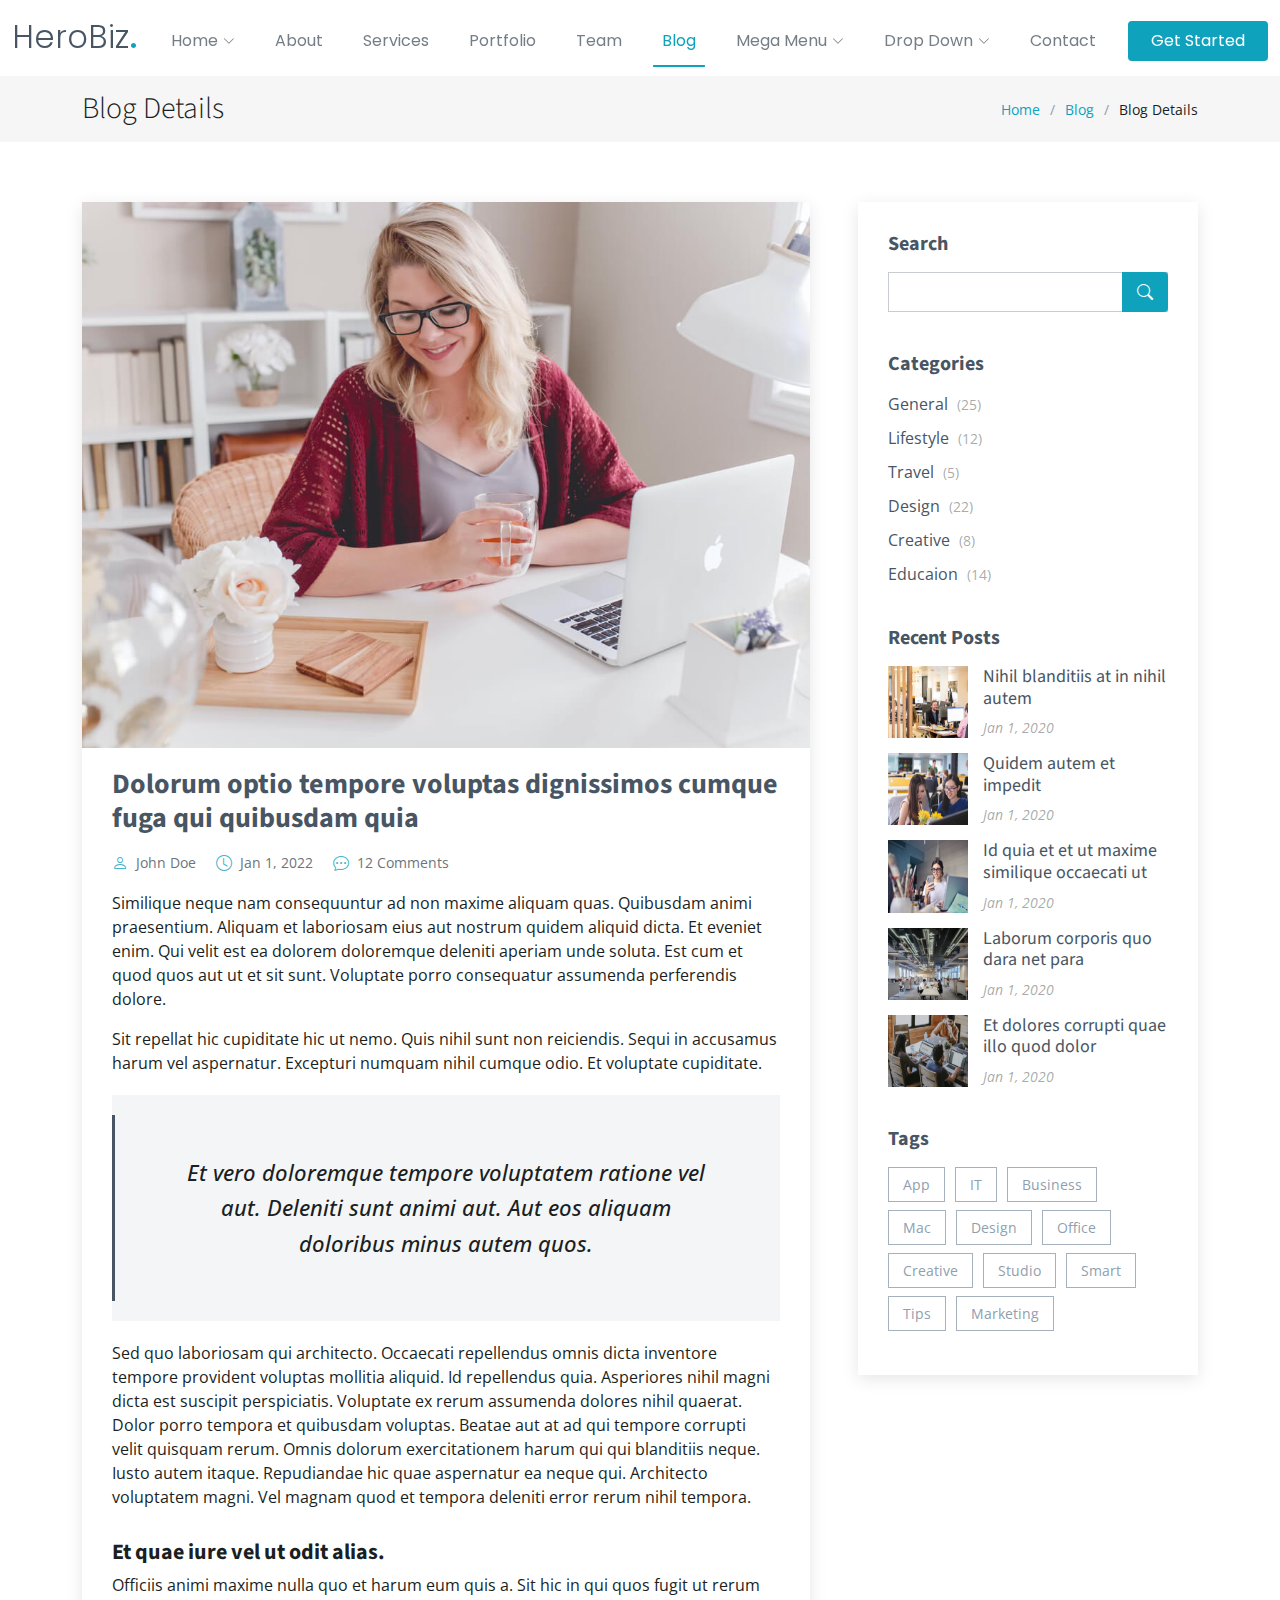
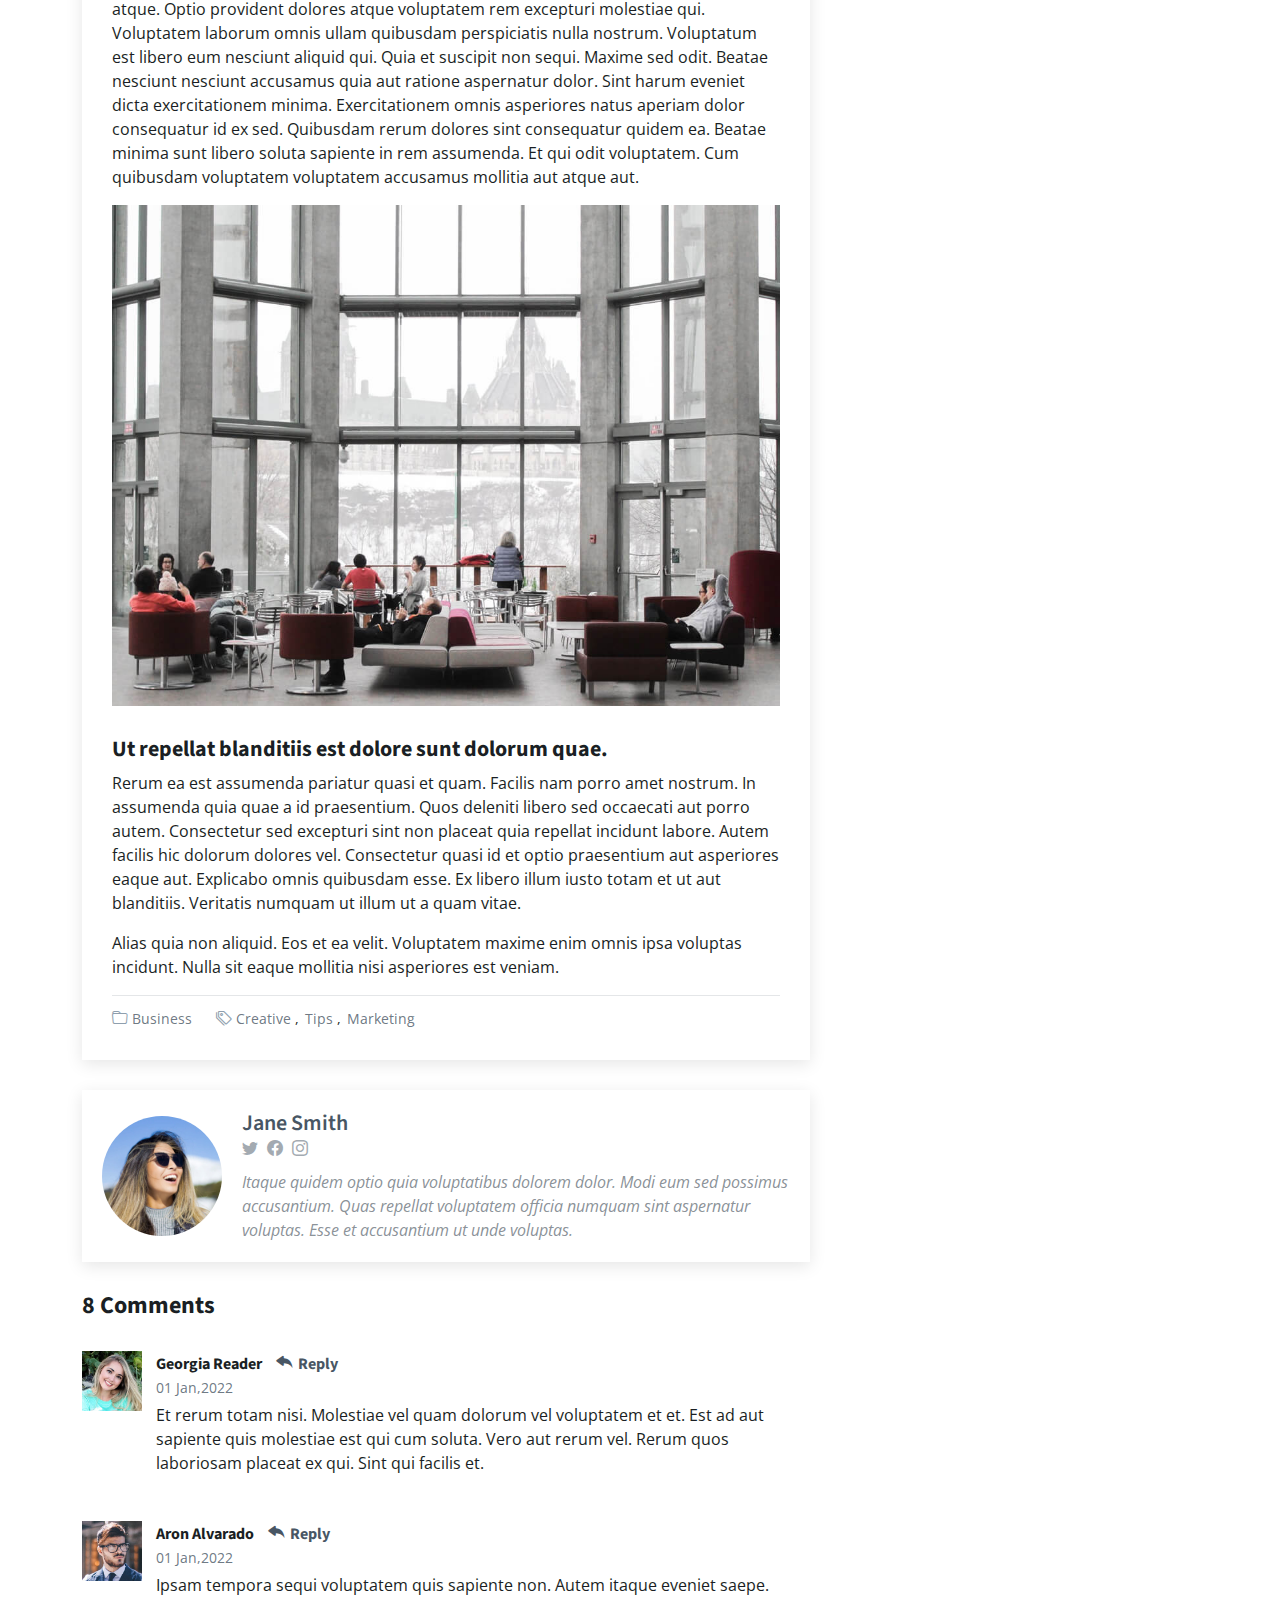
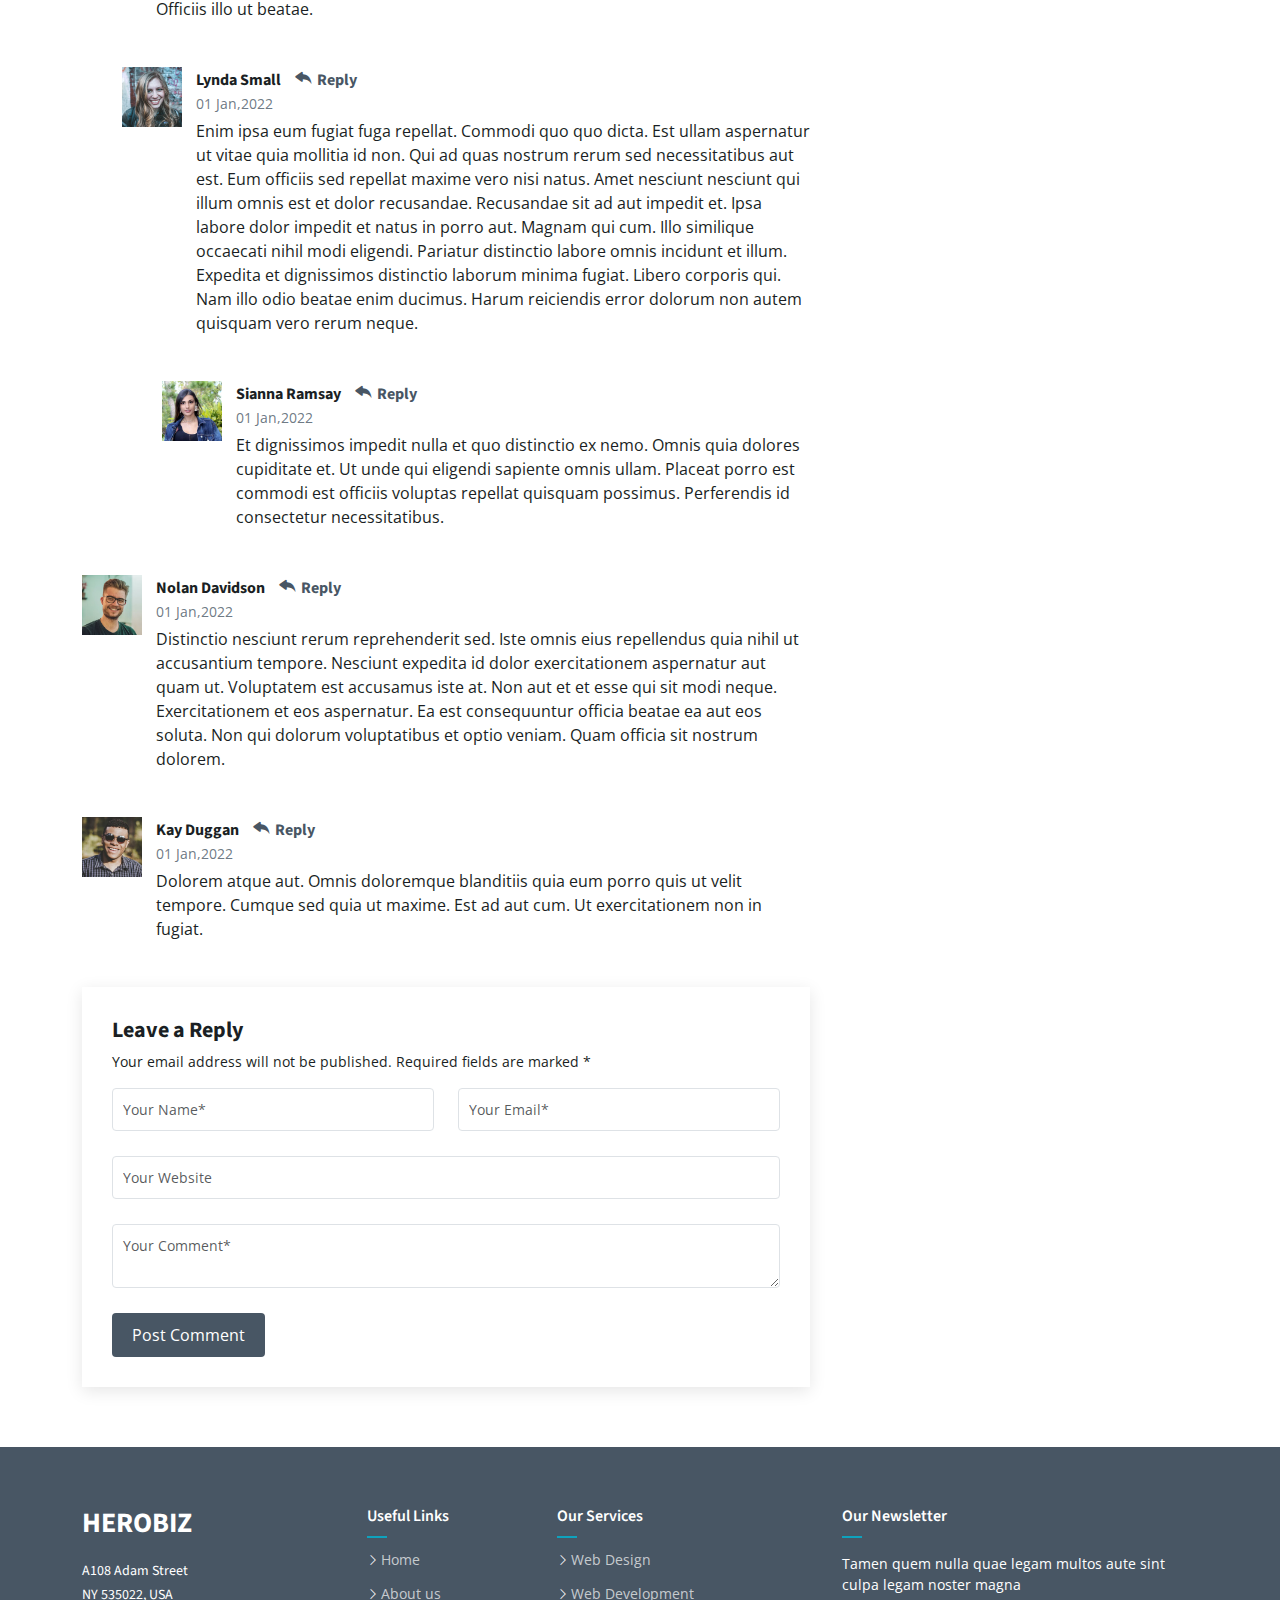
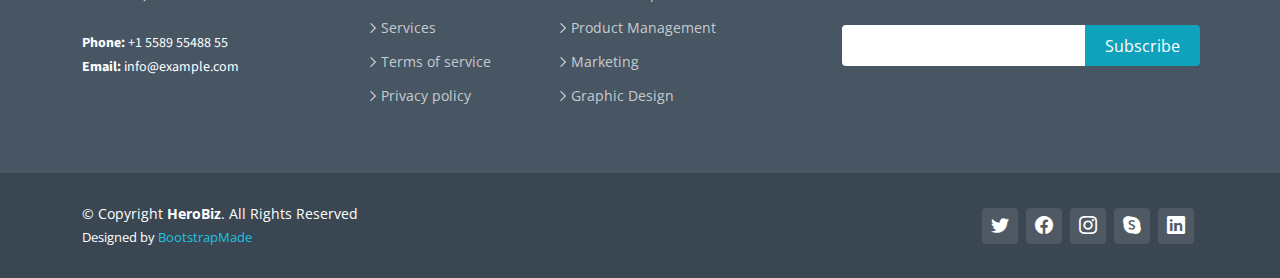
<file: blog-details.html>
<!DOCTYPE html>
<html lang="en">

<head>
  <meta charset="utf-8">
  <meta content="width=device-width, initial-scale=1.0" name="viewport">

  <title>Blog Details - HeroBiz Bootstrap Template</title>
  <meta content="" name="description">
  <meta content="" name="keywords">

  <!-- Favicons -->
  <link href="assets/img/favicon.png" rel="icon">
  <link href="assets/img/apple-touch-icon.png" rel="apple-touch-icon">

  <!-- Google Fonts -->
  <link rel="preconnect" href="https://fonts.googleapis.com">
  <link rel="preconnect" href="https://fonts.gstatic.com" crossorigin>
  <link href="https://fonts.googleapis.com/css2?family=Open+Sans:ital,wght@0,300;0,400;0,500;0,600;0,700;1,300;1,400;1,500;1,600;1,700&family=Poppins:ital,wght@0,300;0,400;0,500;0,600;0,700;1,300;1,400;1,500;1,600;1,700&family=Source+Sans+Pro:ital,wght@0,300;0,400;0,600;0,700;1,300;1,400;1,600;1,700&display=swap" rel="stylesheet">

  <!-- Vendor CSS Files -->
  <link href="assets/vendor/bootstrap/css/bootstrap.min.css" rel="stylesheet">
  <link href="assets/vendor/bootstrap-icons/bootstrap-icons.css" rel="stylesheet">
  <link href="assets/vendor/aos/aos.css" rel="stylesheet">
  <link href="assets/vendor/glightbox/css/glightbox.min.css" rel="stylesheet">
  <link href="assets/vendor/swiper/swiper-bundle.min.css" rel="stylesheet">

  <!-- Variables CSS Files. Uncomment your preferred color scheme -->
  <link href="assets/css/variables.css" rel="stylesheet">
  <!-- <link href="assets/css/variables-blue.css" rel="stylesheet"> -->
  <!-- <link href="assets/css/variables-green.css" rel="stylesheet"> -->
  <!-- <link href="assets/css/variables-orange.css" rel="stylesheet"> -->
  <!-- <link href="assets/css/variables-purple.css" rel="stylesheet"> -->
  <!-- <link href="assets/css/variables-red.css" rel="stylesheet"> -->
  <!-- <link href="assets/css/variables-pink.css" rel="stylesheet"> -->

  <!-- Template Main CSS File -->
  <link href="assets/css/main.css" rel="stylesheet">

  <!-- =======================================================
  * Template Name: HeroBiz
  * Updated: Jul 27 2023 with Bootstrap v5.3.1
  * Template URL: https://bootstrapmade.com/herobiz-bootstrap-business-template/
  * Author: BootstrapMade.com
  * License: https://bootstrapmade.com/license/
  ======================================================== -->
</head>

<body>

  <!-- ======= Header ======= -->
  <header id="header" class="header fixed-top" data-scrollto-offset="0">
    <div class="container-fluid d-flex align-items-center justify-content-between">

      <a href="index.html" class="logo d-flex align-items-center scrollto me-auto me-lg-0">
        <!-- Uncomment the line below if you also wish to use an image logo -->
        <!-- <img src="assets/img/logo.png" alt=""> -->
        <h1>HeroBiz<span>.</span></h1>
      </a>

      <nav id="navbar" class="navbar">
        <ul>

          <li class="dropdown"><a href="#"><span>Home</span> <i class="bi bi-chevron-down dropdown-indicator"></i></a>
            <ul>
              <li><a href="index.html">Home 1 - index.html</a></li>
              <li><a href="index-2.html">Home 2 - index-2.html</a></li>
              <li><a href="index-3.html">Home 3 - index-3.html</a></li>
              <li><a href="index-4.html">Home 4 - index-4.html</a></li>
            </ul>
          </li>

          <li><a class="nav-link scrollto" href="index.html#about">About</a></li>
          <li><a class="nav-link scrollto" href="index.html#services">Services</a></li>
          <li><a class="nav-link scrollto" href="index.html#portfolio">Portfolio</a></li>
          <li><a class="nav-link scrollto" href="index.html#team">Team</a></li>
          <li><a href="blog.html" class="active">Blog</a></li>
          <li class="dropdown megamenu"><a href="#"><span>Mega Menu</span> <i class="bi bi-chevron-down dropdown-indicator"></i></a>
            <ul>
              <li>
                <a href="#">Column 1 link 1</a>
                <a href="#">Column 1 link 2</a>
                <a href="#">Column 1 link 3</a>
              </li>
              <li>
                <a href="#">Column 2 link 1</a>
                <a href="#">Column 2 link 2</a>
                <a href="#">Column 3 link 3</a>
              </li>
              <li>
                <a href="#">Column 3 link 1</a>
                <a href="#">Column 3 link 2</a>
                <a href="#">Column 3 link 3</a>
              </li>
              <li>
                <a href="#">Column 4 link 1</a>
                <a href="#">Column 4 link 2</a>
                <a href="#">Column 4 link 3</a>
              </li>
            </ul>
          </li>
          <li class="dropdown"><a href="#"><span>Drop Down</span> <i class="bi bi-chevron-down dropdown-indicator"></i></a>
            <ul>
              <li><a href="#">Drop Down 1</a></li>
              <li class="dropdown"><a href="#"><span>Deep Drop Down</span> <i class="bi bi-chevron-down dropdown-indicator"></i></a>
                <ul>
                  <li><a href="#">Deep Drop Down 1</a></li>
                  <li><a href="#">Deep Drop Down 2</a></li>
                  <li><a href="#">Deep Drop Down 3</a></li>
                  <li><a href="#">Deep Drop Down 4</a></li>
                  <li><a href="#">Deep Drop Down 5</a></li>
                </ul>
              </li>
              <li><a href="#">Drop Down 2</a></li>
              <li><a href="#">Drop Down 3</a></li>
              <li><a href="#">Drop Down 4</a></li>
            </ul>
          </li>
          <li><a class="nav-link scrollto" href="index.html#contact">Contact</a></li>
        </ul>
        <i class="bi bi-list mobile-nav-toggle d-none"></i>
      </nav><!-- .navbar -->

      <a class="btn-getstarted scrollto" href="index.html#about">Get Started</a>

    </div>
  </header><!-- End Header -->

  <main id="main">

    <!-- ======= Breadcrumbs ======= -->
    <div class="breadcrumbs">
      <div class="container">

        <div class="d-flex justify-content-between align-items-center">
          <h2>Blog Details</h2>
          <ol>
            <li><a href="index.html">Home</a></li>
            <li><a href="blog.html">Blog</a></li>
            <li>Blog Details</li>
          </ol>
        </div>

      </div>
    </div><!-- End Breadcrumbs -->

    <!-- ======= Blog Details Section ======= -->
    <section id="blog" class="blog">
      <div class="container" data-aos="fade-up">

        <div class="row g-5">

          <div class="col-lg-8">

            <article class="blog-details">

              <div class="post-img">
                <img src="assets/img/blog/blog-1.jpg" alt="" class="img-fluid">
              </div>

              <h2 class="title">Dolorum optio tempore voluptas dignissimos cumque fuga qui quibusdam quia</h2>

              <div class="meta-top">
                <ul>
                  <li class="d-flex align-items-center"><i class="bi bi-person"></i> <a href="blog-details.html">John Doe</a></li>
                  <li class="d-flex align-items-center"><i class="bi bi-clock"></i> <a href="blog-details.html"><time datetime="2020-01-01">Jan 1, 2022</time></a></li>
                  <li class="d-flex align-items-center"><i class="bi bi-chat-dots"></i> <a href="blog-details.html">12 Comments</a></li>
                </ul>
              </div><!-- End meta top -->

              <div class="content">
                <p>
                  Similique neque nam consequuntur ad non maxime aliquam quas. Quibusdam animi praesentium. Aliquam et laboriosam eius aut nostrum quidem aliquid dicta.
                  Et eveniet enim. Qui velit est ea dolorem doloremque deleniti aperiam unde soluta. Est cum et quod quos aut ut et sit sunt. Voluptate porro consequatur assumenda perferendis dolore.
                </p>

                <p>
                  Sit repellat hic cupiditate hic ut nemo. Quis nihil sunt non reiciendis. Sequi in accusamus harum vel aspernatur. Excepturi numquam nihil cumque odio. Et voluptate cupiditate.
                </p>

                <blockquote>
                  <p>
                    Et vero doloremque tempore voluptatem ratione vel aut. Deleniti sunt animi aut. Aut eos aliquam doloribus minus autem quos.
                  </p>
                </blockquote>

                <p>
                  Sed quo laboriosam qui architecto. Occaecati repellendus omnis dicta inventore tempore provident voluptas mollitia aliquid. Id repellendus quia. Asperiores nihil magni dicta est suscipit perspiciatis. Voluptate ex rerum assumenda dolores nihil quaerat.
                  Dolor porro tempora et quibusdam voluptas. Beatae aut at ad qui tempore corrupti velit quisquam rerum. Omnis dolorum exercitationem harum qui qui blanditiis neque.
                  Iusto autem itaque. Repudiandae hic quae aspernatur ea neque qui. Architecto voluptatem magni. Vel magnam quod et tempora deleniti error rerum nihil tempora.
                </p>

                <h3>Et quae iure vel ut odit alias.</h3>
                <p>
                  Officiis animi maxime nulla quo et harum eum quis a. Sit hic in qui quos fugit ut rerum atque. Optio provident dolores atque voluptatem rem excepturi molestiae qui. Voluptatem laborum omnis ullam quibusdam perspiciatis nulla nostrum. Voluptatum est libero eum nesciunt aliquid qui.
                  Quia et suscipit non sequi. Maxime sed odit. Beatae nesciunt nesciunt accusamus quia aut ratione aspernatur dolor. Sint harum eveniet dicta exercitationem minima. Exercitationem omnis asperiores natus aperiam dolor consequatur id ex sed. Quibusdam rerum dolores sint consequatur quidem ea.
                  Beatae minima sunt libero soluta sapiente in rem assumenda. Et qui odit voluptatem. Cum quibusdam voluptatem voluptatem accusamus mollitia aut atque aut.
                </p>
                <img src="assets/img/blog/blog-inside-post.jpg" class="img-fluid" alt="">

                <h3>Ut repellat blanditiis est dolore sunt dolorum quae.</h3>
                <p>
                  Rerum ea est assumenda pariatur quasi et quam. Facilis nam porro amet nostrum. In assumenda quia quae a id praesentium. Quos deleniti libero sed occaecati aut porro autem. Consectetur sed excepturi sint non placeat quia repellat incidunt labore. Autem facilis hic dolorum dolores vel.
                  Consectetur quasi id et optio praesentium aut asperiores eaque aut. Explicabo omnis quibusdam esse. Ex libero illum iusto totam et ut aut blanditiis. Veritatis numquam ut illum ut a quam vitae.
                </p>
                <p>
                  Alias quia non aliquid. Eos et ea velit. Voluptatem maxime enim omnis ipsa voluptas incidunt. Nulla sit eaque mollitia nisi asperiores est veniam.
                </p>

              </div><!-- End post content -->

              <div class="meta-bottom">
                <i class="bi bi-folder"></i>
                <ul class="cats">
                  <li><a href="#">Business</a></li>
                </ul>

                <i class="bi bi-tags"></i>
                <ul class="tags">
                  <li><a href="#">Creative</a></li>
                  <li><a href="#">Tips</a></li>
                  <li><a href="#">Marketing</a></li>
                </ul>
              </div><!-- End meta bottom -->

            </article><!-- End blog post -->

            <div class="post-author d-flex align-items-center">
              <img src="assets/img/blog/blog-author.jpg" class="rounded-circle flex-shrink-0" alt="">
              <div>
                <h4>Jane Smith</h4>
                <div class="social-links">
                  <a href="https://twitters.com/#"><i class="bi bi-twitter"></i></a>
                  <a href="https://facebook.com/#"><i class="bi bi-facebook"></i></a>
                  <a href="https://instagram.com/#"><i class="biu bi-instagram"></i></a>
                </div>
                <p>
                  Itaque quidem optio quia voluptatibus dolorem dolor. Modi eum sed possimus accusantium. Quas repellat voluptatem officia numquam sint aspernatur voluptas. Esse et accusantium ut unde voluptas.
                </p>
              </div>
            </div><!-- End post author -->

            <div class="comments">

              <h4 class="comments-count">8 Comments</h4>

              <div id="comment-1" class="comment">
                <div class="d-flex">
                  <div class="comment-img"><img src="assets/img/blog/comments-1.jpg" alt=""></div>
                  <div>
                    <h5><a href="">Georgia Reader</a> <a href="#" class="reply"><i class="bi bi-reply-fill"></i> Reply</a></h5>
                    <time datetime="2020-01-01">01 Jan,2022</time>
                    <p>
                      Et rerum totam nisi. Molestiae vel quam dolorum vel voluptatem et et. Est ad aut sapiente quis molestiae est qui cum soluta.
                      Vero aut rerum vel. Rerum quos laboriosam placeat ex qui. Sint qui facilis et.
                    </p>
                  </div>
                </div>
              </div><!-- End comment #1 -->

              <div id="comment-2" class="comment">
                <div class="d-flex">
                  <div class="comment-img"><img src="assets/img/blog/comments-2.jpg" alt=""></div>
                  <div>
                    <h5><a href="">Aron Alvarado</a> <a href="#" class="reply"><i class="bi bi-reply-fill"></i> Reply</a></h5>
                    <time datetime="2020-01-01">01 Jan,2022</time>
                    <p>
                      Ipsam tempora sequi voluptatem quis sapiente non. Autem itaque eveniet saepe. Officiis illo ut beatae.
                    </p>
                  </div>
                </div>

                <div id="comment-reply-1" class="comment comment-reply">
                  <div class="d-flex">
                    <div class="comment-img"><img src="assets/img/blog/comments-3.jpg" alt=""></div>
                    <div>
                      <h5><a href="">Lynda Small</a> <a href="#" class="reply"><i class="bi bi-reply-fill"></i> Reply</a></h5>
                      <time datetime="2020-01-01">01 Jan,2022</time>
                      <p>
                        Enim ipsa eum fugiat fuga repellat. Commodi quo quo dicta. Est ullam aspernatur ut vitae quia mollitia id non. Qui ad quas nostrum rerum sed necessitatibus aut est. Eum officiis sed repellat maxime vero nisi natus. Amet nesciunt nesciunt qui illum omnis est et dolor recusandae.

                        Recusandae sit ad aut impedit et. Ipsa labore dolor impedit et natus in porro aut. Magnam qui cum. Illo similique occaecati nihil modi eligendi. Pariatur distinctio labore omnis incidunt et illum. Expedita et dignissimos distinctio laborum minima fugiat.

                        Libero corporis qui. Nam illo odio beatae enim ducimus. Harum reiciendis error dolorum non autem quisquam vero rerum neque.
                      </p>
                    </div>
                  </div>

                  <div id="comment-reply-2" class="comment comment-reply">
                    <div class="d-flex">
                      <div class="comment-img"><img src="assets/img/blog/comments-4.jpg" alt=""></div>
                      <div>
                        <h5><a href="">Sianna Ramsay</a> <a href="#" class="reply"><i class="bi bi-reply-fill"></i> Reply</a></h5>
                        <time datetime="2020-01-01">01 Jan,2022</time>
                        <p>
                          Et dignissimos impedit nulla et quo distinctio ex nemo. Omnis quia dolores cupiditate et. Ut unde qui eligendi sapiente omnis ullam. Placeat porro est commodi est officiis voluptas repellat quisquam possimus. Perferendis id consectetur necessitatibus.
                        </p>
                      </div>
                    </div>

                  </div><!-- End comment reply #2-->

                </div><!-- End comment reply #1-->

              </div><!-- End comment #2-->

              <div id="comment-3" class="comment">
                <div class="d-flex">
                  <div class="comment-img"><img src="assets/img/blog/comments-5.jpg" alt=""></div>
                  <div>
                    <h5><a href="">Nolan Davidson</a> <a href="#" class="reply"><i class="bi bi-reply-fill"></i> Reply</a></h5>
                    <time datetime="2020-01-01">01 Jan,2022</time>
                    <p>
                      Distinctio nesciunt rerum reprehenderit sed. Iste omnis eius repellendus quia nihil ut accusantium tempore. Nesciunt expedita id dolor exercitationem aspernatur aut quam ut. Voluptatem est accusamus iste at.
                      Non aut et et esse qui sit modi neque. Exercitationem et eos aspernatur. Ea est consequuntur officia beatae ea aut eos soluta. Non qui dolorum voluptatibus et optio veniam. Quam officia sit nostrum dolorem.
                    </p>
                  </div>
                </div>

              </div><!-- End comment #3 -->

              <div id="comment-4" class="comment">
                <div class="d-flex">
                  <div class="comment-img"><img src="assets/img/blog/comments-6.jpg" alt=""></div>
                  <div>
                    <h5><a href="">Kay Duggan</a> <a href="#" class="reply"><i class="bi bi-reply-fill"></i> Reply</a></h5>
                    <time datetime="2020-01-01">01 Jan,2022</time>
                    <p>
                      Dolorem atque aut. Omnis doloremque blanditiis quia eum porro quis ut velit tempore. Cumque sed quia ut maxime. Est ad aut cum. Ut exercitationem non in fugiat.
                    </p>
                  </div>
                </div>

              </div><!-- End comment #4 -->

              <div class="reply-form">

                <h4>Leave a Reply</h4>
                <p>Your email address will not be published. Required fields are marked * </p>
                <form action="">
                  <div class="row">
                    <div class="col-md-6 form-group">
                      <input name="name" type="text" class="form-control" placeholder="Your Name*">
                    </div>
                    <div class="col-md-6 form-group">
                      <input name="email" type="text" class="form-control" placeholder="Your Email*">
                    </div>
                  </div>
                  <div class="row">
                    <div class="col form-group">
                      <input name="website" type="text" class="form-control" placeholder="Your Website">
                    </div>
                  </div>
                  <div class="row">
                    <div class="col form-group">
                      <textarea name="comment" class="form-control" placeholder="Your Comment*"></textarea>
                    </div>
                  </div>
                  <button type="submit" class="btn btn-primary">Post Comment</button>

                </form>

              </div>

            </div><!-- End blog comments -->

          </div>

          <div class="col-lg-4">

            <div class="sidebar">

              <div class="sidebar-item search-form">
                <h3 class="sidebar-title">Search</h3>
                <form action="" class="mt-3">
                  <input type="text">
                  <button type="submit"><i class="bi bi-search"></i></button>
                </form>
              </div><!-- End sidebar search formn-->

              <div class="sidebar-item categories">
                <h3 class="sidebar-title">Categories</h3>
                <ul class="mt-3">
                  <li><a href="#">General <span>(25)</span></a></li>
                  <li><a href="#">Lifestyle <span>(12)</span></a></li>
                  <li><a href="#">Travel <span>(5)</span></a></li>
                  <li><a href="#">Design <span>(22)</span></a></li>
                  <li><a href="#">Creative <span>(8)</span></a></li>
                  <li><a href="#">Educaion <span>(14)</span></a></li>
                </ul>
              </div><!-- End sidebar categories-->

              <div class="sidebar-item recent-posts">
                <h3 class="sidebar-title">Recent Posts</h3>

                <div class="mt-3">

                  <div class="post-item mt-3">
                    <img src="assets/img/blog/blog-recent-1.jpg" alt="" class="flex-shrink-0">
                    <div>
                      <h4><a href="blog-post.html">Nihil blanditiis at in nihil autem</a></h4>
                      <time datetime="2020-01-01">Jan 1, 2020</time>
                    </div>
                  </div><!-- End recent post item-->

                  <div class="post-item">
                    <img src="assets/img/blog/blog-recent-2.jpg" alt="" class="flex-shrink-0">
                    <div>
                      <h4><a href="blog-post.html">Quidem autem et impedit</a></h4>
                      <time datetime="2020-01-01">Jan 1, 2020</time>
                    </div>
                  </div><!-- End recent post item-->

                  <div class="post-item">
                    <img src="assets/img/blog/blog-recent-3.jpg" alt="" class="flex-shrink-0">
                    <div>
                      <h4><a href="blog-post.html">Id quia et et ut maxime similique occaecati ut</a></h4>
                      <time datetime="2020-01-01">Jan 1, 2020</time>
                    </div>
                  </div><!-- End recent post item-->

                  <div class="post-item">
                    <img src="assets/img/blog/blog-recent-4.jpg" alt="" class="flex-shrink-0">
                    <div>
                      <h4><a href="blog-post.html">Laborum corporis quo dara net para</a></h4>
                      <time datetime="2020-01-01">Jan 1, 2020</time>
                    </div>
                  </div><!-- End recent post item-->

                  <div class="post-item">
                    <img src="assets/img/blog/blog-recent-5.jpg" alt="" class="flex-shrink-0">
                    <div>
                      <h4><a href="blog-post.html">Et dolores corrupti quae illo quod dolor</a></h4>
                      <time datetime="2020-01-01">Jan 1, 2020</time>
                    </div>
                  </div><!-- End recent post item-->

                </div>

              </div><!-- End sidebar recent posts-->

              <div class="sidebar-item tags">
                <h3 class="sidebar-title">Tags</h3>
                <ul class="mt-3">
                  <li><a href="#">App</a></li>
                  <li><a href="#">IT</a></li>
                  <li><a href="#">Business</a></li>
                  <li><a href="#">Mac</a></li>
                  <li><a href="#">Design</a></li>
                  <li><a href="#">Office</a></li>
                  <li><a href="#">Creative</a></li>
                  <li><a href="#">Studio</a></li>
                  <li><a href="#">Smart</a></li>
                  <li><a href="#">Tips</a></li>
                  <li><a href="#">Marketing</a></li>
                </ul>
              </div><!-- End sidebar tags-->

            </div><!-- End Blog Sidebar -->

          </div>
        </div>

      </div>
    </section><!-- End Blog Details Section -->

  </main><!-- End #main -->

  <!-- ======= Footer ======= -->
  <footer id="footer" class="footer">

    <div class="footer-content">
      <div class="container">
        <div class="row">

          <div class="col-lg-3 col-md-6">
            <div class="footer-info">
              <h3>HeroBiz</h3>
              <p>
                A108 Adam Street <br>
                NY 535022, USA<br><br>
                <strong>Phone:</strong> +1 5589 55488 55<br>
                <strong>Email:</strong> info@example.com<br>
              </p>
            </div>
          </div>

          <div class="col-lg-2 col-md-6 footer-links">
            <h4>Useful Links</h4>
            <ul>
              <li><i class="bi bi-chevron-right"></i> <a href="#">Home</a></li>
              <li><i class="bi bi-chevron-right"></i> <a href="#">About us</a></li>
              <li><i class="bi bi-chevron-right"></i> <a href="#">Services</a></li>
              <li><i class="bi bi-chevron-right"></i> <a href="#">Terms of service</a></li>
              <li><i class="bi bi-chevron-right"></i> <a href="#">Privacy policy</a></li>
            </ul>
          </div>

          <div class="col-lg-3 col-md-6 footer-links">
            <h4>Our Services</h4>
            <ul>
              <li><i class="bi bi-chevron-right"></i> <a href="#">Web Design</a></li>
              <li><i class="bi bi-chevron-right"></i> <a href="#">Web Development</a></li>
              <li><i class="bi bi-chevron-right"></i> <a href="#">Product Management</a></li>
              <li><i class="bi bi-chevron-right"></i> <a href="#">Marketing</a></li>
              <li><i class="bi bi-chevron-right"></i> <a href="#">Graphic Design</a></li>
            </ul>
          </div>

          <div class="col-lg-4 col-md-6 footer-newsletter">
            <h4>Our Newsletter</h4>
            <p>Tamen quem nulla quae legam multos aute sint culpa legam noster magna</p>
            <form action="" method="post">
              <input type="email" name="email"><input type="submit" value="Subscribe">
            </form>

          </div>

        </div>
      </div>
    </div>

    <div class="footer-legal text-center">
      <div class="container d-flex flex-column flex-lg-row justify-content-center justify-content-lg-between align-items-center">

        <div class="d-flex flex-column align-items-center align-items-lg-start">
          <div class="copyright">
            &copy; Copyright <strong><span>HeroBiz</span></strong>. All Rights Reserved
          </div>
          <div class="credits">
            <!-- All the links in the footer should remain intact. -->
            <!-- You can delete the links only if you purchased the pro version. -->
            <!-- Licensing information: https://bootstrapmade.com/license/ -->
            <!-- Purchase the pro version with working PHP/AJAX contact form: https://bootstrapmade.com/herobiz-bootstrap-business-template/ -->
            Designed by <a href="https://bootstrapmade.com/">BootstrapMade</a>
          </div>
        </div>

        <div class="social-links order-first order-lg-last mb-3 mb-lg-0">
          <a href="#" class="twitter"><i class="bi bi-twitter"></i></a>
          <a href="#" class="facebook"><i class="bi bi-facebook"></i></a>
          <a href="#" class="instagram"><i class="bi bi-instagram"></i></a>
          <a href="#" class="google-plus"><i class="bi bi-skype"></i></a>
          <a href="#" class="linkedin"><i class="bi bi-linkedin"></i></a>
        </div>

      </div>
    </div>

  </footer><!-- End Footer -->

  <a href="#" class="scroll-top d-flex align-items-center justify-content-center"><i class="bi bi-arrow-up-short"></i></a>

  <div id="preloader"></div>

  <!-- Vendor JS Files -->
  <script src="assets/vendor/bootstrap/js/bootstrap.bundle.min.js"></script>
  <script src="assets/vendor/aos/aos.js"></script>
  <script src="assets/vendor/glightbox/js/glightbox.min.js"></script>
  <script src="assets/vendor/isotope-layout/isotope.pkgd.min.js"></script>
  <script src="assets/vendor/swiper/swiper-bundle.min.js"></script>
  <script src="assets/vendor/php-email-form/validate.js"></script>

  <!-- Template Main JS File -->
  <script src="assets/js/main.js"></script>

</body>

</html>
</file>
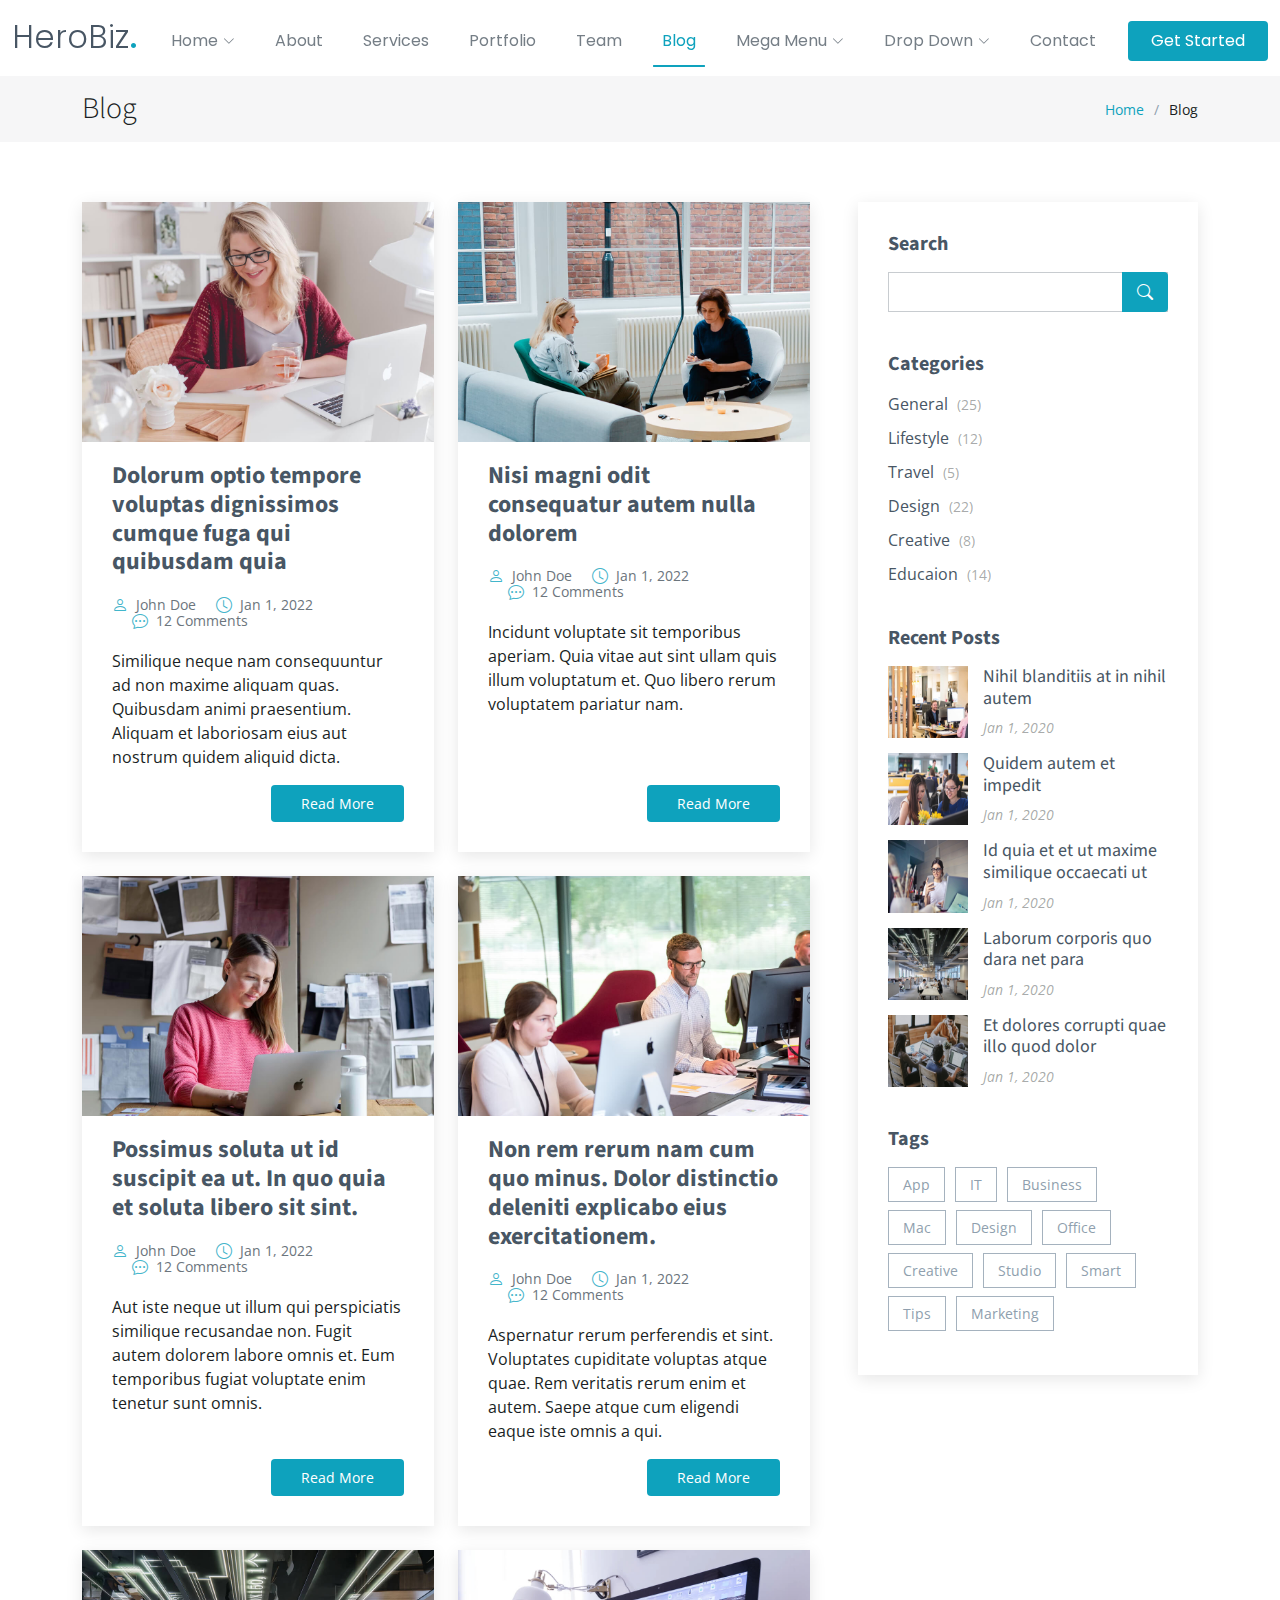
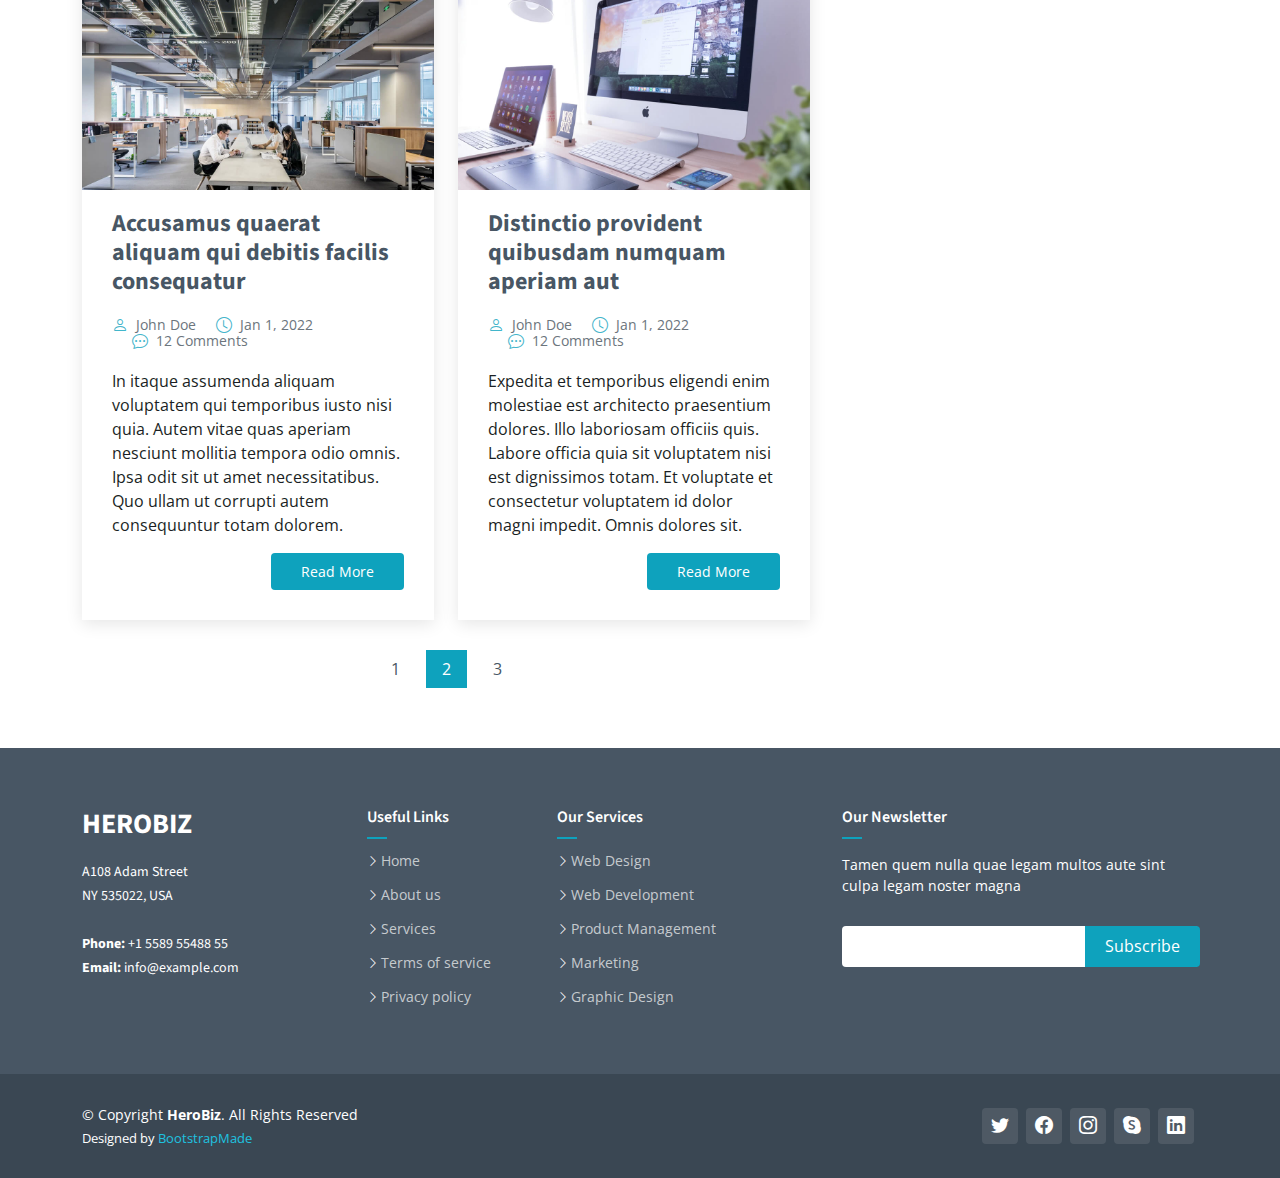
<file: blog.html>
<!DOCTYPE html>
<html lang="en">

<head>
  <meta charset="utf-8">
  <meta content="width=device-width, initial-scale=1.0" name="viewport">

  <title>Blog - HeroBiz Bootstrap Template</title>
  <meta content="" name="description">
  <meta content="" name="keywords">

  <!-- Favicons -->
  <link href="assets/img/favicon.png" rel="icon">
  <link href="assets/img/apple-touch-icon.png" rel="apple-touch-icon">

  <!-- Google Fonts -->
  <link rel="preconnect" href="https://fonts.googleapis.com">
  <link rel="preconnect" href="https://fonts.gstatic.com" crossorigin>
  <link href="https://fonts.googleapis.com/css2?family=Open+Sans:ital,wght@0,300;0,400;0,500;0,600;0,700;1,300;1,400;1,500;1,600;1,700&family=Poppins:ital,wght@0,300;0,400;0,500;0,600;0,700;1,300;1,400;1,500;1,600;1,700&family=Source+Sans+Pro:ital,wght@0,300;0,400;0,600;0,700;1,300;1,400;1,600;1,700&display=swap" rel="stylesheet">

  <!-- Vendor CSS Files -->
  <link href="assets/vendor/bootstrap/css/bootstrap.min.css" rel="stylesheet">
  <link href="assets/vendor/bootstrap-icons/bootstrap-icons.css" rel="stylesheet">
  <link href="assets/vendor/aos/aos.css" rel="stylesheet">
  <link href="assets/vendor/glightbox/css/glightbox.min.css" rel="stylesheet">
  <link href="assets/vendor/swiper/swiper-bundle.min.css" rel="stylesheet">

  <!-- Variables CSS Files. Uncomment your preferred color scheme -->
  <link href="assets/css/variables.css" rel="stylesheet">
  <!-- <link href="assets/css/variables-blue.css" rel="stylesheet"> -->
  <!-- <link href="assets/css/variables-green.css" rel="stylesheet"> -->
  <!-- <link href="assets/css/variables-orange.css" rel="stylesheet"> -->
  <!-- <link href="assets/css/variables-purple.css" rel="stylesheet"> -->
  <!-- <link href="assets/css/variables-red.css" rel="stylesheet"> -->
  <!-- <link href="assets/css/variables-pink.css" rel="stylesheet"> -->

  <!-- Template Main CSS File -->
  <link href="assets/css/main.css" rel="stylesheet">

  <!-- =======================================================
  * Template Name: HeroBiz
  * Updated: Jul 27 2023 with Bootstrap v5.3.1
  * Template URL: https://bootstrapmade.com/herobiz-bootstrap-business-template/
  * Author: BootstrapMade.com
  * License: https://bootstrapmade.com/license/
  ======================================================== -->
</head>

<body>

  <!-- ======= Header ======= -->
  <header id="header" class="header fixed-top" data-scrollto-offset="0">
    <div class="container-fluid d-flex align-items-center justify-content-between">

      <a href="index.html" class="logo d-flex align-items-center scrollto me-auto me-lg-0">
        <!-- Uncomment the line below if you also wish to use an image logo -->
        <!-- <img src="assets/img/logo.png" alt=""> -->
        <h1>HeroBiz<span>.</span></h1>
      </a>

      <nav id="navbar" class="navbar">
        <ul>

          <li class="dropdown"><a href="#"><span>Home</span> <i class="bi bi-chevron-down dropdown-indicator"></i></a>
            <ul>
              <li><a href="index.html">Home 1 - index.html</a></li>
              <li><a href="index-2.html">Home 2 - index-2.html</a></li>
              <li><a href="index-3.html">Home 3 - index-3.html</a></li>
              <li><a href="index-4.html">Home 4 - index-4.html</a></li>
            </ul>
          </li>

          <li><a class="nav-link scrollto" href="index.html#about">About</a></li>
          <li><a class="nav-link scrollto" href="index.html#services">Services</a></li>
          <li><a class="nav-link scrollto" href="index.html#portfolio">Portfolio</a></li>
          <li><a class="nav-link scrollto" href="index.html#team">Team</a></li>
          <li><a href="blog.html" class="active">Blog</a></li>
          <li class="dropdown megamenu"><a href="#"><span>Mega Menu</span> <i class="bi bi-chevron-down dropdown-indicator"></i></a>
            <ul>
              <li>
                <a href="#">Column 1 link 1</a>
                <a href="#">Column 1 link 2</a>
                <a href="#">Column 1 link 3</a>
              </li>
              <li>
                <a href="#">Column 2 link 1</a>
                <a href="#">Column 2 link 2</a>
                <a href="#">Column 3 link 3</a>
              </li>
              <li>
                <a href="#">Column 3 link 1</a>
                <a href="#">Column 3 link 2</a>
                <a href="#">Column 3 link 3</a>
              </li>
              <li>
                <a href="#">Column 4 link 1</a>
                <a href="#">Column 4 link 2</a>
                <a href="#">Column 4 link 3</a>
              </li>
            </ul>
          </li>
          <li class="dropdown"><a href="#"><span>Drop Down</span> <i class="bi bi-chevron-down dropdown-indicator"></i></a>
            <ul>
              <li><a href="#">Drop Down 1</a></li>
              <li class="dropdown"><a href="#"><span>Deep Drop Down</span> <i class="bi bi-chevron-down dropdown-indicator"></i></a>
                <ul>
                  <li><a href="#">Deep Drop Down 1</a></li>
                  <li><a href="#">Deep Drop Down 2</a></li>
                  <li><a href="#">Deep Drop Down 3</a></li>
                  <li><a href="#">Deep Drop Down 4</a></li>
                  <li><a href="#">Deep Drop Down 5</a></li>
                </ul>
              </li>
              <li><a href="#">Drop Down 2</a></li>
              <li><a href="#">Drop Down 3</a></li>
              <li><a href="#">Drop Down 4</a></li>
            </ul>
          </li>
          <li><a class="nav-link scrollto" href="index.html#contact">Contact</a></li>
        </ul>
        <i class="bi bi-list mobile-nav-toggle d-none"></i>
      </nav><!-- .navbar -->

      <a class="btn-getstarted scrollto" href="index.html#about">Get Started</a>

    </div>
  </header><!-- End Header -->

  <main id="main">

    <!-- ======= Breadcrumbs ======= -->
    <div class="breadcrumbs">
      <div class="container">

        <div class="d-flex justify-content-between align-items-center">
          <h2>Blog</h2>
          <ol>
            <li><a href="index.html">Home</a></li>
            <li>Blog</li>
          </ol>
        </div>

      </div>
    </div><!-- End Breadcrumbs -->

    <!-- ======= Blog Section ======= -->
    <section id="blog" class="blog">
      <div class="container" data-aos="fade-up">

        <div class="row g-5">

          <div class="col-lg-8">

            <div class="row gy-4 posts-list">

              <div class="col-lg-6">
                <article class="d-flex flex-column">

                  <div class="post-img">
                    <img src="assets/img/blog/blog-1.jpg" alt="" class="img-fluid">
                  </div>

                  <h2 class="title">
                    <a href="blog-details.html">Dolorum optio tempore voluptas dignissimos cumque fuga qui quibusdam quia</a>
                  </h2>

                  <div class="meta-top">
                    <ul>
                      <li class="d-flex align-items-center"><i class="bi bi-person"></i> <a href="blog-details.html">John Doe</a></li>
                      <li class="d-flex align-items-center"><i class="bi bi-clock"></i> <a href="blog-details.html"><time datetime="2022-01-01">Jan 1, 2022</time></a></li>
                      <li class="d-flex align-items-center"><i class="bi bi-chat-dots"></i> <a href="blog-details.html">12 Comments</a></li>
                    </ul>
                  </div>

                  <div class="content">
                    <p>
                      Similique neque nam consequuntur ad non maxime aliquam quas. Quibusdam animi praesentium. Aliquam et laboriosam eius aut nostrum quidem aliquid dicta.
                    </p>
                  </div>

                  <div class="read-more mt-auto align-self-end">
                    <a href="blog-details.html">Read More</a>
                  </div>

                </article>
              </div><!-- End post list item -->

              <div class="col-lg-6">
                <article class="d-flex flex-column">

                  <div class="post-img">
                    <img src="assets/img/blog/blog-2.jpg" alt="" class="img-fluid">
                  </div>

                  <h2 class="title">
                    <a href="blog-details.html">Nisi magni odit consequatur autem nulla dolorem</a>
                  </h2>

                  <div class="meta-top">
                    <ul>
                      <li class="d-flex align-items-center"><i class="bi bi-person"></i> <a href="blog-details.html">John Doe</a></li>
                      <li class="d-flex align-items-center"><i class="bi bi-clock"></i> <a href="blog-details.html"><time datetime="2022-01-01">Jan 1, 2022</time></a></li>
                      <li class="d-flex align-items-center"><i class="bi bi-chat-dots"></i> <a href="blog-details.html">12 Comments</a></li>
                    </ul>
                  </div>

                  <div class="content">
                    <p>
                      Incidunt voluptate sit temporibus aperiam. Quia vitae aut sint ullam quis illum voluptatum et. Quo libero rerum voluptatem pariatur nam.
                    </p>
                  </div>

                  <div class="read-more mt-auto align-self-end">
                    <a href="blog-details.html">Read More</a>
                  </div>

                </article>
              </div><!-- End post list item -->

              <div class="col-lg-6">
                <article class="d-flex flex-column">

                  <div class="post-img">
                    <img src="assets/img/blog/blog-3.jpg" alt="" class="img-fluid">
                  </div>

                  <h2 class="title">
                    <a href="blog-details.html">Possimus soluta ut id suscipit ea ut. In quo quia et soluta libero sit sint.</a>
                  </h2>

                  <div class="meta-top">
                    <ul>
                      <li class="d-flex align-items-center"><i class="bi bi-person"></i> <a href="blog-details.html">John Doe</a></li>
                      <li class="d-flex align-items-center"><i class="bi bi-clock"></i> <a href="blog-details.html"><time datetime="2022-01-01">Jan 1, 2022</time></a></li>
                      <li class="d-flex align-items-center"><i class="bi bi-chat-dots"></i> <a href="blog-details.html">12 Comments</a></li>
                    </ul>
                  </div>

                  <div class="content">
                    <p>
                      Aut iste neque ut illum qui perspiciatis similique recusandae non. Fugit autem dolorem labore omnis et. Eum temporibus fugiat voluptate enim tenetur sunt omnis.
                    </p>
                  </div>

                  <div class="read-more mt-auto align-self-end">
                    <a href="blog-details.html">Read More</a>
                  </div>

                </article>
              </div><!-- End post list item -->

              <div class="col-lg-6">
                <article class="d-flex flex-column">

                  <div class="post-img">
                    <img src="assets/img/blog/blog-4.jpg" alt="" class="img-fluid">
                  </div>

                  <h2 class="title">
                    <a href="blog-details.html">Non rem rerum nam cum quo minus. Dolor distinctio deleniti explicabo eius exercitationem.</a>
                  </h2>

                  <div class="meta-top">
                    <ul>
                      <li class="d-flex align-items-center"><i class="bi bi-person"></i> <a href="blog-details.html">John Doe</a></li>
                      <li class="d-flex align-items-center"><i class="bi bi-clock"></i> <a href="blog-details.html"><time datetime="2022-01-01">Jan 1, 2022</time></a></li>
                      <li class="d-flex align-items-center"><i class="bi bi-chat-dots"></i> <a href="blog-details.html">12 Comments</a></li>
                    </ul>
                  </div>

                  <div class="content">
                    <p>
                      Aspernatur rerum perferendis et sint. Voluptates cupiditate voluptas atque quae. Rem veritatis rerum enim et autem. Saepe atque cum eligendi eaque iste omnis a qui.
                    </p>
                  </div>

                  <div class="read-more mt-auto align-self-end">
                    <a href="blog-details.html">Read More</a>
                  </div>

                </article>
              </div><!-- End post list item -->

              <div class="col-lg-6">
                <article class="d-flex flex-column">

                  <div class="post-img">
                    <img src="assets/img/blog/blog-5.jpg" alt="" class="img-fluid">
                  </div>

                  <h2 class="title">
                    <a href="blog-details.html">Accusamus quaerat aliquam qui debitis facilis consequatur</a>
                  </h2>

                  <div class="meta-top">
                    <ul>
                      <li class="d-flex align-items-center"><i class="bi bi-person"></i> <a href="blog-details.html">John Doe</a></li>
                      <li class="d-flex align-items-center"><i class="bi bi-clock"></i> <a href="blog-details.html"><time datetime="2022-01-01">Jan 1, 2022</time></a></li>
                      <li class="d-flex align-items-center"><i class="bi bi-chat-dots"></i> <a href="blog-details.html">12 Comments</a></li>
                    </ul>
                  </div>

                  <div class="content">
                    <p>
                      In itaque assumenda aliquam voluptatem qui temporibus iusto nisi quia. Autem vitae quas aperiam nesciunt mollitia tempora odio omnis. Ipsa odit sit ut amet necessitatibus. Quo ullam ut corrupti autem consequuntur totam dolorem.
                    </p>
                  </div>

                  <div class="read-more mt-auto align-self-end">
                    <a href="blog-details.html">Read More</a>
                  </div>

                </article>
              </div><!-- End post list item -->

              <div class="col-lg-6">
                <article class="d-flex flex-column">

                  <div class="post-img">
                    <img src="assets/img/blog/blog-6.jpg" alt="" class="img-fluid">
                  </div>

                  <h2 class="title">
                    <a href="blog-details.html">Distinctio provident quibusdam numquam aperiam aut</a>
                  </h2>

                  <div class="meta-top">
                    <ul>
                      <li class="d-flex align-items-center"><i class="bi bi-person"></i> <a href="blog-details.html">John Doe</a></li>
                      <li class="d-flex align-items-center"><i class="bi bi-clock"></i> <a href="blog-details.html"><time datetime="2022-01-01">Jan 1, 2022</time></a></li>
                      <li class="d-flex align-items-center"><i class="bi bi-chat-dots"></i> <a href="blog-details.html">12 Comments</a></li>
                    </ul>
                  </div>

                  <div class="content">
                    <p>
                      Expedita et temporibus eligendi enim molestiae est architecto praesentium dolores. Illo laboriosam officiis quis. Labore officia quia sit voluptatem nisi est dignissimos totam. Et voluptate et consectetur voluptatem id dolor magni impedit. Omnis dolores sit.
                    </p>
                  </div>

                  <div class="read-more mt-auto align-self-end">
                    <a href="blog-details.html">Read More</a>
                  </div>

                </article>
              </div><!-- End post list item -->

            </div><!-- End blog posts list -->

            <div class="blog-pagination">
              <ul class="justify-content-center">
                <li><a href="#">1</a></li>
                <li class="active"><a href="#">2</a></li>
                <li><a href="#">3</a></li>
              </ul>
            </div><!-- End blog pagination -->

          </div>

          <div class="col-lg-4">

            <div class="sidebar">

              <div class="sidebar-item search-form">
                <h3 class="sidebar-title">Search</h3>
                <form action="" class="mt-3">
                  <input type="text">
                  <button type="submit"><i class="bi bi-search"></i></button>
                </form>
              </div><!-- End sidebar search formn-->

              <div class="sidebar-item categories">
                <h3 class="sidebar-title">Categories</h3>
                <ul class="mt-3">
                  <li><a href="#">General <span>(25)</span></a></li>
                  <li><a href="#">Lifestyle <span>(12)</span></a></li>
                  <li><a href="#">Travel <span>(5)</span></a></li>
                  <li><a href="#">Design <span>(22)</span></a></li>
                  <li><a href="#">Creative <span>(8)</span></a></li>
                  <li><a href="#">Educaion <span>(14)</span></a></li>
                </ul>
              </div><!-- End sidebar categories-->

              <div class="sidebar-item recent-posts">
                <h3 class="sidebar-title">Recent Posts</h3>

                <div class="mt-3">

                  <div class="post-item mt-3">
                    <img src="assets/img/blog/blog-recent-1.jpg" alt="" class="flex-shrink-0">
                    <div>
                      <h4><a href="blog-post.html">Nihil blanditiis at in nihil autem</a></h4>
                      <time datetime="2020-01-01">Jan 1, 2020</time>
                    </div>
                  </div><!-- End recent post item-->

                  <div class="post-item">
                    <img src="assets/img/blog/blog-recent-2.jpg" alt="" class="flex-shrink-0">
                    <div>
                      <h4><a href="blog-post.html">Quidem autem et impedit</a></h4>
                      <time datetime="2020-01-01">Jan 1, 2020</time>
                    </div>
                  </div><!-- End recent post item-->

                  <div class="post-item">
                    <img src="assets/img/blog/blog-recent-3.jpg" alt="" class="flex-shrink-0">
                    <div>
                      <h4><a href="blog-post.html">Id quia et et ut maxime similique occaecati ut</a></h4>
                      <time datetime="2020-01-01">Jan 1, 2020</time>
                    </div>
                  </div><!-- End recent post item-->

                  <div class="post-item">
                    <img src="assets/img/blog/blog-recent-4.jpg" alt="" class="flex-shrink-0">
                    <div>
                      <h4><a href="blog-post.html">Laborum corporis quo dara net para</a></h4>
                      <time datetime="2020-01-01">Jan 1, 2020</time>
                    </div>
                  </div><!-- End recent post item-->

                  <div class="post-item">
                    <img src="assets/img/blog/blog-recent-5.jpg" alt="" class="flex-shrink-0">
                    <div>
                      <h4><a href="blog-post.html">Et dolores corrupti quae illo quod dolor</a></h4>
                      <time datetime="2020-01-01">Jan 1, 2020</time>
                    </div>
                  </div><!-- End recent post item-->

                </div>

              </div><!-- End sidebar recent posts-->

              <div class="sidebar-item tags">
                <h3 class="sidebar-title">Tags</h3>
                <ul class="mt-3">
                  <li><a href="#">App</a></li>
                  <li><a href="#">IT</a></li>
                  <li><a href="#">Business</a></li>
                  <li><a href="#">Mac</a></li>
                  <li><a href="#">Design</a></li>
                  <li><a href="#">Office</a></li>
                  <li><a href="#">Creative</a></li>
                  <li><a href="#">Studio</a></li>
                  <li><a href="#">Smart</a></li>
                  <li><a href="#">Tips</a></li>
                  <li><a href="#">Marketing</a></li>
                </ul>
              </div><!-- End sidebar tags-->

            </div><!-- End Blog Sidebar -->

          </div>

        </div>

      </div>
    </section><!-- End Blog Section -->

  </main><!-- End #main -->

  <!-- ======= Footer ======= -->
  <footer id="footer" class="footer">

    <div class="footer-content">
      <div class="container">
        <div class="row">

          <div class="col-lg-3 col-md-6">
            <div class="footer-info">
              <h3>HeroBiz</h3>
              <p>
                A108 Adam Street <br>
                NY 535022, USA<br><br>
                <strong>Phone:</strong> +1 5589 55488 55<br>
                <strong>Email:</strong> info@example.com<br>
              </p>
            </div>
          </div>

          <div class="col-lg-2 col-md-6 footer-links">
            <h4>Useful Links</h4>
            <ul>
              <li><i class="bi bi-chevron-right"></i> <a href="#">Home</a></li>
              <li><i class="bi bi-chevron-right"></i> <a href="#">About us</a></li>
              <li><i class="bi bi-chevron-right"></i> <a href="#">Services</a></li>
              <li><i class="bi bi-chevron-right"></i> <a href="#">Terms of service</a></li>
              <li><i class="bi bi-chevron-right"></i> <a href="#">Privacy policy</a></li>
            </ul>
          </div>

          <div class="col-lg-3 col-md-6 footer-links">
            <h4>Our Services</h4>
            <ul>
              <li><i class="bi bi-chevron-right"></i> <a href="#">Web Design</a></li>
              <li><i class="bi bi-chevron-right"></i> <a href="#">Web Development</a></li>
              <li><i class="bi bi-chevron-right"></i> <a href="#">Product Management</a></li>
              <li><i class="bi bi-chevron-right"></i> <a href="#">Marketing</a></li>
              <li><i class="bi bi-chevron-right"></i> <a href="#">Graphic Design</a></li>
            </ul>
          </div>

          <div class="col-lg-4 col-md-6 footer-newsletter">
            <h4>Our Newsletter</h4>
            <p>Tamen quem nulla quae legam multos aute sint culpa legam noster magna</p>
            <form action="" method="post">
              <input type="email" name="email"><input type="submit" value="Subscribe">
            </form>

          </div>

        </div>
      </div>
    </div>

    <div class="footer-legal text-center">
      <div class="container d-flex flex-column flex-lg-row justify-content-center justify-content-lg-between align-items-center">

        <div class="d-flex flex-column align-items-center align-items-lg-start">
          <div class="copyright">
            &copy; Copyright <strong><span>HeroBiz</span></strong>. All Rights Reserved
          </div>
          <div class="credits">
            <!-- All the links in the footer should remain intact. -->
            <!-- You can delete the links only if you purchased the pro version. -->
            <!-- Licensing information: https://bootstrapmade.com/license/ -->
            <!-- Purchase the pro version with working PHP/AJAX contact form: https://bootstrapmade.com/herobiz-bootstrap-business-template/ -->
            Designed by <a href="https://bootstrapmade.com/">BootstrapMade</a>
          </div>
        </div>

        <div class="social-links order-first order-lg-last mb-3 mb-lg-0">
          <a href="#" class="twitter"><i class="bi bi-twitter"></i></a>
          <a href="#" class="facebook"><i class="bi bi-facebook"></i></a>
          <a href="#" class="instagram"><i class="bi bi-instagram"></i></a>
          <a href="#" class="google-plus"><i class="bi bi-skype"></i></a>
          <a href="#" class="linkedin"><i class="bi bi-linkedin"></i></a>
        </div>

      </div>
    </div>

  </footer><!-- End Footer -->

  <a href="#" class="scroll-top d-flex align-items-center justify-content-center"><i class="bi bi-arrow-up-short"></i></a>

  <div id="preloader"></div>

  <!-- Vendor JS Files -->
  <script src="assets/vendor/bootstrap/js/bootstrap.bundle.min.js"></script>
  <script src="assets/vendor/aos/aos.js"></script>
  <script src="assets/vendor/glightbox/js/glightbox.min.js"></script>
  <script src="assets/vendor/isotope-layout/isotope.pkgd.min.js"></script>
  <script src="assets/vendor/swiper/swiper-bundle.min.js"></script>
  <script src="assets/vendor/php-email-form/validate.js"></script>

  <!-- Template Main JS File -->
  <script src="assets/js/main.js"></script>

</body>

</html>
</file>
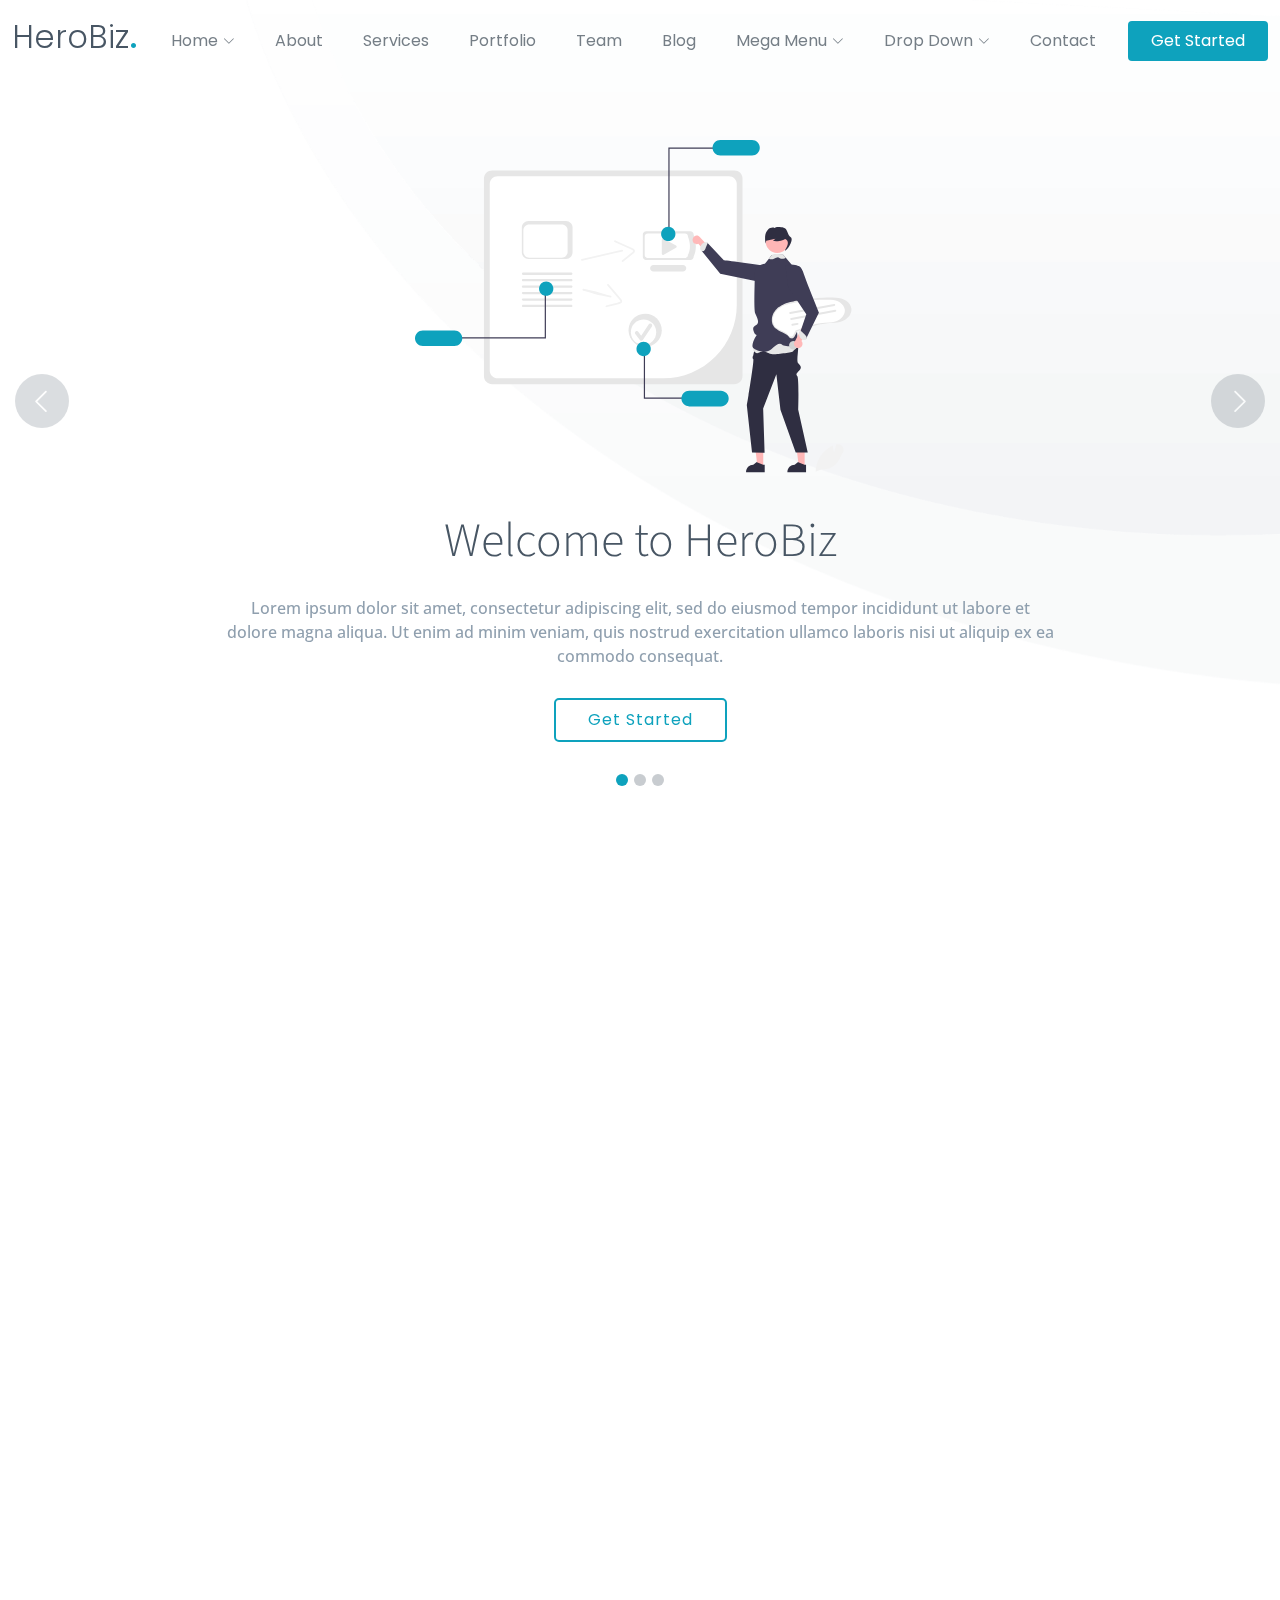
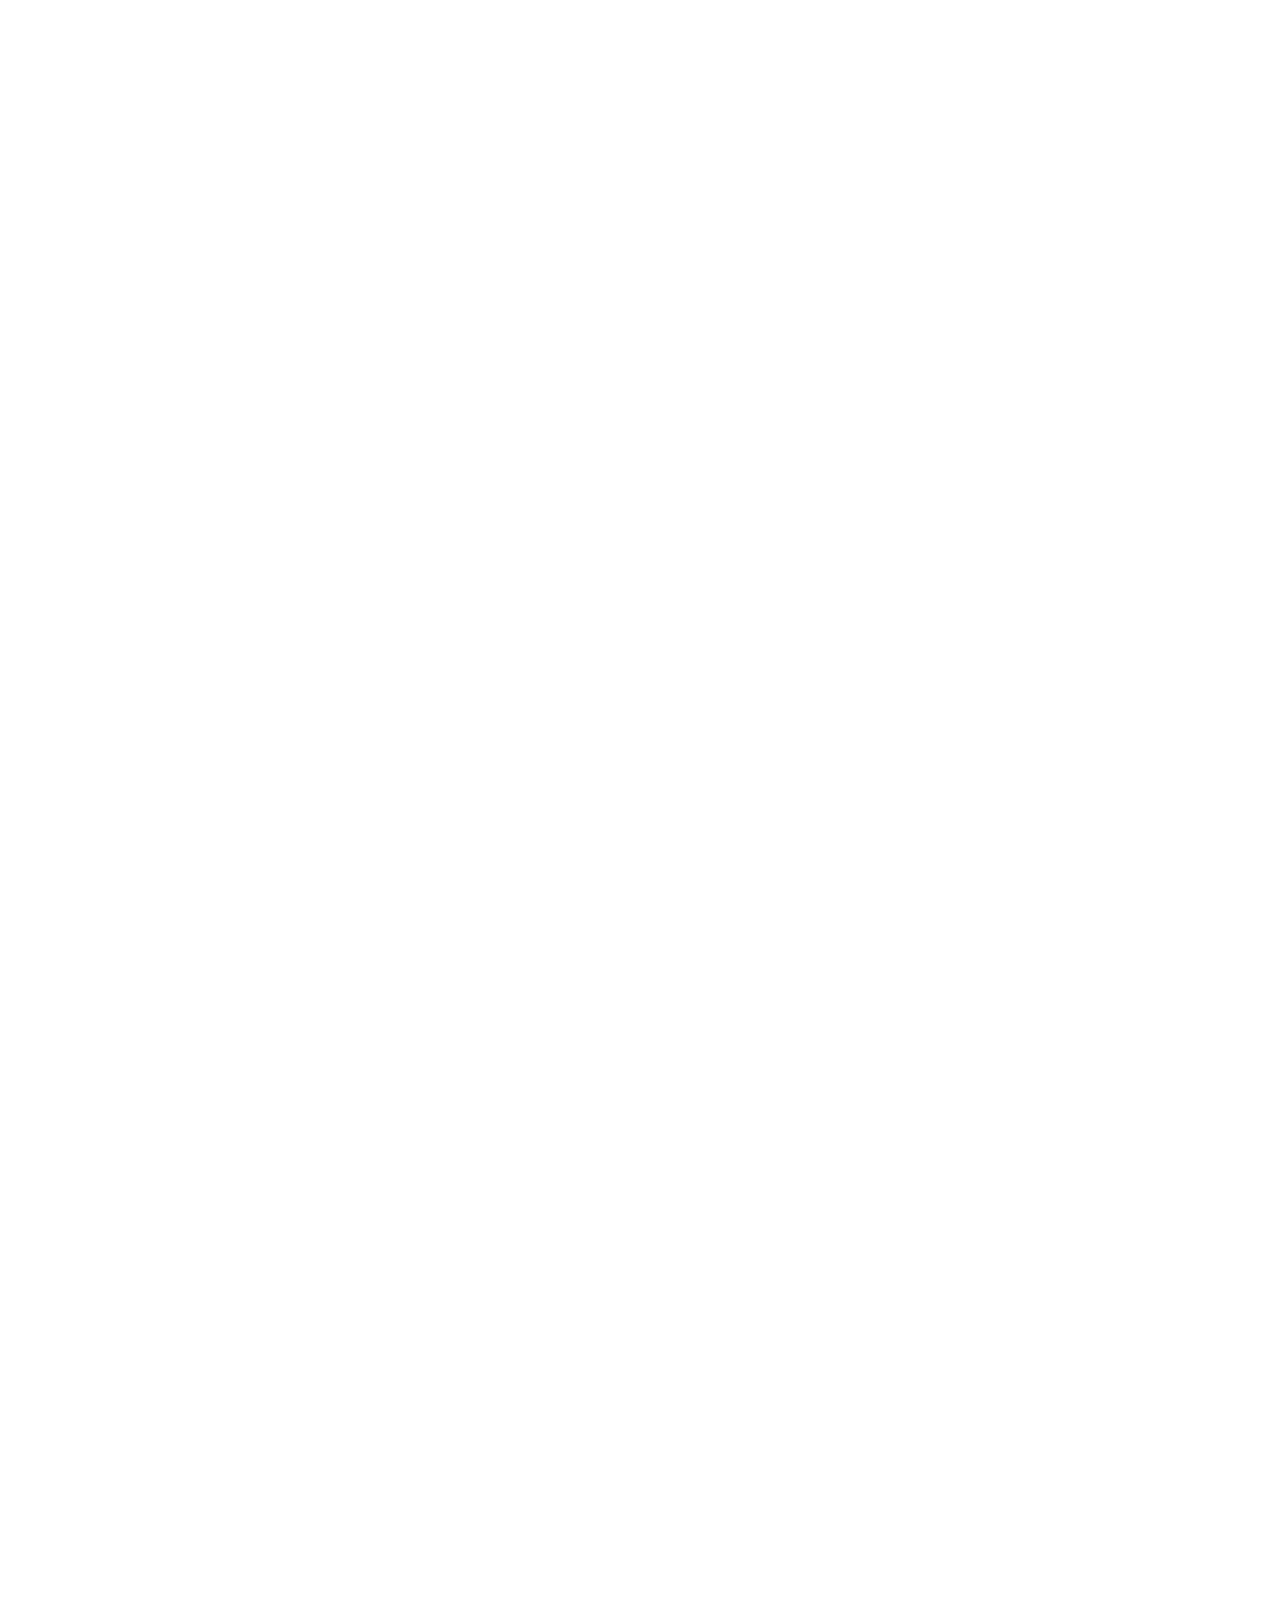
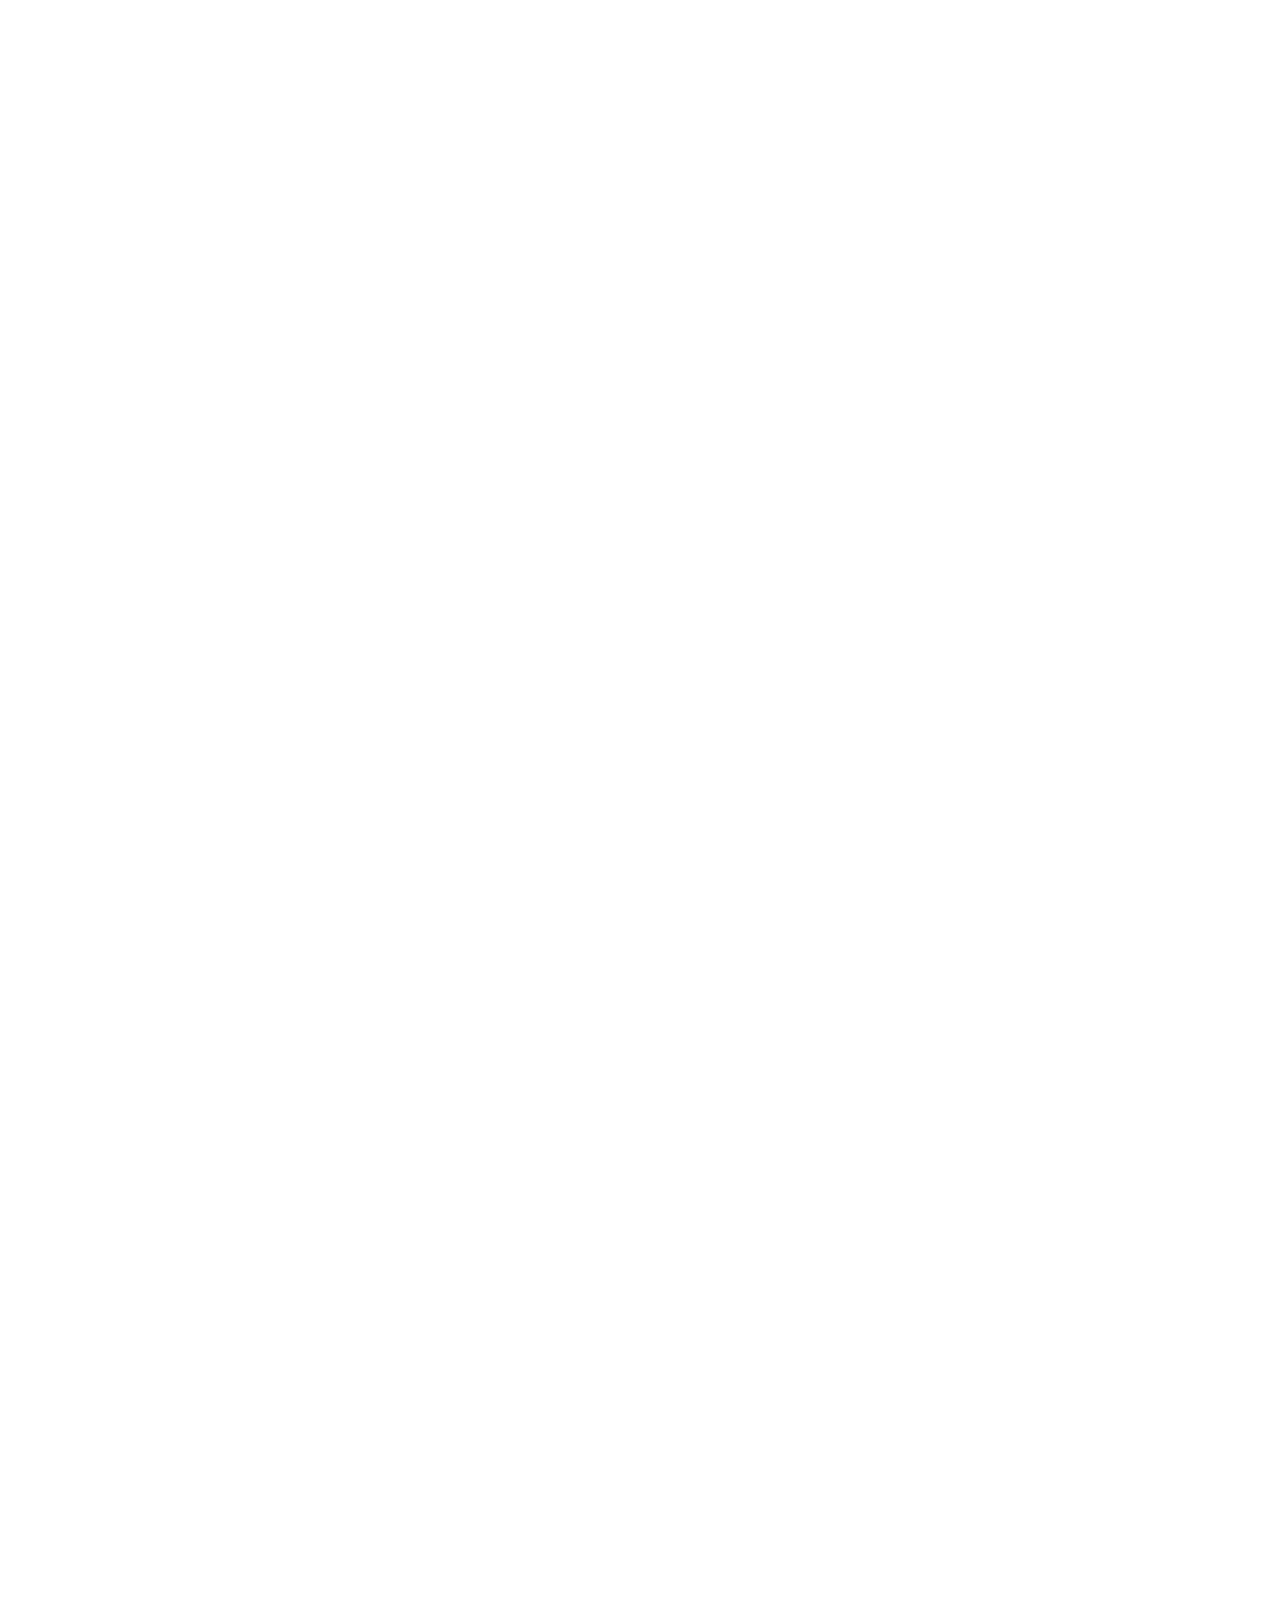
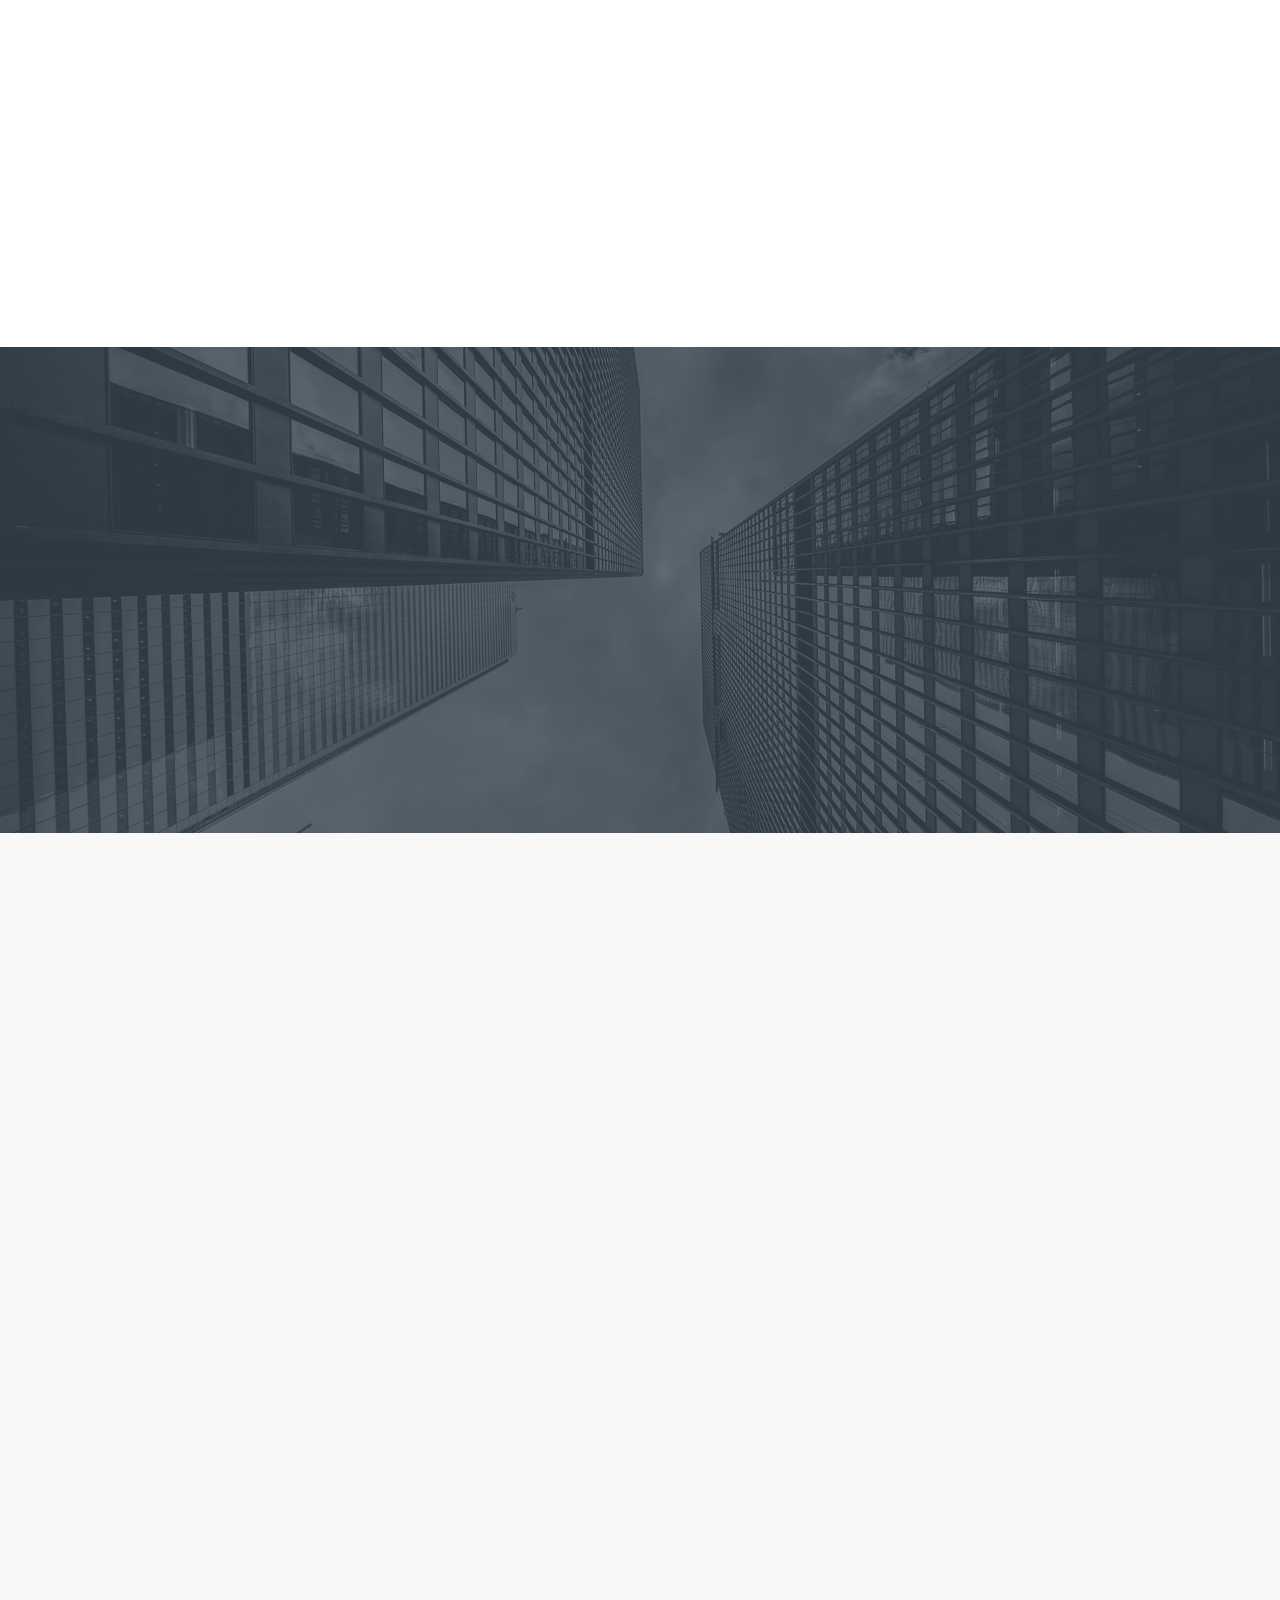
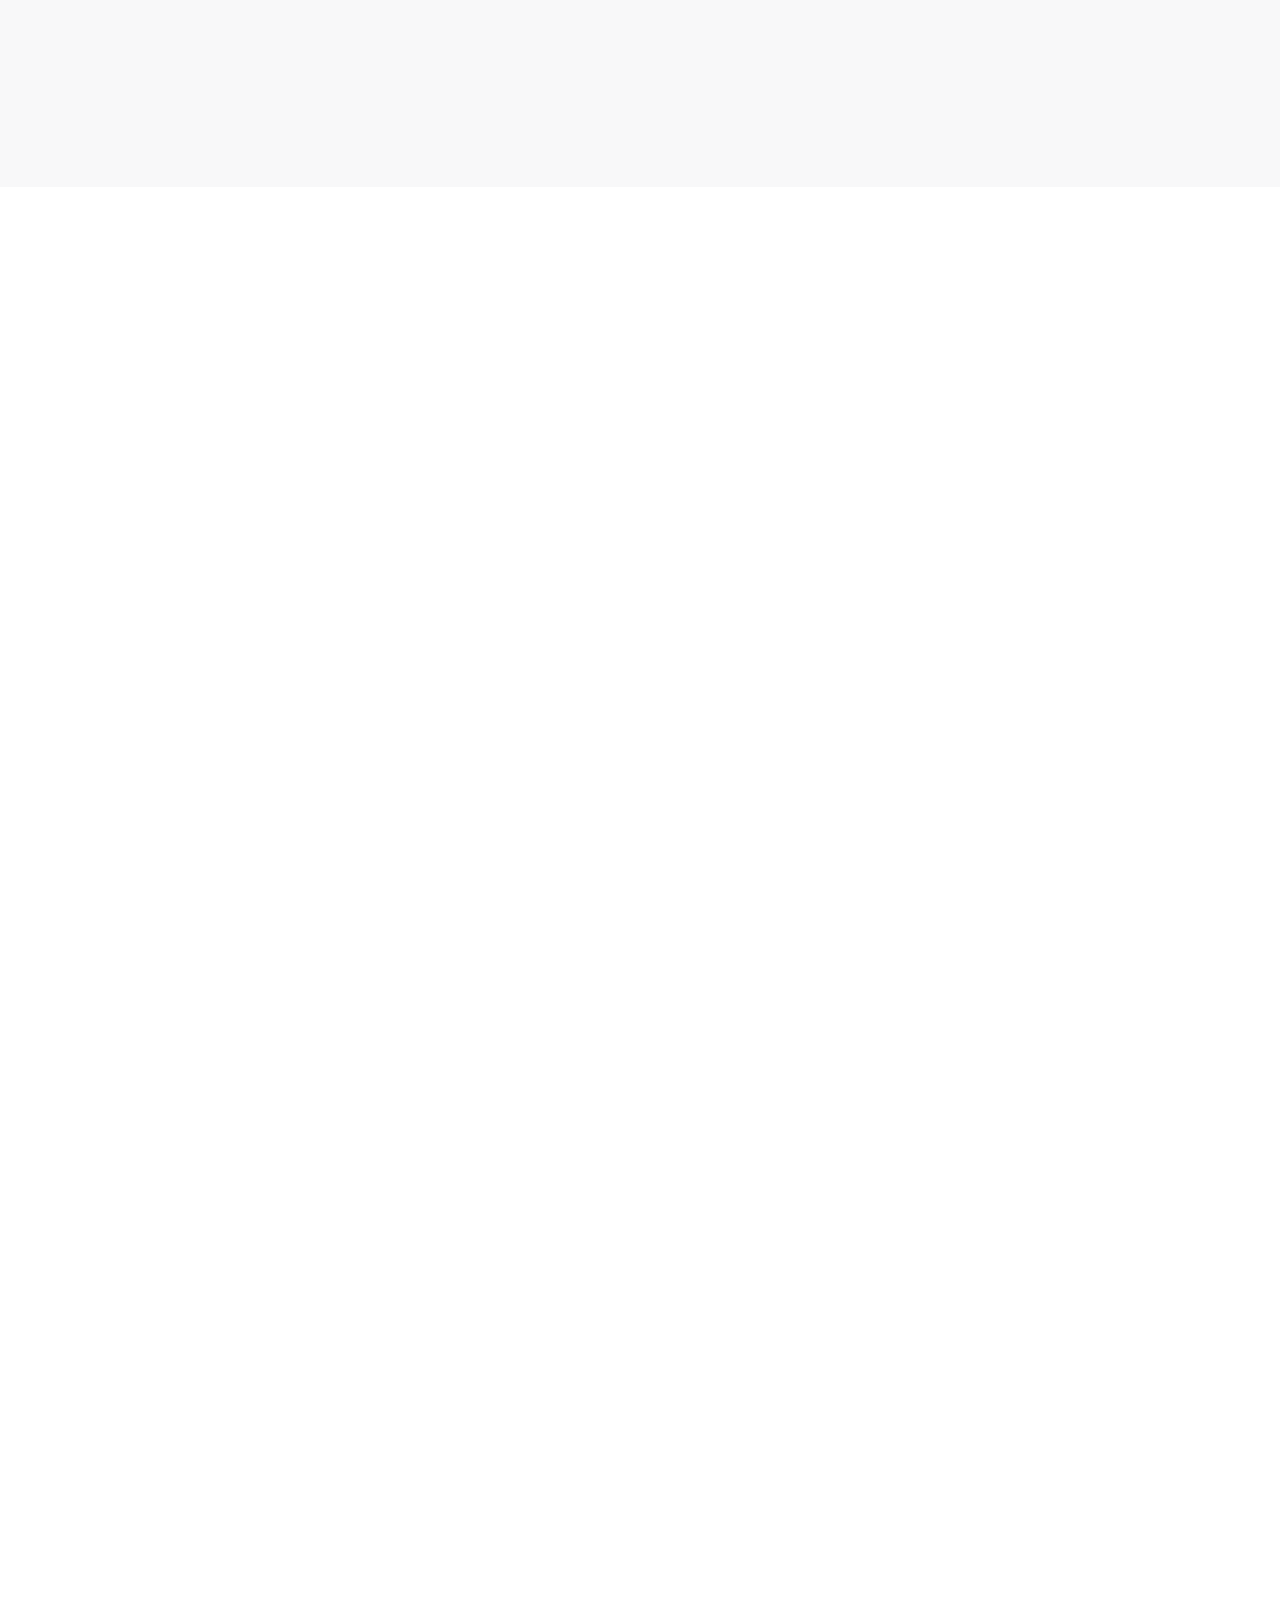
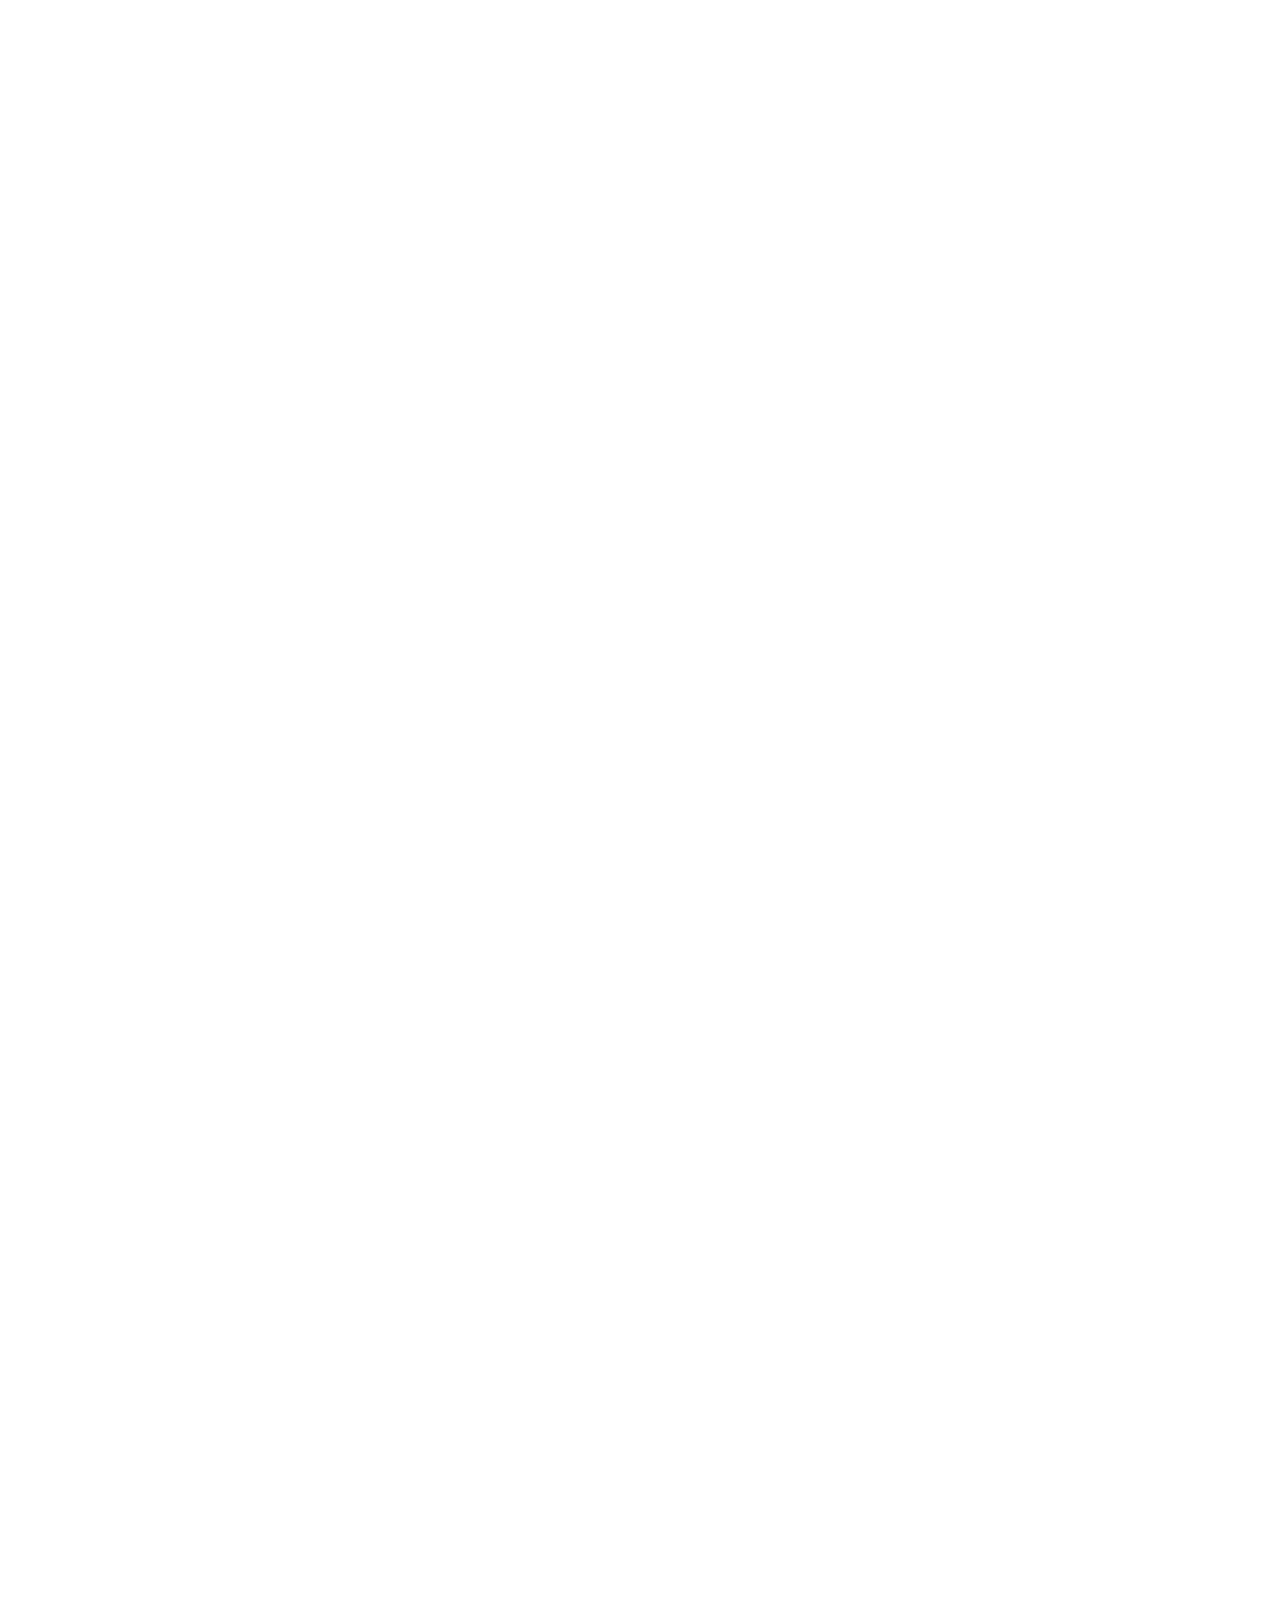
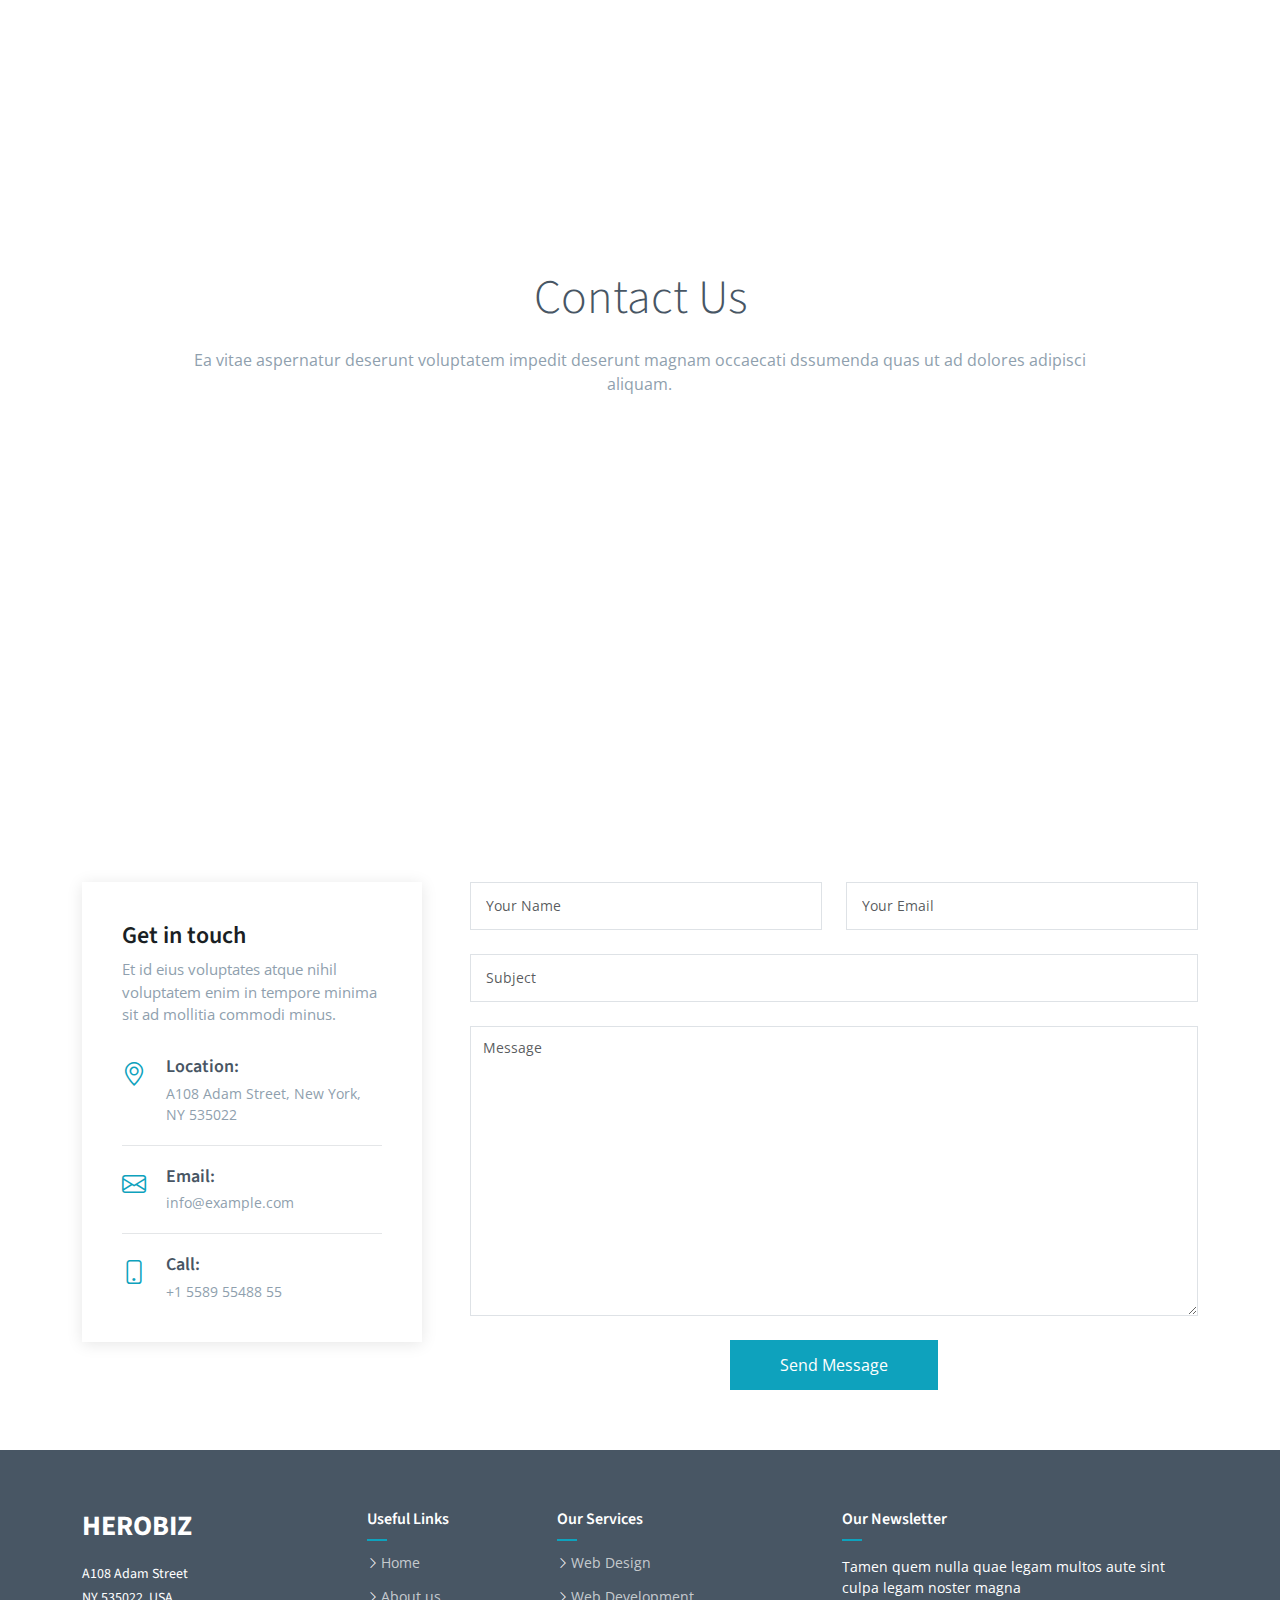
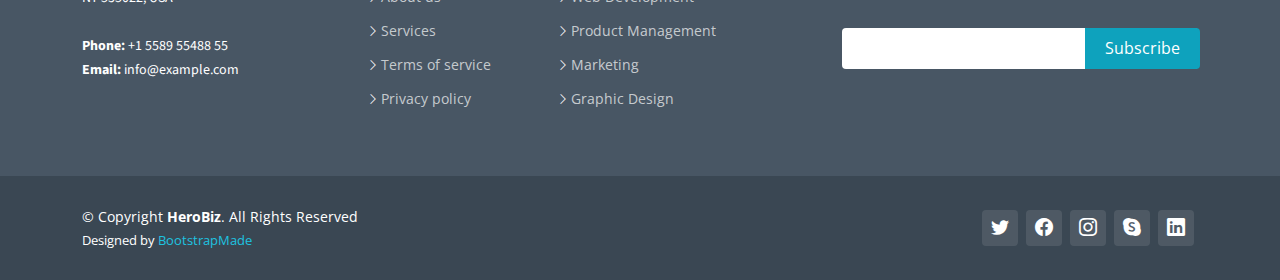
<file: index-2.html>
<!DOCTYPE html>
<html lang="en">

<head>
  <meta charset="utf-8">
  <meta content="width=device-width, initial-scale=1.0" name="viewport">

  <title>HeroBiz Bootstrap Template - Home 2</title>
  <meta content="" name="description">
  <meta content="" name="keywords">

  <!-- Favicons -->
  <link href="assets/img/favicon.png" rel="icon">
  <link href="assets/img/apple-touch-icon.png" rel="apple-touch-icon">

  <!-- Google Fonts -->
  <link rel="preconnect" href="https://fonts.googleapis.com">
  <link rel="preconnect" href="https://fonts.gstatic.com" crossorigin>
  <link href="https://fonts.googleapis.com/css2?family=Open+Sans:ital,wght@0,300;0,400;0,500;0,600;0,700;1,300;1,400;1,500;1,600;1,700&family=Poppins:ital,wght@0,300;0,400;0,500;0,600;0,700;1,300;1,400;1,500;1,600;1,700&family=Source+Sans+Pro:ital,wght@0,300;0,400;0,600;0,700;1,300;1,400;1,600;1,700&display=swap" rel="stylesheet">

  <!-- Vendor CSS Files -->
  <link href="assets/vendor/bootstrap/css/bootstrap.min.css" rel="stylesheet">
  <link href="assets/vendor/bootstrap-icons/bootstrap-icons.css" rel="stylesheet">
  <link href="assets/vendor/aos/aos.css" rel="stylesheet">
  <link href="assets/vendor/glightbox/css/glightbox.min.css" rel="stylesheet">
  <link href="assets/vendor/swiper/swiper-bundle.min.css" rel="stylesheet">

  <!-- Variables CSS Files. Uncomment your preferred color scheme -->
  <link href="assets/css/variables.css" rel="stylesheet">
  <!-- <link href="assets/css/variables-blue.css" rel="stylesheet"> -->
  <!-- <link href="assets/css/variables-green.css" rel="stylesheet"> -->
  <!-- <link href="assets/css/variables-orange.css" rel="stylesheet"> -->
  <!-- <link href="assets/css/variables-purple.css" rel="stylesheet"> -->
  <!-- <link href="assets/css/variables-red.css" rel="stylesheet"> -->
  <!-- <link href="assets/css/variables-pink.css" rel="stylesheet"> -->

  <!-- Template Main CSS File -->
  <link href="assets/css/main.css" rel="stylesheet">

  <!-- =======================================================
  * Template Name: HeroBiz
  * Updated: Jul 27 2023 with Bootstrap v5.3.1
  * Template URL: https://bootstrapmade.com/herobiz-bootstrap-business-template/
  * Author: BootstrapMade.com
  * License: https://bootstrapmade.com/license/
  ======================================================== -->
</head>

<body>

  <!-- ======= Header ======= -->
  <header id="header" class="header fixed-top" data-scrollto-offset="0">
    <div class="container-fluid d-flex align-items-center justify-content-between">

      <a href="index.html" class="logo d-flex align-items-center scrollto me-auto me-lg-0">
        <!-- Uncomment the line below if you also wish to use an image logo -->
        <!-- <img src="assets/img/logo.png" alt=""> -->
        <h1>HeroBiz<span>.</span></h1>
      </a>

      <nav id="navbar" class="navbar">
        <ul>

          <li class="dropdown"><a href="#"><span>Home</span> <i class="bi bi-chevron-down dropdown-indicator"></i></a>
            <ul>
              <li><a href="index.html">Home 1 - index.html</a></li>
              <li><a href="index-2.html" class="active">Home 2 - index-2.html</a></li>
              <li><a href="index-3.html">Home 3 - index-3.html</a></li>
              <li><a href="index-4.html">Home 4 - index-4.html</a></li>
            </ul>
          </li>

          <li><a class="nav-link scrollto" href="index.html#about">About</a></li>
          <li><a class="nav-link scrollto" href="index.html#services">Services</a></li>
          <li><a class="nav-link scrollto" href="index.html#portfolio">Portfolio</a></li>
          <li><a class="nav-link scrollto" href="index.html#team">Team</a></li>
          <li><a href="blog.html">Blog</a></li>
          <li class="dropdown megamenu"><a href="#"><span>Mega Menu</span> <i class="bi bi-chevron-down dropdown-indicator"></i></a>
            <ul>
              <li>
                <a href="#">Column 1 link 1</a>
                <a href="#">Column 1 link 2</a>
                <a href="#">Column 1 link 3</a>
              </li>
              <li>
                <a href="#">Column 2 link 1</a>
                <a href="#">Column 2 link 2</a>
                <a href="#">Column 3 link 3</a>
              </li>
              <li>
                <a href="#">Column 3 link 1</a>
                <a href="#">Column 3 link 2</a>
                <a href="#">Column 3 link 3</a>
              </li>
              <li>
                <a href="#">Column 4 link 1</a>
                <a href="#">Column 4 link 2</a>
                <a href="#">Column 4 link 3</a>
              </li>
            </ul>
          </li>
          <li class="dropdown"><a href="#"><span>Drop Down</span> <i class="bi bi-chevron-down dropdown-indicator"></i></a>
            <ul>
              <li><a href="#">Drop Down 1</a></li>
              <li class="dropdown"><a href="#"><span>Deep Drop Down</span> <i class="bi bi-chevron-down dropdown-indicator"></i></a>
                <ul>
                  <li><a href="#">Deep Drop Down 1</a></li>
                  <li><a href="#">Deep Drop Down 2</a></li>
                  <li><a href="#">Deep Drop Down 3</a></li>
                  <li><a href="#">Deep Drop Down 4</a></li>
                  <li><a href="#">Deep Drop Down 5</a></li>
                </ul>
              </li>
              <li><a href="#">Drop Down 2</a></li>
              <li><a href="#">Drop Down 3</a></li>
              <li><a href="#">Drop Down 4</a></li>
            </ul>
          </li>
          <li><a class="nav-link scrollto" href="index.html#contact">Contact</a></li>
        </ul>
        <i class="bi bi-list mobile-nav-toggle d-none"></i>
      </nav><!-- .navbar -->

      <a class="btn-getstarted scrollto" href="index.html#about">Get Started</a>

    </div>
  </header><!-- End Header -->

  <!-- ======= Hero Section ======= -->
  <section id="hero" class="hero carousel  carousel-fade" data-bs-ride="carousel" data-bs-interval="5000">

    <div class="carousel-inner">
      <div class="carousel-item active">
        <div class="container">
          <div class="row justify-content-center gy-6">

            <div class="col-lg-5 col-md-8">
              <img src="assets/img/hero-carousel/hero-carousel-1.svg" alt="" class="img-fluid img">
            </div>

            <div class="col-lg-9 text-center">
              <h2>Welcome to HeroBiz</h2>
              <p>Lorem ipsum dolor sit amet, consectetur adipiscing elit, sed do eiusmod tempor incididunt ut labore et dolore magna aliqua. Ut enim ad minim veniam, quis nostrud exercitation ullamco laboris nisi ut aliquip ex ea commodo consequat.</p>
              <a href="#featured-services" class="btn-get-started scrollto ">Get Started</a>
            </div>

          </div>
        </div>
      </div><!-- End Carousel Item -->

      <div class="carousel-item">
        <div class="container">
          <div class="row justify-content-center gy-6">

            <div class="col-lg-5 col-md-8">
              <img src="assets/img/hero-carousel/hero-carousel-2.svg" alt="" class="img-fluid img">
            </div>

            <div class="col-lg-9 text-center">
              <h2>At vero eos et accusamus</h2>
              <p>Nam libero tempore, cum soluta nobis est eligendi optio cumque nihil impedit quo minus id quod maxime placeat facere possimus, omnis voluptas assumenda est, omnis dolor repellendus. Temporibus autem quibusdam et aut officiis debitis aut.</p>
              <a href="#featured-services" class="btn-get-started scrollto ">Get Started</a>
            </div>

          </div>
        </div>
      </div><!-- End Carousel Item -->

      <div class="carousel-item">
        <div class="container">
          <div class="row justify-content-center gy-6">

            <div class="col-lg-5 col-md-8">
              <img src="assets/img/hero-carousel/hero-carousel-3.svg" alt="" class="img-fluid img">
            </div>

            <div class="col-lg-9 text-center">
              <h2>Temporibus autem quibusdam</h2>
              <p>Beatae vitae dicta sunt explicabo. Nemo enim ipsam voluptatem quia voluptas sit aspernatur aut odit aut fugit, sed quia consequuntur magni dolores eos qui ratione voluptatem sequi nesciunt omnis iste natus error sit voluptatem accusantium.</p>
              <a href="#featured-services" class="btn-get-started scrollto ">Get Started</a>
            </div>

          </div>
        </div>
      </div><!-- End Carousel Item -->
    </div>

    <a class="carousel-control-prev" href="#hero" role="button" data-bs-slide="prev">
      <span class="carousel-control-prev-icon bi bi-chevron-left" aria-hidden="true"></span>
    </a>

    <a class="carousel-control-next" href="#hero" role="button" data-bs-slide="next">
      <span class="carousel-control-next-icon bi bi-chevron-right" aria-hidden="true"></span>
    </a>

    <ol class="carousel-indicators"></ol>

  </section><!-- End Hero Section -->

  <main id="main">

    <!-- ======= Featured Services Section ======= -->
    <section id="featured-services" class="featured-services">
      <div class="container">

        <div class="row gy-4">

          <div class="col-xl-3 col-md-6 d-flex" data-aos="zoom-out">
            <div class="service-item position-relative">
              <div class="icon"><i class="bi bi-activity icon"></i></div>
              <h4><a href="" class="stretched-link">Lorem Ipsum</a></h4>
              <p>Voluptatum deleniti atque corrupti quos dolores et quas molestias excepturi</p>
            </div>
          </div><!-- End Service Item -->

          <div class="col-xl-3 col-md-6 d-flex" data-aos="zoom-out" data-aos-delay="200">
            <div class="service-item position-relative">
              <div class="icon"><i class="bi bi-bounding-box-circles icon"></i></div>
              <h4><a href="" class="stretched-link">Sed ut perspici</a></h4>
              <p>Duis aute irure dolor in reprehenderit in voluptate velit esse cillum dolore</p>
            </div>
          </div><!-- End Service Item -->

          <div class="col-xl-3 col-md-6 d-flex" data-aos="zoom-out" data-aos-delay="400">
            <div class="service-item position-relative">
              <div class="icon"><i class="bi bi-calendar4-week icon"></i></div>
              <h4><a href="" class="stretched-link">Magni Dolores</a></h4>
              <p>Excepteur sint occaecat cupidatat non proident, sunt in culpa qui officia</p>
            </div>
          </div><!-- End Service Item -->

          <div class="col-xl-3 col-md-6 d-flex" data-aos="zoom-out" data-aos-delay="600">
            <div class="service-item position-relative">
              <div class="icon"><i class="bi bi-broadcast icon"></i></div>
              <h4><a href="" class="stretched-link">Nemo Enim</a></h4>
              <p>At vero eos et accusamus et iusto odio dignissimos ducimus qui blanditiis</p>
            </div>
          </div><!-- End Service Item -->

        </div>

      </div>
    </section><!-- End Featured Services Section -->

    <!-- ======= About Section ======= -->
    <section id="about" class="about">
      <div class="container" data-aos="fade-up">

        <div class="section-header">
          <h2>About Us</h2>
          <p>Architecto nobis eos vel nam quidem vitae temporibus voluptates qui hic deserunt iusto omnis nam voluptas asperiores sequi tenetur dolores incidunt enim voluptatem magnam cumque fuga.</p>
        </div>

        <div class="row g-4 g-lg-5" data-aos="fade-up" data-aos-delay="200">

          <div class="col-lg-5">
            <div class="about-img">
              <img src="assets/img/about.jpg" class="img-fluid" alt="">
            </div>
          </div>

          <div class="col-lg-7">
            <h3 class="pt-0 pt-lg-5">Neque officiis dolore maiores et exercitationem quae est seda lidera pat claero</h3>

            <!-- Tabs -->
            <ul class="nav nav-pills mb-3">
              <li><a class="nav-link active" data-bs-toggle="pill" href="#tab1">Saepe fuga</a></li>
              <li><a class="nav-link" data-bs-toggle="pill" href="#tab2">Voluptates</a></li>
              <li><a class="nav-link" data-bs-toggle="pill" href="#tab3">Corrupti</a></li>
            </ul><!-- End Tabs -->

            <!-- Tab Content -->
            <div class="tab-content">

              <div class="tab-pane fade show active" id="tab1">

                <p class="fst-italic">Consequuntur inventore voluptates consequatur aut vel et. Eos doloribus expedita. Sapiente atque consequatur minima nihil quae aspernatur quo suscipit voluptatem.</p>

                <div class="d-flex align-items-center mt-4">
                  <i class="bi bi-check2"></i>
                  <h4>Repudiandae rerum velit modi et officia quasi facilis</h4>
                </div>
                <p>Laborum omnis voluptates voluptas qui sit aliquam blanditiis. Sapiente minima commodi dolorum non eveniet magni quaerat nemo et.</p>

                <div class="d-flex align-items-center mt-4">
                  <i class="bi bi-check2"></i>
                  <h4>Incidunt non veritatis illum ea ut nisi</h4>
                </div>
                <p>Non quod totam minus repellendus autem sint velit. Rerum debitis facere soluta tenetur. Iure molestiae assumenda sunt qui inventore eligendi voluptates nisi at. Dolorem quo tempora. Quia et perferendis.</p>

                <div class="d-flex align-items-center mt-4">
                  <i class="bi bi-check2"></i>
                  <h4>Omnis ab quia nemo dignissimos rem eum quos..</h4>
                </div>
                <p>Eius alias aut cupiditate. Dolor voluptates animi ut blanditiis quos nam. Magnam officia aut ut alias quo explicabo ullam esse. Sunt magnam et dolorem eaque magnam odit enim quaerat. Vero error error voluptatem eum.</p>

              </div><!-- End Tab 1 Content -->

              <div class="tab-pane fade show" id="tab2">

                <p class="fst-italic">Consequuntur inventore voluptates consequatur aut vel et. Eos doloribus expedita. Sapiente atque consequatur minima nihil quae aspernatur quo suscipit voluptatem.</p>

                <div class="d-flex align-items-center mt-4">
                  <i class="bi bi-check2"></i>
                  <h4>Repudiandae rerum velit modi et officia quasi facilis</h4>
                </div>
                <p>Laborum omnis voluptates voluptas qui sit aliquam blanditiis. Sapiente minima commodi dolorum non eveniet magni quaerat nemo et.</p>

                <div class="d-flex align-items-center mt-4">
                  <i class="bi bi-check2"></i>
                  <h4>Incidunt non veritatis illum ea ut nisi</h4>
                </div>
                <p>Non quod totam minus repellendus autem sint velit. Rerum debitis facere soluta tenetur. Iure molestiae assumenda sunt qui inventore eligendi voluptates nisi at. Dolorem quo tempora. Quia et perferendis.</p>

                <div class="d-flex align-items-center mt-4">
                  <i class="bi bi-check2"></i>
                  <h4>Omnis ab quia nemo dignissimos rem eum quos..</h4>
                </div>
                <p>Eius alias aut cupiditate. Dolor voluptates animi ut blanditiis quos nam. Magnam officia aut ut alias quo explicabo ullam esse. Sunt magnam et dolorem eaque magnam odit enim quaerat. Vero error error voluptatem eum.</p>

              </div><!-- End Tab 2 Content -->

              <div class="tab-pane fade show" id="tab3">

                <p class="fst-italic">Consequuntur inventore voluptates consequatur aut vel et. Eos doloribus expedita. Sapiente atque consequatur minima nihil quae aspernatur quo suscipit voluptatem.</p>

                <div class="d-flex align-items-center mt-4">
                  <i class="bi bi-check2"></i>
                  <h4>Repudiandae rerum velit modi et officia quasi facilis</h4>
                </div>
                <p>Laborum omnis voluptates voluptas qui sit aliquam blanditiis. Sapiente minima commodi dolorum non eveniet magni quaerat nemo et.</p>

                <div class="d-flex align-items-center mt-4">
                  <i class="bi bi-check2"></i>
                  <h4>Incidunt non veritatis illum ea ut nisi</h4>
                </div>
                <p>Non quod totam minus repellendus autem sint velit. Rerum debitis facere soluta tenetur. Iure molestiae assumenda sunt qui inventore eligendi voluptates nisi at. Dolorem quo tempora. Quia et perferendis.</p>

                <div class="d-flex align-items-center mt-4">
                  <i class="bi bi-check2"></i>
                  <h4>Omnis ab quia nemo dignissimos rem eum quos..</h4>
                </div>
                <p>Eius alias aut cupiditate. Dolor voluptates animi ut blanditiis quos nam. Magnam officia aut ut alias quo explicabo ullam esse. Sunt magnam et dolorem eaque magnam odit enim quaerat. Vero error error voluptatem eum.</p>

              </div><!-- End Tab 3 Content -->

            </div>

          </div>

        </div>

      </div>
    </section><!-- End About Section -->

    <!-- ======= Clients Section ======= -->
    <section id="clients" class="clients">
      <div class="container" data-aos="zoom-out">

        <div class="clients-slider swiper">
          <div class="swiper-wrapper align-items-center">
            <div class="swiper-slide"><img src="assets/img/clients/client-1.png" class="img-fluid" alt=""></div>
            <div class="swiper-slide"><img src="assets/img/clients/client-2.png" class="img-fluid" alt=""></div>
            <div class="swiper-slide"><img src="assets/img/clients/client-3.png" class="img-fluid" alt=""></div>
            <div class="swiper-slide"><img src="assets/img/clients/client-4.png" class="img-fluid" alt=""></div>
            <div class="swiper-slide"><img src="assets/img/clients/client-5.png" class="img-fluid" alt=""></div>
            <div class="swiper-slide"><img src="assets/img/clients/client-6.png" class="img-fluid" alt=""></div>
            <div class="swiper-slide"><img src="assets/img/clients/client-7.png" class="img-fluid" alt=""></div>
            <div class="swiper-slide"><img src="assets/img/clients/client-8.png" class="img-fluid" alt=""></div>
          </div>
        </div>

      </div>
    </section><!-- End Clients Section -->

    <!-- ======= Call To Action Section ======= -->
    <section id="cta" class="cta">
      <div class="container" data-aos="zoom-out">

        <div class="row g-5">

          <div class="col-lg-8 col-md-6 content d-flex flex-column justify-content-center order-last order-md-first">
            <h3>Alias sunt quas <em>Cupiditate</em> oluptas hic minima</h3>
            <p> Duis aute irure dolor in reprehenderit in voluptate velit esse cillum dolore eu fugiat nulla pariatur. Excepteur sint occaecat cupidatat non proident, sunt in culpa qui officia deserunt mollit anim id est laborum.</p>
            <a class="cta-btn align-self-start" href="#">Call To Action</a>
          </div>

          <div class="col-lg-4 col-md-6 order-first order-md-last d-flex align-items-center">
            <div class="img">
              <img src="assets/img/cta.jpg" alt="" class="img-fluid">
            </div>
          </div>

        </div>

      </div>
    </section><!-- End Call To Action Section -->

    <!-- ======= On Focus Section ======= -->
    <section id="onfocus" class="onfocus">
      <div class="container-fluid p-0" data-aos="fade-up">

        <div class="row g-0">
          <div class="col-lg-6 video-play position-relative">
            <a href="https://www.youtube.com/watch?v=LXb3EKWsInQ" class="glightbox play-btn"></a>
          </div>
          <div class="col-lg-6">
            <div class="content d-flex flex-column justify-content-center h-100">
              <h3>Voluptatem dignissimos provident quasi corporis</h3>
              <p class="fst-italic">
                Lorem ipsum dolor sit amet, consectetur adipiscing elit, sed do eiusmod tempor incididunt ut labore et dolore
                magna aliqua.
              </p>
              <ul>
                <li><i class="bi bi-check-circle"></i> Ullamco laboris nisi ut aliquip ex ea commodo consequat.</li>
                <li><i class="bi bi-check-circle"></i> Duis aute irure dolor in reprehenderit in voluptate velit.</li>
                <li><i class="bi bi-check-circle"></i> Ullamco laboris nisi ut aliquip ex ea commodo consequat. Duis aute irure dolor in reprehenderit in voluptate trideta storacalaperda mastiro dolore eu fugiat nulla pariatur.</li>
              </ul>
              <a href="#" class="read-more align-self-start"><span>Read More</span><i class="bi bi-arrow-right"></i></a>
            </div>
          </div>
        </div>

      </div>
    </section><!-- End On Focus Section -->

    <!-- ======= Features Section ======= -->
    <section id="features" class="features">
      <div class="container" data-aos="fade-up">

        <ul class="nav nav-tabs row gy-4 d-flex">

          <li class="nav-item col-6 col-md-4 col-lg-2">
            <a class="nav-link active show" data-bs-toggle="tab" data-bs-target="#tab-1">
              <i class="bi bi-binoculars color-cyan"></i>
              <h4>Modinest</h4>
            </a>
          </li><!-- End Tab 1 Nav -->

          <li class="nav-item col-6 col-md-4 col-lg-2">
            <a class="nav-link" data-bs-toggle="tab" data-bs-target="#tab-2">
              <i class="bi bi-box-seam color-indigo"></i>
              <h4>Undaesenti</h4>
            </a>
          </li><!-- End Tab 2 Nav -->

          <li class="nav-item col-6 col-md-4 col-lg-2">
            <a class="nav-link" data-bs-toggle="tab" data-bs-target="#tab-3">
              <i class="bi bi-brightness-high color-teal"></i>
              <h4>Pariatur</h4>
            </a>
          </li><!-- End Tab 3 Nav -->

          <li class="nav-item col-6 col-md-4 col-lg-2">
            <a class="nav-link" data-bs-toggle="tab" data-bs-target="#tab-4">
              <i class="bi bi-command color-red"></i>
              <h4>Nostrum</h4>
            </a>
          </li><!-- End Tab 4 Nav -->

          <li class="nav-item col-6 col-md-4 col-lg-2">
            <a class="nav-link" data-bs-toggle="tab" data-bs-target="#tab-5">
              <i class="bi bi-easel color-blue"></i>
              <h4>Adipiscing</h4>
            </a>
          </li><!-- End Tab 5 Nav -->

          <li class="nav-item col-6 col-md-4 col-lg-2">
            <a class="nav-link" data-bs-toggle="tab" data-bs-target="#tab-6">
              <i class="bi bi-map color-orange"></i>
              <h4>Reprehit</h4>
            </a>
          </li><!-- End Tab 6 Nav -->

        </ul>

        <div class="tab-content">

          <div class="tab-pane active show" id="tab-1">
            <div class="row gy-4">
              <div class="col-lg-8 order-2 order-lg-1" data-aos="fade-up" data-aos-delay="100">
                <h3>Modinest</h3>
                <p class="fst-italic">
                  Lorem ipsum dolor sit amet, consectetur adipiscing elit, sed do eiusmod tempor incididunt ut labore et dolore
                  magna aliqua.
                </p>
                <ul>
                  <li><i class="bi bi-check-circle-fill"></i> Ullamco laboris nisi ut aliquip ex ea commodo consequat.</li>
                  <li><i class="bi bi-check-circle-fill"></i> Duis aute irure dolor in reprehenderit in voluptate velit.</li>
                  <li><i class="bi bi-check-circle-fill"></i> Ullamco laboris nisi ut aliquip ex ea commodo consequat. Duis aute irure dolor in reprehenderit in voluptate trideta storacalaperda mastiro dolore eu fugiat nulla pariatur.</li>
                </ul>
                <p>
                  Ullamco laboris nisi ut aliquip ex ea commodo consequat. Duis aute irure dolor in reprehenderit in voluptate
                  velit esse cillum dolore eu fugiat nulla pariatur. Excepteur sint occaecat cupidatat non proident, sunt in
                  culpa qui officia deserunt mollit anim id est laborum
                </p>
              </div>
              <div class="col-lg-4 order-1 order-lg-2 text-center" data-aos="fade-up" data-aos-delay="200">
                <img src="assets/img/features-1.svg" alt="" class="img-fluid">
              </div>
            </div>
          </div><!-- End Tab Content 1 -->

          <div class="tab-pane" id="tab-2">
            <div class="row gy-4">
              <div class="col-lg-8 order-2 order-lg-1">
                <h3>Undaesenti</h3>
                <p>
                  Ullamco laboris nisi ut aliquip ex ea commodo consequat. Duis aute irure dolor in reprehenderit in voluptate
                  velit esse cillum dolore eu fugiat nulla pariatur. Excepteur sint occaecat cupidatat non proident, sunt in
                  culpa qui officia deserunt mollit anim id est laborum
                </p>
                <p class="fst-italic">
                  Lorem ipsum dolor sit amet, consectetur adipiscing elit, sed do eiusmod tempor incididunt ut labore et dolore
                  magna aliqua.
                </p>
                <ul>
                  <li><i class="bi bi-check-circle-fill"></i> Ullamco laboris nisi ut aliquip ex ea commodo consequat.</li>
                  <li><i class="bi bi-check-circle-fill"></i> Duis aute irure dolor in reprehenderit in voluptate velit.</li>
                  <li><i class="bi bi-check-circle-fill"></i> Provident mollitia neque rerum asperiores dolores quos qui a. Ipsum neque dolor voluptate nisi sed.</li>
                  <li><i class="bi bi-check-circle-fill"></i> Ullamco laboris nisi ut aliquip ex ea commodo consequat. Duis aute irure dolor in reprehenderit in voluptate trideta storacalaperda mastiro dolore eu fugiat nulla pariatur.</li>
                </ul>
              </div>
              <div class="col-lg-4 order-1 order-lg-2 text-center">
                <img src="assets/img/features-2.svg" alt="" class="img-fluid">
              </div>
            </div>
          </div><!-- End Tab Content 2 -->

          <div class="tab-pane" id="tab-3">
            <div class="row gy-4">
              <div class="col-lg-8 order-2 order-lg-1">
                <h3>Pariatur</h3>
                <p>
                  Ullamco laboris nisi ut aliquip ex ea commodo consequat. Duis aute irure dolor in reprehenderit in voluptate
                  velit esse cillum dolore eu fugiat nulla pariatur. Excepteur sint occaecat cupidatat non proident, sunt in
                  culpa qui officia deserunt mollit anim id est laborum
                </p>
                <ul>
                  <li><i class="bi bi-check-circle-fill"></i> Ullamco laboris nisi ut aliquip ex ea commodo consequat.</li>
                  <li><i class="bi bi-check-circle-fill"></i> Duis aute irure dolor in reprehenderit in voluptate velit.</li>
                  <li><i class="bi bi-check-circle-fill"></i> Provident mollitia neque rerum asperiores dolores quos qui a. Ipsum neque dolor voluptate nisi sed.</li>
                </ul>
                <p class="fst-italic">
                  Lorem ipsum dolor sit amet, consectetur adipiscing elit, sed do eiusmod tempor incididunt ut labore et dolore
                  magna aliqua.
                </p>
              </div>
              <div class="col-lg-4 order-1 order-lg-2 text-center">
                <img src="assets/img/features-3.svg" alt="" class="img-fluid">
              </div>
            </div>
          </div><!-- End Tab Content 3 -->

          <div class="tab-pane" id="tab-4">
            <div class="row gy-4">
              <div class="col-lg-8 order-2 order-lg-1">
                <h3>Nostrum</h3>
                <p>
                  Ullamco laboris nisi ut aliquip ex ea commodo consequat. Duis aute irure dolor in reprehenderit in voluptate
                  velit esse cillum dolore eu fugiat nulla pariatur. Excepteur sint occaecat cupidatat non proident, sunt in
                  culpa qui officia deserunt mollit anim id est laborum
                </p>
                <p class="fst-italic">
                  Lorem ipsum dolor sit amet, consectetur adipiscing elit, sed do eiusmod tempor incididunt ut labore et dolore
                  magna aliqua.
                </p>
                <ul>
                  <li><i class="bi bi-check-circle-fill"></i> Ullamco laboris nisi ut aliquip ex ea commodo consequat.</li>
                  <li><i class="bi bi-check-circle-fill"></i> Duis aute irure dolor in reprehenderit in voluptate velit.</li>
                  <li><i class="bi bi-check-circle-fill"></i> Ullamco laboris nisi ut aliquip ex ea commodo consequat. Duis aute irure dolor in reprehenderit in voluptate trideta storacalaperda mastiro dolore eu fugiat nulla pariatur.</li>
                </ul>
              </div>
              <div class="col-lg-4 order-1 order-lg-2 text-center">
                <img src="assets/img/features-4.svg" alt="" class="img-fluid">
              </div>
            </div>
          </div><!-- End Tab Content 4 -->

          <div class="tab-pane" id="tab-5">
            <div class="row gy-4">
              <div class="col-lg-8 order-2 order-lg-1">
                <h3>Adipiscing</h3>
                <p>
                  Ullamco laboris nisi ut aliquip ex ea commodo consequat. Duis aute irure dolor in reprehenderit in voluptate
                  velit esse cillum dolore eu fugiat nulla pariatur. Excepteur sint occaecat cupidatat non proident, sunt in
                  culpa qui officia deserunt mollit anim id est laborum
                </p>
                <p class="fst-italic">
                  Lorem ipsum dolor sit amet, consectetur adipiscing elit, sed do eiusmod tempor incididunt ut labore et dolore
                  magna aliqua.
                </p>
                <ul>
                  <li><i class="bi bi-check-circle-fill"></i> Ullamco laboris nisi ut aliquip ex ea commodo consequat.</li>
                  <li><i class="bi bi-check-circle-fill"></i> Duis aute irure dolor in reprehenderit in voluptate velit.</li>
                  <li><i class="bi bi-check-circle-fill"></i> Ullamco laboris nisi ut aliquip ex ea commodo consequat. Duis aute irure dolor in reprehenderit in voluptate trideta storacalaperda mastiro dolore eu fugiat nulla pariatur.</li>
                </ul>
              </div>
              <div class="col-lg-4 order-1 order-lg-2 text-center">
                <img src="assets/img/features-5.svg" alt="" class="img-fluid">
              </div>
            </div>
          </div><!-- End Tab Content 5 -->

          <div class="tab-pane" id="tab-6">
            <div class="row gy-4">
              <div class="col-lg-8 order-2 order-lg-1">
                <h3>Reprehit</h3>
                <p>
                  Ullamco laboris nisi ut aliquip ex ea commodo consequat. Duis aute irure dolor in reprehenderit in voluptate
                  velit esse cillum dolore eu fugiat nulla pariatur. Excepteur sint occaecat cupidatat non proident, sunt in
                  culpa qui officia deserunt mollit anim id est laborum
                </p>
                <p class="fst-italic">
                  Lorem ipsum dolor sit amet, consectetur adipiscing elit, sed do eiusmod tempor incididunt ut labore et dolore
                  magna aliqua.
                </p>
                <ul>
                  <li><i class="bi bi-check-circle-fill"></i> Ullamco laboris nisi ut aliquip ex ea commodo consequat.</li>
                  <li><i class="bi bi-check-circle-fill"></i> Duis aute irure dolor in reprehenderit in voluptate velit.</li>
                  <li><i class="bi bi-check-circle-fill"></i> Ullamco laboris nisi ut aliquip ex ea commodo consequat. Duis aute irure dolor in reprehenderit in voluptate trideta storacalaperda mastiro dolore eu fugiat nulla pariatur.</li>
                </ul>
              </div>
              <div class="col-lg-4 order-1 order-lg-2 text-center">
                <img src="assets/img/features-6.svg" alt="" class="img-fluid">
              </div>
            </div>
          </div><!-- End Tab Content 6 -->

        </div>

      </div>
    </section><!-- End Features Section -->

    <!-- ======= Services Section ======= -->
    <section id="services" class="services">
      <div class="container" data-aos="fade-up">

        <div class="section-header">
          <h2>Our Services</h2>
          <p>Ea vitae aspernatur deserunt voluptatem impedit deserunt magnam occaecati dssumenda quas ut ad dolores adipisci aliquam.</p>
        </div>

        <div class="row gy-5">

          <div class="col-xl-4 col-md-6" data-aos="zoom-in" data-aos-delay="200">
            <div class="service-item">
              <div class="img">
                <img src="assets/img/services-1.jpg" class="img-fluid" alt="">
              </div>
              <div class="details position-relative">
                <div class="icon">
                  <i class="bi bi-activity"></i>
                </div>
                <a href="#" class="stretched-link">
                  <h3>Nesciunt Mete</h3>
                </a>
                <p>Provident nihil minus qui consequatur non omnis maiores. Eos accusantium minus dolores iure perferendis.</p>
              </div>
            </div>
          </div><!-- End Service Item -->

          <div class="col-xl-4 col-md-6" data-aos="zoom-in" data-aos-delay="300">
            <div class="service-item">
              <div class="img">
                <img src="assets/img/services-2.jpg" class="img-fluid" alt="">
              </div>
              <div class="details position-relative">
                <div class="icon">
                  <i class="bi bi-broadcast"></i>
                </div>
                <a href="#" class="stretched-link">
                  <h3>Eosle Commodi</h3>
                </a>
                <p>Ut autem aut autem non a. Sint sint sit facilis nam iusto sint. Libero corrupti neque eum hic non ut nesciunt dolorem.</p>
              </div>
            </div>
          </div><!-- End Service Item -->

          <div class="col-xl-4 col-md-6" data-aos="zoom-in" data-aos-delay="400">
            <div class="service-item">
              <div class="img">
                <img src="assets/img/services-3.jpg" class="img-fluid" alt="">
              </div>
              <div class="details position-relative">
                <div class="icon">
                  <i class="bi bi-easel"></i>
                </div>
                <a href="#" class="stretched-link">
                  <h3>Ledo Markt</h3>
                </a>
                <p>Ut excepturi voluptatem nisi sed. Quidem fuga consequatur. Minus ea aut. Vel qui id voluptas adipisci eos earum corrupti.</p>
              </div>
            </div>
          </div><!-- End Service Item -->

          <div class="col-xl-4 col-md-6" data-aos="zoom-in" data-aos-delay="500">
            <div class="service-item">
              <div class="img">
                <img src="assets/img/services-4.jpg" class="img-fluid" alt="">
              </div>
              <div class="details position-relative">
                <div class="icon">
                  <i class="bi bi-bounding-box-circles"></i>
                </div>
                <a href="#" class="stretched-link">
                  <h3>Asperiores Commodit</h3>
                </a>
                <p>Non et temporibus minus omnis sed dolor esse consequatur. Cupiditate sed error ea fuga sit provident adipisci neque.</p>
                <a href="#" class="stretched-link"></a>
              </div>
            </div>
          </div><!-- End Service Item -->

          <div class="col-xl-4 col-md-6" data-aos="zoom-in" data-aos-delay="600">
            <div class="service-item">
              <div class="img">
                <img src="assets/img/services-5.jpg" class="img-fluid" alt="">
              </div>
              <div class="details position-relative">
                <div class="icon">
                  <i class="bi bi-calendar4-week"></i>
                </div>
                <a href="#" class="stretched-link">
                  <h3>Velit Doloremque</h3>
                </a>
                <p>Cumque et suscipit saepe. Est maiores autem enim facilis ut aut ipsam corporis aut. Sed animi at autem alias eius labore.</p>
                <a href="#" class="stretched-link"></a>
              </div>
            </div>
          </div><!-- End Service Item -->

          <div class="col-xl-4 col-md-6" data-aos="zoom-in" data-aos-delay="700">
            <div class="service-item">
              <div class="img">
                <img src="assets/img/services-6.jpg" class="img-fluid" alt="">
              </div>
              <div class="details position-relative">
                <div class="icon">
                  <i class="bi bi-chat-square-text"></i>
                </div>
                <a href="#" class="stretched-link">
                  <h3>Dolori Architecto</h3>
                </a>
                <p>Hic molestias ea quibusdam eos. Fugiat enim doloremque aut neque non et debitis iure. Corrupti recusandae ducimus enim.</p>
                <a href="#" class="stretched-link"></a>
              </div>
            </div>
          </div><!-- End Service Item -->

        </div>

      </div>
    </section><!-- End Services Section -->

    <!-- ======= Testimonials Section ======= -->
    <section id="testimonials" class="testimonials">
      <div class="container" data-aos="fade-up">

        <div class="testimonials-slider swiper">
          <div class="swiper-wrapper">

            <div class="swiper-slide">
              <div class="testimonial-item">
                <img src="assets/img/testimonials/testimonials-1.jpg" class="testimonial-img" alt="">
                <h3>Saul Goodman</h3>
                <h4>Ceo &amp; Founder</h4>
                <div class="stars">
                  <i class="bi bi-star-fill"></i><i class="bi bi-star-fill"></i><i class="bi bi-star-fill"></i><i class="bi bi-star-fill"></i><i class="bi bi-star-fill"></i>
                </div>
                <p>
                  <i class="bi bi-quote quote-icon-left"></i>
                  Proin iaculis purus consequat sem cure digni ssim donec porttitora entum suscipit rhoncus. Accusantium quam, ultricies eget id, aliquam eget nibh et. Maecen aliquam, risus at semper.
                  <i class="bi bi-quote quote-icon-right"></i>
                </p>
              </div>
            </div><!-- End testimonial item -->

            <div class="swiper-slide">
              <div class="testimonial-item">
                <img src="assets/img/testimonials/testimonials-2.jpg" class="testimonial-img" alt="">
                <h3>Sara Wilsson</h3>
                <h4>Designer</h4>
                <div class="stars">
                  <i class="bi bi-star-fill"></i><i class="bi bi-star-fill"></i><i class="bi bi-star-fill"></i><i class="bi bi-star-fill"></i><i class="bi bi-star-fill"></i>
                </div>
                <p>
                  <i class="bi bi-quote quote-icon-left"></i>
                  Export tempor illum tamen malis malis eram quae irure esse labore quem cillum quid cillum eram malis quorum velit fore eram velit sunt aliqua noster fugiat irure amet legam anim culpa.
                  <i class="bi bi-quote quote-icon-right"></i>
                </p>
              </div>
            </div><!-- End testimonial item -->

            <div class="swiper-slide">
              <div class="testimonial-item">
                <img src="assets/img/testimonials/testimonials-3.jpg" class="testimonial-img" alt="">
                <h3>Jena Karlis</h3>
                <h4>Store Owner</h4>
                <div class="stars">
                  <i class="bi bi-star-fill"></i><i class="bi bi-star-fill"></i><i class="bi bi-star-fill"></i><i class="bi bi-star-fill"></i><i class="bi bi-star-fill"></i>
                </div>
                <p>
                  <i class="bi bi-quote quote-icon-left"></i>
                  Enim nisi quem export duis labore cillum quae magna enim sint quorum nulla quem veniam duis minim tempor labore quem eram duis noster aute amet eram fore quis sint minim.
                  <i class="bi bi-quote quote-icon-right"></i>
                </p>
              </div>
            </div><!-- End testimonial item -->

            <div class="swiper-slide">
              <div class="testimonial-item">
                <img src="assets/img/testimonials/testimonials-4.jpg" class="testimonial-img" alt="">
                <h3>Matt Brandon</h3>
                <h4>Freelancer</h4>
                <div class="stars">
                  <i class="bi bi-star-fill"></i><i class="bi bi-star-fill"></i><i class="bi bi-star-fill"></i><i class="bi bi-star-fill"></i><i class="bi bi-star-fill"></i>
                </div>
                <p>
                  <i class="bi bi-quote quote-icon-left"></i>
                  Fugiat enim eram quae cillum dolore dolor amet nulla culpa multos export minim fugiat minim velit minim dolor enim duis veniam ipsum anim magna sunt elit fore quem dolore labore illum veniam.
                  <i class="bi bi-quote quote-icon-right"></i>
                </p>
              </div>
            </div><!-- End testimonial item -->

            <div class="swiper-slide">
              <div class="testimonial-item">
                <img src="assets/img/testimonials/testimonials-5.jpg" class="testimonial-img" alt="">
                <h3>John Larson</h3>
                <h4>Entrepreneur</h4>
                <div class="stars">
                  <i class="bi bi-star-fill"></i><i class="bi bi-star-fill"></i><i class="bi bi-star-fill"></i><i class="bi bi-star-fill"></i><i class="bi bi-star-fill"></i>
                </div>
                <p>
                  <i class="bi bi-quote quote-icon-left"></i>
                  Quis quorum aliqua sint quem legam fore sunt eram irure aliqua veniam tempor noster veniam enim culpa labore duis sunt culpa nulla illum cillum fugiat legam esse veniam culpa fore nisi cillum quid.
                  <i class="bi bi-quote quote-icon-right"></i>
                </p>
              </div>
            </div><!-- End testimonial item -->

          </div>
          <div class="swiper-pagination"></div>
        </div>

      </div>
    </section><!-- End Testimonials Section -->

    <!-- ======= Pricing Section ======= -->
    <section id="pricing" class="pricing">
      <div class="container" data-aos="fade-up">

        <div class="section-header">
          <h2>Our Pricing</h2>
          <p>Architecto nobis eos vel nam quidem vitae temporibus voluptates qui hic deserunt iusto omnis nam voluptas asperiores sequi tenetur dolores incidunt enim voluptatem magnam cumque fuga.</p>
        </div>

        <div class="row gy-4">

          <div class="col-lg-4" data-aos="zoom-in" data-aos-delay="200">
            <div class="pricing-item">

              <div class="pricing-header">
                <h3>Free Plan</h3>
                <h4><sup>$</sup>0<span> / month</span></h4>
              </div>

              <ul>
                <li><i class="bi bi-dot"></i> <span>Quam adipiscing vitae proin</span></li>
                <li><i class="bi bi-dot"></i> <span>Nec feugiat nisl pretium</span></li>
                <li><i class="bi bi-dot"></i> <span>Nulla at volutpat diam uteera</span></li>
                <li class="na"><i class="bi bi-x"></i> <span>Pharetra massa massa ultricies</span></li>
                <li class="na"><i class="bi bi-x"></i> <span>Massa ultricies mi quis hendrerit</span></li>
              </ul>

              <div class="text-center mt-auto">
                <a href="#" class="buy-btn">Buy Now</a>
              </div>

            </div>
          </div><!-- End Pricing Item -->

          <div class="col-lg-4" data-aos="zoom-in" data-aos-delay="400">
            <div class="pricing-item featured">

              <div class="pricing-header">
                <h3>Business Plan</h3>
                <h4><sup>$</sup>29<span> / month</span></h4>
              </div>

              <ul>
                <li><i class="bi bi-dot"></i> <span>Quam adipiscing vitae proin</span></li>
                <li><i class="bi bi-dot"></i> <span>Nec feugiat nisl pretium</span></li>
                <li><i class="bi bi-dot"></i> <span>Nulla at volutpat diam uteera</spa>
                </li>
                <li><i class="bi bi-dot"></i> <span>Pharetra massa massa ultricies</spa>
                </li>
                <li><i class="bi bi-dot"></i> <span>Massa ultricies mi quis hendrerit</span></li>
              </ul>

              <div class="text-center mt-auto">
                <a href="#" class="buy-btn">Buy Now</a>
              </div>

            </div>
          </div><!-- End Pricing Item -->

          <div class="col-lg-4" data-aos="zoom-in" data-aos-delay="600">
            <div class="pricing-item">

              <div class="pricing-header">
                <h3>Developer Plan</h3>
                <h4><sup>$</sup>49<span> / month</span></h4>
              </div>

              <ul>
                <li><i class="bi bi-dot"></i> <span>Quam adipiscing vitae proin</span></li>
                <li><i class="bi bi-dot"></i> <span>Nec feugiat nisl pretium</span></li>
                <li><i class="bi bi-dot"></i> <span>Nulla at volutpat diam uteera</span></li>
                <li><i class="bi bi-dot"></i> <span>Pharetra massa massa ultricies</span></li>
                <li><i class="bi bi-dot"></i> <span>Massa ultricies mi quis hendrerit</span></li>
              </ul>

              <div class="text-center mt-auto">
                <a href="#" class="buy-btn">Buy Now</a>
              </div>

            </div>
          </div><!-- End Pricing Item -->

        </div>

      </div>
    </section><!-- End Pricing Section -->

    <!-- ======= F.A.Q Section ======= -->
    <section id="faq" class="faq">
      <div class="container-fluid" data-aos="fade-up">

        <div class="row gy-4">

          <div class="col-lg-7 d-flex flex-column justify-content-center align-items-stretch  order-2 order-lg-1">

            <div class="content px-xl-5">
              <h3>Frequently Asked <strong>Questions</strong></h3>
              <p>
                Lorem ipsum dolor sit amet, consectetur adipiscing elit, sed do eiusmod tempor incididunt ut labore et dolore magna aliqua. Duis aute irure dolor in reprehenderit
              </p>
            </div>

            <div class="accordion accordion-flush px-xl-5" id="faqlist">

              <div class="accordion-item" data-aos="fade-up" data-aos-delay="200">
                <h3 class="accordion-header">
                  <button class="accordion-button collapsed" type="button" data-bs-toggle="collapse" data-bs-target="#faq-content-1">
                    <i class="bi bi-question-circle question-icon"></i>
                    Non consectetur a erat nam at lectus urna duis?
                  </button>
                </h3>
                <div id="faq-content-1" class="accordion-collapse collapse" data-bs-parent="#faqlist">
                  <div class="accordion-body">
                    Feugiat pretium nibh ipsum consequat. Tempus iaculis urna id volutpat lacus laoreet non curabitur gravida. Venenatis lectus magna fringilla urna porttitor rhoncus dolor purus non.
                  </div>
                </div>
              </div><!-- # Faq item-->

              <div class="accordion-item" data-aos="fade-up" data-aos-delay="300">
                <h3 class="accordion-header">
                  <button class="accordion-button collapsed" type="button" data-bs-toggle="collapse" data-bs-target="#faq-content-2">
                    <i class="bi bi-question-circle question-icon"></i>
                    Feugiat scelerisque varius morbi enim nunc faucibus a pellentesque?
                  </button>
                </h3>
                <div id="faq-content-2" class="accordion-collapse collapse" data-bs-parent="#faqlist">
                  <div class="accordion-body">
                    Dolor sit amet consectetur adipiscing elit pellentesque habitant morbi. Id interdum velit laoreet id donec ultrices. Fringilla phasellus faucibus scelerisque eleifend donec pretium. Est pellentesque elit ullamcorper dignissim. Mauris ultrices eros in cursus turpis massa tincidunt dui.
                  </div>
                </div>
              </div><!-- # Faq item-->

              <div class="accordion-item" data-aos="fade-up" data-aos-delay="400">
                <h3 class="accordion-header">
                  <button class="accordion-button collapsed" type="button" data-bs-toggle="collapse" data-bs-target="#faq-content-3">
                    <i class="bi bi-question-circle question-icon"></i>
                    Dolor sit amet consectetur adipiscing elit pellentesque habitant morbi?
                  </button>
                </h3>
                <div id="faq-content-3" class="accordion-collapse collapse" data-bs-parent="#faqlist">
                  <div class="accordion-body">
                    Eleifend mi in nulla posuere sollicitudin aliquam ultrices sagittis orci. Faucibus pulvinar elementum integer enim. Sem nulla pharetra diam sit amet nisl suscipit. Rutrum tellus pellentesque eu tincidunt. Lectus urna duis convallis convallis tellus. Urna molestie at elementum eu facilisis sed odio morbi quis
                  </div>
                </div>
              </div><!-- # Faq item-->

              <div class="accordion-item" data-aos="fade-up" data-aos-delay="500">
                <h3 class="accordion-header">
                  <button class="accordion-button collapsed" type="button" data-bs-toggle="collapse" data-bs-target="#faq-content-4">
                    <i class="bi bi-question-circle question-icon"></i>
                    Ac odio tempor orci dapibus. Aliquam eleifend mi in nulla?
                  </button>
                </h3>
                <div id="faq-content-4" class="accordion-collapse collapse" data-bs-parent="#faqlist">
                  <div class="accordion-body">
                    <i class="bi bi-question-circle question-icon"></i>
                    Dolor sit amet consectetur adipiscing elit pellentesque habitant morbi. Id interdum velit laoreet id donec ultrices. Fringilla phasellus faucibus scelerisque eleifend donec pretium. Est pellentesque elit ullamcorper dignissim. Mauris ultrices eros in cursus turpis massa tincidunt dui.
                  </div>
                </div>
              </div><!-- # Faq item-->

              <div class="accordion-item" data-aos="fade-up" data-aos-delay="600">
                <h3 class="accordion-header">
                  <button class="accordion-button collapsed" type="button" data-bs-toggle="collapse" data-bs-target="#faq-content-5">
                    <i class="bi bi-question-circle question-icon"></i>
                    Tempus quam pellentesque nec nam aliquam sem et tortor consequat?
                  </button>
                </h3>
                <div id="faq-content-5" class="accordion-collapse collapse" data-bs-parent="#faqlist">
                  <div class="accordion-body">
                    Molestie a iaculis at erat pellentesque adipiscing commodo. Dignissim suspendisse in est ante in. Nunc vel risus commodo viverra maecenas accumsan. Sit amet nisl suscipit adipiscing bibendum est. Purus gravida quis blandit turpis cursus in
                  </div>
                </div>
              </div><!-- # Faq item-->

            </div>

          </div>

          <div class="col-lg-5 align-items-stretch order-1 order-lg-2 img" style='background-image: url("assets/img/faq.jpg");'>&nbsp;</div>
        </div>

      </div>
    </section><!-- End F.A.Q Section -->

    <!-- ======= Portfolio Section ======= -->
    <section id="portfolio" class="portfolio" data-aos="fade-up">

      <div class="container">

        <div class="section-header">
          <h2>Portfolio</h2>
          <p>Non hic nulla eum consequatur maxime ut vero memo vero totam officiis pariatur eos dolorum sed fug dolorem est possimus esse quae repudiandae. Dolorem id enim officiis sunt deserunt esse soluta consequatur quaerat</p>
        </div>

      </div>

      <div class="container-fluid" data-aos="fade-up" data-aos-delay="200">

        <div class="portfolio-isotope" data-portfolio-filter="*" data-portfolio-layout="masonry" data-portfolio-sort="original-order">

          <ul class="portfolio-flters">
            <li data-filter="*" class="filter-active">All</li>
            <li data-filter=".filter-app">App</li>
            <li data-filter=".filter-product">Product</li>
            <li data-filter=".filter-branding">Branding</li>
            <li data-filter=".filter-books">Books</li>
          </ul><!-- End Portfolio Filters -->

          <div class="row g-0 portfolio-container">

            <div class="col-xl-3 col-lg-4 col-md-6 portfolio-item filter-app">
              <img src="assets/img/portfolio/app-1.jpg" class="img-fluid" alt="">
              <div class="portfolio-info">
                <h4>App 1</h4>
                <a href="assets/img/portfolio/app-1.jpg" title="App 1" data-gallery="portfolio-gallery" class="glightbox preview-link"><i class="bi bi-zoom-in"></i></a>
                <a href="portfolio-details.html" title="More Details" class="details-link"><i class="bi bi-link-45deg"></i></a>
              </div>
            </div><!-- End Portfolio Item -->

            <div class="col-xl-3 col-lg-4 col-md-6 portfolio-item filter-product">
              <img src="assets/img/portfolio/product-1.jpg" class="img-fluid" alt="">
              <div class="portfolio-info">
                <h4>Product 1</h4>
                <a href="assets/img/portfolio/product-1.jpg" title="Product 1" data-gallery="portfolio-gallery" class="glightbox preview-link"><i class="bi bi-zoom-in"></i></a>
                <a href="portfolio-details.html" title="More Details" class="details-link"><i class="bi bi-link-45deg"></i></a>
              </div>
            </div><!-- End Portfolio Item -->

            <div class="col-xl-3 col-lg-4 col-md-6 portfolio-item filter-branding">
              <img src="assets/img/portfolio/branding-1.jpg" class="img-fluid" alt="">
              <div class="portfolio-info">
                <h4>Branding 1</h4>
                <a href="assets/img/portfolio/branding-1.jpg" title="Branding 1" data-gallery="portfolio-gallery" class="glightbox preview-link"><i class="bi bi-zoom-in"></i></a>
                <a href="portfolio-details.html" title="More Details" class="details-link"><i class="bi bi-link-45deg"></i></a>
              </div>
            </div><!-- End Portfolio Item -->

            <div class="col-xl-3 col-lg-4 col-md-6 portfolio-item filter-books">
              <img src="assets/img/portfolio/books-1.jpg" class="img-fluid" alt="">
              <div class="portfolio-info">
                <h4>Books 1</h4>
                <a href="assets/img/portfolio/books-1.jpg" title="Branding 1" data-gallery="portfolio-gallery" class="glightbox preview-link"><i class="bi bi-zoom-in"></i></a>
                <a href="portfolio-details.html" title="More Details" class="details-link"><i class="bi bi-link-45deg"></i></a>
              </div>
            </div><!-- End Portfolio Item -->

            <div class="col-xl-3 col-lg-4 col-md-6 portfolio-item filter-app">
              <img src="assets/img/portfolio/app-2.jpg" class="img-fluid" alt="">
              <div class="portfolio-info">
                <h4>App 2</h4>
                <a href="assets/img/portfolio/app-2.jpg" title="App 2" data-gallery="portfolio-gallery" class="glightbox preview-link"><i class="bi bi-zoom-in"></i></a>
                <a href="portfolio-details.html" title="More Details" class="details-link"><i class="bi bi-link-45deg"></i></a>
              </div>
            </div><!-- End Portfolio Item -->

            <div class="col-xl-3 col-lg-4 col-md-6 portfolio-item filter-product">
              <img src="assets/img/portfolio/product-2.jpg" class="img-fluid" alt="">
              <div class="portfolio-info">
                <h4>Product 2</h4>
                <a href="assets/img/portfolio/product-2.jpg" title="Product 2" data-gallery="portfolio-gallery" class="glightbox preview-link"><i class="bi bi-zoom-in"></i></a>
                <a href="portfolio-details.html" title="More Details" class="details-link"><i class="bi bi-link-45deg"></i></a>
              </div>
            </div><!-- End Portfolio Item -->

            <div class="col-xl-3 col-lg-4 col-md-6 portfolio-item filter-branding">
              <img src="assets/img/portfolio/branding-2.jpg" class="img-fluid" alt="">
              <div class="portfolio-info">
                <h4>Branding 2</h4>
                <a href="assets/img/portfolio/branding-2.jpg" title="Branding 2" data-gallery="portfolio-gallery" class="glightbox preview-link"><i class="bi bi-zoom-in"></i></a>
                <a href="portfolio-details.html" title="More Details" class="details-link"><i class="bi bi-link-45deg"></i></a>
              </div>
            </div><!-- End Portfolio Item -->

            <div class="col-xl-3 col-lg-4 col-md-6 portfolio-item filter-books">
              <img src="assets/img/portfolio/books-2.jpg" class="img-fluid" alt="">
              <div class="portfolio-info">
                <h4>Books 2</h4>
                <a href="assets/img/portfolio/books-2.jpg" title="Branding 2" data-gallery="portfolio-gallery" class="glightbox preview-link"><i class="bi bi-zoom-in"></i></a>
                <a href="portfolio-details.html" title="More Details" class="details-link"><i class="bi bi-link-45deg"></i></a>
              </div>
            </div><!-- End Portfolio Item -->

            <div class="col-xl-3 col-lg-4 col-md-6 portfolio-item filter-app">
              <img src="assets/img/portfolio/app-3.jpg" class="img-fluid" alt="">
              <div class="portfolio-info">
                <h4>App 3</h4>
                <a href="assets/img/portfolio/app-3.jpg" title="App 3" data-gallery="portfolio-gallery" class="glightbox preview-link"><i class="bi bi-zoom-in"></i></a>
                <a href="portfolio-details.html" title="More Details" class="details-link"><i class="bi bi-link-45deg"></i></a>
              </div>
            </div><!-- End Portfolio Item -->

            <div class="col-xl-3 col-lg-4 col-md-6 portfolio-item filter-product">
              <img src="assets/img/portfolio/product-3.jpg" class="img-fluid" alt="">
              <div class="portfolio-info">
                <h4>Product 3</h4>
                <a href="assets/img/portfolio/product-3.jpg" title="Product 3" data-gallery="portfolio-gallery" class="glightbox preview-link"><i class="bi bi-zoom-in"></i></a>
                <a href="portfolio-details.html" title="More Details" class="details-link"><i class="bi bi-link-45deg"></i></a>
              </div>
            </div><!-- End Portfolio Item -->

            <div class="col-xl-3 col-lg-4 col-md-6 portfolio-item filter-branding">
              <img src="assets/img/portfolio/branding-3.jpg" class="img-fluid" alt="">
              <div class="portfolio-info">
                <h4>Branding 3</h4>
                <a href="assets/img/portfolio/branding-3.jpg" title="Branding 2" data-gallery="portfolio-gallery" class="glightbox preview-link"><i class="bi bi-zoom-in"></i></a>
                <a href="portfolio-details.html" title="More Details" class="details-link"><i class="bi bi-link-45deg"></i></a>
              </div>
            </div><!-- End Portfolio Item -->

            <div class="col-xl-3 col-lg-4 col-md-6 portfolio-item filter-books">
              <img src="assets/img/portfolio/books-3.jpg" class="img-fluid" alt="">
              <div class="portfolio-info">
                <h4>Books 3</h4>
                <a href="assets/img/portfolio/books-3.jpg" title="Branding 3" data-gallery="portfolio-gallery" class="glightbox preview-link"><i class="bi bi-zoom-in"></i></a>
                <a href="portfolio-details.html" title="More Details" class="details-link"><i class="bi bi-link-45deg"></i></a>
              </div>
            </div><!-- End Portfolio Item -->

          </div><!-- End Portfolio Container -->

        </div>

      </div>
    </section><!-- End Portfolio Section -->

    <!-- ======= Team Section ======= -->
    <section id="team" class="team">
      <div class="container" data-aos="fade-up">

        <div class="section-header">
          <h2>Our Team</h2>
          <p>Architecto nobis eos vel nam quidem vitae temporibus voluptates qui hic deserunt iusto omnis nam voluptas asperiores sequi tenetur dolores incidunt enim voluptatem magnam cumque fuga.</p>
        </div>

        <div class="row gy-5">

          <div class="col-xl-4 col-md-6 d-flex" data-aos="zoom-in" data-aos-delay="200">
            <div class="team-member">
              <div class="member-img">
                <img src="assets/img/team/team-1.jpg" class="img-fluid" alt="">
              </div>
              <div class="member-info">
                <div class="social">
                  <a href=""><i class="bi bi-twitter"></i></a>
                  <a href=""><i class="bi bi-facebook"></i></a>
                  <a href=""><i class="bi bi-instagram"></i></a>
                  <a href=""><i class="bi bi-linkedin"></i></a>
                </div>
                <h4>Walter White</h4>
                <span>Chief Executive Officer</span>
              </div>
            </div>
          </div><!-- End Team Member -->

          <div class="col-xl-4 col-md-6 d-flex" data-aos="zoom-in" data-aos-delay="400">
            <div class="team-member">
              <div class="member-img">
                <img src="assets/img/team/team-2.jpg" class="img-fluid" alt="">
              </div>
              <div class="member-info">
                <div class="social">
                  <a href=""><i class="bi bi-twitter"></i></a>
                  <a href=""><i class="bi bi-facebook"></i></a>
                  <a href=""><i class="bi bi-instagram"></i></a>
                  <a href=""><i class="bi bi-linkedin"></i></a>
                </div>
                <h4>Sarah Jhonson</h4>
                <span>Product Manager</span>
              </div>
            </div>
          </div><!-- End Team Member -->

          <div class="col-xl-4 col-md-6 d-flex" data-aos="zoom-in" data-aos-delay="600">
            <div class="team-member">
              <div class="member-img">
                <img src="assets/img/team/team-3.jpg" class="img-fluid" alt="">
              </div>
              <div class="member-info">
                <div class="social">
                  <a href=""><i class="bi bi-twitter"></i></a>
                  <a href=""><i class="bi bi-facebook"></i></a>
                  <a href=""><i class="bi bi-instagram"></i></a>
                  <a href=""><i class="bi bi-linkedin"></i></a>
                </div>
                <h4>William Anderson</h4>
                <span>CTO</span>
              </div>
            </div>
          </div><!-- End Team Member -->

        </div>

      </div>
    </section><!-- End Team Section -->

    <!-- ======= Recent Blog Posts Section ======= -->
    <section id="recent-blog-posts" class="recent-blog-posts">

      <div class="container" data-aos="fade-up">

        <div class="section-header">
          <h2>Blog</h2>
          <p>Recent posts form our Blog</p>
        </div>

        <div class="row">

          <div class="col-lg-4" data-aos="fade-up" data-aos-delay="200">
            <div class="post-box">
              <div class="post-img"><img src="assets/img/blog/blog-1.jpg" class="img-fluid" alt=""></div>
              <div class="meta">
                <span class="post-date">Tue, December 12</span>
                <span class="post-author"> / Julia Parker</span>
              </div>
              <h3 class="post-title">Eum ad dolor et. Autem aut fugiat debitis voluptatem consequuntur sit</h3>
              <p>Illum voluptas ab enim placeat. Adipisci enim velit nulla. Vel omnis laudantium. Asperiores eum ipsa est officiis. Modi cupiditate exercitationem qui magni est...</p>
              <a href="blog-details.html" class="readmore stretched-link"><span>Read More</span><i class="bi bi-arrow-right"></i></a>
            </div>
          </div>

          <div class="col-lg-4" data-aos="fade-up" data-aos-delay="400">
            <div class="post-box">
              <div class="post-img"><img src="assets/img/blog/blog-2.jpg" class="img-fluid" alt=""></div>
              <div class="meta">
                <span class="post-date">Fri, September 05</span>
                <span class="post-author"> / Mario Douglas</span>
              </div>
              <h3 class="post-title">Et repellendus molestiae qui est sed omnis voluptates magnam</h3>
              <p>Voluptatem nesciunt omnis libero autem tempora enim ut ipsam id. Odit quia ab eum assumenda. Quisquam omnis aliquid necessitatibus tempora consectetur doloribus...</p>
              <a href="blog-details.html" class="readmore stretched-link"><span>Read More</span><i class="bi bi-arrow-right"></i></a>
            </div>
          </div>

          <div class="col-lg-4" data-aos="fade-up" data-aos-delay="600">
            <div class="post-box">
              <div class="post-img"><img src="assets/img/blog/blog-3.jpg" class="img-fluid" alt=""></div>
              <div class="meta">
                <span class="post-date">Tue, July 27</span>
                <span class="post-author"> / Lisa Hunter</span>
              </div>
              <h3 class="post-title">Quia assumenda est et veritatis aut quae</h3>
              <p>Quia nam eaque omnis explicabo similique eum quaerat similique laboriosam. Quis omnis repellat sed quae consectetur magnam veritatis dicta nihil...</p>
              <a href="blog-details.html" class="readmore stretched-link"><span>Read More</span><i class="bi bi-arrow-right"></i></a>
            </div>
          </div>

        </div>

      </div>

    </section><!-- End Recent Blog Posts Section -->

    <!-- ======= Contact Section ======= -->
    <section id="contact" class="contact">
      <div class="container">

        <div class="section-header">
          <h2>Contact Us</h2>
          <p>Ea vitae aspernatur deserunt voluptatem impedit deserunt magnam occaecati dssumenda quas ut ad dolores adipisci aliquam.</p>
        </div>

      </div>

      <div class="map">
        <iframe src="https://www.google.com/maps/embed?pb=!1m14!1m8!1m3!1d12097.433213460943!2d-74.0062269!3d40.7101282!3m2!1i1024!2i768!4f13.1!3m3!1m2!1s0x0%3A0xb89d1fe6bc499443!2sDowntown+Conference+Center!5e0!3m2!1smk!2sbg!4v1539943755621" frameborder="0" allowfullscreen></iframe>
      </div><!-- End Google Maps -->

      <div class="container">

        <div class="row gy-5 gx-lg-5">

          <div class="col-lg-4">

            <div class="info">
              <h3>Get in touch</h3>
              <p>Et id eius voluptates atque nihil voluptatem enim in tempore minima sit ad mollitia commodi minus.</p>

              <div class="info-item d-flex">
                <i class="bi bi-geo-alt flex-shrink-0"></i>
                <div>
                  <h4>Location:</h4>
                  <p>A108 Adam Street, New York, NY 535022</p>
                </div>
              </div><!-- End Info Item -->

              <div class="info-item d-flex">
                <i class="bi bi-envelope flex-shrink-0"></i>
                <div>
                  <h4>Email:</h4>
                  <p>info@example.com</p>
                </div>
              </div><!-- End Info Item -->

              <div class="info-item d-flex">
                <i class="bi bi-phone flex-shrink-0"></i>
                <div>
                  <h4>Call:</h4>
                  <p>+1 5589 55488 55</p>
                </div>
              </div><!-- End Info Item -->

            </div>

          </div>

          <div class="col-lg-8">
            <form action="forms/contact.php" method="post" role="form" class="php-email-form">
              <div class="row">
                <div class="col-md-6 form-group">
                  <input type="text" name="name" class="form-control" id="name" placeholder="Your Name" required>
                </div>
                <div class="col-md-6 form-group mt-3 mt-md-0">
                  <input type="email" class="form-control" name="email" id="email" placeholder="Your Email" required>
                </div>
              </div>
              <div class="form-group mt-3">
                <input type="text" class="form-control" name="subject" id="subject" placeholder="Subject" required>
              </div>
              <div class="form-group mt-3">
                <textarea class="form-control" name="message" placeholder="Message" required></textarea>
              </div>
              <div class="my-3">
                <div class="loading">Loading</div>
                <div class="error-message"></div>
                <div class="sent-message">Your message has been sent. Thank you!</div>
              </div>
              <div class="text-center"><button type="submit">Send Message</button></div>
            </form>
          </div><!-- End Contact Form -->

        </div>

      </div>
    </section><!-- End Contact Section -->

  </main><!-- End #main -->

  <!-- ======= Footer ======= -->
  <footer id="footer" class="footer">

    <div class="footer-content">
      <div class="container">
        <div class="row">

          <div class="col-lg-3 col-md-6">
            <div class="footer-info">
              <h3>HeroBiz</h3>
              <p>
                A108 Adam Street <br>
                NY 535022, USA<br><br>
                <strong>Phone:</strong> +1 5589 55488 55<br>
                <strong>Email:</strong> info@example.com<br>
              </p>
            </div>
          </div>

          <div class="col-lg-2 col-md-6 footer-links">
            <h4>Useful Links</h4>
            <ul>
              <li><i class="bi bi-chevron-right"></i> <a href="#">Home</a></li>
              <li><i class="bi bi-chevron-right"></i> <a href="#">About us</a></li>
              <li><i class="bi bi-chevron-right"></i> <a href="#">Services</a></li>
              <li><i class="bi bi-chevron-right"></i> <a href="#">Terms of service</a></li>
              <li><i class="bi bi-chevron-right"></i> <a href="#">Privacy policy</a></li>
            </ul>
          </div>

          <div class="col-lg-3 col-md-6 footer-links">
            <h4>Our Services</h4>
            <ul>
              <li><i class="bi bi-chevron-right"></i> <a href="#">Web Design</a></li>
              <li><i class="bi bi-chevron-right"></i> <a href="#">Web Development</a></li>
              <li><i class="bi bi-chevron-right"></i> <a href="#">Product Management</a></li>
              <li><i class="bi bi-chevron-right"></i> <a href="#">Marketing</a></li>
              <li><i class="bi bi-chevron-right"></i> <a href="#">Graphic Design</a></li>
            </ul>
          </div>

          <div class="col-lg-4 col-md-6 footer-newsletter">
            <h4>Our Newsletter</h4>
            <p>Tamen quem nulla quae legam multos aute sint culpa legam noster magna</p>
            <form action="" method="post">
              <input type="email" name="email"><input type="submit" value="Subscribe">
            </form>

          </div>

        </div>
      </div>
    </div>

    <div class="footer-legal text-center">
      <div class="container d-flex flex-column flex-lg-row justify-content-center justify-content-lg-between align-items-center">

        <div class="d-flex flex-column align-items-center align-items-lg-start">
          <div class="copyright">
            &copy; Copyright <strong><span>HeroBiz</span></strong>. All Rights Reserved
          </div>
          <div class="credits">
            <!-- All the links in the footer should remain intact. -->
            <!-- You can delete the links only if you purchased the pro version. -->
            <!-- Licensing information: https://bootstrapmade.com/license/ -->
            <!-- Purchase the pro version with working PHP/AJAX contact form: https://bootstrapmade.com/herobiz-bootstrap-business-template/ -->
            Designed by <a href="https://bootstrapmade.com/">BootstrapMade</a>
          </div>
        </div>

        <div class="social-links order-first order-lg-last mb-3 mb-lg-0">
          <a href="#" class="twitter"><i class="bi bi-twitter"></i></a>
          <a href="#" class="facebook"><i class="bi bi-facebook"></i></a>
          <a href="#" class="instagram"><i class="bi bi-instagram"></i></a>
          <a href="#" class="google-plus"><i class="bi bi-skype"></i></a>
          <a href="#" class="linkedin"><i class="bi bi-linkedin"></i></a>
        </div>

      </div>
    </div>

  </footer><!-- End Footer -->

  <a href="#" class="scroll-top d-flex align-items-center justify-content-center"><i class="bi bi-arrow-up-short"></i></a>

  <div id="preloader"></div>

  <!-- Vendor JS Files -->
  <script src="assets/vendor/bootstrap/js/bootstrap.bundle.min.js"></script>
  <script src="assets/vendor/aos/aos.js"></script>
  <script src="assets/vendor/glightbox/js/glightbox.min.js"></script>
  <script src="assets/vendor/isotope-layout/isotope.pkgd.min.js"></script>
  <script src="assets/vendor/swiper/swiper-bundle.min.js"></script>
  <script src="assets/vendor/php-email-form/validate.js"></script>

  <!-- Template Main JS File -->
  <script src="assets/js/main.js"></script>

</body>

</html>
</file>
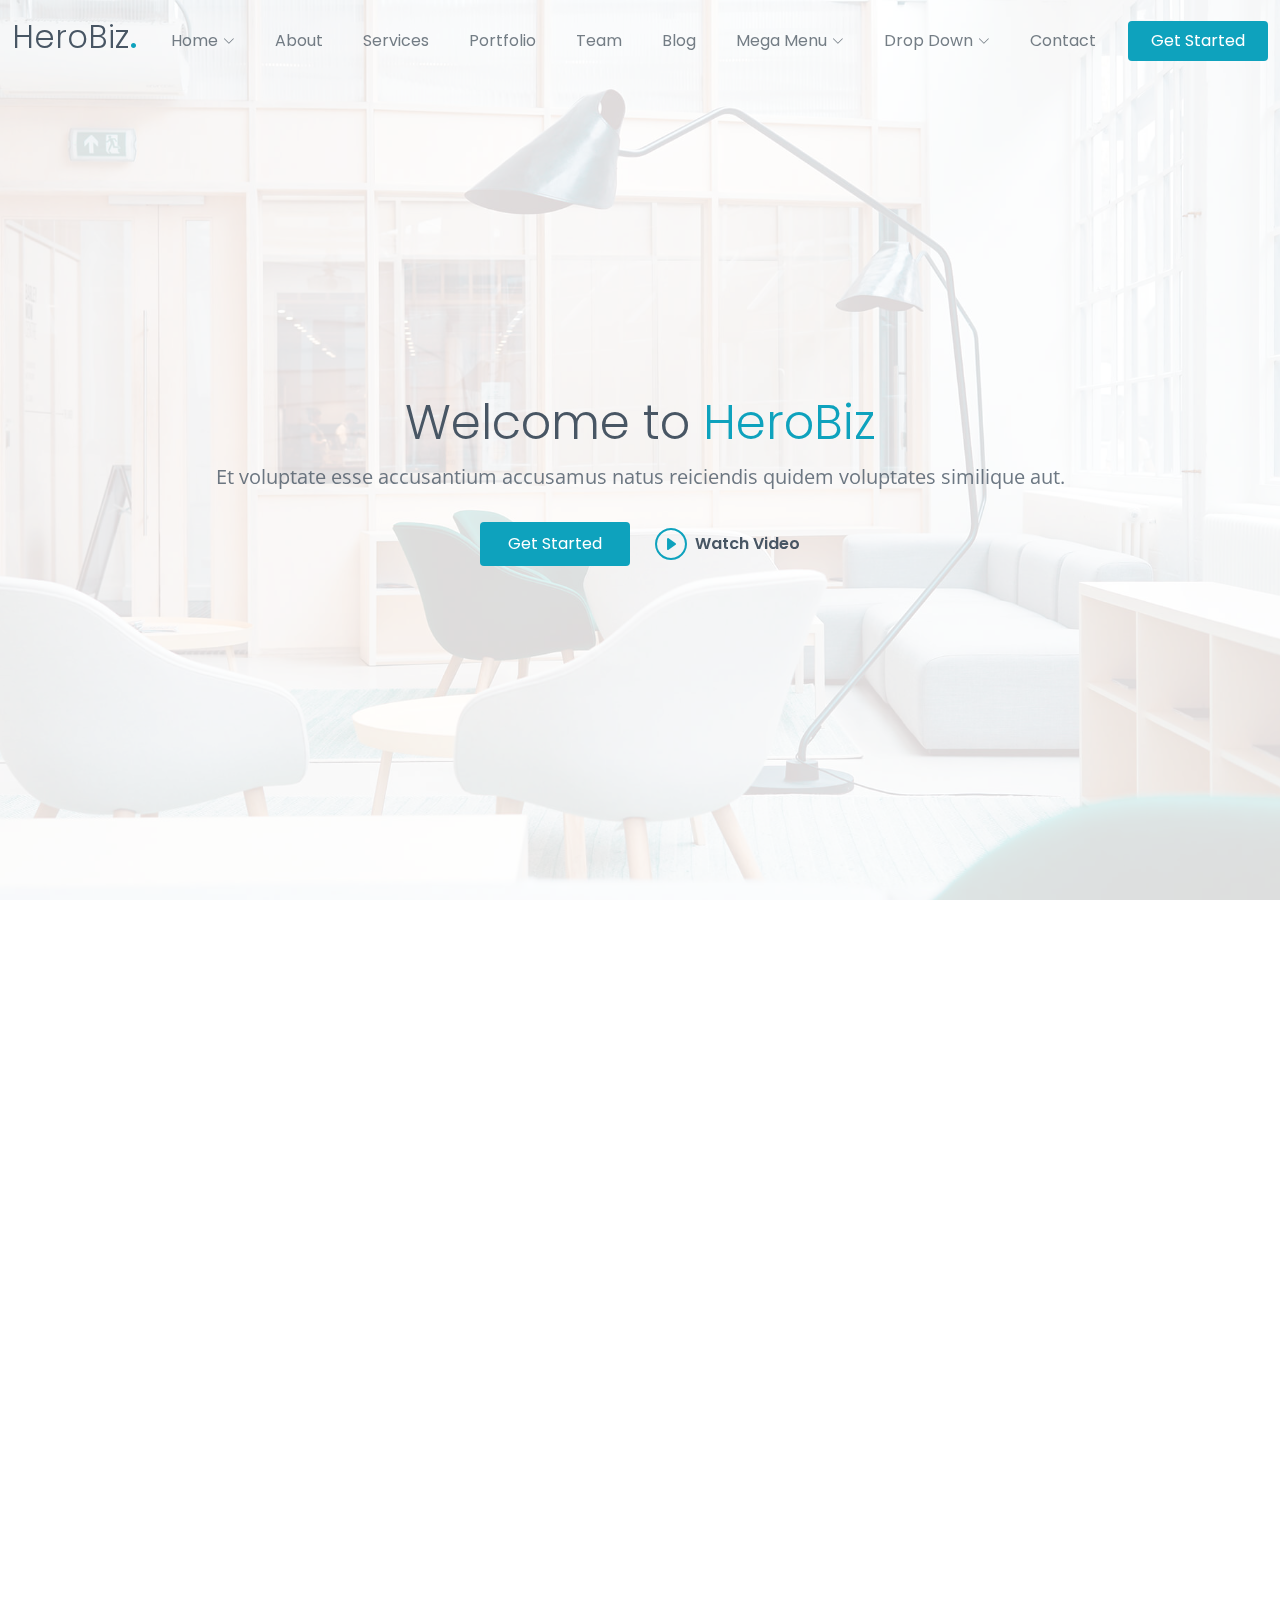
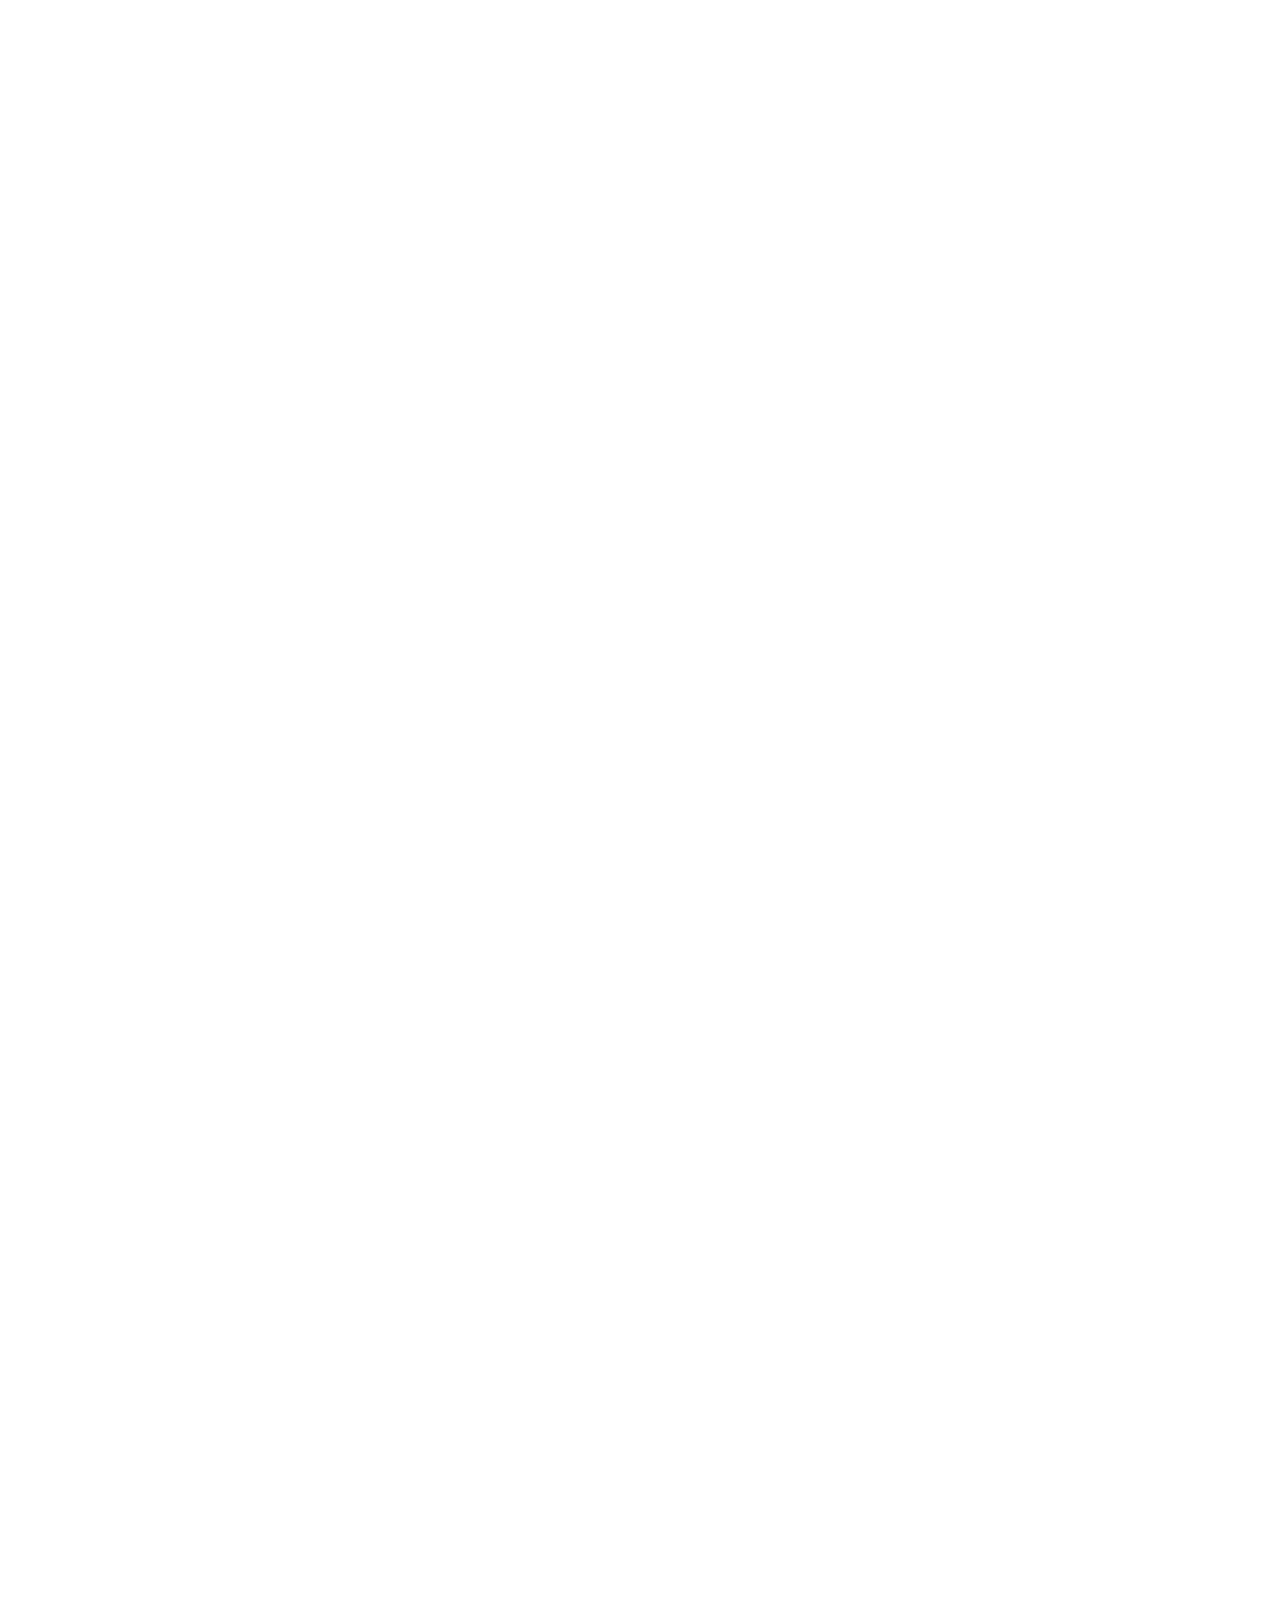
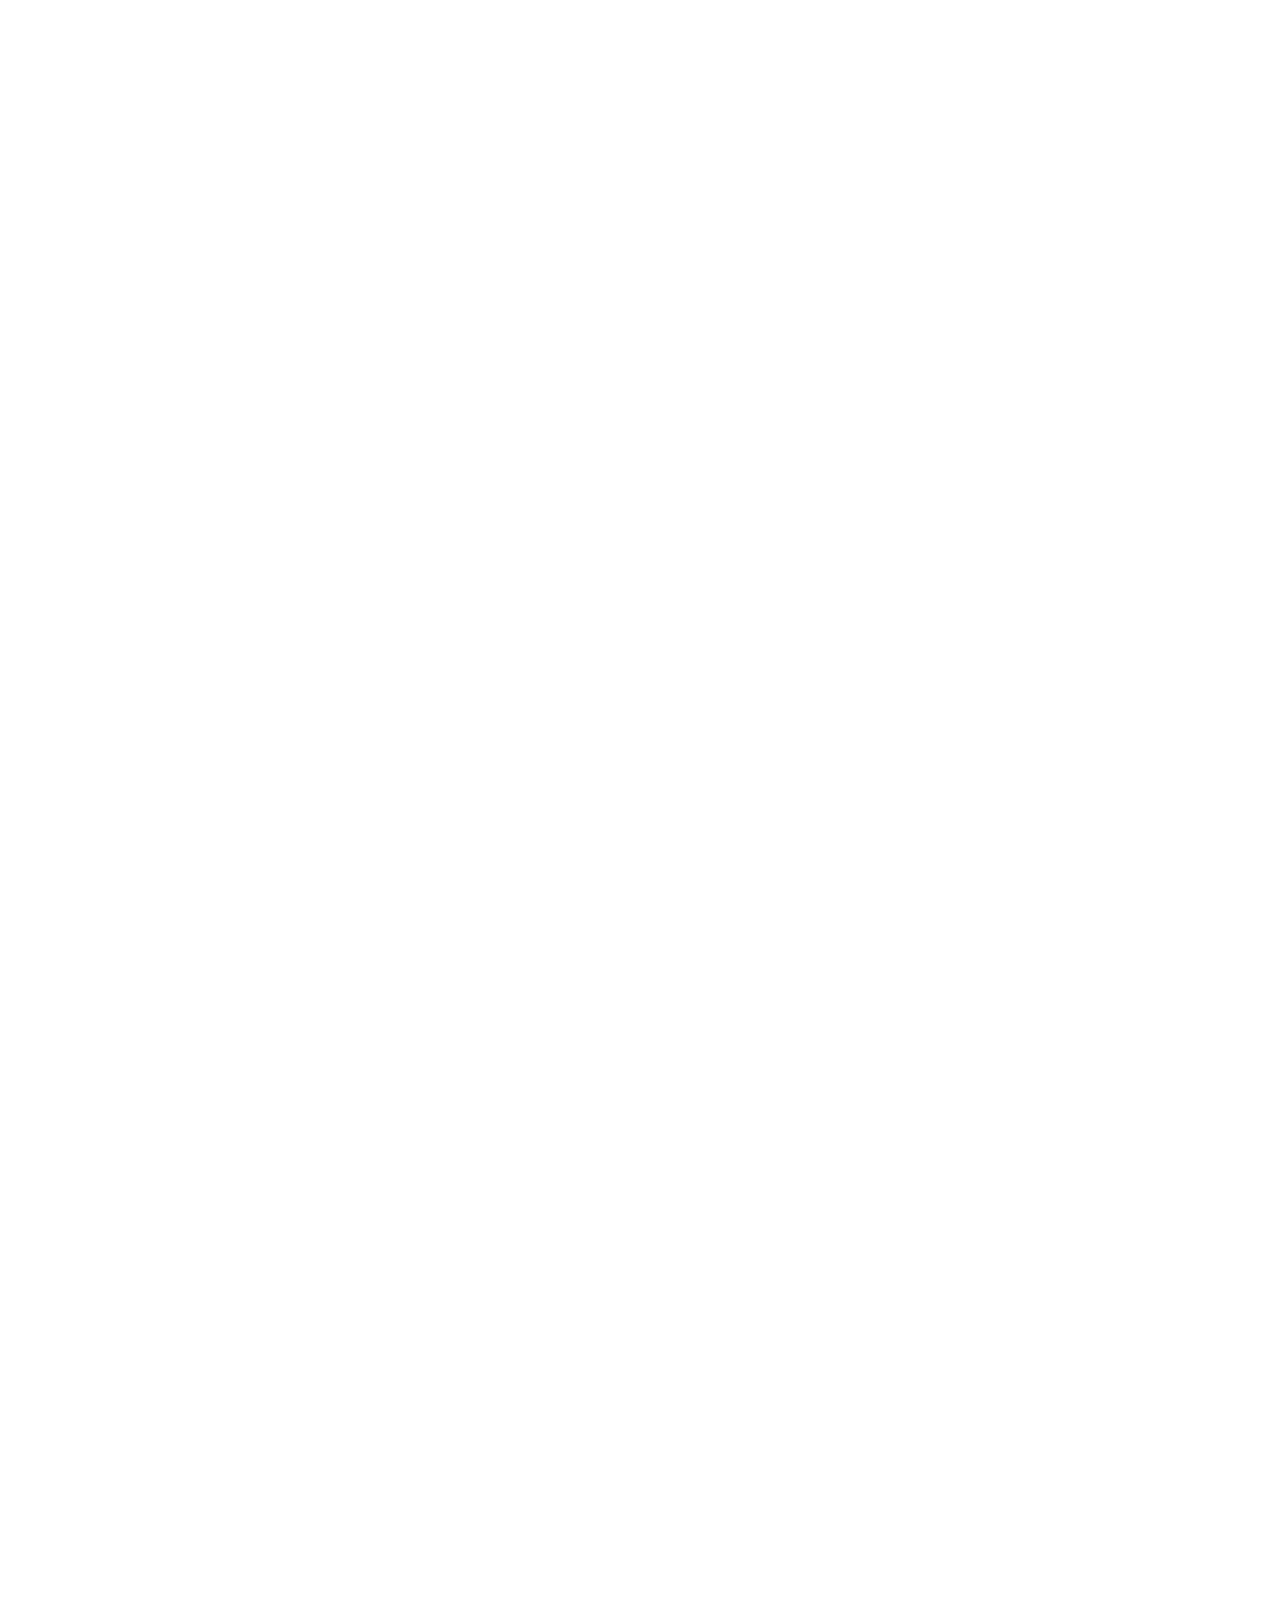
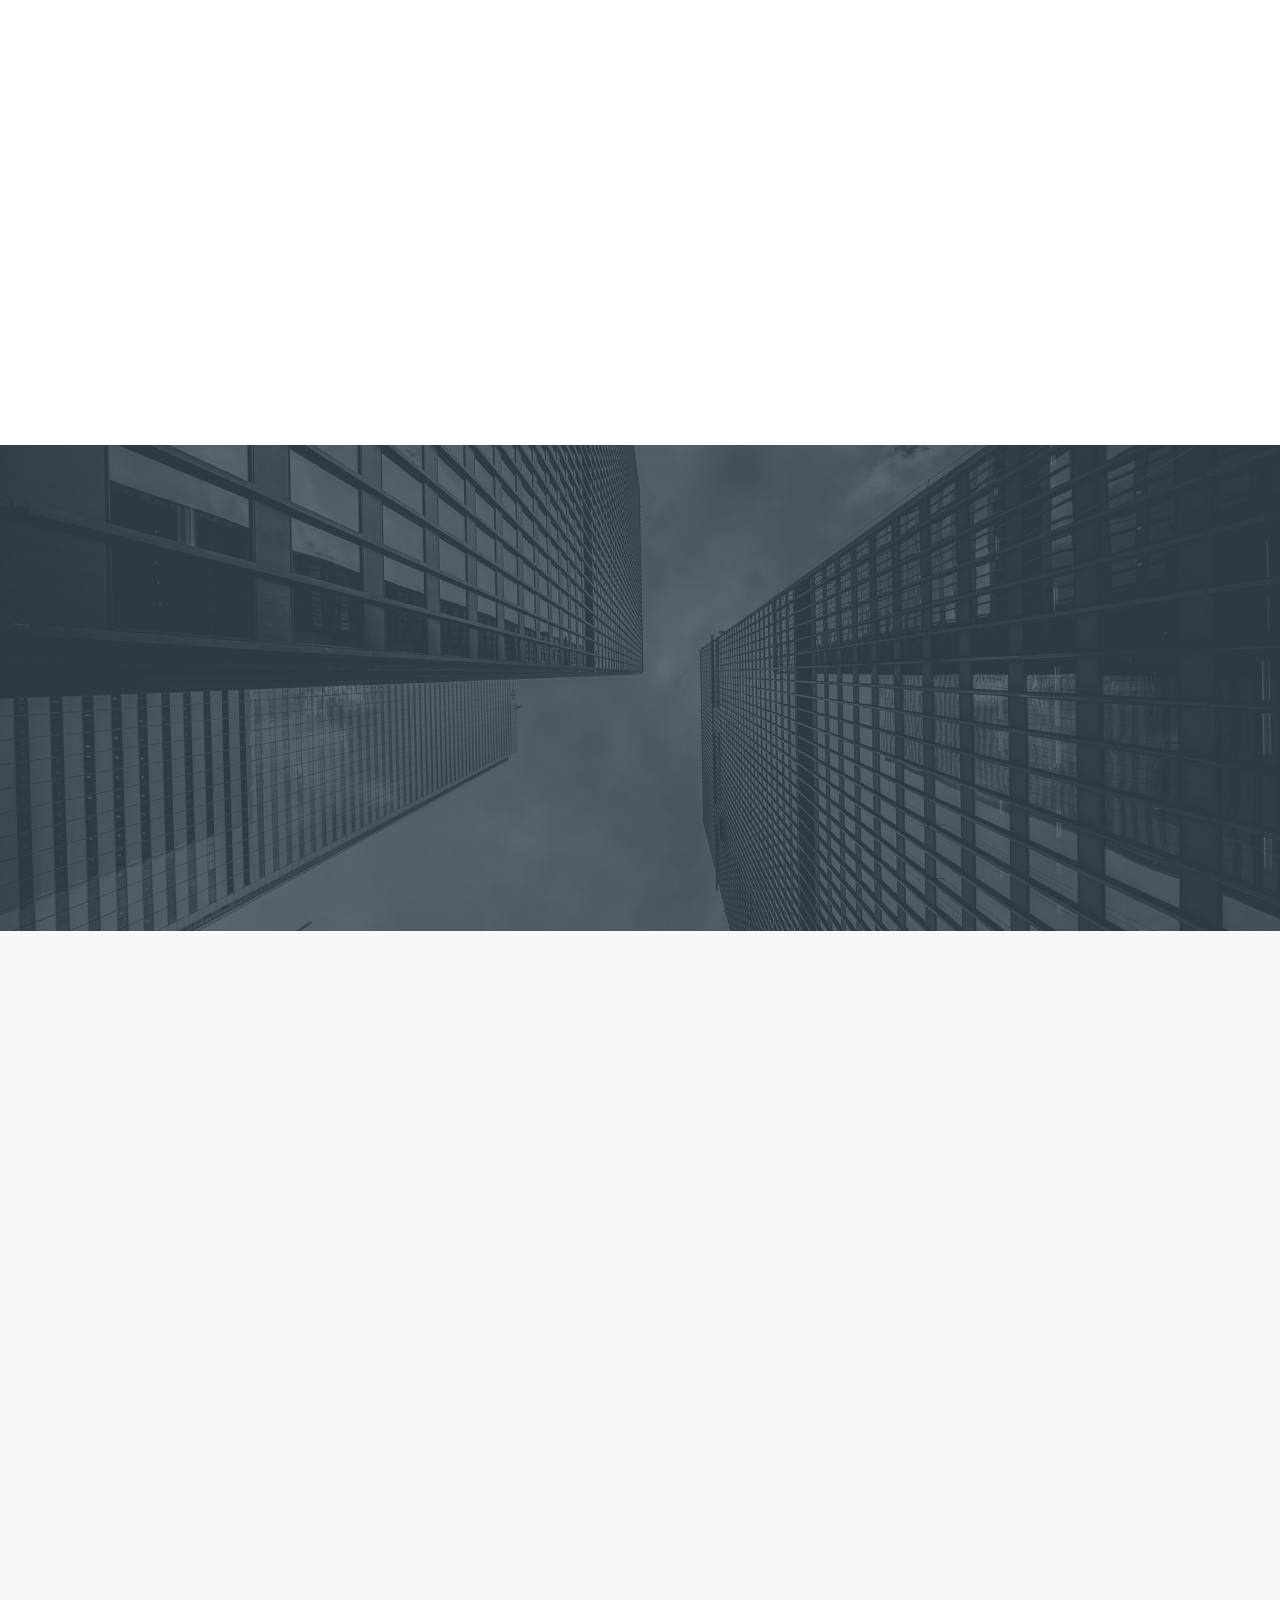
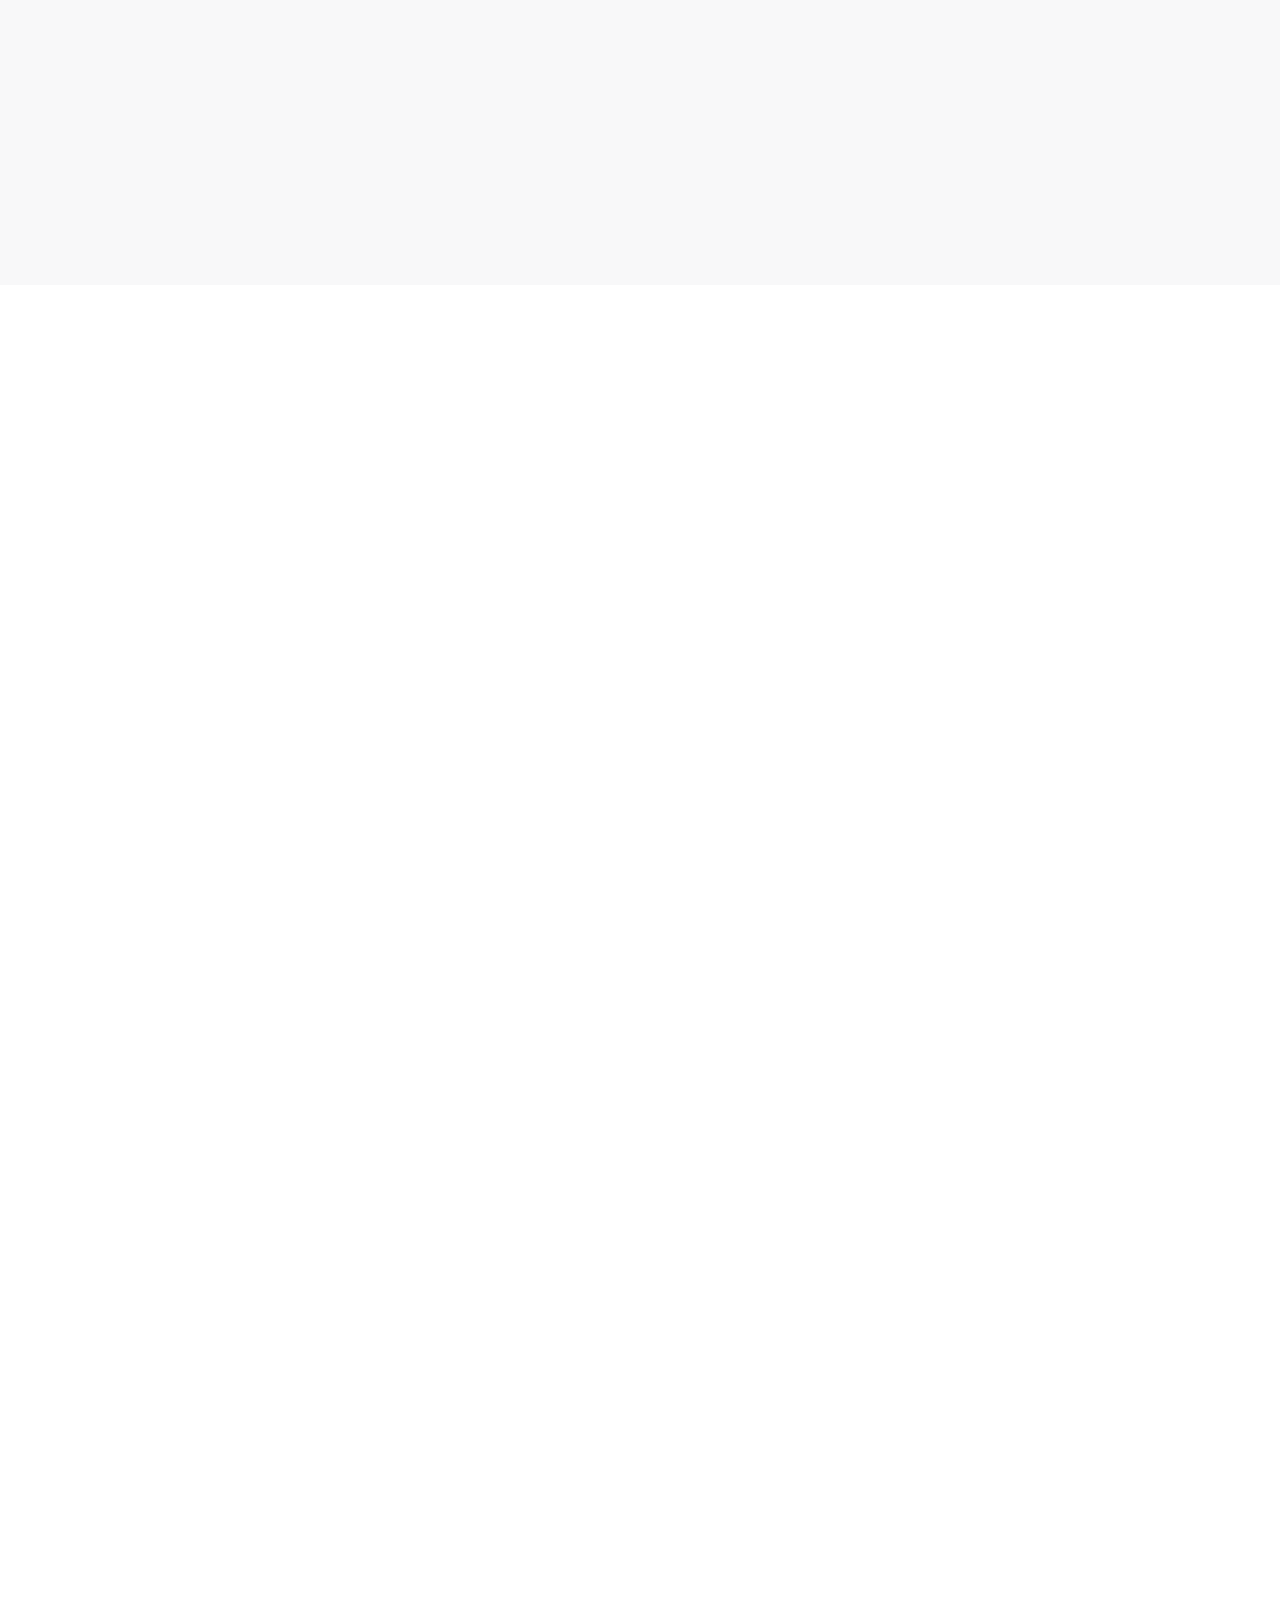
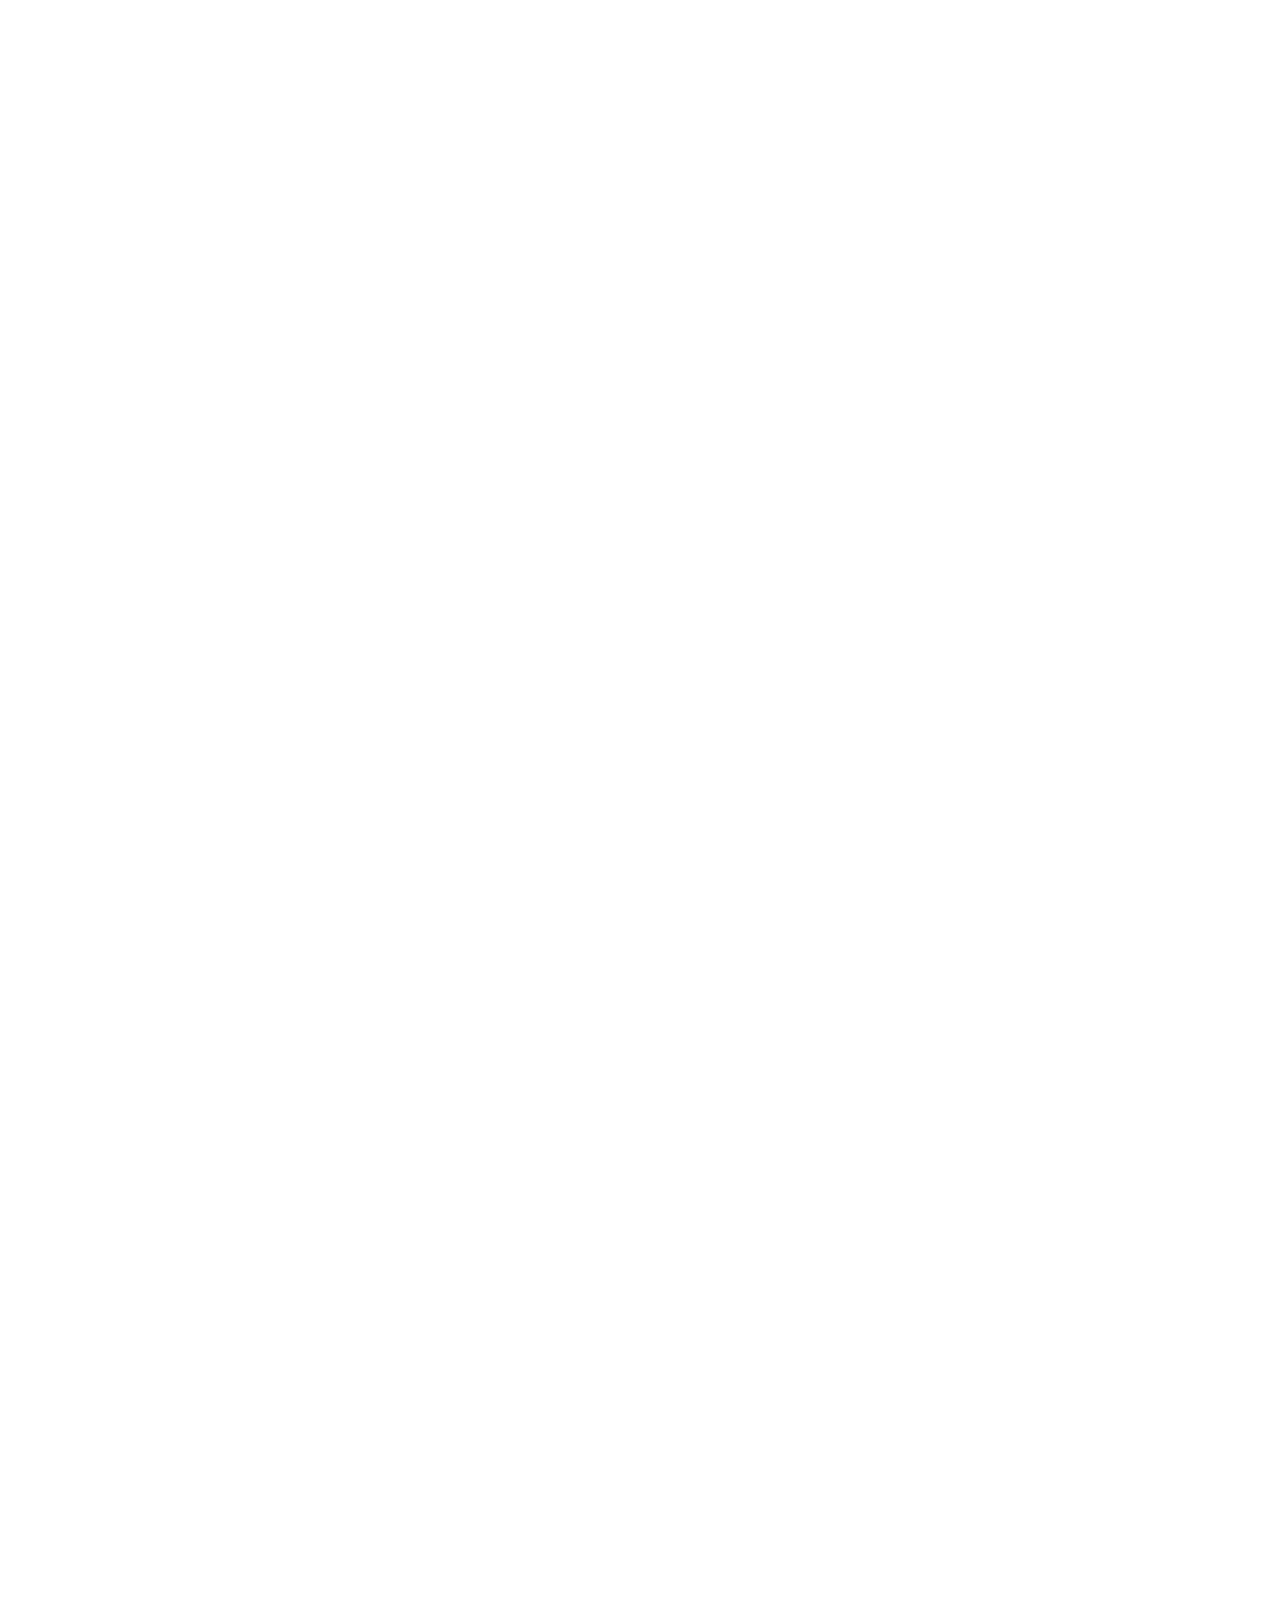
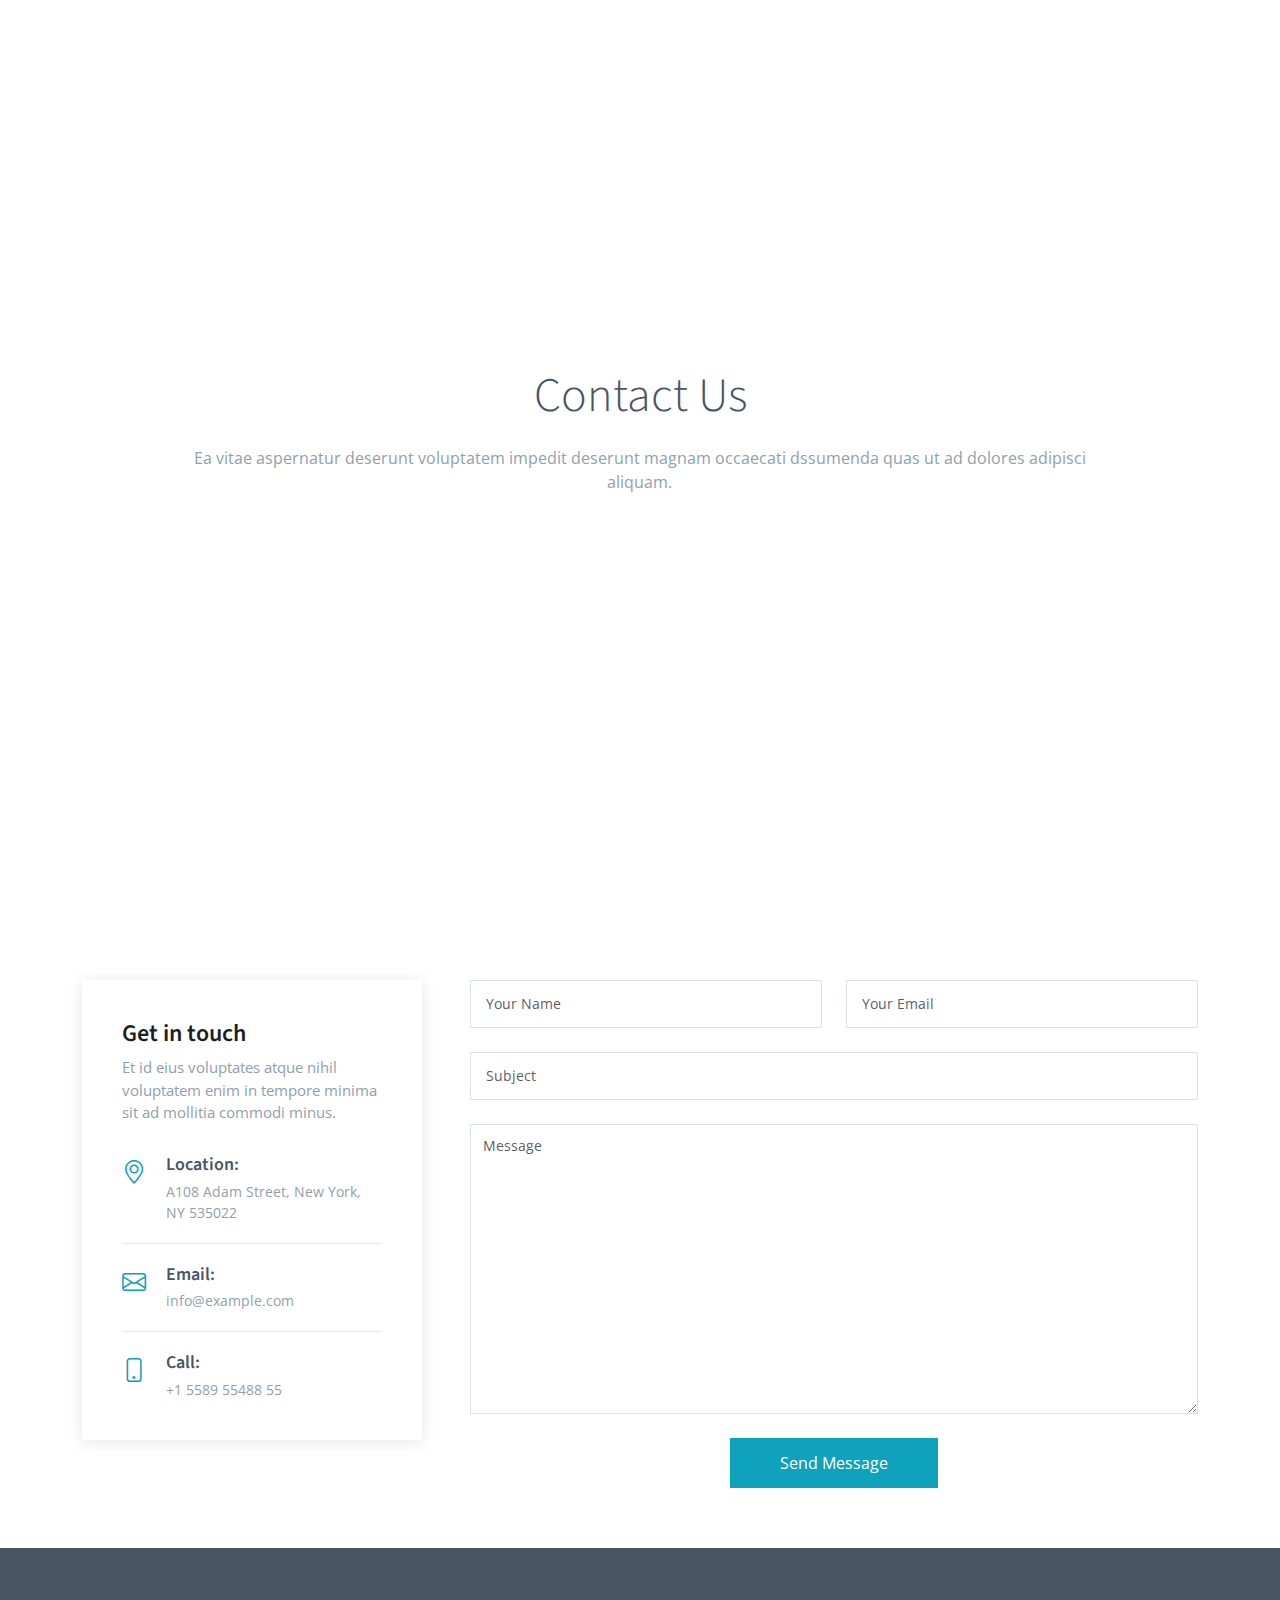
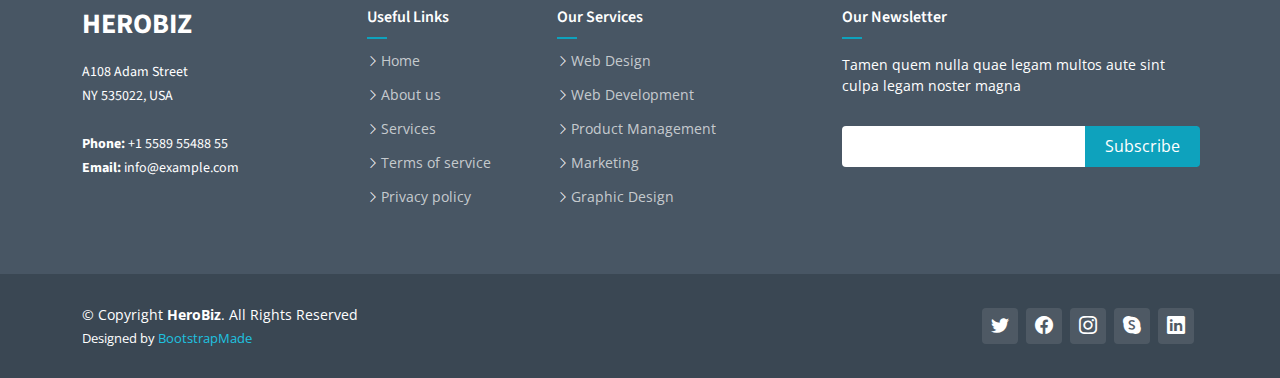
<file: index-3.html>
<!DOCTYPE html>
<html lang="en">

<head>
  <meta charset="utf-8">
  <meta content="width=device-width, initial-scale=1.0" name="viewport">

  <title>HeroBiz Bootstrap Template - Home 3</title>
  <meta content="" name="description">
  <meta content="" name="keywords">

  <!-- Favicons -->
  <link href="assets/img/favicon.png" rel="icon">
  <link href="assets/img/apple-touch-icon.png" rel="apple-touch-icon">

  <!-- Google Fonts -->
  <link rel="preconnect" href="https://fonts.googleapis.com">
  <link rel="preconnect" href="https://fonts.gstatic.com" crossorigin>
  <link href="https://fonts.googleapis.com/css2?family=Open+Sans:ital,wght@0,300;0,400;0,500;0,600;0,700;1,300;1,400;1,500;1,600;1,700&family=Poppins:ital,wght@0,300;0,400;0,500;0,600;0,700;1,300;1,400;1,500;1,600;1,700&family=Source+Sans+Pro:ital,wght@0,300;0,400;0,600;0,700;1,300;1,400;1,600;1,700&display=swap" rel="stylesheet">

  <!-- Vendor CSS Files -->
  <link href="assets/vendor/bootstrap/css/bootstrap.min.css" rel="stylesheet">
  <link href="assets/vendor/bootstrap-icons/bootstrap-icons.css" rel="stylesheet">
  <link href="assets/vendor/aos/aos.css" rel="stylesheet">
  <link href="assets/vendor/glightbox/css/glightbox.min.css" rel="stylesheet">
  <link href="assets/vendor/swiper/swiper-bundle.min.css" rel="stylesheet">

  <!-- Variables CSS Files. Uncomment your preferred color scheme -->
  <link href="assets/css/variables.css" rel="stylesheet">
  <!-- <link href="assets/css/variables-blue.css" rel="stylesheet"> -->
  <!-- <link href="assets/css/variables-green.css" rel="stylesheet"> -->
  <!-- <link href="assets/css/variables-orange.css" rel="stylesheet"> -->
  <!-- <link href="assets/css/variables-purple.css" rel="stylesheet"> -->
  <!-- <link href="assets/css/variables-red.css" rel="stylesheet"> -->
  <!-- <link href="assets/css/variables-pink.css" rel="stylesheet"> -->

  <!-- Template Main CSS File -->
  <link href="assets/css/main.css" rel="stylesheet">

  <!-- =======================================================
  * Template Name: HeroBiz
  * Updated: Jul 27 2023 with Bootstrap v5.3.1
  * Template URL: https://bootstrapmade.com/herobiz-bootstrap-business-template/
  * Author: BootstrapMade.com
  * License: https://bootstrapmade.com/license/
  ======================================================== -->
</head>

<body>

  <!-- ======= Header ======= -->
  <header id="header" class="header fixed-top" data-scrollto-offset="0">
    <div class="container-fluid d-flex align-items-center justify-content-between">

      <a href="index.html" class="logo d-flex align-items-center scrollto me-auto me-lg-0">
        <!-- Uncomment the line below if you also wish to use an image logo -->
        <!-- <img src="assets/img/logo.png" alt=""> -->
        <h1>HeroBiz<span>.</span></h1>
      </a>

      <nav id="navbar" class="navbar">
        <ul>

          <li class="dropdown"><a href="#"><span>Home</span> <i class="bi bi-chevron-down dropdown-indicator"></i></a>
            <ul>
              <li><a href="index.html">Home 1 - index.html</a></li>
              <li><a href="index-2.html">Home 2 - index-2.html</a></li>
              <li><a href="index-3.html" class="active">Home 3 - index-3.html</a></li>
              <li><a href="index-4.html">Home 4 - index-4.html</a></li>
            </ul>
          </li>

          <li><a class="nav-link scrollto" href="index.html#about">About</a></li>
          <li><a class="nav-link scrollto" href="index.html#services">Services</a></li>
          <li><a class="nav-link scrollto" href="index.html#portfolio">Portfolio</a></li>
          <li><a class="nav-link scrollto" href="index.html#team">Team</a></li>
          <li><a href="blog.html">Blog</a></li>
          <li class="dropdown megamenu"><a href="#"><span>Mega Menu</span> <i class="bi bi-chevron-down dropdown-indicator"></i></a>
            <ul>
              <li>
                <a href="#">Column 1 link 1</a>
                <a href="#">Column 1 link 2</a>
                <a href="#">Column 1 link 3</a>
              </li>
              <li>
                <a href="#">Column 2 link 1</a>
                <a href="#">Column 2 link 2</a>
                <a href="#">Column 3 link 3</a>
              </li>
              <li>
                <a href="#">Column 3 link 1</a>
                <a href="#">Column 3 link 2</a>
                <a href="#">Column 3 link 3</a>
              </li>
              <li>
                <a href="#">Column 4 link 1</a>
                <a href="#">Column 4 link 2</a>
                <a href="#">Column 4 link 3</a>
              </li>
            </ul>
          </li>
          <li class="dropdown"><a href="#"><span>Drop Down</span> <i class="bi bi-chevron-down dropdown-indicator"></i></a>
            <ul>
              <li><a href="#">Drop Down 1</a></li>
              <li class="dropdown"><a href="#"><span>Deep Drop Down</span> <i class="bi bi-chevron-down dropdown-indicator"></i></a>
                <ul>
                  <li><a href="#">Deep Drop Down 1</a></li>
                  <li><a href="#">Deep Drop Down 2</a></li>
                  <li><a href="#">Deep Drop Down 3</a></li>
                  <li><a href="#">Deep Drop Down 4</a></li>
                  <li><a href="#">Deep Drop Down 5</a></li>
                </ul>
              </li>
              <li><a href="#">Drop Down 2</a></li>
              <li><a href="#">Drop Down 3</a></li>
              <li><a href="#">Drop Down 4</a></li>
            </ul>
          </li>
          <li><a class="nav-link scrollto" href="index.html#contact">Contact</a></li>
        </ul>
        <i class="bi bi-list mobile-nav-toggle d-none"></i>
      </nav><!-- .navbar -->

      <a class="btn-getstarted scrollto" href="index.html#about">Get Started</a>

    </div>
  </header><!-- End Header -->

  <section id="hero-fullscreen" class="hero-fullscreen d-flex align-items-center">
    <div class="container d-flex flex-column align-items-center position-relative" data-aos="zoom-out">
      <h2>Welcome to <span>HeroBiz</span></h2>
      <p>Et voluptate esse accusantium accusamus natus reiciendis quidem voluptates similique aut.</p>
      <div class="d-flex">
        <a href="#about" class="btn-get-started scrollto">Get Started</a>
        <a href="https://www.youtube.com/watch?v=LXb3EKWsInQ" class="glightbox btn-watch-video d-flex align-items-center"><i class="bi bi-play-circle"></i><span>Watch Video</span></a>
      </div>
    </div>
  </section>

  <main id="main">

    <!-- ======= Featured Services Section ======= -->
    <section id="featured-services" class="featured-services">
      <div class="container">

        <div class="row gy-4">

          <div class="col-xl-3 col-md-6 d-flex" data-aos="zoom-out">
            <div class="service-item position-relative">
              <div class="icon"><i class="bi bi-activity icon"></i></div>
              <h4><a href="" class="stretched-link">Lorem Ipsum</a></h4>
              <p>Voluptatum deleniti atque corrupti quos dolores et quas molestias excepturi</p>
            </div>
          </div><!-- End Service Item -->

          <div class="col-xl-3 col-md-6 d-flex" data-aos="zoom-out" data-aos-delay="200">
            <div class="service-item position-relative">
              <div class="icon"><i class="bi bi-bounding-box-circles icon"></i></div>
              <h4><a href="" class="stretched-link">Sed ut perspici</a></h4>
              <p>Duis aute irure dolor in reprehenderit in voluptate velit esse cillum dolore</p>
            </div>
          </div><!-- End Service Item -->

          <div class="col-xl-3 col-md-6 d-flex" data-aos="zoom-out" data-aos-delay="400">
            <div class="service-item position-relative">
              <div class="icon"><i class="bi bi-calendar4-week icon"></i></div>
              <h4><a href="" class="stretched-link">Magni Dolores</a></h4>
              <p>Excepteur sint occaecat cupidatat non proident, sunt in culpa qui officia</p>
            </div>
          </div><!-- End Service Item -->

          <div class="col-xl-3 col-md-6 d-flex" data-aos="zoom-out" data-aos-delay="600">
            <div class="service-item position-relative">
              <div class="icon"><i class="bi bi-broadcast icon"></i></div>
              <h4><a href="" class="stretched-link">Nemo Enim</a></h4>
              <p>At vero eos et accusamus et iusto odio dignissimos ducimus qui blanditiis</p>
            </div>
          </div><!-- End Service Item -->

        </div>

      </div>
    </section><!-- End Featured Services Section -->

    <!-- ======= About Section ======= -->
    <section id="about" class="about">
      <div class="container" data-aos="fade-up">

        <div class="section-header">
          <h2>About Us</h2>
          <p>Architecto nobis eos vel nam quidem vitae temporibus voluptates qui hic deserunt iusto omnis nam voluptas asperiores sequi tenetur dolores incidunt enim voluptatem magnam cumque fuga.</p>
        </div>

        <div class="row g-4 g-lg-5" data-aos="fade-up" data-aos-delay="200">

          <div class="col-lg-5">
            <div class="about-img">
              <img src="assets/img/about.jpg" class="img-fluid" alt="">
            </div>
          </div>

          <div class="col-lg-7">
            <h3 class="pt-0 pt-lg-5">Neque officiis dolore maiores et exercitationem quae est seda lidera pat claero</h3>

            <!-- Tabs -->
            <ul class="nav nav-pills mb-3">
              <li><a class="nav-link active" data-bs-toggle="pill" href="#tab1">Saepe fuga</a></li>
              <li><a class="nav-link" data-bs-toggle="pill" href="#tab2">Voluptates</a></li>
              <li><a class="nav-link" data-bs-toggle="pill" href="#tab3">Corrupti</a></li>
            </ul><!-- End Tabs -->

            <!-- Tab Content -->
            <div class="tab-content">

              <div class="tab-pane fade show active" id="tab1">

                <p class="fst-italic">Consequuntur inventore voluptates consequatur aut vel et. Eos doloribus expedita. Sapiente atque consequatur minima nihil quae aspernatur quo suscipit voluptatem.</p>

                <div class="d-flex align-items-center mt-4">
                  <i class="bi bi-check2"></i>
                  <h4>Repudiandae rerum velit modi et officia quasi facilis</h4>
                </div>
                <p>Laborum omnis voluptates voluptas qui sit aliquam blanditiis. Sapiente minima commodi dolorum non eveniet magni quaerat nemo et.</p>

                <div class="d-flex align-items-center mt-4">
                  <i class="bi bi-check2"></i>
                  <h4>Incidunt non veritatis illum ea ut nisi</h4>
                </div>
                <p>Non quod totam minus repellendus autem sint velit. Rerum debitis facere soluta tenetur. Iure molestiae assumenda sunt qui inventore eligendi voluptates nisi at. Dolorem quo tempora. Quia et perferendis.</p>

                <div class="d-flex align-items-center mt-4">
                  <i class="bi bi-check2"></i>
                  <h4>Omnis ab quia nemo dignissimos rem eum quos..</h4>
                </div>
                <p>Eius alias aut cupiditate. Dolor voluptates animi ut blanditiis quos nam. Magnam officia aut ut alias quo explicabo ullam esse. Sunt magnam et dolorem eaque magnam odit enim quaerat. Vero error error voluptatem eum.</p>

              </div><!-- End Tab 1 Content -->

              <div class="tab-pane fade show" id="tab2">

                <p class="fst-italic">Consequuntur inventore voluptates consequatur aut vel et. Eos doloribus expedita. Sapiente atque consequatur minima nihil quae aspernatur quo suscipit voluptatem.</p>

                <div class="d-flex align-items-center mt-4">
                  <i class="bi bi-check2"></i>
                  <h4>Repudiandae rerum velit modi et officia quasi facilis</h4>
                </div>
                <p>Laborum omnis voluptates voluptas qui sit aliquam blanditiis. Sapiente minima commodi dolorum non eveniet magni quaerat nemo et.</p>

                <div class="d-flex align-items-center mt-4">
                  <i class="bi bi-check2"></i>
                  <h4>Incidunt non veritatis illum ea ut nisi</h4>
                </div>
                <p>Non quod totam minus repellendus autem sint velit. Rerum debitis facere soluta tenetur. Iure molestiae assumenda sunt qui inventore eligendi voluptates nisi at. Dolorem quo tempora. Quia et perferendis.</p>

                <div class="d-flex align-items-center mt-4">
                  <i class="bi bi-check2"></i>
                  <h4>Omnis ab quia nemo dignissimos rem eum quos..</h4>
                </div>
                <p>Eius alias aut cupiditate. Dolor voluptates animi ut blanditiis quos nam. Magnam officia aut ut alias quo explicabo ullam esse. Sunt magnam et dolorem eaque magnam odit enim quaerat. Vero error error voluptatem eum.</p>

              </div><!-- End Tab 2 Content -->

              <div class="tab-pane fade show" id="tab3">

                <p class="fst-italic">Consequuntur inventore voluptates consequatur aut vel et. Eos doloribus expedita. Sapiente atque consequatur minima nihil quae aspernatur quo suscipit voluptatem.</p>

                <div class="d-flex align-items-center mt-4">
                  <i class="bi bi-check2"></i>
                  <h4>Repudiandae rerum velit modi et officia quasi facilis</h4>
                </div>
                <p>Laborum omnis voluptates voluptas qui sit aliquam blanditiis. Sapiente minima commodi dolorum non eveniet magni quaerat nemo et.</p>

                <div class="d-flex align-items-center mt-4">
                  <i class="bi bi-check2"></i>
                  <h4>Incidunt non veritatis illum ea ut nisi</h4>
                </div>
                <p>Non quod totam minus repellendus autem sint velit. Rerum debitis facere soluta tenetur. Iure molestiae assumenda sunt qui inventore eligendi voluptates nisi at. Dolorem quo tempora. Quia et perferendis.</p>

                <div class="d-flex align-items-center mt-4">
                  <i class="bi bi-check2"></i>
                  <h4>Omnis ab quia nemo dignissimos rem eum quos..</h4>
                </div>
                <p>Eius alias aut cupiditate. Dolor voluptates animi ut blanditiis quos nam. Magnam officia aut ut alias quo explicabo ullam esse. Sunt magnam et dolorem eaque magnam odit enim quaerat. Vero error error voluptatem eum.</p>

              </div><!-- End Tab 3 Content -->

            </div>

          </div>

        </div>

      </div>
    </section><!-- End About Section -->

    <!-- ======= Clients Section ======= -->
    <section id="clients" class="clients">
      <div class="container" data-aos="zoom-out">

        <div class="clients-slider swiper">
          <div class="swiper-wrapper align-items-center">
            <div class="swiper-slide"><img src="assets/img/clients/client-1.png" class="img-fluid" alt=""></div>
            <div class="swiper-slide"><img src="assets/img/clients/client-2.png" class="img-fluid" alt=""></div>
            <div class="swiper-slide"><img src="assets/img/clients/client-3.png" class="img-fluid" alt=""></div>
            <div class="swiper-slide"><img src="assets/img/clients/client-4.png" class="img-fluid" alt=""></div>
            <div class="swiper-slide"><img src="assets/img/clients/client-5.png" class="img-fluid" alt=""></div>
            <div class="swiper-slide"><img src="assets/img/clients/client-6.png" class="img-fluid" alt=""></div>
            <div class="swiper-slide"><img src="assets/img/clients/client-7.png" class="img-fluid" alt=""></div>
            <div class="swiper-slide"><img src="assets/img/clients/client-8.png" class="img-fluid" alt=""></div>
          </div>
        </div>

      </div>
    </section><!-- End Clients Section -->

    <!-- ======= Call To Action Section ======= -->
    <section id="cta" class="cta">
      <div class="container" data-aos="zoom-out">

        <div class="row g-5">

          <div class="col-lg-8 col-md-6 content d-flex flex-column justify-content-center order-last order-md-first">
            <h3>Alias sunt quas <em>Cupiditate</em> oluptas hic minima</h3>
            <p> Duis aute irure dolor in reprehenderit in voluptate velit esse cillum dolore eu fugiat nulla pariatur. Excepteur sint occaecat cupidatat non proident, sunt in culpa qui officia deserunt mollit anim id est laborum.</p>
            <a class="cta-btn align-self-start" href="#">Call To Action</a>
          </div>

          <div class="col-lg-4 col-md-6 order-first order-md-last d-flex align-items-center">
            <div class="img">
              <img src="assets/img/cta.jpg" alt="" class="img-fluid">
            </div>
          </div>

        </div>

      </div>
    </section><!-- End Call To Action Section -->

    <!-- ======= On Focus Section ======= -->
    <section id="onfocus" class="onfocus">
      <div class="container-fluid p-0" data-aos="fade-up">

        <div class="row g-0">
          <div class="col-lg-6 video-play position-relative">
            <a href="https://www.youtube.com/watch?v=LXb3EKWsInQ" class="glightbox play-btn"></a>
          </div>
          <div class="col-lg-6">
            <div class="content d-flex flex-column justify-content-center h-100">
              <h3>Voluptatem dignissimos provident quasi corporis</h3>
              <p class="fst-italic">
                Lorem ipsum dolor sit amet, consectetur adipiscing elit, sed do eiusmod tempor incididunt ut labore et dolore
                magna aliqua.
              </p>
              <ul>
                <li><i class="bi bi-check-circle"></i> Ullamco laboris nisi ut aliquip ex ea commodo consequat.</li>
                <li><i class="bi bi-check-circle"></i> Duis aute irure dolor in reprehenderit in voluptate velit.</li>
                <li><i class="bi bi-check-circle"></i> Ullamco laboris nisi ut aliquip ex ea commodo consequat. Duis aute irure dolor in reprehenderit in voluptate trideta storacalaperda mastiro dolore eu fugiat nulla pariatur.</li>
              </ul>
              <a href="#" class="read-more align-self-start"><span>Read More</span><i class="bi bi-arrow-right"></i></a>
            </div>
          </div>
        </div>

      </div>
    </section><!-- End On Focus Section -->

    <!-- ======= Features Section ======= -->
    <section id="features" class="features">
      <div class="container" data-aos="fade-up">

        <ul class="nav nav-tabs row gy-4 d-flex">

          <li class="nav-item col-6 col-md-4 col-lg-2">
            <a class="nav-link active show" data-bs-toggle="tab" data-bs-target="#tab-1">
              <i class="bi bi-binoculars color-cyan"></i>
              <h4>Modinest</h4>
            </a>
          </li><!-- End Tab 1 Nav -->

          <li class="nav-item col-6 col-md-4 col-lg-2">
            <a class="nav-link" data-bs-toggle="tab" data-bs-target="#tab-2">
              <i class="bi bi-box-seam color-indigo"></i>
              <h4>Undaesenti</h4>
            </a>
          </li><!-- End Tab 2 Nav -->

          <li class="nav-item col-6 col-md-4 col-lg-2">
            <a class="nav-link" data-bs-toggle="tab" data-bs-target="#tab-3">
              <i class="bi bi-brightness-high color-teal"></i>
              <h4>Pariatur</h4>
            </a>
          </li><!-- End Tab 3 Nav -->

          <li class="nav-item col-6 col-md-4 col-lg-2">
            <a class="nav-link" data-bs-toggle="tab" data-bs-target="#tab-4">
              <i class="bi bi-command color-red"></i>
              <h4>Nostrum</h4>
            </a>
          </li><!-- End Tab 4 Nav -->

          <li class="nav-item col-6 col-md-4 col-lg-2">
            <a class="nav-link" data-bs-toggle="tab" data-bs-target="#tab-5">
              <i class="bi bi-easel color-blue"></i>
              <h4>Adipiscing</h4>
            </a>
          </li><!-- End Tab 5 Nav -->

          <li class="nav-item col-6 col-md-4 col-lg-2">
            <a class="nav-link" data-bs-toggle="tab" data-bs-target="#tab-6">
              <i class="bi bi-map color-orange"></i>
              <h4>Reprehit</h4>
            </a>
          </li><!-- End Tab 6 Nav -->

        </ul>

        <div class="tab-content">

          <div class="tab-pane active show" id="tab-1">
            <div class="row gy-4">
              <div class="col-lg-8 order-2 order-lg-1" data-aos="fade-up" data-aos-delay="100">
                <h3>Modinest</h3>
                <p class="fst-italic">
                  Lorem ipsum dolor sit amet, consectetur adipiscing elit, sed do eiusmod tempor incididunt ut labore et dolore
                  magna aliqua.
                </p>
                <ul>
                  <li><i class="bi bi-check-circle-fill"></i> Ullamco laboris nisi ut aliquip ex ea commodo consequat.</li>
                  <li><i class="bi bi-check-circle-fill"></i> Duis aute irure dolor in reprehenderit in voluptate velit.</li>
                  <li><i class="bi bi-check-circle-fill"></i> Ullamco laboris nisi ut aliquip ex ea commodo consequat. Duis aute irure dolor in reprehenderit in voluptate trideta storacalaperda mastiro dolore eu fugiat nulla pariatur.</li>
                </ul>
                <p>
                  Ullamco laboris nisi ut aliquip ex ea commodo consequat. Duis aute irure dolor in reprehenderit in voluptate
                  velit esse cillum dolore eu fugiat nulla pariatur. Excepteur sint occaecat cupidatat non proident, sunt in
                  culpa qui officia deserunt mollit anim id est laborum
                </p>
              </div>
              <div class="col-lg-4 order-1 order-lg-2 text-center" data-aos="fade-up" data-aos-delay="200">
                <img src="assets/img/features-1.svg" alt="" class="img-fluid">
              </div>
            </div>
          </div><!-- End Tab Content 1 -->

          <div class="tab-pane" id="tab-2">
            <div class="row gy-4">
              <div class="col-lg-8 order-2 order-lg-1">
                <h3>Undaesenti</h3>
                <p>
                  Ullamco laboris nisi ut aliquip ex ea commodo consequat. Duis aute irure dolor in reprehenderit in voluptate
                  velit esse cillum dolore eu fugiat nulla pariatur. Excepteur sint occaecat cupidatat non proident, sunt in
                  culpa qui officia deserunt mollit anim id est laborum
                </p>
                <p class="fst-italic">
                  Lorem ipsum dolor sit amet, consectetur adipiscing elit, sed do eiusmod tempor incididunt ut labore et dolore
                  magna aliqua.
                </p>
                <ul>
                  <li><i class="bi bi-check-circle-fill"></i> Ullamco laboris nisi ut aliquip ex ea commodo consequat.</li>
                  <li><i class="bi bi-check-circle-fill"></i> Duis aute irure dolor in reprehenderit in voluptate velit.</li>
                  <li><i class="bi bi-check-circle-fill"></i> Provident mollitia neque rerum asperiores dolores quos qui a. Ipsum neque dolor voluptate nisi sed.</li>
                  <li><i class="bi bi-check-circle-fill"></i> Ullamco laboris nisi ut aliquip ex ea commodo consequat. Duis aute irure dolor in reprehenderit in voluptate trideta storacalaperda mastiro dolore eu fugiat nulla pariatur.</li>
                </ul>
              </div>
              <div class="col-lg-4 order-1 order-lg-2 text-center">
                <img src="assets/img/features-2.svg" alt="" class="img-fluid">
              </div>
            </div>
          </div><!-- End Tab Content 2 -->

          <div class="tab-pane" id="tab-3">
            <div class="row gy-4">
              <div class="col-lg-8 order-2 order-lg-1">
                <h3>Pariatur</h3>
                <p>
                  Ullamco laboris nisi ut aliquip ex ea commodo consequat. Duis aute irure dolor in reprehenderit in voluptate
                  velit esse cillum dolore eu fugiat nulla pariatur. Excepteur sint occaecat cupidatat non proident, sunt in
                  culpa qui officia deserunt mollit anim id est laborum
                </p>
                <ul>
                  <li><i class="bi bi-check-circle-fill"></i> Ullamco laboris nisi ut aliquip ex ea commodo consequat.</li>
                  <li><i class="bi bi-check-circle-fill"></i> Duis aute irure dolor in reprehenderit in voluptate velit.</li>
                  <li><i class="bi bi-check-circle-fill"></i> Provident mollitia neque rerum asperiores dolores quos qui a. Ipsum neque dolor voluptate nisi sed.</li>
                </ul>
                <p class="fst-italic">
                  Lorem ipsum dolor sit amet, consectetur adipiscing elit, sed do eiusmod tempor incididunt ut labore et dolore
                  magna aliqua.
                </p>
              </div>
              <div class="col-lg-4 order-1 order-lg-2 text-center">
                <img src="assets/img/features-3.svg" alt="" class="img-fluid">
              </div>
            </div>
          </div><!-- End Tab Content 3 -->

          <div class="tab-pane" id="tab-4">
            <div class="row gy-4">
              <div class="col-lg-8 order-2 order-lg-1">
                <h3>Nostrum</h3>
                <p>
                  Ullamco laboris nisi ut aliquip ex ea commodo consequat. Duis aute irure dolor in reprehenderit in voluptate
                  velit esse cillum dolore eu fugiat nulla pariatur. Excepteur sint occaecat cupidatat non proident, sunt in
                  culpa qui officia deserunt mollit anim id est laborum
                </p>
                <p class="fst-italic">
                  Lorem ipsum dolor sit amet, consectetur adipiscing elit, sed do eiusmod tempor incididunt ut labore et dolore
                  magna aliqua.
                </p>
                <ul>
                  <li><i class="bi bi-check-circle-fill"></i> Ullamco laboris nisi ut aliquip ex ea commodo consequat.</li>
                  <li><i class="bi bi-check-circle-fill"></i> Duis aute irure dolor in reprehenderit in voluptate velit.</li>
                  <li><i class="bi bi-check-circle-fill"></i> Ullamco laboris nisi ut aliquip ex ea commodo consequat. Duis aute irure dolor in reprehenderit in voluptate trideta storacalaperda mastiro dolore eu fugiat nulla pariatur.</li>
                </ul>
              </div>
              <div class="col-lg-4 order-1 order-lg-2 text-center">
                <img src="assets/img/features-4.svg" alt="" class="img-fluid">
              </div>
            </div>
          </div><!-- End Tab Content 4 -->

          <div class="tab-pane" id="tab-5">
            <div class="row gy-4">
              <div class="col-lg-8 order-2 order-lg-1">
                <h3>Adipiscing</h3>
                <p>
                  Ullamco laboris nisi ut aliquip ex ea commodo consequat. Duis aute irure dolor in reprehenderit in voluptate
                  velit esse cillum dolore eu fugiat nulla pariatur. Excepteur sint occaecat cupidatat non proident, sunt in
                  culpa qui officia deserunt mollit anim id est laborum
                </p>
                <p class="fst-italic">
                  Lorem ipsum dolor sit amet, consectetur adipiscing elit, sed do eiusmod tempor incididunt ut labore et dolore
                  magna aliqua.
                </p>
                <ul>
                  <li><i class="bi bi-check-circle-fill"></i> Ullamco laboris nisi ut aliquip ex ea commodo consequat.</li>
                  <li><i class="bi bi-check-circle-fill"></i> Duis aute irure dolor in reprehenderit in voluptate velit.</li>
                  <li><i class="bi bi-check-circle-fill"></i> Ullamco laboris nisi ut aliquip ex ea commodo consequat. Duis aute irure dolor in reprehenderit in voluptate trideta storacalaperda mastiro dolore eu fugiat nulla pariatur.</li>
                </ul>
              </div>
              <div class="col-lg-4 order-1 order-lg-2 text-center">
                <img src="assets/img/features-5.svg" alt="" class="img-fluid">
              </div>
            </div>
          </div><!-- End Tab Content 5 -->

          <div class="tab-pane" id="tab-6">
            <div class="row gy-4">
              <div class="col-lg-8 order-2 order-lg-1">
                <h3>Reprehit</h3>
                <p>
                  Ullamco laboris nisi ut aliquip ex ea commodo consequat. Duis aute irure dolor in reprehenderit in voluptate
                  velit esse cillum dolore eu fugiat nulla pariatur. Excepteur sint occaecat cupidatat non proident, sunt in
                  culpa qui officia deserunt mollit anim id est laborum
                </p>
                <p class="fst-italic">
                  Lorem ipsum dolor sit amet, consectetur adipiscing elit, sed do eiusmod tempor incididunt ut labore et dolore
                  magna aliqua.
                </p>
                <ul>
                  <li><i class="bi bi-check-circle-fill"></i> Ullamco laboris nisi ut aliquip ex ea commodo consequat.</li>
                  <li><i class="bi bi-check-circle-fill"></i> Duis aute irure dolor in reprehenderit in voluptate velit.</li>
                  <li><i class="bi bi-check-circle-fill"></i> Ullamco laboris nisi ut aliquip ex ea commodo consequat. Duis aute irure dolor in reprehenderit in voluptate trideta storacalaperda mastiro dolore eu fugiat nulla pariatur.</li>
                </ul>
              </div>
              <div class="col-lg-4 order-1 order-lg-2 text-center">
                <img src="assets/img/features-6.svg" alt="" class="img-fluid">
              </div>
            </div>
          </div><!-- End Tab Content 6 -->

        </div>

      </div>
    </section><!-- End Features Section -->

    <!-- ======= Services Section ======= -->
    <section id="services" class="services">
      <div class="container" data-aos="fade-up">

        <div class="section-header">
          <h2>Our Services</h2>
          <p>Ea vitae aspernatur deserunt voluptatem impedit deserunt magnam occaecati dssumenda quas ut ad dolores adipisci aliquam.</p>
        </div>

        <div class="row gy-5">

          <div class="col-xl-4 col-md-6" data-aos="zoom-in" data-aos-delay="200">
            <div class="service-item">
              <div class="img">
                <img src="assets/img/services-1.jpg" class="img-fluid" alt="">
              </div>
              <div class="details position-relative">
                <div class="icon">
                  <i class="bi bi-activity"></i>
                </div>
                <a href="#" class="stretched-link">
                  <h3>Nesciunt Mete</h3>
                </a>
                <p>Provident nihil minus qui consequatur non omnis maiores. Eos accusantium minus dolores iure perferendis.</p>
              </div>
            </div>
          </div><!-- End Service Item -->

          <div class="col-xl-4 col-md-6" data-aos="zoom-in" data-aos-delay="300">
            <div class="service-item">
              <div class="img">
                <img src="assets/img/services-2.jpg" class="img-fluid" alt="">
              </div>
              <div class="details position-relative">
                <div class="icon">
                  <i class="bi bi-broadcast"></i>
                </div>
                <a href="#" class="stretched-link">
                  <h3>Eosle Commodi</h3>
                </a>
                <p>Ut autem aut autem non a. Sint sint sit facilis nam iusto sint. Libero corrupti neque eum hic non ut nesciunt dolorem.</p>
              </div>
            </div>
          </div><!-- End Service Item -->

          <div class="col-xl-4 col-md-6" data-aos="zoom-in" data-aos-delay="400">
            <div class="service-item">
              <div class="img">
                <img src="assets/img/services-3.jpg" class="img-fluid" alt="">
              </div>
              <div class="details position-relative">
                <div class="icon">
                  <i class="bi bi-easel"></i>
                </div>
                <a href="#" class="stretched-link">
                  <h3>Ledo Markt</h3>
                </a>
                <p>Ut excepturi voluptatem nisi sed. Quidem fuga consequatur. Minus ea aut. Vel qui id voluptas adipisci eos earum corrupti.</p>
              </div>
            </div>
          </div><!-- End Service Item -->

          <div class="col-xl-4 col-md-6" data-aos="zoom-in" data-aos-delay="500">
            <div class="service-item">
              <div class="img">
                <img src="assets/img/services-4.jpg" class="img-fluid" alt="">
              </div>
              <div class="details position-relative">
                <div class="icon">
                  <i class="bi bi-bounding-box-circles"></i>
                </div>
                <a href="#" class="stretched-link">
                  <h3>Asperiores Commodit</h3>
                </a>
                <p>Non et temporibus minus omnis sed dolor esse consequatur. Cupiditate sed error ea fuga sit provident adipisci neque.</p>
                <a href="#" class="stretched-link"></a>
              </div>
            </div>
          </div><!-- End Service Item -->

          <div class="col-xl-4 col-md-6" data-aos="zoom-in" data-aos-delay="600">
            <div class="service-item">
              <div class="img">
                <img src="assets/img/services-5.jpg" class="img-fluid" alt="">
              </div>
              <div class="details position-relative">
                <div class="icon">
                  <i class="bi bi-calendar4-week"></i>
                </div>
                <a href="#" class="stretched-link">
                  <h3>Velit Doloremque</h3>
                </a>
                <p>Cumque et suscipit saepe. Est maiores autem enim facilis ut aut ipsam corporis aut. Sed animi at autem alias eius labore.</p>
                <a href="#" class="stretched-link"></a>
              </div>
            </div>
          </div><!-- End Service Item -->

          <div class="col-xl-4 col-md-6" data-aos="zoom-in" data-aos-delay="700">
            <div class="service-item">
              <div class="img">
                <img src="assets/img/services-6.jpg" class="img-fluid" alt="">
              </div>
              <div class="details position-relative">
                <div class="icon">
                  <i class="bi bi-chat-square-text"></i>
                </div>
                <a href="#" class="stretched-link">
                  <h3>Dolori Architecto</h3>
                </a>
                <p>Hic molestias ea quibusdam eos. Fugiat enim doloremque aut neque non et debitis iure. Corrupti recusandae ducimus enim.</p>
                <a href="#" class="stretched-link"></a>
              </div>
            </div>
          </div><!-- End Service Item -->

        </div>

      </div>
    </section><!-- End Services Section -->

    <!-- ======= Testimonials Section ======= -->
    <section id="testimonials" class="testimonials">
      <div class="container" data-aos="fade-up">

        <div class="testimonials-slider swiper">
          <div class="swiper-wrapper">

            <div class="swiper-slide">
              <div class="testimonial-item">
                <img src="assets/img/testimonials/testimonials-1.jpg" class="testimonial-img" alt="">
                <h3>Saul Goodman</h3>
                <h4>Ceo &amp; Founder</h4>
                <div class="stars">
                  <i class="bi bi-star-fill"></i><i class="bi bi-star-fill"></i><i class="bi bi-star-fill"></i><i class="bi bi-star-fill"></i><i class="bi bi-star-fill"></i>
                </div>
                <p>
                  <i class="bi bi-quote quote-icon-left"></i>
                  Proin iaculis purus consequat sem cure digni ssim donec porttitora entum suscipit rhoncus. Accusantium quam, ultricies eget id, aliquam eget nibh et. Maecen aliquam, risus at semper.
                  <i class="bi bi-quote quote-icon-right"></i>
                </p>
              </div>
            </div><!-- End testimonial item -->

            <div class="swiper-slide">
              <div class="testimonial-item">
                <img src="assets/img/testimonials/testimonials-2.jpg" class="testimonial-img" alt="">
                <h3>Sara Wilsson</h3>
                <h4>Designer</h4>
                <div class="stars">
                  <i class="bi bi-star-fill"></i><i class="bi bi-star-fill"></i><i class="bi bi-star-fill"></i><i class="bi bi-star-fill"></i><i class="bi bi-star-fill"></i>
                </div>
                <p>
                  <i class="bi bi-quote quote-icon-left"></i>
                  Export tempor illum tamen malis malis eram quae irure esse labore quem cillum quid cillum eram malis quorum velit fore eram velit sunt aliqua noster fugiat irure amet legam anim culpa.
                  <i class="bi bi-quote quote-icon-right"></i>
                </p>
              </div>
            </div><!-- End testimonial item -->

            <div class="swiper-slide">
              <div class="testimonial-item">
                <img src="assets/img/testimonials/testimonials-3.jpg" class="testimonial-img" alt="">
                <h3>Jena Karlis</h3>
                <h4>Store Owner</h4>
                <div class="stars">
                  <i class="bi bi-star-fill"></i><i class="bi bi-star-fill"></i><i class="bi bi-star-fill"></i><i class="bi bi-star-fill"></i><i class="bi bi-star-fill"></i>
                </div>
                <p>
                  <i class="bi bi-quote quote-icon-left"></i>
                  Enim nisi quem export duis labore cillum quae magna enim sint quorum nulla quem veniam duis minim tempor labore quem eram duis noster aute amet eram fore quis sint minim.
                  <i class="bi bi-quote quote-icon-right"></i>
                </p>
              </div>
            </div><!-- End testimonial item -->

            <div class="swiper-slide">
              <div class="testimonial-item">
                <img src="assets/img/testimonials/testimonials-4.jpg" class="testimonial-img" alt="">
                <h3>Matt Brandon</h3>
                <h4>Freelancer</h4>
                <div class="stars">
                  <i class="bi bi-star-fill"></i><i class="bi bi-star-fill"></i><i class="bi bi-star-fill"></i><i class="bi bi-star-fill"></i><i class="bi bi-star-fill"></i>
                </div>
                <p>
                  <i class="bi bi-quote quote-icon-left"></i>
                  Fugiat enim eram quae cillum dolore dolor amet nulla culpa multos export minim fugiat minim velit minim dolor enim duis veniam ipsum anim magna sunt elit fore quem dolore labore illum veniam.
                  <i class="bi bi-quote quote-icon-right"></i>
                </p>
              </div>
            </div><!-- End testimonial item -->

            <div class="swiper-slide">
              <div class="testimonial-item">
                <img src="assets/img/testimonials/testimonials-5.jpg" class="testimonial-img" alt="">
                <h3>John Larson</h3>
                <h4>Entrepreneur</h4>
                <div class="stars">
                  <i class="bi bi-star-fill"></i><i class="bi bi-star-fill"></i><i class="bi bi-star-fill"></i><i class="bi bi-star-fill"></i><i class="bi bi-star-fill"></i>
                </div>
                <p>
                  <i class="bi bi-quote quote-icon-left"></i>
                  Quis quorum aliqua sint quem legam fore sunt eram irure aliqua veniam tempor noster veniam enim culpa labore duis sunt culpa nulla illum cillum fugiat legam esse veniam culpa fore nisi cillum quid.
                  <i class="bi bi-quote quote-icon-right"></i>
                </p>
              </div>
            </div><!-- End testimonial item -->

          </div>
          <div class="swiper-pagination"></div>
        </div>

      </div>
    </section><!-- End Testimonials Section -->

    <!-- ======= Pricing Section ======= -->
    <section id="pricing" class="pricing">
      <div class="container" data-aos="fade-up">

        <div class="section-header">
          <h2>Our Pricing</h2>
          <p>Architecto nobis eos vel nam quidem vitae temporibus voluptates qui hic deserunt iusto omnis nam voluptas asperiores sequi tenetur dolores incidunt enim voluptatem magnam cumque fuga.</p>
        </div>

        <div class="row gy-4">

          <div class="col-lg-4" data-aos="zoom-in" data-aos-delay="200">
            <div class="pricing-item">

              <div class="pricing-header">
                <h3>Free Plan</h3>
                <h4><sup>$</sup>0<span> / month</span></h4>
              </div>

              <ul>
                <li><i class="bi bi-dot"></i> <span>Quam adipiscing vitae proin</span></li>
                <li><i class="bi bi-dot"></i> <span>Nec feugiat nisl pretium</span></li>
                <li><i class="bi bi-dot"></i> <span>Nulla at volutpat diam uteera</span></li>
                <li class="na"><i class="bi bi-x"></i> <span>Pharetra massa massa ultricies</span></li>
                <li class="na"><i class="bi bi-x"></i> <span>Massa ultricies mi quis hendrerit</span></li>
              </ul>

              <div class="text-center mt-auto">
                <a href="#" class="buy-btn">Buy Now</a>
              </div>

            </div>
          </div><!-- End Pricing Item -->

          <div class="col-lg-4" data-aos="zoom-in" data-aos-delay="400">
            <div class="pricing-item featured">

              <div class="pricing-header">
                <h3>Business Plan</h3>
                <h4><sup>$</sup>29<span> / month</span></h4>
              </div>

              <ul>
                <li><i class="bi bi-dot"></i> <span>Quam adipiscing vitae proin</span></li>
                <li><i class="bi bi-dot"></i> <span>Nec feugiat nisl pretium</span></li>
                <li><i class="bi bi-dot"></i> <span>Nulla at volutpat diam uteera</spa>
                </li>
                <li><i class="bi bi-dot"></i> <span>Pharetra massa massa ultricies</spa>
                </li>
                <li><i class="bi bi-dot"></i> <span>Massa ultricies mi quis hendrerit</span></li>
              </ul>

              <div class="text-center mt-auto">
                <a href="#" class="buy-btn">Buy Now</a>
              </div>

            </div>
          </div><!-- End Pricing Item -->

          <div class="col-lg-4" data-aos="zoom-in" data-aos-delay="600">
            <div class="pricing-item">

              <div class="pricing-header">
                <h3>Developer Plan</h3>
                <h4><sup>$</sup>49<span> / month</span></h4>
              </div>

              <ul>
                <li><i class="bi bi-dot"></i> <span>Quam adipiscing vitae proin</span></li>
                <li><i class="bi bi-dot"></i> <span>Nec feugiat nisl pretium</span></li>
                <li><i class="bi bi-dot"></i> <span>Nulla at volutpat diam uteera</span></li>
                <li><i class="bi bi-dot"></i> <span>Pharetra massa massa ultricies</span></li>
                <li><i class="bi bi-dot"></i> <span>Massa ultricies mi quis hendrerit</span></li>
              </ul>

              <div class="text-center mt-auto">
                <a href="#" class="buy-btn">Buy Now</a>
              </div>

            </div>
          </div><!-- End Pricing Item -->

        </div>

      </div>
    </section><!-- End Pricing Section -->

    <!-- ======= F.A.Q Section ======= -->
    <section id="faq" class="faq">
      <div class="container-fluid" data-aos="fade-up">

        <div class="row gy-4">

          <div class="col-lg-7 d-flex flex-column justify-content-center align-items-stretch  order-2 order-lg-1">

            <div class="content px-xl-5">
              <h3>Frequently Asked <strong>Questions</strong></h3>
              <p>
                Lorem ipsum dolor sit amet, consectetur adipiscing elit, sed do eiusmod tempor incididunt ut labore et dolore magna aliqua. Duis aute irure dolor in reprehenderit
              </p>
            </div>

            <div class="accordion accordion-flush px-xl-5" id="faqlist">

              <div class="accordion-item" data-aos="fade-up" data-aos-delay="200">
                <h3 class="accordion-header">
                  <button class="accordion-button collapsed" type="button" data-bs-toggle="collapse" data-bs-target="#faq-content-1">
                    <i class="bi bi-question-circle question-icon"></i>
                    Non consectetur a erat nam at lectus urna duis?
                  </button>
                </h3>
                <div id="faq-content-1" class="accordion-collapse collapse" data-bs-parent="#faqlist">
                  <div class="accordion-body">
                    Feugiat pretium nibh ipsum consequat. Tempus iaculis urna id volutpat lacus laoreet non curabitur gravida. Venenatis lectus magna fringilla urna porttitor rhoncus dolor purus non.
                  </div>
                </div>
              </div><!-- # Faq item-->

              <div class="accordion-item" data-aos="fade-up" data-aos-delay="300">
                <h3 class="accordion-header">
                  <button class="accordion-button collapsed" type="button" data-bs-toggle="collapse" data-bs-target="#faq-content-2">
                    <i class="bi bi-question-circle question-icon"></i>
                    Feugiat scelerisque varius morbi enim nunc faucibus a pellentesque?
                  </button>
                </h3>
                <div id="faq-content-2" class="accordion-collapse collapse" data-bs-parent="#faqlist">
                  <div class="accordion-body">
                    Dolor sit amet consectetur adipiscing elit pellentesque habitant morbi. Id interdum velit laoreet id donec ultrices. Fringilla phasellus faucibus scelerisque eleifend donec pretium. Est pellentesque elit ullamcorper dignissim. Mauris ultrices eros in cursus turpis massa tincidunt dui.
                  </div>
                </div>
              </div><!-- # Faq item-->

              <div class="accordion-item" data-aos="fade-up" data-aos-delay="400">
                <h3 class="accordion-header">
                  <button class="accordion-button collapsed" type="button" data-bs-toggle="collapse" data-bs-target="#faq-content-3">
                    <i class="bi bi-question-circle question-icon"></i>
                    Dolor sit amet consectetur adipiscing elit pellentesque habitant morbi?
                  </button>
                </h3>
                <div id="faq-content-3" class="accordion-collapse collapse" data-bs-parent="#faqlist">
                  <div class="accordion-body">
                    Eleifend mi in nulla posuere sollicitudin aliquam ultrices sagittis orci. Faucibus pulvinar elementum integer enim. Sem nulla pharetra diam sit amet nisl suscipit. Rutrum tellus pellentesque eu tincidunt. Lectus urna duis convallis convallis tellus. Urna molestie at elementum eu facilisis sed odio morbi quis
                  </div>
                </div>
              </div><!-- # Faq item-->

              <div class="accordion-item" data-aos="fade-up" data-aos-delay="500">
                <h3 class="accordion-header">
                  <button class="accordion-button collapsed" type="button" data-bs-toggle="collapse" data-bs-target="#faq-content-4">
                    <i class="bi bi-question-circle question-icon"></i>
                    Ac odio tempor orci dapibus. Aliquam eleifend mi in nulla?
                  </button>
                </h3>
                <div id="faq-content-4" class="accordion-collapse collapse" data-bs-parent="#faqlist">
                  <div class="accordion-body">
                    <i class="bi bi-question-circle question-icon"></i>
                    Dolor sit amet consectetur adipiscing elit pellentesque habitant morbi. Id interdum velit laoreet id donec ultrices. Fringilla phasellus faucibus scelerisque eleifend donec pretium. Est pellentesque elit ullamcorper dignissim. Mauris ultrices eros in cursus turpis massa tincidunt dui.
                  </div>
                </div>
              </div><!-- # Faq item-->

              <div class="accordion-item" data-aos="fade-up" data-aos-delay="600">
                <h3 class="accordion-header">
                  <button class="accordion-button collapsed" type="button" data-bs-toggle="collapse" data-bs-target="#faq-content-5">
                    <i class="bi bi-question-circle question-icon"></i>
                    Tempus quam pellentesque nec nam aliquam sem et tortor consequat?
                  </button>
                </h3>
                <div id="faq-content-5" class="accordion-collapse collapse" data-bs-parent="#faqlist">
                  <div class="accordion-body">
                    Molestie a iaculis at erat pellentesque adipiscing commodo. Dignissim suspendisse in est ante in. Nunc vel risus commodo viverra maecenas accumsan. Sit amet nisl suscipit adipiscing bibendum est. Purus gravida quis blandit turpis cursus in
                  </div>
                </div>
              </div><!-- # Faq item-->

            </div>

          </div>

          <div class="col-lg-5 align-items-stretch order-1 order-lg-2 img" style='background-image: url("assets/img/faq.jpg");'>&nbsp;</div>
        </div>

      </div>
    </section><!-- End F.A.Q Section -->

    <!-- ======= Portfolio Section ======= -->
    <section id="portfolio" class="portfolio" data-aos="fade-up">

      <div class="container">

        <div class="section-header">
          <h2>Portfolio</h2>
          <p>Non hic nulla eum consequatur maxime ut vero memo vero totam officiis pariatur eos dolorum sed fug dolorem est possimus esse quae repudiandae. Dolorem id enim officiis sunt deserunt esse soluta consequatur quaerat</p>
        </div>

      </div>

      <div class="container-fluid" data-aos="fade-up" data-aos-delay="200">

        <div class="portfolio-isotope" data-portfolio-filter="*" data-portfolio-layout="masonry" data-portfolio-sort="original-order">

          <ul class="portfolio-flters">
            <li data-filter="*" class="filter-active">All</li>
            <li data-filter=".filter-app">App</li>
            <li data-filter=".filter-product">Product</li>
            <li data-filter=".filter-branding">Branding</li>
            <li data-filter=".filter-books">Books</li>
          </ul><!-- End Portfolio Filters -->

          <div class="row g-0 portfolio-container">

            <div class="col-xl-3 col-lg-4 col-md-6 portfolio-item filter-app">
              <img src="assets/img/portfolio/app-1.jpg" class="img-fluid" alt="">
              <div class="portfolio-info">
                <h4>App 1</h4>
                <a href="assets/img/portfolio/app-1.jpg" title="App 1" data-gallery="portfolio-gallery" class="glightbox preview-link"><i class="bi bi-zoom-in"></i></a>
                <a href="portfolio-details.html" title="More Details" class="details-link"><i class="bi bi-link-45deg"></i></a>
              </div>
            </div><!-- End Portfolio Item -->

            <div class="col-xl-3 col-lg-4 col-md-6 portfolio-item filter-product">
              <img src="assets/img/portfolio/product-1.jpg" class="img-fluid" alt="">
              <div class="portfolio-info">
                <h4>Product 1</h4>
                <a href="assets/img/portfolio/product-1.jpg" title="Product 1" data-gallery="portfolio-gallery" class="glightbox preview-link"><i class="bi bi-zoom-in"></i></a>
                <a href="portfolio-details.html" title="More Details" class="details-link"><i class="bi bi-link-45deg"></i></a>
              </div>
            </div><!-- End Portfolio Item -->

            <div class="col-xl-3 col-lg-4 col-md-6 portfolio-item filter-branding">
              <img src="assets/img/portfolio/branding-1.jpg" class="img-fluid" alt="">
              <div class="portfolio-info">
                <h4>Branding 1</h4>
                <a href="assets/img/portfolio/branding-1.jpg" title="Branding 1" data-gallery="portfolio-gallery" class="glightbox preview-link"><i class="bi bi-zoom-in"></i></a>
                <a href="portfolio-details.html" title="More Details" class="details-link"><i class="bi bi-link-45deg"></i></a>
              </div>
            </div><!-- End Portfolio Item -->

            <div class="col-xl-3 col-lg-4 col-md-6 portfolio-item filter-books">
              <img src="assets/img/portfolio/books-1.jpg" class="img-fluid" alt="">
              <div class="portfolio-info">
                <h4>Books 1</h4>
                <a href="assets/img/portfolio/books-1.jpg" title="Branding 1" data-gallery="portfolio-gallery" class="glightbox preview-link"><i class="bi bi-zoom-in"></i></a>
                <a href="portfolio-details.html" title="More Details" class="details-link"><i class="bi bi-link-45deg"></i></a>
              </div>
            </div><!-- End Portfolio Item -->

            <div class="col-xl-3 col-lg-4 col-md-6 portfolio-item filter-app">
              <img src="assets/img/portfolio/app-2.jpg" class="img-fluid" alt="">
              <div class="portfolio-info">
                <h4>App 2</h4>
                <a href="assets/img/portfolio/app-2.jpg" title="App 2" data-gallery="portfolio-gallery" class="glightbox preview-link"><i class="bi bi-zoom-in"></i></a>
                <a href="portfolio-details.html" title="More Details" class="details-link"><i class="bi bi-link-45deg"></i></a>
              </div>
            </div><!-- End Portfolio Item -->

            <div class="col-xl-3 col-lg-4 col-md-6 portfolio-item filter-product">
              <img src="assets/img/portfolio/product-2.jpg" class="img-fluid" alt="">
              <div class="portfolio-info">
                <h4>Product 2</h4>
                <a href="assets/img/portfolio/product-2.jpg" title="Product 2" data-gallery="portfolio-gallery" class="glightbox preview-link"><i class="bi bi-zoom-in"></i></a>
                <a href="portfolio-details.html" title="More Details" class="details-link"><i class="bi bi-link-45deg"></i></a>
              </div>
            </div><!-- End Portfolio Item -->

            <div class="col-xl-3 col-lg-4 col-md-6 portfolio-item filter-branding">
              <img src="assets/img/portfolio/branding-2.jpg" class="img-fluid" alt="">
              <div class="portfolio-info">
                <h4>Branding 2</h4>
                <a href="assets/img/portfolio/branding-2.jpg" title="Branding 2" data-gallery="portfolio-gallery" class="glightbox preview-link"><i class="bi bi-zoom-in"></i></a>
                <a href="portfolio-details.html" title="More Details" class="details-link"><i class="bi bi-link-45deg"></i></a>
              </div>
            </div><!-- End Portfolio Item -->

            <div class="col-xl-3 col-lg-4 col-md-6 portfolio-item filter-books">
              <img src="assets/img/portfolio/books-2.jpg" class="img-fluid" alt="">
              <div class="portfolio-info">
                <h4>Books 2</h4>
                <a href="assets/img/portfolio/books-2.jpg" title="Branding 2" data-gallery="portfolio-gallery" class="glightbox preview-link"><i class="bi bi-zoom-in"></i></a>
                <a href="portfolio-details.html" title="More Details" class="details-link"><i class="bi bi-link-45deg"></i></a>
              </div>
            </div><!-- End Portfolio Item -->

            <div class="col-xl-3 col-lg-4 col-md-6 portfolio-item filter-app">
              <img src="assets/img/portfolio/app-3.jpg" class="img-fluid" alt="">
              <div class="portfolio-info">
                <h4>App 3</h4>
                <a href="assets/img/portfolio/app-3.jpg" title="App 3" data-gallery="portfolio-gallery" class="glightbox preview-link"><i class="bi bi-zoom-in"></i></a>
                <a href="portfolio-details.html" title="More Details" class="details-link"><i class="bi bi-link-45deg"></i></a>
              </div>
            </div><!-- End Portfolio Item -->

            <div class="col-xl-3 col-lg-4 col-md-6 portfolio-item filter-product">
              <img src="assets/img/portfolio/product-3.jpg" class="img-fluid" alt="">
              <div class="portfolio-info">
                <h4>Product 3</h4>
                <a href="assets/img/portfolio/product-3.jpg" title="Product 3" data-gallery="portfolio-gallery" class="glightbox preview-link"><i class="bi bi-zoom-in"></i></a>
                <a href="portfolio-details.html" title="More Details" class="details-link"><i class="bi bi-link-45deg"></i></a>
              </div>
            </div><!-- End Portfolio Item -->

            <div class="col-xl-3 col-lg-4 col-md-6 portfolio-item filter-branding">
              <img src="assets/img/portfolio/branding-3.jpg" class="img-fluid" alt="">
              <div class="portfolio-info">
                <h4>Branding 3</h4>
                <a href="assets/img/portfolio/branding-3.jpg" title="Branding 2" data-gallery="portfolio-gallery" class="glightbox preview-link"><i class="bi bi-zoom-in"></i></a>
                <a href="portfolio-details.html" title="More Details" class="details-link"><i class="bi bi-link-45deg"></i></a>
              </div>
            </div><!-- End Portfolio Item -->

            <div class="col-xl-3 col-lg-4 col-md-6 portfolio-item filter-books">
              <img src="assets/img/portfolio/books-3.jpg" class="img-fluid" alt="">
              <div class="portfolio-info">
                <h4>Books 3</h4>
                <a href="assets/img/portfolio/books-3.jpg" title="Branding 3" data-gallery="portfolio-gallery" class="glightbox preview-link"><i class="bi bi-zoom-in"></i></a>
                <a href="portfolio-details.html" title="More Details" class="details-link"><i class="bi bi-link-45deg"></i></a>
              </div>
            </div><!-- End Portfolio Item -->

          </div><!-- End Portfolio Container -->

        </div>

      </div>
    </section><!-- End Portfolio Section -->

    <!-- ======= Team Section ======= -->
    <section id="team" class="team">
      <div class="container" data-aos="fade-up">

        <div class="section-header">
          <h2>Our Team</h2>
          <p>Architecto nobis eos vel nam quidem vitae temporibus voluptates qui hic deserunt iusto omnis nam voluptas asperiores sequi tenetur dolores incidunt enim voluptatem magnam cumque fuga.</p>
        </div>

        <div class="row gy-5">

          <div class="col-xl-4 col-md-6 d-flex" data-aos="zoom-in" data-aos-delay="200">
            <div class="team-member">
              <div class="member-img">
                <img src="assets/img/team/team-1.jpg" class="img-fluid" alt="">
              </div>
              <div class="member-info">
                <div class="social">
                  <a href=""><i class="bi bi-twitter"></i></a>
                  <a href=""><i class="bi bi-facebook"></i></a>
                  <a href=""><i class="bi bi-instagram"></i></a>
                  <a href=""><i class="bi bi-linkedin"></i></a>
                </div>
                <h4>Walter White</h4>
                <span>Chief Executive Officer</span>
              </div>
            </div>
          </div><!-- End Team Member -->

          <div class="col-xl-4 col-md-6 d-flex" data-aos="zoom-in" data-aos-delay="400">
            <div class="team-member">
              <div class="member-img">
                <img src="assets/img/team/team-2.jpg" class="img-fluid" alt="">
              </div>
              <div class="member-info">
                <div class="social">
                  <a href=""><i class="bi bi-twitter"></i></a>
                  <a href=""><i class="bi bi-facebook"></i></a>
                  <a href=""><i class="bi bi-instagram"></i></a>
                  <a href=""><i class="bi bi-linkedin"></i></a>
                </div>
                <h4>Sarah Jhonson</h4>
                <span>Product Manager</span>
              </div>
            </div>
          </div><!-- End Team Member -->

          <div class="col-xl-4 col-md-6 d-flex" data-aos="zoom-in" data-aos-delay="600">
            <div class="team-member">
              <div class="member-img">
                <img src="assets/img/team/team-3.jpg" class="img-fluid" alt="">
              </div>
              <div class="member-info">
                <div class="social">
                  <a href=""><i class="bi bi-twitter"></i></a>
                  <a href=""><i class="bi bi-facebook"></i></a>
                  <a href=""><i class="bi bi-instagram"></i></a>
                  <a href=""><i class="bi bi-linkedin"></i></a>
                </div>
                <h4>William Anderson</h4>
                <span>CTO</span>
              </div>
            </div>
          </div><!-- End Team Member -->

        </div>

      </div>
    </section><!-- End Team Section -->

    <!-- ======= Recent Blog Posts Section ======= -->
    <section id="recent-blog-posts" class="recent-blog-posts">

      <div class="container" data-aos="fade-up">

        <div class="section-header">
          <h2>Blog</h2>
          <p>Recent posts form our Blog</p>
        </div>

        <div class="row">

          <div class="col-lg-4" data-aos="fade-up" data-aos-delay="200">
            <div class="post-box">
              <div class="post-img"><img src="assets/img/blog/blog-1.jpg" class="img-fluid" alt=""></div>
              <div class="meta">
                <span class="post-date">Tue, December 12</span>
                <span class="post-author"> / Julia Parker</span>
              </div>
              <h3 class="post-title">Eum ad dolor et. Autem aut fugiat debitis voluptatem consequuntur sit</h3>
              <p>Illum voluptas ab enim placeat. Adipisci enim velit nulla. Vel omnis laudantium. Asperiores eum ipsa est officiis. Modi cupiditate exercitationem qui magni est...</p>
              <a href="blog-details.html" class="readmore stretched-link"><span>Read More</span><i class="bi bi-arrow-right"></i></a>
            </div>
          </div>

          <div class="col-lg-4" data-aos="fade-up" data-aos-delay="400">
            <div class="post-box">
              <div class="post-img"><img src="assets/img/blog/blog-2.jpg" class="img-fluid" alt=""></div>
              <div class="meta">
                <span class="post-date">Fri, September 05</span>
                <span class="post-author"> / Mario Douglas</span>
              </div>
              <h3 class="post-title">Et repellendus molestiae qui est sed omnis voluptates magnam</h3>
              <p>Voluptatem nesciunt omnis libero autem tempora enim ut ipsam id. Odit quia ab eum assumenda. Quisquam omnis aliquid necessitatibus tempora consectetur doloribus...</p>
              <a href="blog-details.html" class="readmore stretched-link"><span>Read More</span><i class="bi bi-arrow-right"></i></a>
            </div>
          </div>

          <div class="col-lg-4" data-aos="fade-up" data-aos-delay="600">
            <div class="post-box">
              <div class="post-img"><img src="assets/img/blog/blog-3.jpg" class="img-fluid" alt=""></div>
              <div class="meta">
                <span class="post-date">Tue, July 27</span>
                <span class="post-author"> / Lisa Hunter</span>
              </div>
              <h3 class="post-title">Quia assumenda est et veritatis aut quae</h3>
              <p>Quia nam eaque omnis explicabo similique eum quaerat similique laboriosam. Quis omnis repellat sed quae consectetur magnam veritatis dicta nihil...</p>
              <a href="blog-details.html" class="readmore stretched-link"><span>Read More</span><i class="bi bi-arrow-right"></i></a>
            </div>
          </div>

        </div>

      </div>

    </section><!-- End Recent Blog Posts Section -->

    <!-- ======= Contact Section ======= -->
    <section id="contact" class="contact">
      <div class="container">

        <div class="section-header">
          <h2>Contact Us</h2>
          <p>Ea vitae aspernatur deserunt voluptatem impedit deserunt magnam occaecati dssumenda quas ut ad dolores adipisci aliquam.</p>
        </div>

      </div>

      <div class="map">
        <iframe src="https://www.google.com/maps/embed?pb=!1m14!1m8!1m3!1d12097.433213460943!2d-74.0062269!3d40.7101282!3m2!1i1024!2i768!4f13.1!3m3!1m2!1s0x0%3A0xb89d1fe6bc499443!2sDowntown+Conference+Center!5e0!3m2!1smk!2sbg!4v1539943755621" frameborder="0" allowfullscreen></iframe>
      </div><!-- End Google Maps -->

      <div class="container">

        <div class="row gy-5 gx-lg-5">

          <div class="col-lg-4">

            <div class="info">
              <h3>Get in touch</h3>
              <p>Et id eius voluptates atque nihil voluptatem enim in tempore minima sit ad mollitia commodi minus.</p>

              <div class="info-item d-flex">
                <i class="bi bi-geo-alt flex-shrink-0"></i>
                <div>
                  <h4>Location:</h4>
                  <p>A108 Adam Street, New York, NY 535022</p>
                </div>
              </div><!-- End Info Item -->

              <div class="info-item d-flex">
                <i class="bi bi-envelope flex-shrink-0"></i>
                <div>
                  <h4>Email:</h4>
                  <p>info@example.com</p>
                </div>
              </div><!-- End Info Item -->

              <div class="info-item d-flex">
                <i class="bi bi-phone flex-shrink-0"></i>
                <div>
                  <h4>Call:</h4>
                  <p>+1 5589 55488 55</p>
                </div>
              </div><!-- End Info Item -->

            </div>

          </div>

          <div class="col-lg-8">
            <form action="forms/contact.php" method="post" role="form" class="php-email-form">
              <div class="row">
                <div class="col-md-6 form-group">
                  <input type="text" name="name" class="form-control" id="name" placeholder="Your Name" required>
                </div>
                <div class="col-md-6 form-group mt-3 mt-md-0">
                  <input type="email" class="form-control" name="email" id="email" placeholder="Your Email" required>
                </div>
              </div>
              <div class="form-group mt-3">
                <input type="text" class="form-control" name="subject" id="subject" placeholder="Subject" required>
              </div>
              <div class="form-group mt-3">
                <textarea class="form-control" name="message" placeholder="Message" required></textarea>
              </div>
              <div class="my-3">
                <div class="loading">Loading</div>
                <div class="error-message"></div>
                <div class="sent-message">Your message has been sent. Thank you!</div>
              </div>
              <div class="text-center"><button type="submit">Send Message</button></div>
            </form>
          </div><!-- End Contact Form -->

        </div>

      </div>
    </section><!-- End Contact Section -->

  </main><!-- End #main -->

  <!-- ======= Footer ======= -->
  <footer id="footer" class="footer">

    <div class="footer-content">
      <div class="container">
        <div class="row">

          <div class="col-lg-3 col-md-6">
            <div class="footer-info">
              <h3>HeroBiz</h3>
              <p>
                A108 Adam Street <br>
                NY 535022, USA<br><br>
                <strong>Phone:</strong> +1 5589 55488 55<br>
                <strong>Email:</strong> info@example.com<br>
              </p>
            </div>
          </div>

          <div class="col-lg-2 col-md-6 footer-links">
            <h4>Useful Links</h4>
            <ul>
              <li><i class="bi bi-chevron-right"></i> <a href="#">Home</a></li>
              <li><i class="bi bi-chevron-right"></i> <a href="#">About us</a></li>
              <li><i class="bi bi-chevron-right"></i> <a href="#">Services</a></li>
              <li><i class="bi bi-chevron-right"></i> <a href="#">Terms of service</a></li>
              <li><i class="bi bi-chevron-right"></i> <a href="#">Privacy policy</a></li>
            </ul>
          </div>

          <div class="col-lg-3 col-md-6 footer-links">
            <h4>Our Services</h4>
            <ul>
              <li><i class="bi bi-chevron-right"></i> <a href="#">Web Design</a></li>
              <li><i class="bi bi-chevron-right"></i> <a href="#">Web Development</a></li>
              <li><i class="bi bi-chevron-right"></i> <a href="#">Product Management</a></li>
              <li><i class="bi bi-chevron-right"></i> <a href="#">Marketing</a></li>
              <li><i class="bi bi-chevron-right"></i> <a href="#">Graphic Design</a></li>
            </ul>
          </div>

          <div class="col-lg-4 col-md-6 footer-newsletter">
            <h4>Our Newsletter</h4>
            <p>Tamen quem nulla quae legam multos aute sint culpa legam noster magna</p>
            <form action="" method="post">
              <input type="email" name="email"><input type="submit" value="Subscribe">
            </form>

          </div>

        </div>
      </div>
    </div>

    <div class="footer-legal text-center">
      <div class="container d-flex flex-column flex-lg-row justify-content-center justify-content-lg-between align-items-center">

        <div class="d-flex flex-column align-items-center align-items-lg-start">
          <div class="copyright">
            &copy; Copyright <strong><span>HeroBiz</span></strong>. All Rights Reserved
          </div>
          <div class="credits">
            <!-- All the links in the footer should remain intact. -->
            <!-- You can delete the links only if you purchased the pro version. -->
            <!-- Licensing information: https://bootstrapmade.com/license/ -->
            <!-- Purchase the pro version with working PHP/AJAX contact form: https://bootstrapmade.com/herobiz-bootstrap-business-template/ -->
            Designed by <a href="https://bootstrapmade.com/">BootstrapMade</a>
          </div>
        </div>

        <div class="social-links order-first order-lg-last mb-3 mb-lg-0">
          <a href="#" class="twitter"><i class="bi bi-twitter"></i></a>
          <a href="#" class="facebook"><i class="bi bi-facebook"></i></a>
          <a href="#" class="instagram"><i class="bi bi-instagram"></i></a>
          <a href="#" class="google-plus"><i class="bi bi-skype"></i></a>
          <a href="#" class="linkedin"><i class="bi bi-linkedin"></i></a>
        </div>

      </div>
    </div>

  </footer><!-- End Footer -->

  <a href="#" class="scroll-top d-flex align-items-center justify-content-center"><i class="bi bi-arrow-up-short"></i></a>

  <div id="preloader"></div>

  <!-- Vendor JS Files -->
  <script src="assets/vendor/bootstrap/js/bootstrap.bundle.min.js"></script>
  <script src="assets/vendor/aos/aos.js"></script>
  <script src="assets/vendor/glightbox/js/glightbox.min.js"></script>
  <script src="assets/vendor/isotope-layout/isotope.pkgd.min.js"></script>
  <script src="assets/vendor/swiper/swiper-bundle.min.js"></script>
  <script src="assets/vendor/php-email-form/validate.js"></script>

  <!-- Template Main JS File -->
  <script src="assets/js/main.js"></script>

</body>

</html>
</file>
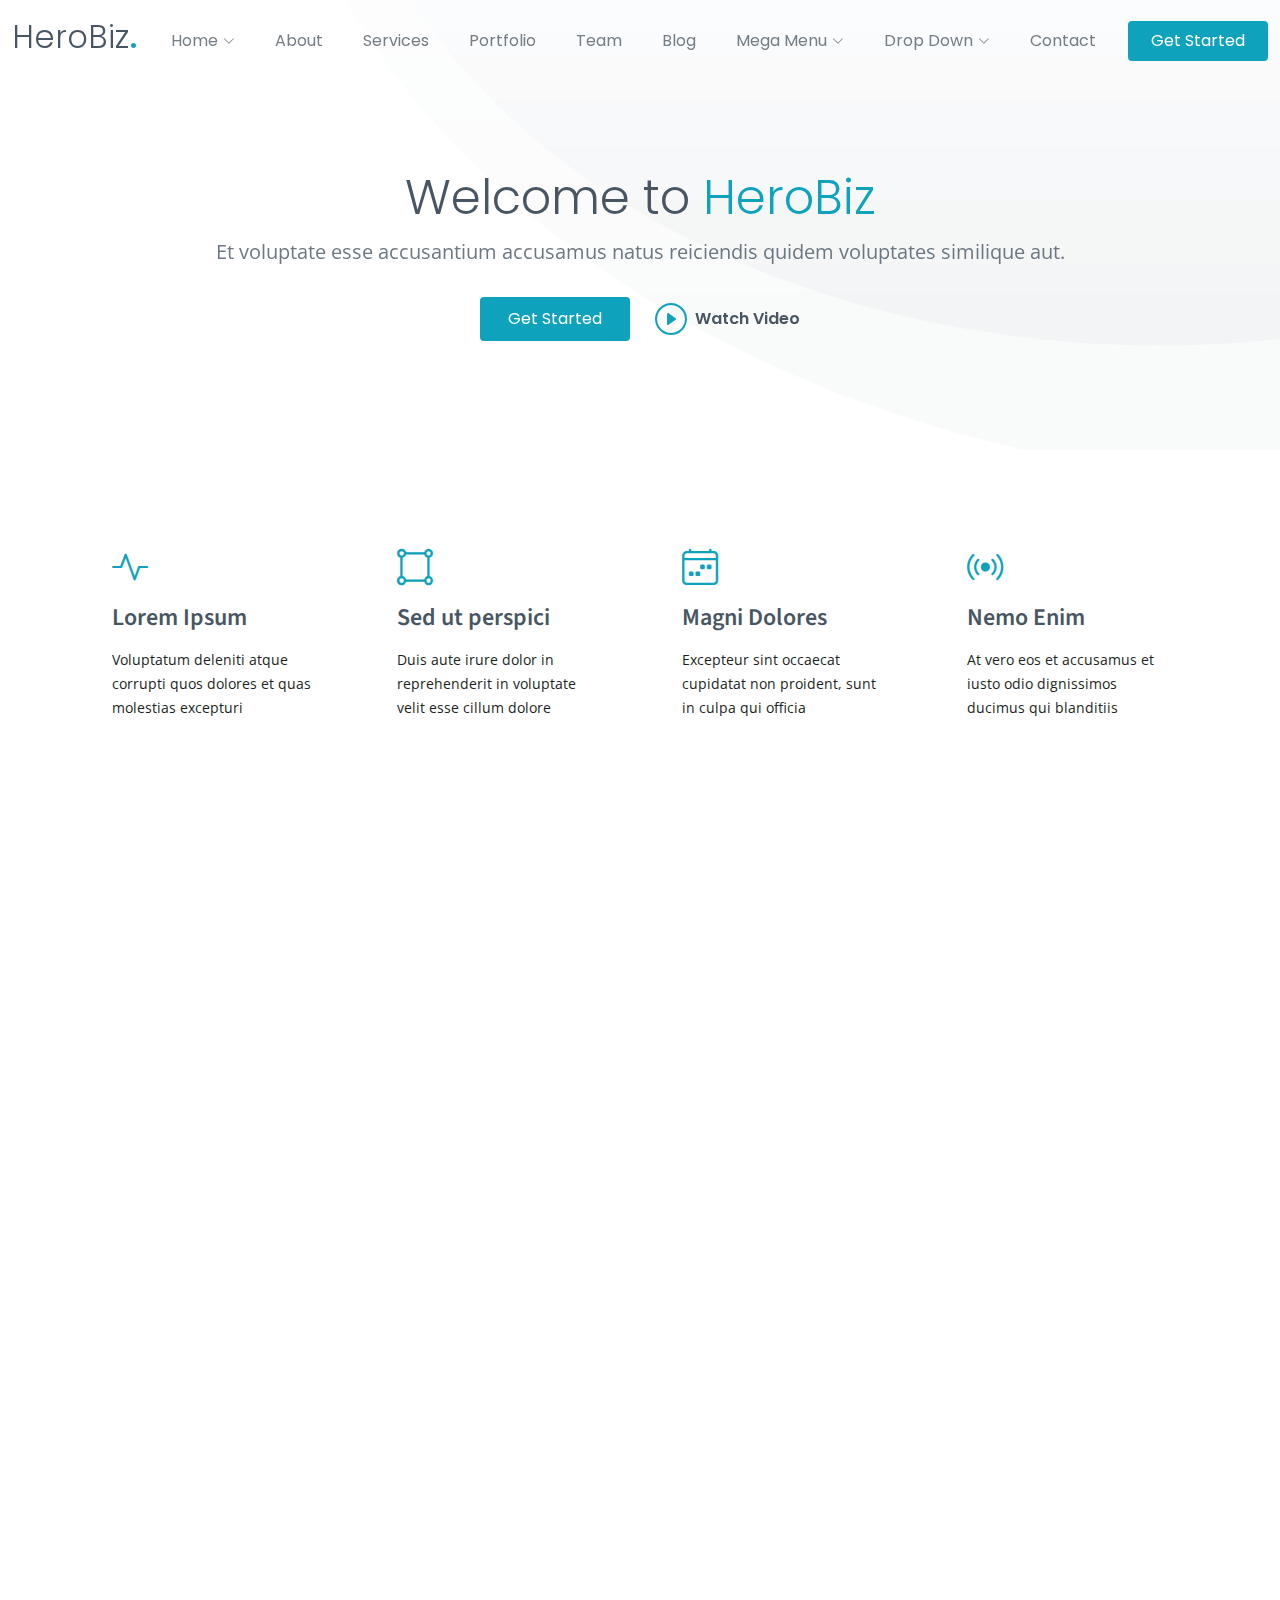
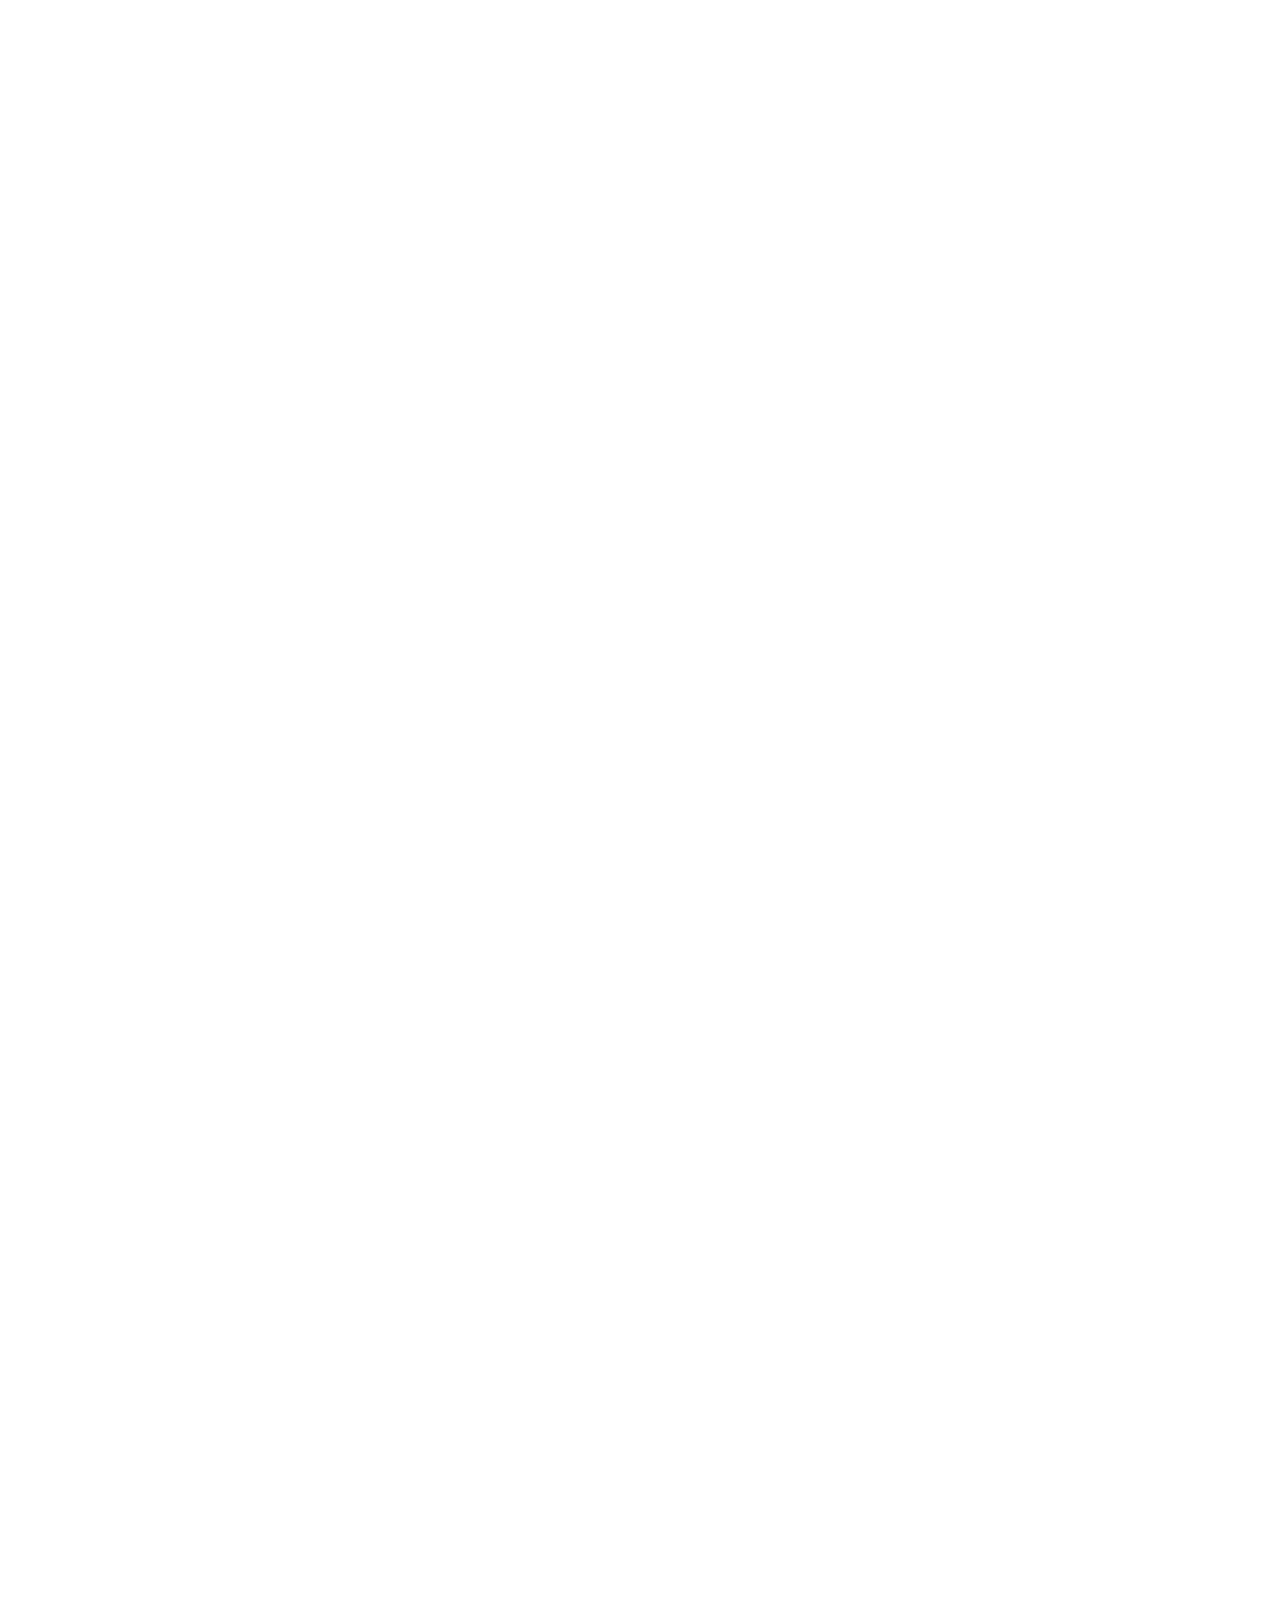
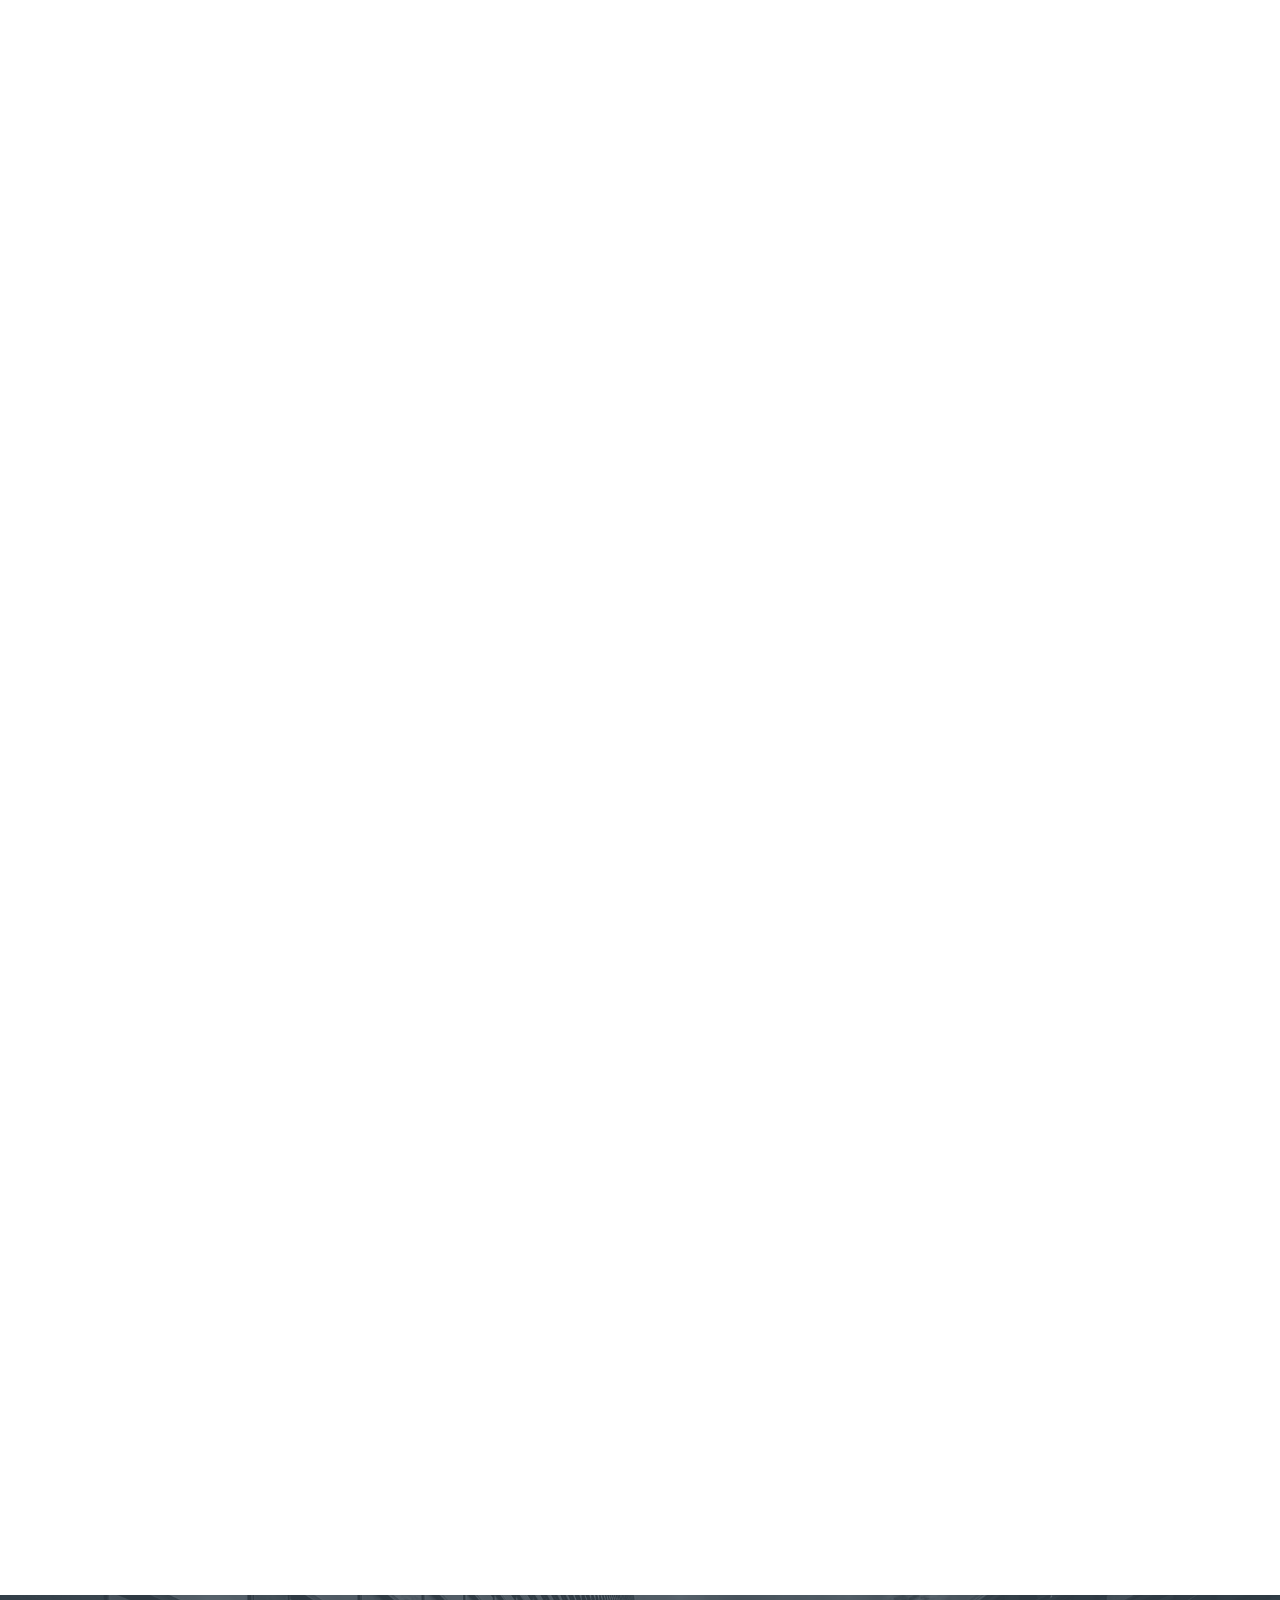
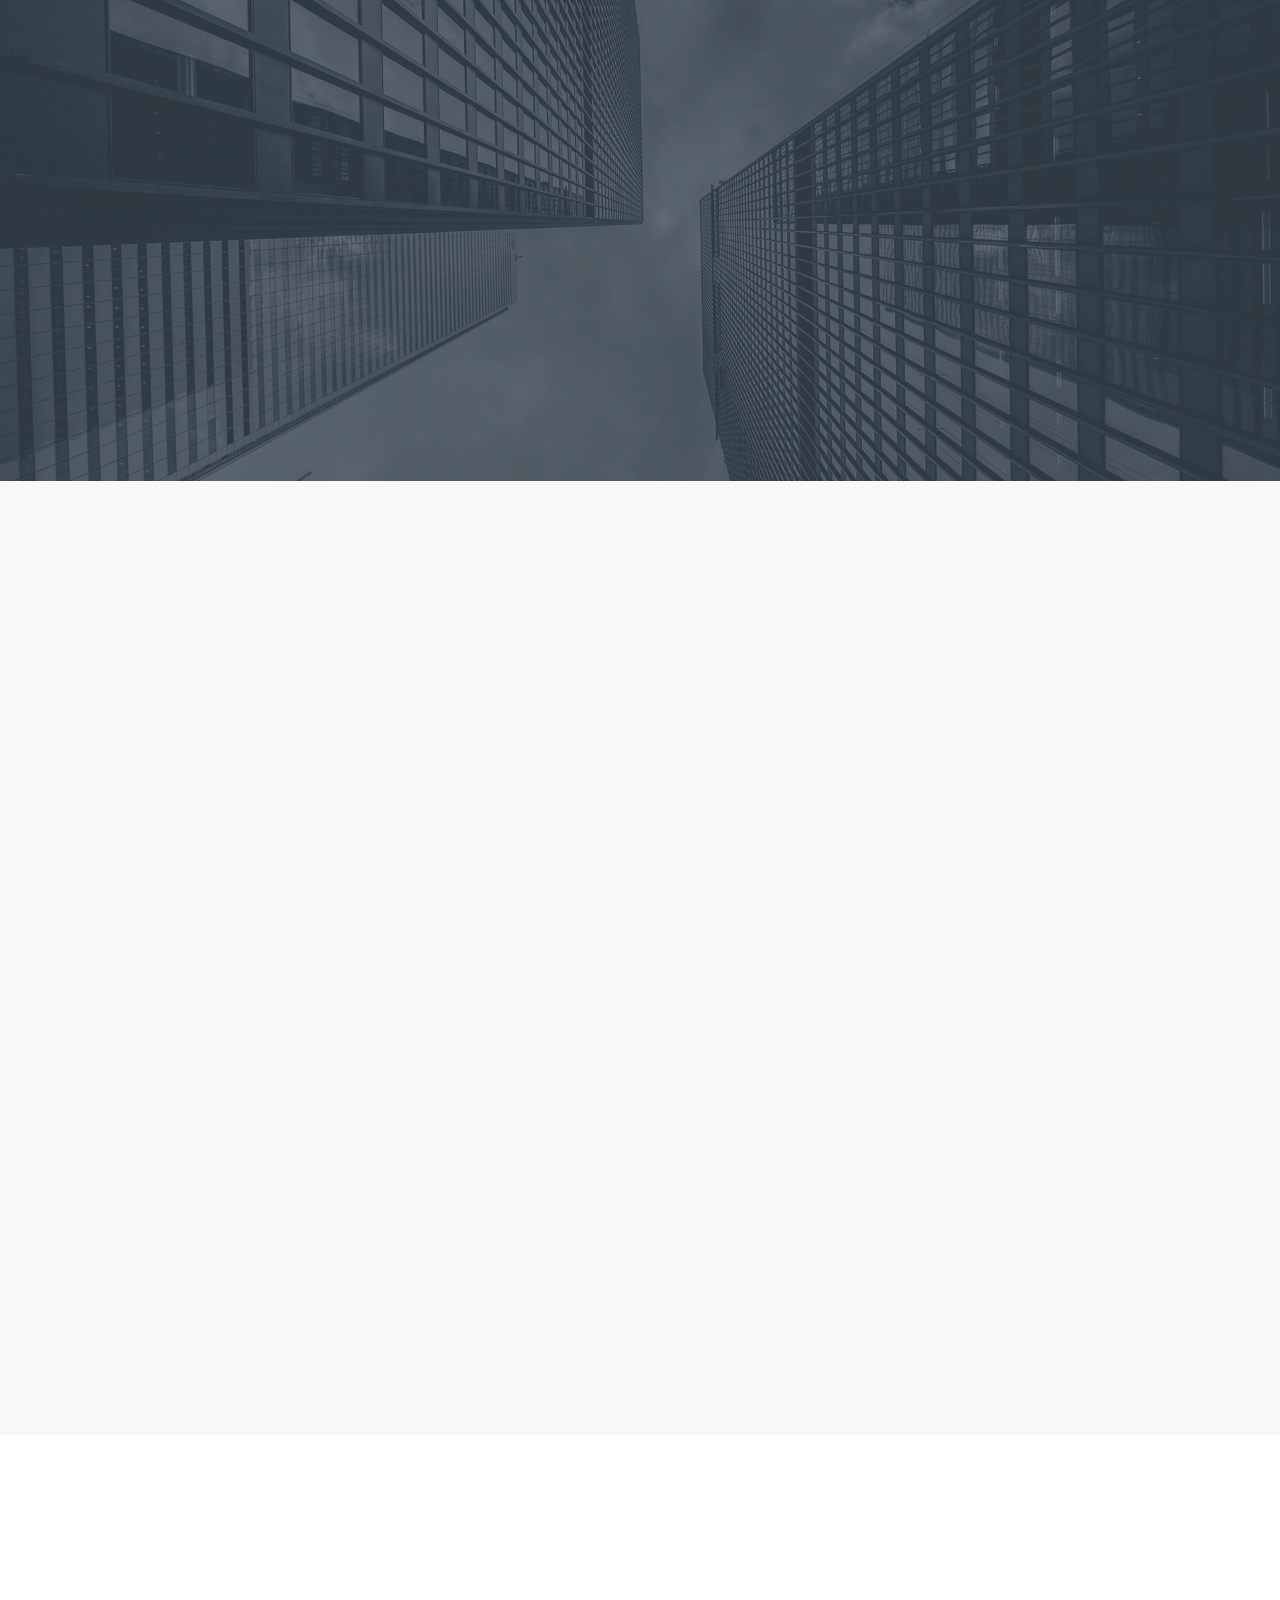
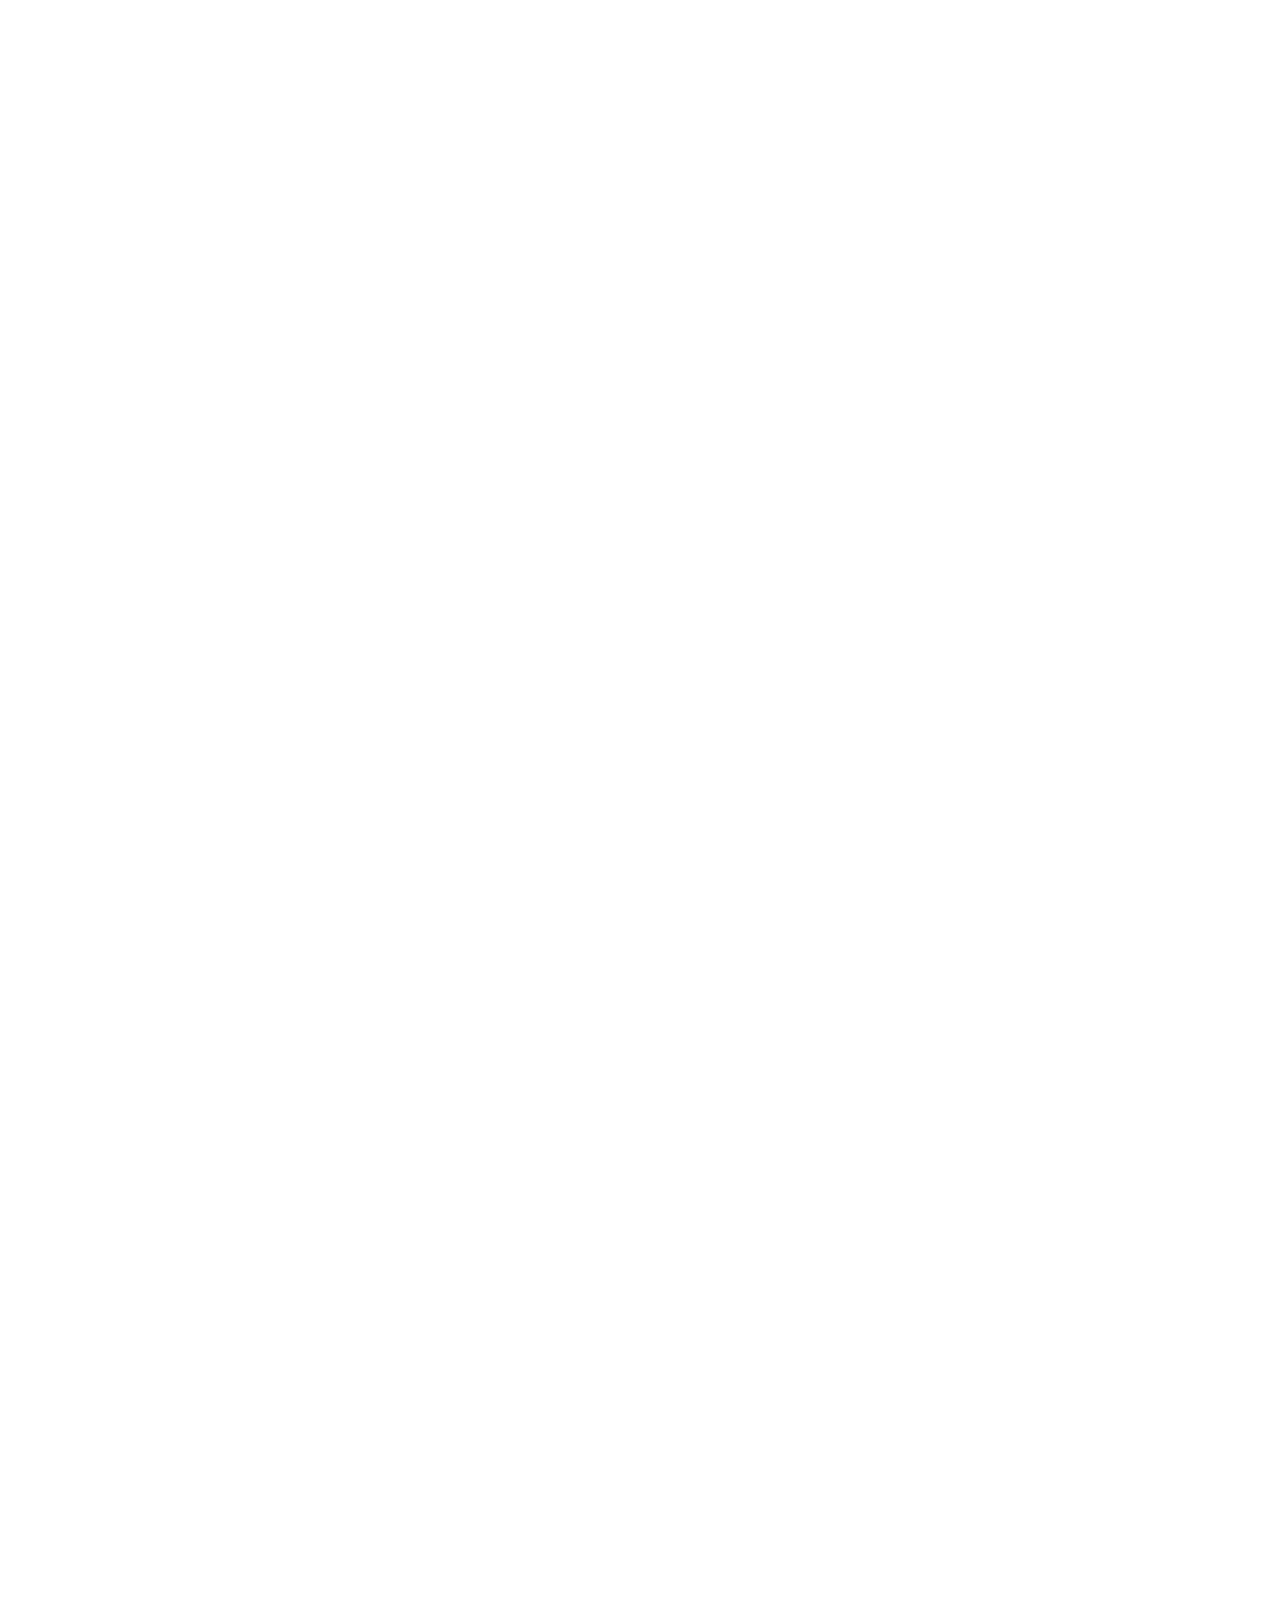
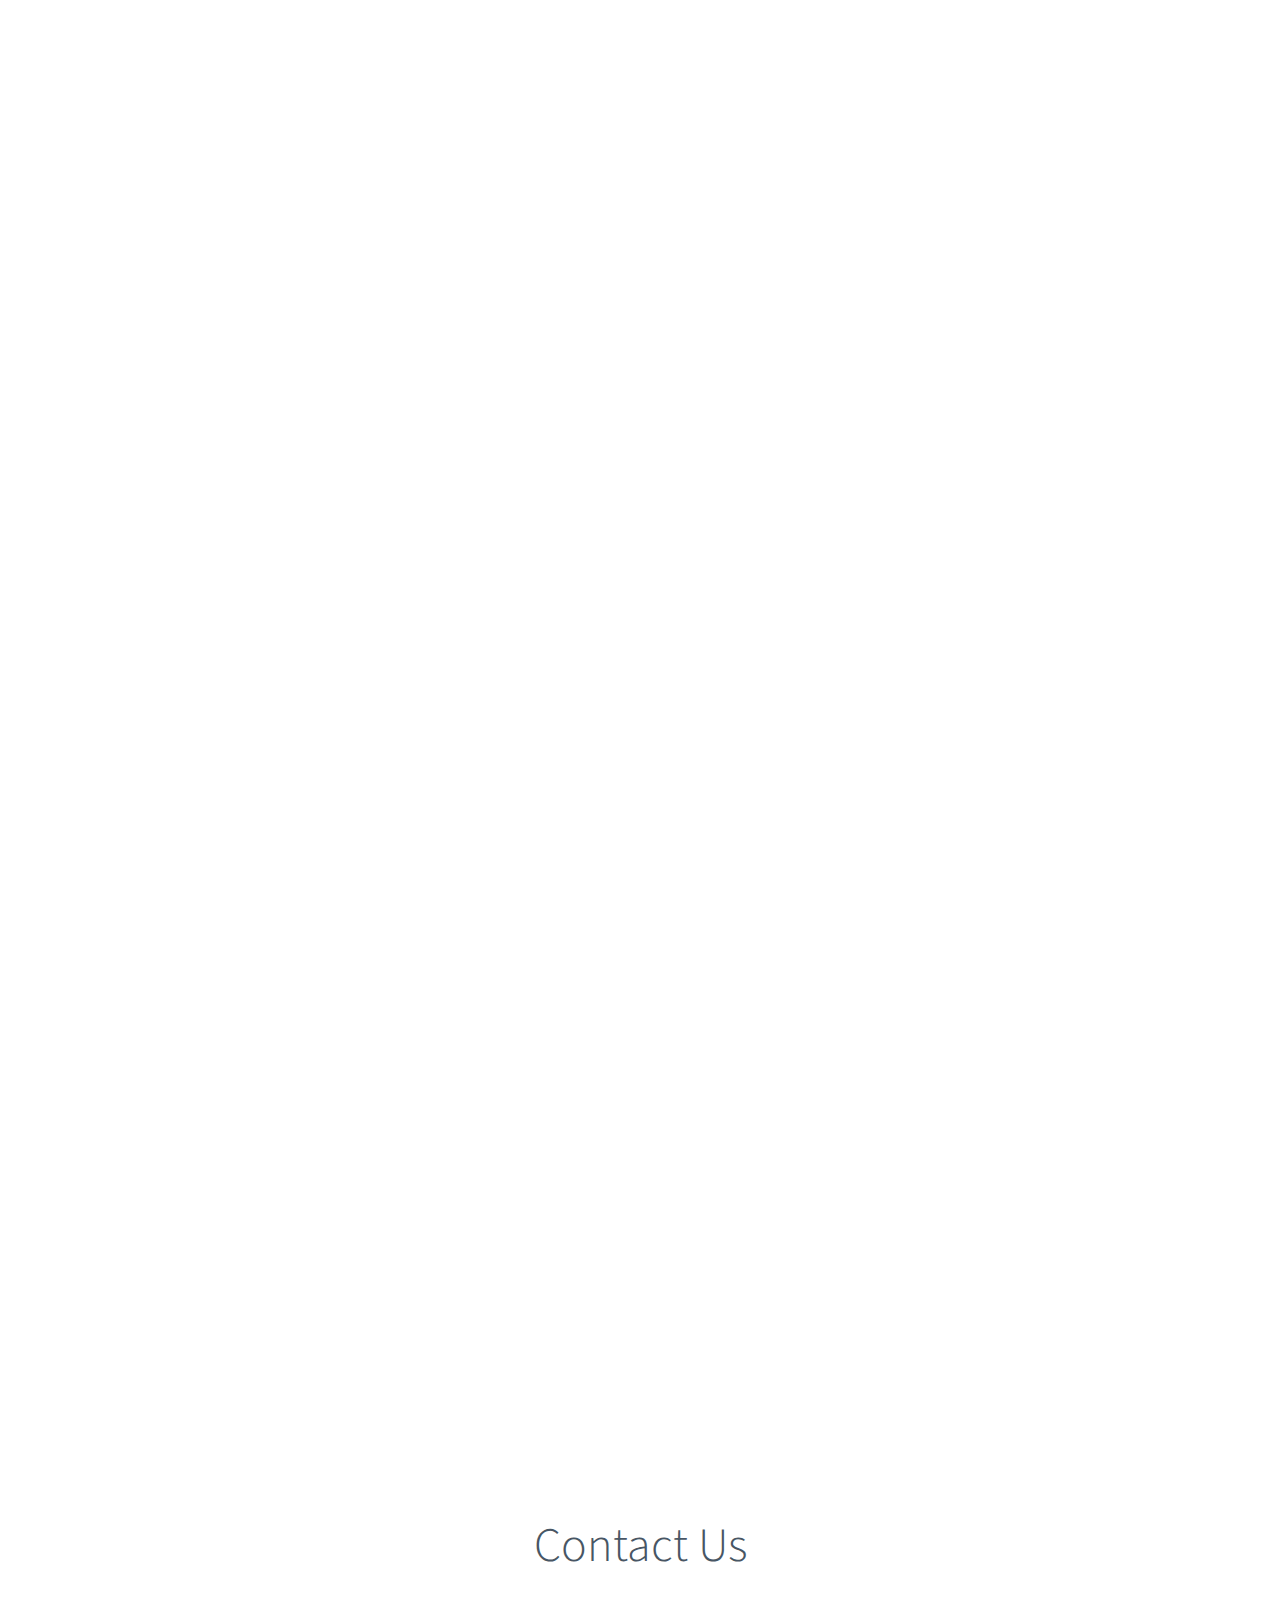
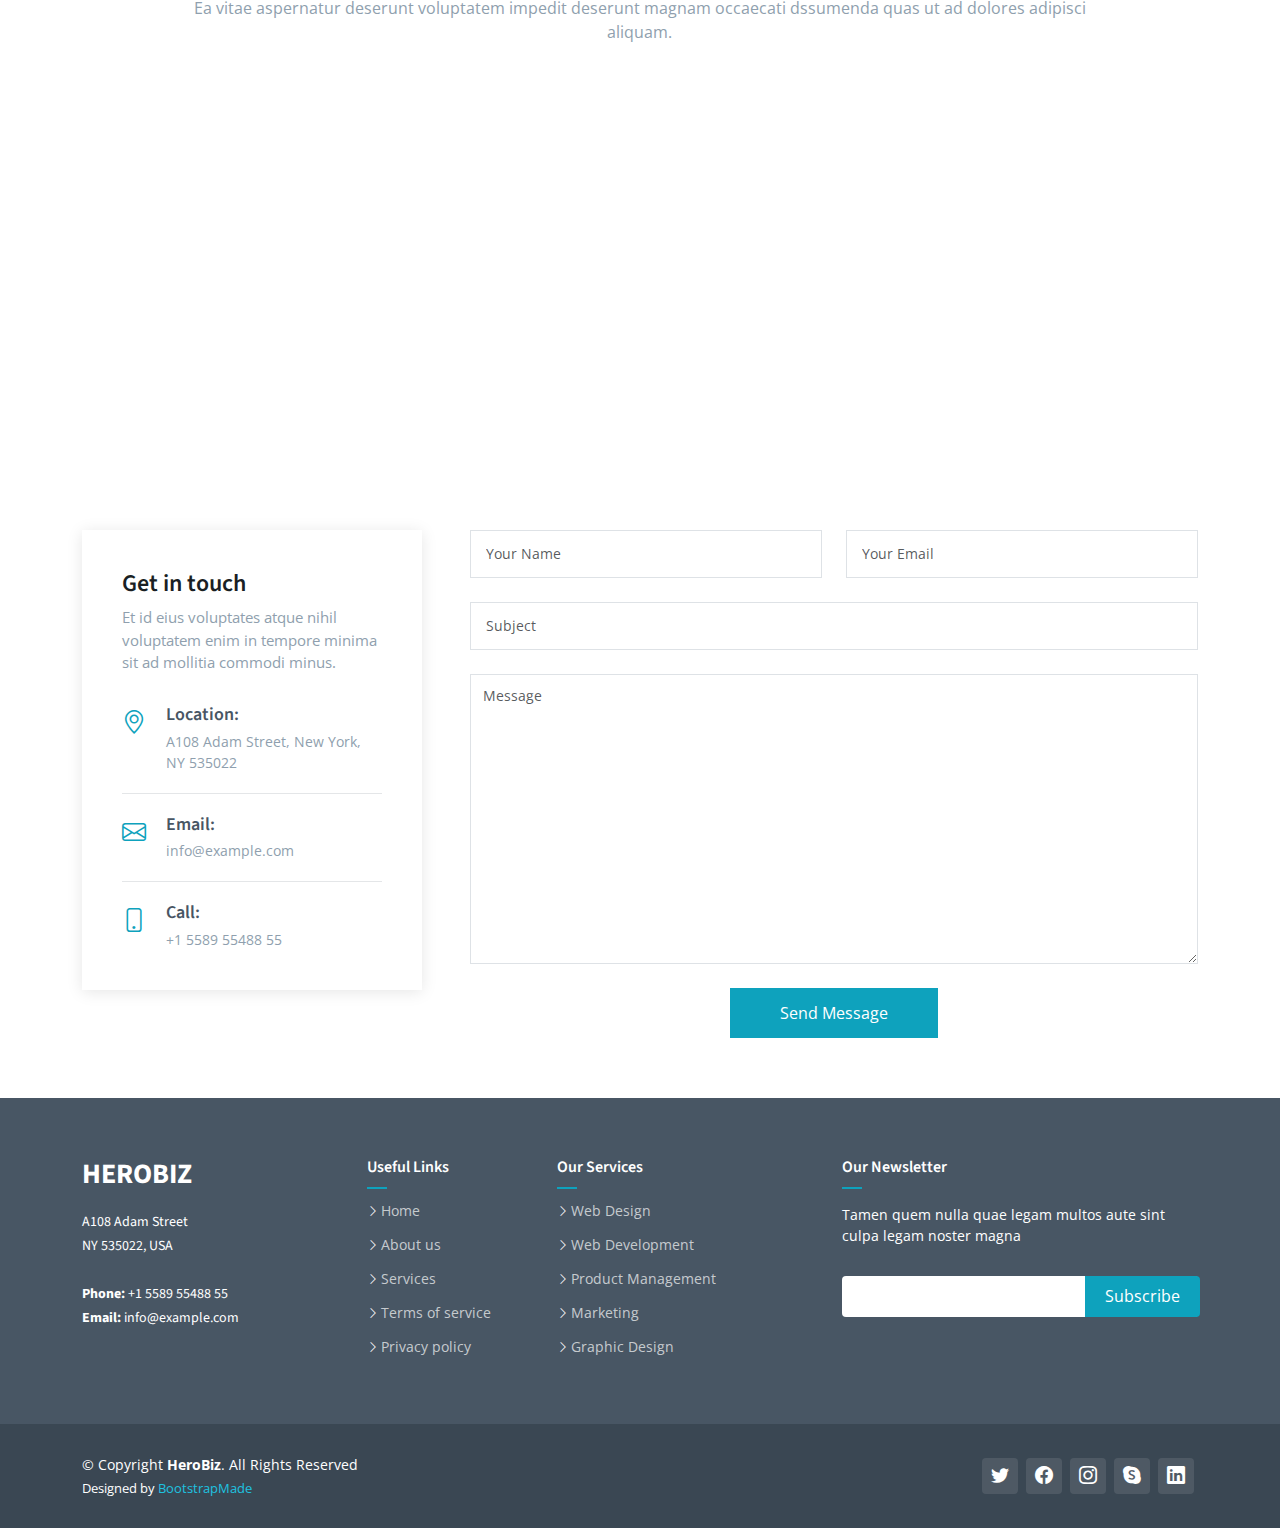
<file: index-4.html>
<!DOCTYPE html>
<html lang="en">

<head>
  <meta charset="utf-8">
  <meta content="width=device-width, initial-scale=1.0" name="viewport">

  <title>HeroBiz Bootstrap Template - Home 4</title>
  <meta content="" name="description">
  <meta content="" name="keywords">

  <!-- Favicons -->
  <link href="assets/img/favicon.png" rel="icon">
  <link href="assets/img/apple-touch-icon.png" rel="apple-touch-icon">

  <!-- Google Fonts -->
  <link rel="preconnect" href="https://fonts.googleapis.com">
  <link rel="preconnect" href="https://fonts.gstatic.com" crossorigin>
  <link href="https://fonts.googleapis.com/css2?family=Open+Sans:ital,wght@0,300;0,400;0,500;0,600;0,700;1,300;1,400;1,500;1,600;1,700&family=Poppins:ital,wght@0,300;0,400;0,500;0,600;0,700;1,300;1,400;1,500;1,600;1,700&family=Source+Sans+Pro:ital,wght@0,300;0,400;0,600;0,700;1,300;1,400;1,600;1,700&display=swap" rel="stylesheet">

  <!-- Vendor CSS Files -->
  <link href="assets/vendor/bootstrap/css/bootstrap.min.css" rel="stylesheet">
  <link href="assets/vendor/bootstrap-icons/bootstrap-icons.css" rel="stylesheet">
  <link href="assets/vendor/aos/aos.css" rel="stylesheet">
  <link href="assets/vendor/glightbox/css/glightbox.min.css" rel="stylesheet">
  <link href="assets/vendor/swiper/swiper-bundle.min.css" rel="stylesheet">

  <!-- Variables CSS Files. Uncomment your preferred color scheme -->
  <link href="assets/css/variables.css" rel="stylesheet">
  <!-- <link href="assets/css/variables-blue.css" rel="stylesheet"> -->
  <!-- <link href="assets/css/variables-green.css" rel="stylesheet"> -->
  <!-- <link href="assets/css/variables-orange.css" rel="stylesheet"> -->
  <!-- <link href="assets/css/variables-purple.css" rel="stylesheet"> -->
  <!-- <link href="assets/css/variables-red.css" rel="stylesheet"> -->
  <!-- <link href="assets/css/variables-pink.css" rel="stylesheet"> -->

  <!-- Template Main CSS File -->
  <link href="assets/css/main.css" rel="stylesheet">

  <!-- =======================================================
  * Template Name: HeroBiz
  * Updated: Jul 27 2023 with Bootstrap v5.3.1
  * Template URL: https://bootstrapmade.com/herobiz-bootstrap-business-template/
  * Author: BootstrapMade.com
  * License: https://bootstrapmade.com/license/
  ======================================================== -->
</head>

<body>

  <!-- ======= Header ======= -->
  <header id="header" class="header fixed-top" data-scrollto-offset="0">
    <div class="container-fluid d-flex align-items-center justify-content-between">

      <a href="index.html" class="logo d-flex align-items-center scrollto me-auto me-lg-0">
        <!-- Uncomment the line below if you also wish to use an image logo -->
        <!-- <img src="assets/img/logo.png" alt=""> -->
        <h1>HeroBiz<span>.</span></h1>
      </a>

      <nav id="navbar" class="navbar">
        <ul>

          <li class="dropdown"><a href="#"><span>Home</span> <i class="bi bi-chevron-down dropdown-indicator"></i></a>
            <ul>
              <li><a href="index.html">Home 1 - index.html</a></li>
              <li><a href="index-2.html">Home 2 - index-2.html</a></li>
              <li><a href="index-3.html">Home 3 - index-3.html</a></li>
              <li><a href="index-4.html" class="active">Home 4 - index-4.html</a></li>
            </ul>
          </li>

          <li><a class="nav-link scrollto" href="index.html#about">About</a></li>
          <li><a class="nav-link scrollto" href="index.html#services">Services</a></li>
          <li><a class="nav-link scrollto" href="index.html#portfolio">Portfolio</a></li>
          <li><a class="nav-link scrollto" href="index.html#team">Team</a></li>
          <li><a href="blog.html">Blog</a></li>
          <li class="dropdown megamenu"><a href="#"><span>Mega Menu</span> <i class="bi bi-chevron-down dropdown-indicator"></i></a>
            <ul>
              <li>
                <a href="#">Column 1 link 1</a>
                <a href="#">Column 1 link 2</a>
                <a href="#">Column 1 link 3</a>
              </li>
              <li>
                <a href="#">Column 2 link 1</a>
                <a href="#">Column 2 link 2</a>
                <a href="#">Column 3 link 3</a>
              </li>
              <li>
                <a href="#">Column 3 link 1</a>
                <a href="#">Column 3 link 2</a>
                <a href="#">Column 3 link 3</a>
              </li>
              <li>
                <a href="#">Column 4 link 1</a>
                <a href="#">Column 4 link 2</a>
                <a href="#">Column 4 link 3</a>
              </li>
            </ul>
          </li>
          <li class="dropdown"><a href="#"><span>Drop Down</span> <i class="bi bi-chevron-down dropdown-indicator"></i></a>
            <ul>
              <li><a href="#">Drop Down 1</a></li>
              <li class="dropdown"><a href="#"><span>Deep Drop Down</span> <i class="bi bi-chevron-down dropdown-indicator"></i></a>
                <ul>
                  <li><a href="#">Deep Drop Down 1</a></li>
                  <li><a href="#">Deep Drop Down 2</a></li>
                  <li><a href="#">Deep Drop Down 3</a></li>
                  <li><a href="#">Deep Drop Down 4</a></li>
                  <li><a href="#">Deep Drop Down 5</a></li>
                </ul>
              </li>
              <li><a href="#">Drop Down 2</a></li>
              <li><a href="#">Drop Down 3</a></li>
              <li><a href="#">Drop Down 4</a></li>
            </ul>
          </li>
          <li><a class="nav-link scrollto" href="index.html#contact">Contact</a></li>
        </ul>
        <i class="bi bi-list mobile-nav-toggle d-none"></i>
      </nav><!-- .navbar -->

      <a class="btn-getstarted scrollto" href="index.html#about">Get Started</a>

    </div>
  </header><!-- End Header -->

  <section id="hero-static" class="hero-static d-flex align-items-center">
    <div class="container d-flex flex-column justify-content-center align-items-center text-center position-relative" data-aos="zoom-out">
      <h2>Welcome to <span>HeroBiz</span></h2>
      <p>Et voluptate esse accusantium accusamus natus reiciendis quidem voluptates similique aut.</p>
      <div class="d-flex">
        <a href="#about" class="btn-get-started scrollto">Get Started</a>
        <a href="https://www.youtube.com/watch?v=LXb3EKWsInQ" class="glightbox btn-watch-video d-flex align-items-center"><i class="bi bi-play-circle"></i><span>Watch Video</span></a>
      </div>
    </div>
  </section>

  <main id="main">

    <!-- ======= Featured Services Section ======= -->
    <section id="featured-services" class="featured-services">
      <div class="container">

        <div class="row gy-4">

          <div class="col-xl-3 col-md-6 d-flex" data-aos="zoom-out">
            <div class="service-item position-relative">
              <div class="icon"><i class="bi bi-activity icon"></i></div>
              <h4><a href="" class="stretched-link">Lorem Ipsum</a></h4>
              <p>Voluptatum deleniti atque corrupti quos dolores et quas molestias excepturi</p>
            </div>
          </div><!-- End Service Item -->

          <div class="col-xl-3 col-md-6 d-flex" data-aos="zoom-out" data-aos-delay="200">
            <div class="service-item position-relative">
              <div class="icon"><i class="bi bi-bounding-box-circles icon"></i></div>
              <h4><a href="" class="stretched-link">Sed ut perspici</a></h4>
              <p>Duis aute irure dolor in reprehenderit in voluptate velit esse cillum dolore</p>
            </div>
          </div><!-- End Service Item -->

          <div class="col-xl-3 col-md-6 d-flex" data-aos="zoom-out" data-aos-delay="400">
            <div class="service-item position-relative">
              <div class="icon"><i class="bi bi-calendar4-week icon"></i></div>
              <h4><a href="" class="stretched-link">Magni Dolores</a></h4>
              <p>Excepteur sint occaecat cupidatat non proident, sunt in culpa qui officia</p>
            </div>
          </div><!-- End Service Item -->

          <div class="col-xl-3 col-md-6 d-flex" data-aos="zoom-out" data-aos-delay="600">
            <div class="service-item position-relative">
              <div class="icon"><i class="bi bi-broadcast icon"></i></div>
              <h4><a href="" class="stretched-link">Nemo Enim</a></h4>
              <p>At vero eos et accusamus et iusto odio dignissimos ducimus qui blanditiis</p>
            </div>
          </div><!-- End Service Item -->

        </div>

      </div>
    </section><!-- End Featured Services Section -->

    <!-- ======= About Section ======= -->
    <section id="about" class="about">
      <div class="container" data-aos="fade-up">

        <div class="section-header">
          <h2>About Us</h2>
          <p>Architecto nobis eos vel nam quidem vitae temporibus voluptates qui hic deserunt iusto omnis nam voluptas asperiores sequi tenetur dolores incidunt enim voluptatem magnam cumque fuga.</p>
        </div>

        <div class="row g-4 g-lg-5" data-aos="fade-up" data-aos-delay="200">

          <div class="col-lg-5">
            <div class="about-img">
              <img src="assets/img/about.jpg" class="img-fluid" alt="">
            </div>
          </div>

          <div class="col-lg-7">
            <h3 class="pt-0 pt-lg-5">Neque officiis dolore maiores et exercitationem quae est seda lidera pat claero</h3>

            <!-- Tabs -->
            <ul class="nav nav-pills mb-3">
              <li><a class="nav-link active" data-bs-toggle="pill" href="#tab1">Saepe fuga</a></li>
              <li><a class="nav-link" data-bs-toggle="pill" href="#tab2">Voluptates</a></li>
              <li><a class="nav-link" data-bs-toggle="pill" href="#tab3">Corrupti</a></li>
            </ul><!-- End Tabs -->

            <!-- Tab Content -->
            <div class="tab-content">

              <div class="tab-pane fade show active" id="tab1">

                <p class="fst-italic">Consequuntur inventore voluptates consequatur aut vel et. Eos doloribus expedita. Sapiente atque consequatur minima nihil quae aspernatur quo suscipit voluptatem.</p>

                <div class="d-flex align-items-center mt-4">
                  <i class="bi bi-check2"></i>
                  <h4>Repudiandae rerum velit modi et officia quasi facilis</h4>
                </div>
                <p>Laborum omnis voluptates voluptas qui sit aliquam blanditiis. Sapiente minima commodi dolorum non eveniet magni quaerat nemo et.</p>

                <div class="d-flex align-items-center mt-4">
                  <i class="bi bi-check2"></i>
                  <h4>Incidunt non veritatis illum ea ut nisi</h4>
                </div>
                <p>Non quod totam minus repellendus autem sint velit. Rerum debitis facere soluta tenetur. Iure molestiae assumenda sunt qui inventore eligendi voluptates nisi at. Dolorem quo tempora. Quia et perferendis.</p>

                <div class="d-flex align-items-center mt-4">
                  <i class="bi bi-check2"></i>
                  <h4>Omnis ab quia nemo dignissimos rem eum quos..</h4>
                </div>
                <p>Eius alias aut cupiditate. Dolor voluptates animi ut blanditiis quos nam. Magnam officia aut ut alias quo explicabo ullam esse. Sunt magnam et dolorem eaque magnam odit enim quaerat. Vero error error voluptatem eum.</p>

              </div><!-- End Tab 1 Content -->

              <div class="tab-pane fade show" id="tab2">

                <p class="fst-italic">Consequuntur inventore voluptates consequatur aut vel et. Eos doloribus expedita. Sapiente atque consequatur minima nihil quae aspernatur quo suscipit voluptatem.</p>

                <div class="d-flex align-items-center mt-4">
                  <i class="bi bi-check2"></i>
                  <h4>Repudiandae rerum velit modi et officia quasi facilis</h4>
                </div>
                <p>Laborum omnis voluptates voluptas qui sit aliquam blanditiis. Sapiente minima commodi dolorum non eveniet magni quaerat nemo et.</p>

                <div class="d-flex align-items-center mt-4">
                  <i class="bi bi-check2"></i>
                  <h4>Incidunt non veritatis illum ea ut nisi</h4>
                </div>
                <p>Non quod totam minus repellendus autem sint velit. Rerum debitis facere soluta tenetur. Iure molestiae assumenda sunt qui inventore eligendi voluptates nisi at. Dolorem quo tempora. Quia et perferendis.</p>

                <div class="d-flex align-items-center mt-4">
                  <i class="bi bi-check2"></i>
                  <h4>Omnis ab quia nemo dignissimos rem eum quos..</h4>
                </div>
                <p>Eius alias aut cupiditate. Dolor voluptates animi ut blanditiis quos nam. Magnam officia aut ut alias quo explicabo ullam esse. Sunt magnam et dolorem eaque magnam odit enim quaerat. Vero error error voluptatem eum.</p>

              </div><!-- End Tab 2 Content -->

              <div class="tab-pane fade show" id="tab3">

                <p class="fst-italic">Consequuntur inventore voluptates consequatur aut vel et. Eos doloribus expedita. Sapiente atque consequatur minima nihil quae aspernatur quo suscipit voluptatem.</p>

                <div class="d-flex align-items-center mt-4">
                  <i class="bi bi-check2"></i>
                  <h4>Repudiandae rerum velit modi et officia quasi facilis</h4>
                </div>
                <p>Laborum omnis voluptates voluptas qui sit aliquam blanditiis. Sapiente minima commodi dolorum non eveniet magni quaerat nemo et.</p>

                <div class="d-flex align-items-center mt-4">
                  <i class="bi bi-check2"></i>
                  <h4>Incidunt non veritatis illum ea ut nisi</h4>
                </div>
                <p>Non quod totam minus repellendus autem sint velit. Rerum debitis facere soluta tenetur. Iure molestiae assumenda sunt qui inventore eligendi voluptates nisi at. Dolorem quo tempora. Quia et perferendis.</p>

                <div class="d-flex align-items-center mt-4">
                  <i class="bi bi-check2"></i>
                  <h4>Omnis ab quia nemo dignissimos rem eum quos..</h4>
                </div>
                <p>Eius alias aut cupiditate. Dolor voluptates animi ut blanditiis quos nam. Magnam officia aut ut alias quo explicabo ullam esse. Sunt magnam et dolorem eaque magnam odit enim quaerat. Vero error error voluptatem eum.</p>

              </div><!-- End Tab 3 Content -->

            </div>

          </div>

        </div>

      </div>
    </section><!-- End About Section -->

    <!-- ======= Clients Section ======= -->
    <section id="clients" class="clients">
      <div class="container" data-aos="zoom-out">

        <div class="clients-slider swiper">
          <div class="swiper-wrapper align-items-center">
            <div class="swiper-slide"><img src="assets/img/clients/client-1.png" class="img-fluid" alt=""></div>
            <div class="swiper-slide"><img src="assets/img/clients/client-2.png" class="img-fluid" alt=""></div>
            <div class="swiper-slide"><img src="assets/img/clients/client-3.png" class="img-fluid" alt=""></div>
            <div class="swiper-slide"><img src="assets/img/clients/client-4.png" class="img-fluid" alt=""></div>
            <div class="swiper-slide"><img src="assets/img/clients/client-5.png" class="img-fluid" alt=""></div>
            <div class="swiper-slide"><img src="assets/img/clients/client-6.png" class="img-fluid" alt=""></div>
            <div class="swiper-slide"><img src="assets/img/clients/client-7.png" class="img-fluid" alt=""></div>
            <div class="swiper-slide"><img src="assets/img/clients/client-8.png" class="img-fluid" alt=""></div>
          </div>
        </div>

      </div>
    </section><!-- End Clients Section -->

    <!-- ======= Call To Action Section ======= -->
    <section id="cta" class="cta">
      <div class="container" data-aos="zoom-out">

        <div class="row g-5">

          <div class="col-lg-8 col-md-6 content d-flex flex-column justify-content-center order-last order-md-first">
            <h3>Alias sunt quas <em>Cupiditate</em> oluptas hic minima</h3>
            <p> Duis aute irure dolor in reprehenderit in voluptate velit esse cillum dolore eu fugiat nulla pariatur. Excepteur sint occaecat cupidatat non proident, sunt in culpa qui officia deserunt mollit anim id est laborum.</p>
            <a class="cta-btn align-self-start" href="#">Call To Action</a>
          </div>

          <div class="col-lg-4 col-md-6 order-first order-md-last d-flex align-items-center">
            <div class="img">
              <img src="assets/img/cta.jpg" alt="" class="img-fluid">
            </div>
          </div>

        </div>

      </div>
    </section><!-- End Call To Action Section -->

    <!-- ======= On Focus Section ======= -->
    <section id="onfocus" class="onfocus">
      <div class="container-fluid p-0" data-aos="fade-up">

        <div class="row g-0">
          <div class="col-lg-6 video-play position-relative">
            <a href="https://www.youtube.com/watch?v=LXb3EKWsInQ" class="glightbox play-btn"></a>
          </div>
          <div class="col-lg-6">
            <div class="content d-flex flex-column justify-content-center h-100">
              <h3>Voluptatem dignissimos provident quasi corporis</h3>
              <p class="fst-italic">
                Lorem ipsum dolor sit amet, consectetur adipiscing elit, sed do eiusmod tempor incididunt ut labore et dolore
                magna aliqua.
              </p>
              <ul>
                <li><i class="bi bi-check-circle"></i> Ullamco laboris nisi ut aliquip ex ea commodo consequat.</li>
                <li><i class="bi bi-check-circle"></i> Duis aute irure dolor in reprehenderit in voluptate velit.</li>
                <li><i class="bi bi-check-circle"></i> Ullamco laboris nisi ut aliquip ex ea commodo consequat. Duis aute irure dolor in reprehenderit in voluptate trideta storacalaperda mastiro dolore eu fugiat nulla pariatur.</li>
              </ul>
              <a href="#" class="read-more align-self-start"><span>Read More</span><i class="bi bi-arrow-right"></i></a>
            </div>
          </div>
        </div>

      </div>
    </section><!-- End On Focus Section -->

    <!-- ======= Features Section ======= -->
    <section id="features" class="features">
      <div class="container" data-aos="fade-up">

        <ul class="nav nav-tabs row gy-4 d-flex">

          <li class="nav-item col-6 col-md-4 col-lg-2">
            <a class="nav-link active show" data-bs-toggle="tab" data-bs-target="#tab-1">
              <i class="bi bi-binoculars color-cyan"></i>
              <h4>Modinest</h4>
            </a>
          </li><!-- End Tab 1 Nav -->

          <li class="nav-item col-6 col-md-4 col-lg-2">
            <a class="nav-link" data-bs-toggle="tab" data-bs-target="#tab-2">
              <i class="bi bi-box-seam color-indigo"></i>
              <h4>Undaesenti</h4>
            </a>
          </li><!-- End Tab 2 Nav -->

          <li class="nav-item col-6 col-md-4 col-lg-2">
            <a class="nav-link" data-bs-toggle="tab" data-bs-target="#tab-3">
              <i class="bi bi-brightness-high color-teal"></i>
              <h4>Pariatur</h4>
            </a>
          </li><!-- End Tab 3 Nav -->

          <li class="nav-item col-6 col-md-4 col-lg-2">
            <a class="nav-link" data-bs-toggle="tab" data-bs-target="#tab-4">
              <i class="bi bi-command color-red"></i>
              <h4>Nostrum</h4>
            </a>
          </li><!-- End Tab 4 Nav -->

          <li class="nav-item col-6 col-md-4 col-lg-2">
            <a class="nav-link" data-bs-toggle="tab" data-bs-target="#tab-5">
              <i class="bi bi-easel color-blue"></i>
              <h4>Adipiscing</h4>
            </a>
          </li><!-- End Tab 5 Nav -->

          <li class="nav-item col-6 col-md-4 col-lg-2">
            <a class="nav-link" data-bs-toggle="tab" data-bs-target="#tab-6">
              <i class="bi bi-map color-orange"></i>
              <h4>Reprehit</h4>
            </a>
          </li><!-- End Tab 6 Nav -->

        </ul>

        <div class="tab-content">

          <div class="tab-pane active show" id="tab-1">
            <div class="row gy-4">
              <div class="col-lg-8 order-2 order-lg-1" data-aos="fade-up" data-aos-delay="100">
                <h3>Modinest</h3>
                <p class="fst-italic">
                  Lorem ipsum dolor sit amet, consectetur adipiscing elit, sed do eiusmod tempor incididunt ut labore et dolore
                  magna aliqua.
                </p>
                <ul>
                  <li><i class="bi bi-check-circle-fill"></i> Ullamco laboris nisi ut aliquip ex ea commodo consequat.</li>
                  <li><i class="bi bi-check-circle-fill"></i> Duis aute irure dolor in reprehenderit in voluptate velit.</li>
                  <li><i class="bi bi-check-circle-fill"></i> Ullamco laboris nisi ut aliquip ex ea commodo consequat. Duis aute irure dolor in reprehenderit in voluptate trideta storacalaperda mastiro dolore eu fugiat nulla pariatur.</li>
                </ul>
                <p>
                  Ullamco laboris nisi ut aliquip ex ea commodo consequat. Duis aute irure dolor in reprehenderit in voluptate
                  velit esse cillum dolore eu fugiat nulla pariatur. Excepteur sint occaecat cupidatat non proident, sunt in
                  culpa qui officia deserunt mollit anim id est laborum
                </p>
              </div>
              <div class="col-lg-4 order-1 order-lg-2 text-center" data-aos="fade-up" data-aos-delay="200">
                <img src="assets/img/features-1.svg" alt="" class="img-fluid">
              </div>
            </div>
          </div><!-- End Tab Content 1 -->

          <div class="tab-pane" id="tab-2">
            <div class="row gy-4">
              <div class="col-lg-8 order-2 order-lg-1">
                <h3>Undaesenti</h3>
                <p>
                  Ullamco laboris nisi ut aliquip ex ea commodo consequat. Duis aute irure dolor in reprehenderit in voluptate
                  velit esse cillum dolore eu fugiat nulla pariatur. Excepteur sint occaecat cupidatat non proident, sunt in
                  culpa qui officia deserunt mollit anim id est laborum
                </p>
                <p class="fst-italic">
                  Lorem ipsum dolor sit amet, consectetur adipiscing elit, sed do eiusmod tempor incididunt ut labore et dolore
                  magna aliqua.
                </p>
                <ul>
                  <li><i class="bi bi-check-circle-fill"></i> Ullamco laboris nisi ut aliquip ex ea commodo consequat.</li>
                  <li><i class="bi bi-check-circle-fill"></i> Duis aute irure dolor in reprehenderit in voluptate velit.</li>
                  <li><i class="bi bi-check-circle-fill"></i> Provident mollitia neque rerum asperiores dolores quos qui a. Ipsum neque dolor voluptate nisi sed.</li>
                  <li><i class="bi bi-check-circle-fill"></i> Ullamco laboris nisi ut aliquip ex ea commodo consequat. Duis aute irure dolor in reprehenderit in voluptate trideta storacalaperda mastiro dolore eu fugiat nulla pariatur.</li>
                </ul>
              </div>
              <div class="col-lg-4 order-1 order-lg-2 text-center">
                <img src="assets/img/features-2.svg" alt="" class="img-fluid">
              </div>
            </div>
          </div><!-- End Tab Content 2 -->

          <div class="tab-pane" id="tab-3">
            <div class="row gy-4">
              <div class="col-lg-8 order-2 order-lg-1">
                <h3>Pariatur</h3>
                <p>
                  Ullamco laboris nisi ut aliquip ex ea commodo consequat. Duis aute irure dolor in reprehenderit in voluptate
                  velit esse cillum dolore eu fugiat nulla pariatur. Excepteur sint occaecat cupidatat non proident, sunt in
                  culpa qui officia deserunt mollit anim id est laborum
                </p>
                <ul>
                  <li><i class="bi bi-check-circle-fill"></i> Ullamco laboris nisi ut aliquip ex ea commodo consequat.</li>
                  <li><i class="bi bi-check-circle-fill"></i> Duis aute irure dolor in reprehenderit in voluptate velit.</li>
                  <li><i class="bi bi-check-circle-fill"></i> Provident mollitia neque rerum asperiores dolores quos qui a. Ipsum neque dolor voluptate nisi sed.</li>
                </ul>
                <p class="fst-italic">
                  Lorem ipsum dolor sit amet, consectetur adipiscing elit, sed do eiusmod tempor incididunt ut labore et dolore
                  magna aliqua.
                </p>
              </div>
              <div class="col-lg-4 order-1 order-lg-2 text-center">
                <img src="assets/img/features-3.svg" alt="" class="img-fluid">
              </div>
            </div>
          </div><!-- End Tab Content 3 -->

          <div class="tab-pane" id="tab-4">
            <div class="row gy-4">
              <div class="col-lg-8 order-2 order-lg-1">
                <h3>Nostrum</h3>
                <p>
                  Ullamco laboris nisi ut aliquip ex ea commodo consequat. Duis aute irure dolor in reprehenderit in voluptate
                  velit esse cillum dolore eu fugiat nulla pariatur. Excepteur sint occaecat cupidatat non proident, sunt in
                  culpa qui officia deserunt mollit anim id est laborum
                </p>
                <p class="fst-italic">
                  Lorem ipsum dolor sit amet, consectetur adipiscing elit, sed do eiusmod tempor incididunt ut labore et dolore
                  magna aliqua.
                </p>
                <ul>
                  <li><i class="bi bi-check-circle-fill"></i> Ullamco laboris nisi ut aliquip ex ea commodo consequat.</li>
                  <li><i class="bi bi-check-circle-fill"></i> Duis aute irure dolor in reprehenderit in voluptate velit.</li>
                  <li><i class="bi bi-check-circle-fill"></i> Ullamco laboris nisi ut aliquip ex ea commodo consequat. Duis aute irure dolor in reprehenderit in voluptate trideta storacalaperda mastiro dolore eu fugiat nulla pariatur.</li>
                </ul>
              </div>
              <div class="col-lg-4 order-1 order-lg-2 text-center">
                <img src="assets/img/features-4.svg" alt="" class="img-fluid">
              </div>
            </div>
          </div><!-- End Tab Content 4 -->

          <div class="tab-pane" id="tab-5">
            <div class="row gy-4">
              <div class="col-lg-8 order-2 order-lg-1">
                <h3>Adipiscing</h3>
                <p>
                  Ullamco laboris nisi ut aliquip ex ea commodo consequat. Duis aute irure dolor in reprehenderit in voluptate
                  velit esse cillum dolore eu fugiat nulla pariatur. Excepteur sint occaecat cupidatat non proident, sunt in
                  culpa qui officia deserunt mollit anim id est laborum
                </p>
                <p class="fst-italic">
                  Lorem ipsum dolor sit amet, consectetur adipiscing elit, sed do eiusmod tempor incididunt ut labore et dolore
                  magna aliqua.
                </p>
                <ul>
                  <li><i class="bi bi-check-circle-fill"></i> Ullamco laboris nisi ut aliquip ex ea commodo consequat.</li>
                  <li><i class="bi bi-check-circle-fill"></i> Duis aute irure dolor in reprehenderit in voluptate velit.</li>
                  <li><i class="bi bi-check-circle-fill"></i> Ullamco laboris nisi ut aliquip ex ea commodo consequat. Duis aute irure dolor in reprehenderit in voluptate trideta storacalaperda mastiro dolore eu fugiat nulla pariatur.</li>
                </ul>
              </div>
              <div class="col-lg-4 order-1 order-lg-2 text-center">
                <img src="assets/img/features-5.svg" alt="" class="img-fluid">
              </div>
            </div>
          </div><!-- End Tab Content 5 -->

          <div class="tab-pane" id="tab-6">
            <div class="row gy-4">
              <div class="col-lg-8 order-2 order-lg-1">
                <h3>Reprehit</h3>
                <p>
                  Ullamco laboris nisi ut aliquip ex ea commodo consequat. Duis aute irure dolor in reprehenderit in voluptate
                  velit esse cillum dolore eu fugiat nulla pariatur. Excepteur sint occaecat cupidatat non proident, sunt in
                  culpa qui officia deserunt mollit anim id est laborum
                </p>
                <p class="fst-italic">
                  Lorem ipsum dolor sit amet, consectetur adipiscing elit, sed do eiusmod tempor incididunt ut labore et dolore
                  magna aliqua.
                </p>
                <ul>
                  <li><i class="bi bi-check-circle-fill"></i> Ullamco laboris nisi ut aliquip ex ea commodo consequat.</li>
                  <li><i class="bi bi-check-circle-fill"></i> Duis aute irure dolor in reprehenderit in voluptate velit.</li>
                  <li><i class="bi bi-check-circle-fill"></i> Ullamco laboris nisi ut aliquip ex ea commodo consequat. Duis aute irure dolor in reprehenderit in voluptate trideta storacalaperda mastiro dolore eu fugiat nulla pariatur.</li>
                </ul>
              </div>
              <div class="col-lg-4 order-1 order-lg-2 text-center">
                <img src="assets/img/features-6.svg" alt="" class="img-fluid">
              </div>
            </div>
          </div><!-- End Tab Content 6 -->

        </div>

      </div>
    </section><!-- End Features Section -->

    <!-- ======= Services Section ======= -->
    <section id="services" class="services">
      <div class="container" data-aos="fade-up">

        <div class="section-header">
          <h2>Our Services</h2>
          <p>Ea vitae aspernatur deserunt voluptatem impedit deserunt magnam occaecati dssumenda quas ut ad dolores adipisci aliquam.</p>
        </div>

        <div class="row gy-5">

          <div class="col-xl-4 col-md-6" data-aos="zoom-in" data-aos-delay="200">
            <div class="service-item">
              <div class="img">
                <img src="assets/img/services-1.jpg" class="img-fluid" alt="">
              </div>
              <div class="details position-relative">
                <div class="icon">
                  <i class="bi bi-activity"></i>
                </div>
                <a href="#" class="stretched-link">
                  <h3>Nesciunt Mete</h3>
                </a>
                <p>Provident nihil minus qui consequatur non omnis maiores. Eos accusantium minus dolores iure perferendis.</p>
              </div>
            </div>
          </div><!-- End Service Item -->

          <div class="col-xl-4 col-md-6" data-aos="zoom-in" data-aos-delay="300">
            <div class="service-item">
              <div class="img">
                <img src="assets/img/services-2.jpg" class="img-fluid" alt="">
              </div>
              <div class="details position-relative">
                <div class="icon">
                  <i class="bi bi-broadcast"></i>
                </div>
                <a href="#" class="stretched-link">
                  <h3>Eosle Commodi</h3>
                </a>
                <p>Ut autem aut autem non a. Sint sint sit facilis nam iusto sint. Libero corrupti neque eum hic non ut nesciunt dolorem.</p>
              </div>
            </div>
          </div><!-- End Service Item -->

          <div class="col-xl-4 col-md-6" data-aos="zoom-in" data-aos-delay="400">
            <div class="service-item">
              <div class="img">
                <img src="assets/img/services-3.jpg" class="img-fluid" alt="">
              </div>
              <div class="details position-relative">
                <div class="icon">
                  <i class="bi bi-easel"></i>
                </div>
                <a href="#" class="stretched-link">
                  <h3>Ledo Markt</h3>
                </a>
                <p>Ut excepturi voluptatem nisi sed. Quidem fuga consequatur. Minus ea aut. Vel qui id voluptas adipisci eos earum corrupti.</p>
              </div>
            </div>
          </div><!-- End Service Item -->

          <div class="col-xl-4 col-md-6" data-aos="zoom-in" data-aos-delay="500">
            <div class="service-item">
              <div class="img">
                <img src="assets/img/services-4.jpg" class="img-fluid" alt="">
              </div>
              <div class="details position-relative">
                <div class="icon">
                  <i class="bi bi-bounding-box-circles"></i>
                </div>
                <a href="#" class="stretched-link">
                  <h3>Asperiores Commodit</h3>
                </a>
                <p>Non et temporibus minus omnis sed dolor esse consequatur. Cupiditate sed error ea fuga sit provident adipisci neque.</p>
                <a href="#" class="stretched-link"></a>
              </div>
            </div>
          </div><!-- End Service Item -->

          <div class="col-xl-4 col-md-6" data-aos="zoom-in" data-aos-delay="600">
            <div class="service-item">
              <div class="img">
                <img src="assets/img/services-5.jpg" class="img-fluid" alt="">
              </div>
              <div class="details position-relative">
                <div class="icon">
                  <i class="bi bi-calendar4-week"></i>
                </div>
                <a href="#" class="stretched-link">
                  <h3>Velit Doloremque</h3>
                </a>
                <p>Cumque et suscipit saepe. Est maiores autem enim facilis ut aut ipsam corporis aut. Sed animi at autem alias eius labore.</p>
                <a href="#" class="stretched-link"></a>
              </div>
            </div>
          </div><!-- End Service Item -->

          <div class="col-xl-4 col-md-6" data-aos="zoom-in" data-aos-delay="700">
            <div class="service-item">
              <div class="img">
                <img src="assets/img/services-6.jpg" class="img-fluid" alt="">
              </div>
              <div class="details position-relative">
                <div class="icon">
                  <i class="bi bi-chat-square-text"></i>
                </div>
                <a href="#" class="stretched-link">
                  <h3>Dolori Architecto</h3>
                </a>
                <p>Hic molestias ea quibusdam eos. Fugiat enim doloremque aut neque non et debitis iure. Corrupti recusandae ducimus enim.</p>
                <a href="#" class="stretched-link"></a>
              </div>
            </div>
          </div><!-- End Service Item -->

        </div>

      </div>
    </section><!-- End Services Section -->

    <!-- ======= Testimonials Section ======= -->
    <section id="testimonials" class="testimonials">
      <div class="container" data-aos="fade-up">

        <div class="testimonials-slider swiper">
          <div class="swiper-wrapper">

            <div class="swiper-slide">
              <div class="testimonial-item">
                <img src="assets/img/testimonials/testimonials-1.jpg" class="testimonial-img" alt="">
                <h3>Saul Goodman</h3>
                <h4>Ceo &amp; Founder</h4>
                <div class="stars">
                  <i class="bi bi-star-fill"></i><i class="bi bi-star-fill"></i><i class="bi bi-star-fill"></i><i class="bi bi-star-fill"></i><i class="bi bi-star-fill"></i>
                </div>
                <p>
                  <i class="bi bi-quote quote-icon-left"></i>
                  Proin iaculis purus consequat sem cure digni ssim donec porttitora entum suscipit rhoncus. Accusantium quam, ultricies eget id, aliquam eget nibh et. Maecen aliquam, risus at semper.
                  <i class="bi bi-quote quote-icon-right"></i>
                </p>
              </div>
            </div><!-- End testimonial item -->

            <div class="swiper-slide">
              <div class="testimonial-item">
                <img src="assets/img/testimonials/testimonials-2.jpg" class="testimonial-img" alt="">
                <h3>Sara Wilsson</h3>
                <h4>Designer</h4>
                <div class="stars">
                  <i class="bi bi-star-fill"></i><i class="bi bi-star-fill"></i><i class="bi bi-star-fill"></i><i class="bi bi-star-fill"></i><i class="bi bi-star-fill"></i>
                </div>
                <p>
                  <i class="bi bi-quote quote-icon-left"></i>
                  Export tempor illum tamen malis malis eram quae irure esse labore quem cillum quid cillum eram malis quorum velit fore eram velit sunt aliqua noster fugiat irure amet legam anim culpa.
                  <i class="bi bi-quote quote-icon-right"></i>
                </p>
              </div>
            </div><!-- End testimonial item -->

            <div class="swiper-slide">
              <div class="testimonial-item">
                <img src="assets/img/testimonials/testimonials-3.jpg" class="testimonial-img" alt="">
                <h3>Jena Karlis</h3>
                <h4>Store Owner</h4>
                <div class="stars">
                  <i class="bi bi-star-fill"></i><i class="bi bi-star-fill"></i><i class="bi bi-star-fill"></i><i class="bi bi-star-fill"></i><i class="bi bi-star-fill"></i>
                </div>
                <p>
                  <i class="bi bi-quote quote-icon-left"></i>
                  Enim nisi quem export duis labore cillum quae magna enim sint quorum nulla quem veniam duis minim tempor labore quem eram duis noster aute amet eram fore quis sint minim.
                  <i class="bi bi-quote quote-icon-right"></i>
                </p>
              </div>
            </div><!-- End testimonial item -->

            <div class="swiper-slide">
              <div class="testimonial-item">
                <img src="assets/img/testimonials/testimonials-4.jpg" class="testimonial-img" alt="">
                <h3>Matt Brandon</h3>
                <h4>Freelancer</h4>
                <div class="stars">
                  <i class="bi bi-star-fill"></i><i class="bi bi-star-fill"></i><i class="bi bi-star-fill"></i><i class="bi bi-star-fill"></i><i class="bi bi-star-fill"></i>
                </div>
                <p>
                  <i class="bi bi-quote quote-icon-left"></i>
                  Fugiat enim eram quae cillum dolore dolor amet nulla culpa multos export minim fugiat minim velit minim dolor enim duis veniam ipsum anim magna sunt elit fore quem dolore labore illum veniam.
                  <i class="bi bi-quote quote-icon-right"></i>
                </p>
              </div>
            </div><!-- End testimonial item -->

            <div class="swiper-slide">
              <div class="testimonial-item">
                <img src="assets/img/testimonials/testimonials-5.jpg" class="testimonial-img" alt="">
                <h3>John Larson</h3>
                <h4>Entrepreneur</h4>
                <div class="stars">
                  <i class="bi bi-star-fill"></i><i class="bi bi-star-fill"></i><i class="bi bi-star-fill"></i><i class="bi bi-star-fill"></i><i class="bi bi-star-fill"></i>
                </div>
                <p>
                  <i class="bi bi-quote quote-icon-left"></i>
                  Quis quorum aliqua sint quem legam fore sunt eram irure aliqua veniam tempor noster veniam enim culpa labore duis sunt culpa nulla illum cillum fugiat legam esse veniam culpa fore nisi cillum quid.
                  <i class="bi bi-quote quote-icon-right"></i>
                </p>
              </div>
            </div><!-- End testimonial item -->

          </div>
          <div class="swiper-pagination"></div>
        </div>

      </div>
    </section><!-- End Testimonials Section -->

    <!-- ======= Pricing Section ======= -->
    <section id="pricing" class="pricing">
      <div class="container" data-aos="fade-up">

        <div class="section-header">
          <h2>Our Pricing</h2>
          <p>Architecto nobis eos vel nam quidem vitae temporibus voluptates qui hic deserunt iusto omnis nam voluptas asperiores sequi tenetur dolores incidunt enim voluptatem magnam cumque fuga.</p>
        </div>

        <div class="row gy-4">

          <div class="col-lg-4" data-aos="zoom-in" data-aos-delay="200">
            <div class="pricing-item">

              <div class="pricing-header">
                <h3>Free Plan</h3>
                <h4><sup>$</sup>0<span> / month</span></h4>
              </div>

              <ul>
                <li><i class="bi bi-dot"></i> <span>Quam adipiscing vitae proin</span></li>
                <li><i class="bi bi-dot"></i> <span>Nec feugiat nisl pretium</span></li>
                <li><i class="bi bi-dot"></i> <span>Nulla at volutpat diam uteera</span></li>
                <li class="na"><i class="bi bi-x"></i> <span>Pharetra massa massa ultricies</span></li>
                <li class="na"><i class="bi bi-x"></i> <span>Massa ultricies mi quis hendrerit</span></li>
              </ul>

              <div class="text-center mt-auto">
                <a href="#" class="buy-btn">Buy Now</a>
              </div>

            </div>
          </div><!-- End Pricing Item -->

          <div class="col-lg-4" data-aos="zoom-in" data-aos-delay="400">
            <div class="pricing-item featured">

              <div class="pricing-header">
                <h3>Business Plan</h3>
                <h4><sup>$</sup>29<span> / month</span></h4>
              </div>

              <ul>
                <li><i class="bi bi-dot"></i> <span>Quam adipiscing vitae proin</span></li>
                <li><i class="bi bi-dot"></i> <span>Nec feugiat nisl pretium</span></li>
                <li><i class="bi bi-dot"></i> <span>Nulla at volutpat diam uteera</spa>
                </li>
                <li><i class="bi bi-dot"></i> <span>Pharetra massa massa ultricies</spa>
                </li>
                <li><i class="bi bi-dot"></i> <span>Massa ultricies mi quis hendrerit</span></li>
              </ul>

              <div class="text-center mt-auto">
                <a href="#" class="buy-btn">Buy Now</a>
              </div>

            </div>
          </div><!-- End Pricing Item -->

          <div class="col-lg-4" data-aos="zoom-in" data-aos-delay="600">
            <div class="pricing-item">

              <div class="pricing-header">
                <h3>Developer Plan</h3>
                <h4><sup>$</sup>49<span> / month</span></h4>
              </div>

              <ul>
                <li><i class="bi bi-dot"></i> <span>Quam adipiscing vitae proin</span></li>
                <li><i class="bi bi-dot"></i> <span>Nec feugiat nisl pretium</span></li>
                <li><i class="bi bi-dot"></i> <span>Nulla at volutpat diam uteera</span></li>
                <li><i class="bi bi-dot"></i> <span>Pharetra massa massa ultricies</span></li>
                <li><i class="bi bi-dot"></i> <span>Massa ultricies mi quis hendrerit</span></li>
              </ul>

              <div class="text-center mt-auto">
                <a href="#" class="buy-btn">Buy Now</a>
              </div>

            </div>
          </div><!-- End Pricing Item -->

        </div>

      </div>
    </section><!-- End Pricing Section -->

    <!-- ======= F.A.Q Section ======= -->
    <section id="faq" class="faq">
      <div class="container-fluid" data-aos="fade-up">

        <div class="row gy-4">

          <div class="col-lg-7 d-flex flex-column justify-content-center align-items-stretch  order-2 order-lg-1">

            <div class="content px-xl-5">
              <h3>Frequently Asked <strong>Questions</strong></h3>
              <p>
                Lorem ipsum dolor sit amet, consectetur adipiscing elit, sed do eiusmod tempor incididunt ut labore et dolore magna aliqua. Duis aute irure dolor in reprehenderit
              </p>
            </div>

            <div class="accordion accordion-flush px-xl-5" id="faqlist">

              <div class="accordion-item" data-aos="fade-up" data-aos-delay="200">
                <h3 class="accordion-header">
                  <button class="accordion-button collapsed" type="button" data-bs-toggle="collapse" data-bs-target="#faq-content-1">
                    <i class="bi bi-question-circle question-icon"></i>
                    Non consectetur a erat nam at lectus urna duis?
                  </button>
                </h3>
                <div id="faq-content-1" class="accordion-collapse collapse" data-bs-parent="#faqlist">
                  <div class="accordion-body">
                    Feugiat pretium nibh ipsum consequat. Tempus iaculis urna id volutpat lacus laoreet non curabitur gravida. Venenatis lectus magna fringilla urna porttitor rhoncus dolor purus non.
                  </div>
                </div>
              </div><!-- # Faq item-->

              <div class="accordion-item" data-aos="fade-up" data-aos-delay="300">
                <h3 class="accordion-header">
                  <button class="accordion-button collapsed" type="button" data-bs-toggle="collapse" data-bs-target="#faq-content-2">
                    <i class="bi bi-question-circle question-icon"></i>
                    Feugiat scelerisque varius morbi enim nunc faucibus a pellentesque?
                  </button>
                </h3>
                <div id="faq-content-2" class="accordion-collapse collapse" data-bs-parent="#faqlist">
                  <div class="accordion-body">
                    Dolor sit amet consectetur adipiscing elit pellentesque habitant morbi. Id interdum velit laoreet id donec ultrices. Fringilla phasellus faucibus scelerisque eleifend donec pretium. Est pellentesque elit ullamcorper dignissim. Mauris ultrices eros in cursus turpis massa tincidunt dui.
                  </div>
                </div>
              </div><!-- # Faq item-->

              <div class="accordion-item" data-aos="fade-up" data-aos-delay="400">
                <h3 class="accordion-header">
                  <button class="accordion-button collapsed" type="button" data-bs-toggle="collapse" data-bs-target="#faq-content-3">
                    <i class="bi bi-question-circle question-icon"></i>
                    Dolor sit amet consectetur adipiscing elit pellentesque habitant morbi?
                  </button>
                </h3>
                <div id="faq-content-3" class="accordion-collapse collapse" data-bs-parent="#faqlist">
                  <div class="accordion-body">
                    Eleifend mi in nulla posuere sollicitudin aliquam ultrices sagittis orci. Faucibus pulvinar elementum integer enim. Sem nulla pharetra diam sit amet nisl suscipit. Rutrum tellus pellentesque eu tincidunt. Lectus urna duis convallis convallis tellus. Urna molestie at elementum eu facilisis sed odio morbi quis
                  </div>
                </div>
              </div><!-- # Faq item-->

              <div class="accordion-item" data-aos="fade-up" data-aos-delay="500">
                <h3 class="accordion-header">
                  <button class="accordion-button collapsed" type="button" data-bs-toggle="collapse" data-bs-target="#faq-content-4">
                    <i class="bi bi-question-circle question-icon"></i>
                    Ac odio tempor orci dapibus. Aliquam eleifend mi in nulla?
                  </button>
                </h3>
                <div id="faq-content-4" class="accordion-collapse collapse" data-bs-parent="#faqlist">
                  <div class="accordion-body">
                    <i class="bi bi-question-circle question-icon"></i>
                    Dolor sit amet consectetur adipiscing elit pellentesque habitant morbi. Id interdum velit laoreet id donec ultrices. Fringilla phasellus faucibus scelerisque eleifend donec pretium. Est pellentesque elit ullamcorper dignissim. Mauris ultrices eros in cursus turpis massa tincidunt dui.
                  </div>
                </div>
              </div><!-- # Faq item-->

              <div class="accordion-item" data-aos="fade-up" data-aos-delay="600">
                <h3 class="accordion-header">
                  <button class="accordion-button collapsed" type="button" data-bs-toggle="collapse" data-bs-target="#faq-content-5">
                    <i class="bi bi-question-circle question-icon"></i>
                    Tempus quam pellentesque nec nam aliquam sem et tortor consequat?
                  </button>
                </h3>
                <div id="faq-content-5" class="accordion-collapse collapse" data-bs-parent="#faqlist">
                  <div class="accordion-body">
                    Molestie a iaculis at erat pellentesque adipiscing commodo. Dignissim suspendisse in est ante in. Nunc vel risus commodo viverra maecenas accumsan. Sit amet nisl suscipit adipiscing bibendum est. Purus gravida quis blandit turpis cursus in
                  </div>
                </div>
              </div><!-- # Faq item-->

            </div>

          </div>

          <div class="col-lg-5 align-items-stretch order-1 order-lg-2 img" style='background-image: url("assets/img/faq.jpg");'>&nbsp;</div>
        </div>

      </div>
    </section><!-- End F.A.Q Section -->

    <!-- ======= Portfolio Section ======= -->
    <section id="portfolio" class="portfolio" data-aos="fade-up">

      <div class="container">

        <div class="section-header">
          <h2>Portfolio</h2>
          <p>Non hic nulla eum consequatur maxime ut vero memo vero totam officiis pariatur eos dolorum sed fug dolorem est possimus esse quae repudiandae. Dolorem id enim officiis sunt deserunt esse soluta consequatur quaerat</p>
        </div>

      </div>

      <div class="container-fluid" data-aos="fade-up" data-aos-delay="200">

        <div class="portfolio-isotope" data-portfolio-filter="*" data-portfolio-layout="masonry" data-portfolio-sort="original-order">

          <ul class="portfolio-flters">
            <li data-filter="*" class="filter-active">All</li>
            <li data-filter=".filter-app">App</li>
            <li data-filter=".filter-product">Product</li>
            <li data-filter=".filter-branding">Branding</li>
            <li data-filter=".filter-books">Books</li>
          </ul><!-- End Portfolio Filters -->

          <div class="row g-0 portfolio-container">

            <div class="col-xl-3 col-lg-4 col-md-6 portfolio-item filter-app">
              <img src="assets/img/portfolio/app-1.jpg" class="img-fluid" alt="">
              <div class="portfolio-info">
                <h4>App 1</h4>
                <a href="assets/img/portfolio/app-1.jpg" title="App 1" data-gallery="portfolio-gallery" class="glightbox preview-link"><i class="bi bi-zoom-in"></i></a>
                <a href="portfolio-details.html" title="More Details" class="details-link"><i class="bi bi-link-45deg"></i></a>
              </div>
            </div><!-- End Portfolio Item -->

            <div class="col-xl-3 col-lg-4 col-md-6 portfolio-item filter-product">
              <img src="assets/img/portfolio/product-1.jpg" class="img-fluid" alt="">
              <div class="portfolio-info">
                <h4>Product 1</h4>
                <a href="assets/img/portfolio/product-1.jpg" title="Product 1" data-gallery="portfolio-gallery" class="glightbox preview-link"><i class="bi bi-zoom-in"></i></a>
                <a href="portfolio-details.html" title="More Details" class="details-link"><i class="bi bi-link-45deg"></i></a>
              </div>
            </div><!-- End Portfolio Item -->

            <div class="col-xl-3 col-lg-4 col-md-6 portfolio-item filter-branding">
              <img src="assets/img/portfolio/branding-1.jpg" class="img-fluid" alt="">
              <div class="portfolio-info">
                <h4>Branding 1</h4>
                <a href="assets/img/portfolio/branding-1.jpg" title="Branding 1" data-gallery="portfolio-gallery" class="glightbox preview-link"><i class="bi bi-zoom-in"></i></a>
                <a href="portfolio-details.html" title="More Details" class="details-link"><i class="bi bi-link-45deg"></i></a>
              </div>
            </div><!-- End Portfolio Item -->

            <div class="col-xl-3 col-lg-4 col-md-6 portfolio-item filter-books">
              <img src="assets/img/portfolio/books-1.jpg" class="img-fluid" alt="">
              <div class="portfolio-info">
                <h4>Books 1</h4>
                <a href="assets/img/portfolio/books-1.jpg" title="Branding 1" data-gallery="portfolio-gallery" class="glightbox preview-link"><i class="bi bi-zoom-in"></i></a>
                <a href="portfolio-details.html" title="More Details" class="details-link"><i class="bi bi-link-45deg"></i></a>
              </div>
            </div><!-- End Portfolio Item -->

            <div class="col-xl-3 col-lg-4 col-md-6 portfolio-item filter-app">
              <img src="assets/img/portfolio/app-2.jpg" class="img-fluid" alt="">
              <div class="portfolio-info">
                <h4>App 2</h4>
                <a href="assets/img/portfolio/app-2.jpg" title="App 2" data-gallery="portfolio-gallery" class="glightbox preview-link"><i class="bi bi-zoom-in"></i></a>
                <a href="portfolio-details.html" title="More Details" class="details-link"><i class="bi bi-link-45deg"></i></a>
              </div>
            </div><!-- End Portfolio Item -->

            <div class="col-xl-3 col-lg-4 col-md-6 portfolio-item filter-product">
              <img src="assets/img/portfolio/product-2.jpg" class="img-fluid" alt="">
              <div class="portfolio-info">
                <h4>Product 2</h4>
                <a href="assets/img/portfolio/product-2.jpg" title="Product 2" data-gallery="portfolio-gallery" class="glightbox preview-link"><i class="bi bi-zoom-in"></i></a>
                <a href="portfolio-details.html" title="More Details" class="details-link"><i class="bi bi-link-45deg"></i></a>
              </div>
            </div><!-- End Portfolio Item -->

            <div class="col-xl-3 col-lg-4 col-md-6 portfolio-item filter-branding">
              <img src="assets/img/portfolio/branding-2.jpg" class="img-fluid" alt="">
              <div class="portfolio-info">
                <h4>Branding 2</h4>
                <a href="assets/img/portfolio/branding-2.jpg" title="Branding 2" data-gallery="portfolio-gallery" class="glightbox preview-link"><i class="bi bi-zoom-in"></i></a>
                <a href="portfolio-details.html" title="More Details" class="details-link"><i class="bi bi-link-45deg"></i></a>
              </div>
            </div><!-- End Portfolio Item -->

            <div class="col-xl-3 col-lg-4 col-md-6 portfolio-item filter-books">
              <img src="assets/img/portfolio/books-2.jpg" class="img-fluid" alt="">
              <div class="portfolio-info">
                <h4>Books 2</h4>
                <a href="assets/img/portfolio/books-2.jpg" title="Branding 2" data-gallery="portfolio-gallery" class="glightbox preview-link"><i class="bi bi-zoom-in"></i></a>
                <a href="portfolio-details.html" title="More Details" class="details-link"><i class="bi bi-link-45deg"></i></a>
              </div>
            </div><!-- End Portfolio Item -->

            <div class="col-xl-3 col-lg-4 col-md-6 portfolio-item filter-app">
              <img src="assets/img/portfolio/app-3.jpg" class="img-fluid" alt="">
              <div class="portfolio-info">
                <h4>App 3</h4>
                <a href="assets/img/portfolio/app-3.jpg" title="App 3" data-gallery="portfolio-gallery" class="glightbox preview-link"><i class="bi bi-zoom-in"></i></a>
                <a href="portfolio-details.html" title="More Details" class="details-link"><i class="bi bi-link-45deg"></i></a>
              </div>
            </div><!-- End Portfolio Item -->

            <div class="col-xl-3 col-lg-4 col-md-6 portfolio-item filter-product">
              <img src="assets/img/portfolio/product-3.jpg" class="img-fluid" alt="">
              <div class="portfolio-info">
                <h4>Product 3</h4>
                <a href="assets/img/portfolio/product-3.jpg" title="Product 3" data-gallery="portfolio-gallery" class="glightbox preview-link"><i class="bi bi-zoom-in"></i></a>
                <a href="portfolio-details.html" title="More Details" class="details-link"><i class="bi bi-link-45deg"></i></a>
              </div>
            </div><!-- End Portfolio Item -->

            <div class="col-xl-3 col-lg-4 col-md-6 portfolio-item filter-branding">
              <img src="assets/img/portfolio/branding-3.jpg" class="img-fluid" alt="">
              <div class="portfolio-info">
                <h4>Branding 3</h4>
                <a href="assets/img/portfolio/branding-3.jpg" title="Branding 2" data-gallery="portfolio-gallery" class="glightbox preview-link"><i class="bi bi-zoom-in"></i></a>
                <a href="portfolio-details.html" title="More Details" class="details-link"><i class="bi bi-link-45deg"></i></a>
              </div>
            </div><!-- End Portfolio Item -->

            <div class="col-xl-3 col-lg-4 col-md-6 portfolio-item filter-books">
              <img src="assets/img/portfolio/books-3.jpg" class="img-fluid" alt="">
              <div class="portfolio-info">
                <h4>Books 3</h4>
                <a href="assets/img/portfolio/books-3.jpg" title="Branding 3" data-gallery="portfolio-gallery" class="glightbox preview-link"><i class="bi bi-zoom-in"></i></a>
                <a href="portfolio-details.html" title="More Details" class="details-link"><i class="bi bi-link-45deg"></i></a>
              </div>
            </div><!-- End Portfolio Item -->

          </div><!-- End Portfolio Container -->

        </div>

      </div>
    </section><!-- End Portfolio Section -->

    <!-- ======= Team Section ======= -->
    <section id="team" class="team">
      <div class="container" data-aos="fade-up">

        <div class="section-header">
          <h2>Our Team</h2>
          <p>Architecto nobis eos vel nam quidem vitae temporibus voluptates qui hic deserunt iusto omnis nam voluptas asperiores sequi tenetur dolores incidunt enim voluptatem magnam cumque fuga.</p>
        </div>

        <div class="row gy-5">

          <div class="col-xl-4 col-md-6 d-flex" data-aos="zoom-in" data-aos-delay="200">
            <div class="team-member">
              <div class="member-img">
                <img src="assets/img/team/team-1.jpg" class="img-fluid" alt="">
              </div>
              <div class="member-info">
                <div class="social">
                  <a href=""><i class="bi bi-twitter"></i></a>
                  <a href=""><i class="bi bi-facebook"></i></a>
                  <a href=""><i class="bi bi-instagram"></i></a>
                  <a href=""><i class="bi bi-linkedin"></i></a>
                </div>
                <h4>Walter White</h4>
                <span>Chief Executive Officer</span>
              </div>
            </div>
          </div><!-- End Team Member -->

          <div class="col-xl-4 col-md-6 d-flex" data-aos="zoom-in" data-aos-delay="400">
            <div class="team-member">
              <div class="member-img">
                <img src="assets/img/team/team-2.jpg" class="img-fluid" alt="">
              </div>
              <div class="member-info">
                <div class="social">
                  <a href=""><i class="bi bi-twitter"></i></a>
                  <a href=""><i class="bi bi-facebook"></i></a>
                  <a href=""><i class="bi bi-instagram"></i></a>
                  <a href=""><i class="bi bi-linkedin"></i></a>
                </div>
                <h4>Sarah Jhonson</h4>
                <span>Product Manager</span>
              </div>
            </div>
          </div><!-- End Team Member -->

          <div class="col-xl-4 col-md-6 d-flex" data-aos="zoom-in" data-aos-delay="600">
            <div class="team-member">
              <div class="member-img">
                <img src="assets/img/team/team-3.jpg" class="img-fluid" alt="">
              </div>
              <div class="member-info">
                <div class="social">
                  <a href=""><i class="bi bi-twitter"></i></a>
                  <a href=""><i class="bi bi-facebook"></i></a>
                  <a href=""><i class="bi bi-instagram"></i></a>
                  <a href=""><i class="bi bi-linkedin"></i></a>
                </div>
                <h4>William Anderson</h4>
                <span>CTO</span>
              </div>
            </div>
          </div><!-- End Team Member -->

        </div>

      </div>
    </section><!-- End Team Section -->

    <!-- ======= Recent Blog Posts Section ======= -->
    <section id="recent-blog-posts" class="recent-blog-posts">

      <div class="container" data-aos="fade-up">

        <div class="section-header">
          <h2>Blog</h2>
          <p>Recent posts form our Blog</p>
        </div>

        <div class="row">

          <div class="col-lg-4" data-aos="fade-up" data-aos-delay="200">
            <div class="post-box">
              <div class="post-img"><img src="assets/img/blog/blog-1.jpg" class="img-fluid" alt=""></div>
              <div class="meta">
                <span class="post-date">Tue, December 12</span>
                <span class="post-author"> / Julia Parker</span>
              </div>
              <h3 class="post-title">Eum ad dolor et. Autem aut fugiat debitis voluptatem consequuntur sit</h3>
              <p>Illum voluptas ab enim placeat. Adipisci enim velit nulla. Vel omnis laudantium. Asperiores eum ipsa est officiis. Modi cupiditate exercitationem qui magni est...</p>
              <a href="blog-details.html" class="readmore stretched-link"><span>Read More</span><i class="bi bi-arrow-right"></i></a>
            </div>
          </div>

          <div class="col-lg-4" data-aos="fade-up" data-aos-delay="400">
            <div class="post-box">
              <div class="post-img"><img src="assets/img/blog/blog-2.jpg" class="img-fluid" alt=""></div>
              <div class="meta">
                <span class="post-date">Fri, September 05</span>
                <span class="post-author"> / Mario Douglas</span>
              </div>
              <h3 class="post-title">Et repellendus molestiae qui est sed omnis voluptates magnam</h3>
              <p>Voluptatem nesciunt omnis libero autem tempora enim ut ipsam id. Odit quia ab eum assumenda. Quisquam omnis aliquid necessitatibus tempora consectetur doloribus...</p>
              <a href="blog-details.html" class="readmore stretched-link"><span>Read More</span><i class="bi bi-arrow-right"></i></a>
            </div>
          </div>

          <div class="col-lg-4" data-aos="fade-up" data-aos-delay="600">
            <div class="post-box">
              <div class="post-img"><img src="assets/img/blog/blog-3.jpg" class="img-fluid" alt=""></div>
              <div class="meta">
                <span class="post-date">Tue, July 27</span>
                <span class="post-author"> / Lisa Hunter</span>
              </div>
              <h3 class="post-title">Quia assumenda est et veritatis aut quae</h3>
              <p>Quia nam eaque omnis explicabo similique eum quaerat similique laboriosam. Quis omnis repellat sed quae consectetur magnam veritatis dicta nihil...</p>
              <a href="blog-details.html" class="readmore stretched-link"><span>Read More</span><i class="bi bi-arrow-right"></i></a>
            </div>
          </div>

        </div>

      </div>

    </section><!-- End Recent Blog Posts Section -->

    <!-- ======= Contact Section ======= -->
    <section id="contact" class="contact">
      <div class="container">

        <div class="section-header">
          <h2>Contact Us</h2>
          <p>Ea vitae aspernatur deserunt voluptatem impedit deserunt magnam occaecati dssumenda quas ut ad dolores adipisci aliquam.</p>
        </div>

      </div>

      <div class="map">
        <iframe src="https://www.google.com/maps/embed?pb=!1m14!1m8!1m3!1d12097.433213460943!2d-74.0062269!3d40.7101282!3m2!1i1024!2i768!4f13.1!3m3!1m2!1s0x0%3A0xb89d1fe6bc499443!2sDowntown+Conference+Center!5e0!3m2!1smk!2sbg!4v1539943755621" frameborder="0" allowfullscreen></iframe>
      </div><!-- End Google Maps -->

      <div class="container">

        <div class="row gy-5 gx-lg-5">

          <div class="col-lg-4">

            <div class="info">
              <h3>Get in touch</h3>
              <p>Et id eius voluptates atque nihil voluptatem enim in tempore minima sit ad mollitia commodi minus.</p>

              <div class="info-item d-flex">
                <i class="bi bi-geo-alt flex-shrink-0"></i>
                <div>
                  <h4>Location:</h4>
                  <p>A108 Adam Street, New York, NY 535022</p>
                </div>
              </div><!-- End Info Item -->

              <div class="info-item d-flex">
                <i class="bi bi-envelope flex-shrink-0"></i>
                <div>
                  <h4>Email:</h4>
                  <p>info@example.com</p>
                </div>
              </div><!-- End Info Item -->

              <div class="info-item d-flex">
                <i class="bi bi-phone flex-shrink-0"></i>
                <div>
                  <h4>Call:</h4>
                  <p>+1 5589 55488 55</p>
                </div>
              </div><!-- End Info Item -->

            </div>

          </div>

          <div class="col-lg-8">
            <form action="forms/contact.php" method="post" role="form" class="php-email-form">
              <div class="row">
                <div class="col-md-6 form-group">
                  <input type="text" name="name" class="form-control" id="name" placeholder="Your Name" required>
                </div>
                <div class="col-md-6 form-group mt-3 mt-md-0">
                  <input type="email" class="form-control" name="email" id="email" placeholder="Your Email" required>
                </div>
              </div>
              <div class="form-group mt-3">
                <input type="text" class="form-control" name="subject" id="subject" placeholder="Subject" required>
              </div>
              <div class="form-group mt-3">
                <textarea class="form-control" name="message" placeholder="Message" required></textarea>
              </div>
              <div class="my-3">
                <div class="loading">Loading</div>
                <div class="error-message"></div>
                <div class="sent-message">Your message has been sent. Thank you!</div>
              </div>
              <div class="text-center"><button type="submit">Send Message</button></div>
            </form>
          </div><!-- End Contact Form -->

        </div>

      </div>
    </section><!-- End Contact Section -->

  </main><!-- End #main -->

  <!-- ======= Footer ======= -->
  <footer id="footer" class="footer">

    <div class="footer-content">
      <div class="container">
        <div class="row">

          <div class="col-lg-3 col-md-6">
            <div class="footer-info">
              <h3>HeroBiz</h3>
              <p>
                A108 Adam Street <br>
                NY 535022, USA<br><br>
                <strong>Phone:</strong> +1 5589 55488 55<br>
                <strong>Email:</strong> info@example.com<br>
              </p>
            </div>
          </div>

          <div class="col-lg-2 col-md-6 footer-links">
            <h4>Useful Links</h4>
            <ul>
              <li><i class="bi bi-chevron-right"></i> <a href="#">Home</a></li>
              <li><i class="bi bi-chevron-right"></i> <a href="#">About us</a></li>
              <li><i class="bi bi-chevron-right"></i> <a href="#">Services</a></li>
              <li><i class="bi bi-chevron-right"></i> <a href="#">Terms of service</a></li>
              <li><i class="bi bi-chevron-right"></i> <a href="#">Privacy policy</a></li>
            </ul>
          </div>

          <div class="col-lg-3 col-md-6 footer-links">
            <h4>Our Services</h4>
            <ul>
              <li><i class="bi bi-chevron-right"></i> <a href="#">Web Design</a></li>
              <li><i class="bi bi-chevron-right"></i> <a href="#">Web Development</a></li>
              <li><i class="bi bi-chevron-right"></i> <a href="#">Product Management</a></li>
              <li><i class="bi bi-chevron-right"></i> <a href="#">Marketing</a></li>
              <li><i class="bi bi-chevron-right"></i> <a href="#">Graphic Design</a></li>
            </ul>
          </div>

          <div class="col-lg-4 col-md-6 footer-newsletter">
            <h4>Our Newsletter</h4>
            <p>Tamen quem nulla quae legam multos aute sint culpa legam noster magna</p>
            <form action="" method="post">
              <input type="email" name="email"><input type="submit" value="Subscribe">
            </form>

          </div>

        </div>
      </div>
    </div>

    <div class="footer-legal text-center">
      <div class="container d-flex flex-column flex-lg-row justify-content-center justify-content-lg-between align-items-center">

        <div class="d-flex flex-column align-items-center align-items-lg-start">
          <div class="copyright">
            &copy; Copyright <strong><span>HeroBiz</span></strong>. All Rights Reserved
          </div>
          <div class="credits">
            <!-- All the links in the footer should remain intact. -->
            <!-- You can delete the links only if you purchased the pro version. -->
            <!-- Licensing information: https://bootstrapmade.com/license/ -->
            <!-- Purchase the pro version with working PHP/AJAX contact form: https://bootstrapmade.com/herobiz-bootstrap-business-template/ -->
            Designed by <a href="https://bootstrapmade.com/">BootstrapMade</a>
          </div>
        </div>

        <div class="social-links order-first order-lg-last mb-3 mb-lg-0">
          <a href="#" class="twitter"><i class="bi bi-twitter"></i></a>
          <a href="#" class="facebook"><i class="bi bi-facebook"></i></a>
          <a href="#" class="instagram"><i class="bi bi-instagram"></i></a>
          <a href="#" class="google-plus"><i class="bi bi-skype"></i></a>
          <a href="#" class="linkedin"><i class="bi bi-linkedin"></i></a>
        </div>

      </div>
    </div>

  </footer><!-- End Footer -->

  <a href="#" class="scroll-top d-flex align-items-center justify-content-center"><i class="bi bi-arrow-up-short"></i></a>

  <div id="preloader"></div>

  <!-- Vendor JS Files -->
  <script src="assets/vendor/bootstrap/js/bootstrap.bundle.min.js"></script>
  <script src="assets/vendor/aos/aos.js"></script>
  <script src="assets/vendor/glightbox/js/glightbox.min.js"></script>
  <script src="assets/vendor/isotope-layout/isotope.pkgd.min.js"></script>
  <script src="assets/vendor/swiper/swiper-bundle.min.js"></script>
  <script src="assets/vendor/php-email-form/validate.js"></script>

  <!-- Template Main JS File -->
  <script src="assets/js/main.js"></script>

</body>

</html>
</file>
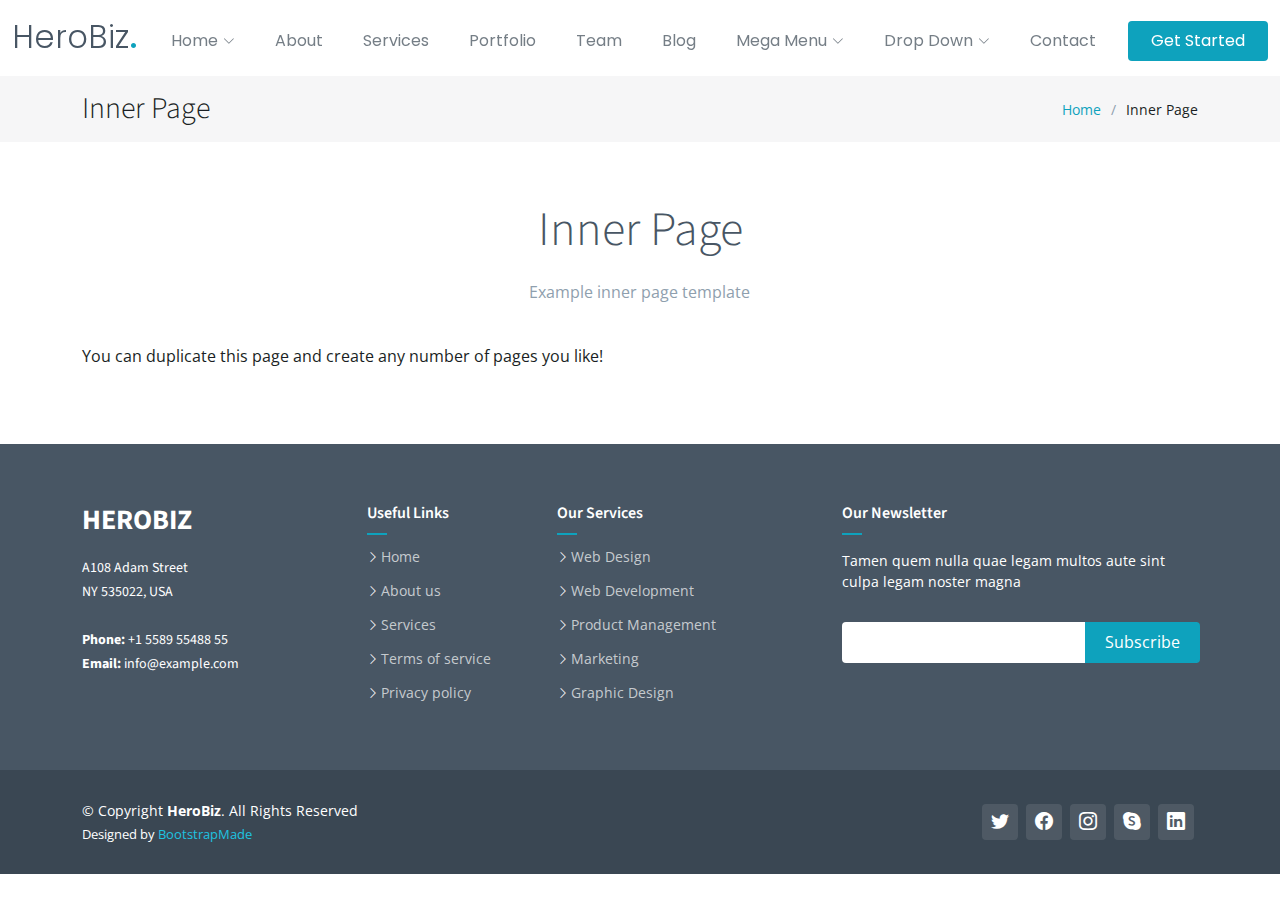
<file: inner-page.html>
<!DOCTYPE html>
<html lang="en">

<head>
  <meta charset="utf-8">
  <meta content="width=device-width, initial-scale=1.0" name="viewport">

  <title>Inner Page - HeroBiz Bootstrap Template</title>
  <meta content="" name="description">
  <meta content="" name="keywords">

  <!-- Favicons -->
  <link href="assets/img/favicon.png" rel="icon">
  <link href="assets/img/apple-touch-icon.png" rel="apple-touch-icon">

  <!-- Google Fonts -->
  <link rel="preconnect" href="https://fonts.googleapis.com">
  <link rel="preconnect" href="https://fonts.gstatic.com" crossorigin>
  <link href="https://fonts.googleapis.com/css2?family=Open+Sans:ital,wght@0,300;0,400;0,500;0,600;0,700;1,300;1,400;1,500;1,600;1,700&family=Poppins:ital,wght@0,300;0,400;0,500;0,600;0,700;1,300;1,400;1,500;1,600;1,700&family=Source+Sans+Pro:ital,wght@0,300;0,400;0,600;0,700;1,300;1,400;1,600;1,700&display=swap" rel="stylesheet">

  <!-- Vendor CSS Files -->
  <link href="assets/vendor/bootstrap/css/bootstrap.min.css" rel="stylesheet">
  <link href="assets/vendor/bootstrap-icons/bootstrap-icons.css" rel="stylesheet">
  <link href="assets/vendor/aos/aos.css" rel="stylesheet">
  <link href="assets/vendor/glightbox/css/glightbox.min.css" rel="stylesheet">
  <link href="assets/vendor/swiper/swiper-bundle.min.css" rel="stylesheet">

  <!-- Variables CSS Files. Uncomment your preferred color scheme -->
  <link href="assets/css/variables.css" rel="stylesheet">
  <!-- <link href="assets/css/variables-blue.css" rel="stylesheet"> -->
  <!-- <link href="assets/css/variables-green.css" rel="stylesheet"> -->
  <!-- <link href="assets/css/variables-orange.css" rel="stylesheet"> -->
  <!-- <link href="assets/css/variables-purple.css" rel="stylesheet"> -->
  <!-- <link href="assets/css/variables-red.css" rel="stylesheet"> -->
  <!-- <link href="assets/css/variables-pink.css" rel="stylesheet"> -->

  <!-- Template Main CSS File -->
  <link href="assets/css/main.css" rel="stylesheet">

  <!-- =======================================================
  * Template Name: HeroBiz
  * Updated: Jul 27 2023 with Bootstrap v5.3.1
  * Template URL: https://bootstrapmade.com/herobiz-bootstrap-business-template/
  * Author: BootstrapMade.com
  * License: https://bootstrapmade.com/license/
  ======================================================== -->
</head>

<body>

  <!-- ======= Header ======= -->
  <header id="header" class="header fixed-top" data-scrollto-offset="0">
    <div class="container-fluid d-flex align-items-center justify-content-between">

      <a href="index.html" class="logo d-flex align-items-center scrollto me-auto me-lg-0">
        <!-- Uncomment the line below if you also wish to use an image logo -->
        <!-- <img src="assets/img/logo.png" alt=""> -->
        <h1>HeroBiz<span>.</span></h1>
      </a>

      <nav id="navbar" class="navbar">
        <ul>

          <li class="dropdown"><a href="#"><span>Home</span> <i class="bi bi-chevron-down dropdown-indicator"></i></a>
            <ul>
              <li><a href="index.html">Home 1 - index.html</a></li>
              <li><a href="index-2.html">Home 2 - index-2.html</a></li>
              <li><a href="index-3.html">Home 3 - index-3.html</a></li>
              <li><a href="index-4.html">Home 4 - index-4.html</a></li>
            </ul>
          </li>

          <li><a class="nav-link scrollto" href="index.html#about">About</a></li>
          <li><a class="nav-link scrollto" href="index.html#services">Services</a></li>
          <li><a class="nav-link scrollto" href="index.html#portfolio">Portfolio</a></li>
          <li><a class="nav-link scrollto" href="index.html#team">Team</a></li>
          <li><a href="blog.html">Blog</a></li>
          <li class="dropdown megamenu"><a href="#"><span>Mega Menu</span> <i class="bi bi-chevron-down dropdown-indicator"></i></a>
            <ul>
              <li>
                <a href="#">Column 1 link 1</a>
                <a href="#">Column 1 link 2</a>
                <a href="#">Column 1 link 3</a>
              </li>
              <li>
                <a href="#">Column 2 link 1</a>
                <a href="#">Column 2 link 2</a>
                <a href="#">Column 3 link 3</a>
              </li>
              <li>
                <a href="#">Column 3 link 1</a>
                <a href="#">Column 3 link 2</a>
                <a href="#">Column 3 link 3</a>
              </li>
              <li>
                <a href="#">Column 4 link 1</a>
                <a href="#">Column 4 link 2</a>
                <a href="#">Column 4 link 3</a>
              </li>
            </ul>
          </li>
          <li class="dropdown"><a href="#"><span>Drop Down</span> <i class="bi bi-chevron-down dropdown-indicator"></i></a>
            <ul>
              <li><a href="#">Drop Down 1</a></li>
              <li class="dropdown"><a href="#"><span>Deep Drop Down</span> <i class="bi bi-chevron-down dropdown-indicator"></i></a>
                <ul>
                  <li><a href="#">Deep Drop Down 1</a></li>
                  <li><a href="#">Deep Drop Down 2</a></li>
                  <li><a href="#">Deep Drop Down 3</a></li>
                  <li><a href="#">Deep Drop Down 4</a></li>
                  <li><a href="#">Deep Drop Down 5</a></li>
                </ul>
              </li>
              <li><a href="#">Drop Down 2</a></li>
              <li><a href="#">Drop Down 3</a></li>
              <li><a href="#">Drop Down 4</a></li>
            </ul>
          </li>
          <li><a class="nav-link scrollto" href="index.html#contact">Contact</a></li>
        </ul>
        <i class="bi bi-list mobile-nav-toggle d-none"></i>
      </nav><!-- .navbar -->

      <a class="btn-getstarted scrollto" href="index.html#about">Get Started</a>

    </div>
  </header><!-- End Header -->

  <main id="main">

    <!-- ======= Breadcrumbs ======= -->
    <div class="breadcrumbs">
      <div class="container">

        <div class="d-flex justify-content-between align-items-center">
          <h2>Inner Page</h2>
          <ol>
            <li><a href="index.html">Home</a></li>
            <li>Inner Page</li>
          </ol>
        </div>

      </div>
    </div><!-- End Breadcrumbs -->

    <!-- ======= Blog Section ======= -->
    <section class="inner-page">
      <div class="container" data-aos="fade-up">

        <div class="section-header">
          <h2>Inner Page</h2>
          <p>Example inner page template</p>
        </div>

        <p>
          You can duplicate this page and create any number of pages you like!
        </p>

      </div>
    </section><!-- End Inner Page -->

  </main><!-- End #main -->

  <!-- ======= Footer ======= -->
  <footer id="footer" class="footer">

    <div class="footer-content">
      <div class="container">
        <div class="row">

          <div class="col-lg-3 col-md-6">
            <div class="footer-info">
              <h3>HeroBiz</h3>
              <p>
                A108 Adam Street <br>
                NY 535022, USA<br><br>
                <strong>Phone:</strong> +1 5589 55488 55<br>
                <strong>Email:</strong> info@example.com<br>
              </p>
            </div>
          </div>

          <div class="col-lg-2 col-md-6 footer-links">
            <h4>Useful Links</h4>
            <ul>
              <li><i class="bi bi-chevron-right"></i> <a href="#">Home</a></li>
              <li><i class="bi bi-chevron-right"></i> <a href="#">About us</a></li>
              <li><i class="bi bi-chevron-right"></i> <a href="#">Services</a></li>
              <li><i class="bi bi-chevron-right"></i> <a href="#">Terms of service</a></li>
              <li><i class="bi bi-chevron-right"></i> <a href="#">Privacy policy</a></li>
            </ul>
          </div>

          <div class="col-lg-3 col-md-6 footer-links">
            <h4>Our Services</h4>
            <ul>
              <li><i class="bi bi-chevron-right"></i> <a href="#">Web Design</a></li>
              <li><i class="bi bi-chevron-right"></i> <a href="#">Web Development</a></li>
              <li><i class="bi bi-chevron-right"></i> <a href="#">Product Management</a></li>
              <li><i class="bi bi-chevron-right"></i> <a href="#">Marketing</a></li>
              <li><i class="bi bi-chevron-right"></i> <a href="#">Graphic Design</a></li>
            </ul>
          </div>

          <div class="col-lg-4 col-md-6 footer-newsletter">
            <h4>Our Newsletter</h4>
            <p>Tamen quem nulla quae legam multos aute sint culpa legam noster magna</p>
            <form action="" method="post">
              <input type="email" name="email"><input type="submit" value="Subscribe">
            </form>

          </div>

        </div>
      </div>
    </div>

    <div class="footer-legal text-center">
      <div class="container d-flex flex-column flex-lg-row justify-content-center justify-content-lg-between align-items-center">

        <div class="d-flex flex-column align-items-center align-items-lg-start">
          <div class="copyright">
            &copy; Copyright <strong><span>HeroBiz</span></strong>. All Rights Reserved
          </div>
          <div class="credits">
            <!-- All the links in the footer should remain intact. -->
            <!-- You can delete the links only if you purchased the pro version. -->
            <!-- Licensing information: https://bootstrapmade.com/license/ -->
            <!-- Purchase the pro version with working PHP/AJAX contact form: https://bootstrapmade.com/herobiz-bootstrap-business-template/ -->
            Designed by <a href="https://bootstrapmade.com/">BootstrapMade</a>
          </div>
        </div>

        <div class="social-links order-first order-lg-last mb-3 mb-lg-0">
          <a href="#" class="twitter"><i class="bi bi-twitter"></i></a>
          <a href="#" class="facebook"><i class="bi bi-facebook"></i></a>
          <a href="#" class="instagram"><i class="bi bi-instagram"></i></a>
          <a href="#" class="google-plus"><i class="bi bi-skype"></i></a>
          <a href="#" class="linkedin"><i class="bi bi-linkedin"></i></a>
        </div>

      </div>
    </div>

  </footer><!-- End Footer -->

  <a href="#" class="scroll-top d-flex align-items-center justify-content-center"><i class="bi bi-arrow-up-short"></i></a>

  <div id="preloader"></div>

  <!-- Vendor JS Files -->
  <script src="assets/vendor/bootstrap/js/bootstrap.bundle.min.js"></script>
  <script src="assets/vendor/aos/aos.js"></script>
  <script src="assets/vendor/glightbox/js/glightbox.min.js"></script>
  <script src="assets/vendor/isotope-layout/isotope.pkgd.min.js"></script>
  <script src="assets/vendor/swiper/swiper-bundle.min.js"></script>
  <script src="assets/vendor/php-email-form/validate.js"></script>

  <!-- Template Main JS File -->
  <script src="assets/js/main.js"></script>

</body>

</html>
</file>
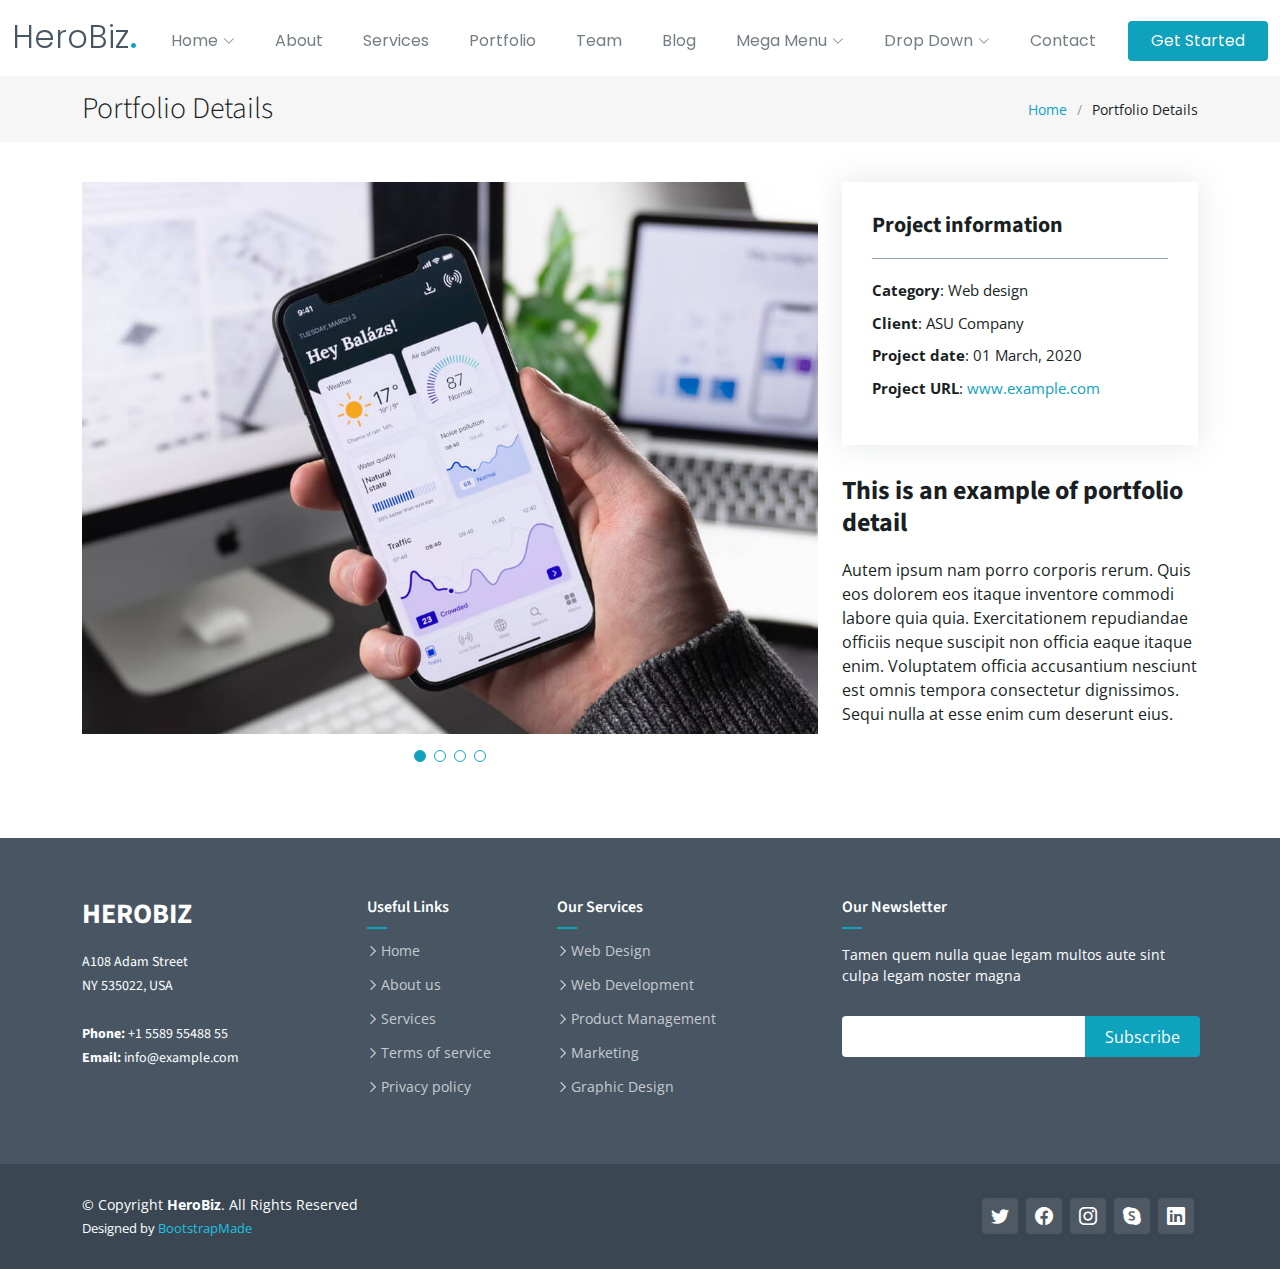
<file: portfolio-details.html>
<!DOCTYPE html>
<html lang="en">

<head>
  <meta charset="utf-8">
  <meta content="width=device-width, initial-scale=1.0" name="viewport">

  <title>Portfolio Details - HeroBiz Bootstrap Template</title>
  <meta content="" name="description">
  <meta content="" name="keywords">

  <!-- Favicons -->
  <link href="assets/img/favicon.png" rel="icon">
  <link href="assets/img/apple-touch-icon.png" rel="apple-touch-icon">

  <!-- Google Fonts -->
  <link rel="preconnect" href="https://fonts.googleapis.com">
  <link rel="preconnect" href="https://fonts.gstatic.com" crossorigin>
  <link href="https://fonts.googleapis.com/css2?family=Open+Sans:ital,wght@0,300;0,400;0,500;0,600;0,700;1,300;1,400;1,500;1,600;1,700&family=Poppins:ital,wght@0,300;0,400;0,500;0,600;0,700;1,300;1,400;1,500;1,600;1,700&family=Source+Sans+Pro:ital,wght@0,300;0,400;0,600;0,700;1,300;1,400;1,600;1,700&display=swap" rel="stylesheet">

  <!-- Vendor CSS Files -->
  <link href="assets/vendor/bootstrap/css/bootstrap.min.css" rel="stylesheet">
  <link href="assets/vendor/bootstrap-icons/bootstrap-icons.css" rel="stylesheet">
  <link href="assets/vendor/aos/aos.css" rel="stylesheet">
  <link href="assets/vendor/glightbox/css/glightbox.min.css" rel="stylesheet">
  <link href="assets/vendor/swiper/swiper-bundle.min.css" rel="stylesheet">

  <!-- Variables CSS Files. Uncomment your preferred color scheme -->
  <link href="assets/css/variables.css" rel="stylesheet">
  <!-- <link href="assets/css/variables-blue.css" rel="stylesheet"> -->
  <!-- <link href="assets/css/variables-green.css" rel="stylesheet"> -->
  <!-- <link href="assets/css/variables-orange.css" rel="stylesheet"> -->
  <!-- <link href="assets/css/variables-purple.css" rel="stylesheet"> -->
  <!-- <link href="assets/css/variables-red.css" rel="stylesheet"> -->
  <!-- <link href="assets/css/variables-pink.css" rel="stylesheet"> -->

  <!-- Template Main CSS File -->
  <link href="assets/css/main.css" rel="stylesheet">

  <!-- =======================================================
  * Template Name: HeroBiz
  * Updated: Jul 27 2023 with Bootstrap v5.3.1
  * Template URL: https://bootstrapmade.com/herobiz-bootstrap-business-template/
  * Author: BootstrapMade.com
  * License: https://bootstrapmade.com/license/
  ======================================================== -->
</head>

<body>

  <!-- ======= Header ======= -->
  <header id="header" class="header fixed-top" data-scrollto-offset="0">
    <div class="container-fluid d-flex align-items-center justify-content-between">

      <a href="index.html" class="logo d-flex align-items-center scrollto me-auto me-lg-0">
        <!-- Uncomment the line below if you also wish to use an image logo -->
        <!-- <img src="assets/img/logo.png" alt=""> -->
        <h1>HeroBiz<span>.</span></h1>
      </a>

      <nav id="navbar" class="navbar">
        <ul>

          <li class="dropdown"><a href="#"><span>Home</span> <i class="bi bi-chevron-down dropdown-indicator"></i></a>
            <ul>
              <li><a href="index.html">Home 1 - index.html</a></li>
              <li><a href="index-2.html">Home 2 - index-2.html</a></li>
              <li><a href="index-3.html">Home 3 - index-3.html</a></li>
              <li><a href="index-4.html">Home 4 - index-4.html</a></li>
            </ul>
          </li>

          <li><a class="nav-link scrollto" href="index.html#about">About</a></li>
          <li><a class="nav-link scrollto" href="index.html#services">Services</a></li>
          <li><a class="nav-link scrollto" href="index.html#portfolio">Portfolio</a></li>
          <li><a class="nav-link scrollto" href="index.html#team">Team</a></li>
          <li><a href="blog.html">Blog</a></li>
          <li class="dropdown megamenu"><a href="#"><span>Mega Menu</span> <i class="bi bi-chevron-down dropdown-indicator"></i></a>
            <ul>
              <li>
                <a href="#">Column 1 link 1</a>
                <a href="#">Column 1 link 2</a>
                <a href="#">Column 1 link 3</a>
              </li>
              <li>
                <a href="#">Column 2 link 1</a>
                <a href="#">Column 2 link 2</a>
                <a href="#">Column 3 link 3</a>
              </li>
              <li>
                <a href="#">Column 3 link 1</a>
                <a href="#">Column 3 link 2</a>
                <a href="#">Column 3 link 3</a>
              </li>
              <li>
                <a href="#">Column 4 link 1</a>
                <a href="#">Column 4 link 2</a>
                <a href="#">Column 4 link 3</a>
              </li>
            </ul>
          </li>
          <li class="dropdown"><a href="#"><span>Drop Down</span> <i class="bi bi-chevron-down dropdown-indicator"></i></a>
            <ul>
              <li><a href="#">Drop Down 1</a></li>
              <li class="dropdown"><a href="#"><span>Deep Drop Down</span> <i class="bi bi-chevron-down dropdown-indicator"></i></a>
                <ul>
                  <li><a href="#">Deep Drop Down 1</a></li>
                  <li><a href="#">Deep Drop Down 2</a></li>
                  <li><a href="#">Deep Drop Down 3</a></li>
                  <li><a href="#">Deep Drop Down 4</a></li>
                  <li><a href="#">Deep Drop Down 5</a></li>
                </ul>
              </li>
              <li><a href="#">Drop Down 2</a></li>
              <li><a href="#">Drop Down 3</a></li>
              <li><a href="#">Drop Down 4</a></li>
            </ul>
          </li>
          <li><a class="nav-link scrollto" href="index.html#contact">Contact</a></li>
        </ul>
        <i class="bi bi-list mobile-nav-toggle d-none"></i>
      </nav><!-- .navbar -->

      <a class="btn-getstarted scrollto" href="index.html#about">Get Started</a>

    </div>
  </header><!-- End Header -->

  <main id="main">

    <!-- ======= Breadcrumbs ======= -->
    <div class="breadcrumbs">
      <div class="container">

        <div class="d-flex justify-content-between align-items-center">
          <h2>Portfolio Details</h2>
          <ol>
            <li><a href="index.html">Home</a></li>
            <li>Portfolio Details</li>
          </ol>
        </div>

      </div>
    </div><!-- End Breadcrumbs -->

    <!-- ======= Portfolio Details Section ======= -->
    <section id="portfolio-details" class="portfolio-details">
      <div class="container" data-aos="fade-up">

        <div class="row gy-4">

          <div class="col-lg-8">
            <div class="portfolio-details-slider swiper">
              <div class="swiper-wrapper align-items-center">

                <div class="swiper-slide">
                  <img src="assets/img/portfolio/app-1.jpg" alt="">
                </div>

                <div class="swiper-slide">
                  <img src="assets/img/portfolio/product-1.jpg" alt="">
                </div>

                <div class="swiper-slide">
                  <img src="assets/img/portfolio/branding-1.jpg" alt="">
                </div>

                <div class="swiper-slide">
                  <img src="assets/img/portfolio/books-1.jpg" alt="">
                </div>

              </div>
              <div class="swiper-pagination"></div>
            </div>
          </div>

          <div class="col-lg-4">
            <div class="portfolio-info">
              <h3>Project information</h3>
              <ul>
                <li><strong>Category</strong>: Web design</li>
                <li><strong>Client</strong>: ASU Company</li>
                <li><strong>Project date</strong>: 01 March, 2020</li>
                <li><strong>Project URL</strong>: <a href="#">www.example.com</a></li>
              </ul>
            </div>
            <div class="portfolio-description">
              <h2>This is an example of portfolio detail</h2>
              <p>
                Autem ipsum nam porro corporis rerum. Quis eos dolorem eos itaque inventore commodi labore quia quia. Exercitationem repudiandae officiis neque suscipit non officia eaque itaque enim. Voluptatem officia accusantium nesciunt est omnis tempora consectetur dignissimos. Sequi nulla at esse enim cum deserunt eius.
              </p>
            </div>
          </div>

        </div>

      </div>
    </section><!-- End Portfolio Details Section -->

  </main><!-- End #main -->

  <!-- ======= Footer ======= -->
  <footer id="footer" class="footer">

    <div class="footer-content">
      <div class="container">
        <div class="row">

          <div class="col-lg-3 col-md-6">
            <div class="footer-info">
              <h3>HeroBiz</h3>
              <p>
                A108 Adam Street <br>
                NY 535022, USA<br><br>
                <strong>Phone:</strong> +1 5589 55488 55<br>
                <strong>Email:</strong> info@example.com<br>
              </p>
            </div>
          </div>

          <div class="col-lg-2 col-md-6 footer-links">
            <h4>Useful Links</h4>
            <ul>
              <li><i class="bi bi-chevron-right"></i> <a href="#">Home</a></li>
              <li><i class="bi bi-chevron-right"></i> <a href="#">About us</a></li>
              <li><i class="bi bi-chevron-right"></i> <a href="#">Services</a></li>
              <li><i class="bi bi-chevron-right"></i> <a href="#">Terms of service</a></li>
              <li><i class="bi bi-chevron-right"></i> <a href="#">Privacy policy</a></li>
            </ul>
          </div>

          <div class="col-lg-3 col-md-6 footer-links">
            <h4>Our Services</h4>
            <ul>
              <li><i class="bi bi-chevron-right"></i> <a href="#">Web Design</a></li>
              <li><i class="bi bi-chevron-right"></i> <a href="#">Web Development</a></li>
              <li><i class="bi bi-chevron-right"></i> <a href="#">Product Management</a></li>
              <li><i class="bi bi-chevron-right"></i> <a href="#">Marketing</a></li>
              <li><i class="bi bi-chevron-right"></i> <a href="#">Graphic Design</a></li>
            </ul>
          </div>

          <div class="col-lg-4 col-md-6 footer-newsletter">
            <h4>Our Newsletter</h4>
            <p>Tamen quem nulla quae legam multos aute sint culpa legam noster magna</p>
            <form action="" method="post">
              <input type="email" name="email"><input type="submit" value="Subscribe">
            </form>

          </div>

        </div>
      </div>
    </div>

    <div class="footer-legal text-center">
      <div class="container d-flex flex-column flex-lg-row justify-content-center justify-content-lg-between align-items-center">

        <div class="d-flex flex-column align-items-center align-items-lg-start">
          <div class="copyright">
            &copy; Copyright <strong><span>HeroBiz</span></strong>. All Rights Reserved
          </div>
          <div class="credits">
            <!-- All the links in the footer should remain intact. -->
            <!-- You can delete the links only if you purchased the pro version. -->
            <!-- Licensing information: https://bootstrapmade.com/license/ -->
            <!-- Purchase the pro version with working PHP/AJAX contact form: https://bootstrapmade.com/herobiz-bootstrap-business-template/ -->
            Designed by <a href="https://bootstrapmade.com/">BootstrapMade</a>
          </div>
        </div>

        <div class="social-links order-first order-lg-last mb-3 mb-lg-0">
          <a href="#" class="twitter"><i class="bi bi-twitter"></i></a>
          <a href="#" class="facebook"><i class="bi bi-facebook"></i></a>
          <a href="#" class="instagram"><i class="bi bi-instagram"></i></a>
          <a href="#" class="google-plus"><i class="bi bi-skype"></i></a>
          <a href="#" class="linkedin"><i class="bi bi-linkedin"></i></a>
        </div>

      </div>
    </div>

  </footer><!-- End Footer -->

  <a href="#" class="scroll-top d-flex align-items-center justify-content-center"><i class="bi bi-arrow-up-short"></i></a>

  <div id="preloader"></div>

  <!-- Vendor JS Files -->
  <script src="assets/vendor/bootstrap/js/bootstrap.bundle.min.js"></script>
  <script src="assets/vendor/aos/aos.js"></script>
  <script src="assets/vendor/glightbox/js/glightbox.min.js"></script>
  <script src="assets/vendor/isotope-layout/isotope.pkgd.min.js"></script>
  <script src="assets/vendor/swiper/swiper-bundle.min.js"></script>
  <script src="assets/vendor/php-email-form/validate.js"></script>

  <!-- Template Main JS File -->
  <script src="assets/js/main.js"></script>

</body>

</html>
</file>
<file: assets/css/variables.css>
/**
* Template Name: HeroBiz
* File: variables.css
* Description: Easily customize colors, typography, and other repetitive properties used in the template main stylesheet file main.css
* 
* Template URL: https://bootstrapmade.com/herobiz-bootstrap-business-template/
* Author: BootstrapMade.com
* License: https://bootstrapmade.com/license/
* 
* Contents:
* 1. HeroBiz template variables 
* 2. Override default Bootstrap variables
* 3. Set color and background class names
*
* Learn more about CSS variables at https://developer.mozilla.org/en-US/docs/Web/CSS/Using_CSS_custom_properties
*/

/*--------------------------------------------------------------
# 1. HeroBiz template variables 
--------------------------------------------------------------*/
:root {

  /* Fonts */
  --font-default: 'Open Sans', system-ui, -apple-system, "Segoe UI", Roboto, "Helvetica Neue", Arial, "Noto Sans", "Liberation Sans", sans-serif, "Apple Color Emoji", "Segoe UI Emoji", "Segoe UI Symbol", "Noto Color Emoji";
  --font-primary: 'Source Sans Pro', sans-serif;
  --font-secondary: 'Poppins', sans-serif;

  /* Colors */
  /* The *-rgb color names are simply the RGB converted value of the corresponding color for use in the rgba() function */

  /* Default text color */
  --color-default: #1a1f24;
  --color-default-rgb: 26, 31, 36;

  /* Defult links color */
  --color-links: #0ea2bd;
  --color-links-hover: #1ec3e0;

  /* Primay colors */
  --color-primary: #0ea2bd;
  --color-primary-light: #1ec3e0;
  --color-primary-dark: #0189a1;

  --color-primary-rgb: 14, 162, 189;
  --color-primary-light-rgb: 30, 195, 224;
  --color-primary-dark-rgb: 1, 137, 161;

  /* Secondary colors */
  --color-secondary: #485664;
  --color-secondary-light: #8f9fae;
  --color-secondary-dark: #3a4753;

  --color-secondary-rgb: 72, 86, 100;
  --color-secondary-light-rgb: 143, 159, 174;
  --color-secondary-dark-rgb: 58, 71, 83;

  /* General colors */
  --color-blue: #0d6efd;
  --color-blue-rgb: 13, 110, 253;

  --color-indigo: #6610f2;
  --color-indigo-rgb: 102, 16, 242;

  --color-purple: #6f42c1;
  --color-purple-rgb: 111, 66, 193;

  --color-pink: #f3268c;
  --color-pink-rgb: 243, 38, 140;

  --color-red: #df1529;
  --color-red-rgb: 223, 21, 4;

  --color-orange: #fd7e14;
  --color-orange-rgb: 253, 126, 20;

  --color-yellow: #ffc107;
  --color-yellow-rgb: 255, 193, 7;

  --color-green: #059652;
  --color-green-rgb: 5, 150, 82;

  --color-teal: #20c997;
  --color-teal-rgb: 32, 201, 151;

  --color-cyan: #0dcaf0;
  --color-cyan-rgb: 13, 202, 240;

  --color-white: #ffffff;
  --color-white-rgb: 255, 255, 255;

  --color-gray: #6c757d;
  --color-gray-rgb: 108, 117, 125;

  --color-black: #000000;
  --color-black-rgb: 0, 0, 0;
  
}

/*--------------------------------------------------------------
# 2. Override default Bootstrap variables
--------------------------------------------------------------*/
:root {

  --bs-blue: var(--color-blue);
  --bs-indigo: var(--color-indigo);
  --bs-purple: var(--color-purple);
  --bs-pink: var(--color-pink);
  --bs-red: var(--color-red);
  --bs-orange: var(--color-orange);
  --bs-yellow: var(--color-yellow);
  --bs-green: var(--color-green);
  --bs-teal: var(--color-teal);
  --bs-cyan: var(--color-cyan);
  --bs-white: var(--color-white);
  --bs-gray: var(--color-gray);
  --bs-gray-dark: #343a40;
  --bs-gray-100: #f8f9fa;
  --bs-gray-200: #e9ecef;
  --bs-gray-300: #dee2e6;
  --bs-gray-400: #ced4da;
  --bs-gray-500: #adb5bd;
  --bs-gray-600: #6c757d;
  --bs-gray-700: #495057;
  --bs-gray-800: #343a40;
  --bs-gray-900: #212529;
  --bs-primary: var(--color-blue);
  --bs-secondary: var(--color-blue);
  --bs-success: #198754;
  --bs-info: #0dcaf0;
  --bs-warning: #ffc107;
  --bs-danger: #dc3545;
  --bs-light: #f8f9fa;
  --bs-dark: #212529;
  --bs-primary-rgb: var(--color-primary-rgb);
  --bs-secondary-rgb: var(--color-secondary-rgb);
  --bs-success-rgb: 25, 135, 84;
  --bs-info-rgb: 13, 202, 240;
  --bs-warning-rgb: 255, 193, 7;
  --bs-danger-rgb: 220, 53, 69;
  --bs-light-rgb: 248, 249, 250;
  --bs-dark-rgb: 33, 37, 41;
  --bs-white-rgb: var(--color-white-rgb);
  --bs-black-rgb: var(--color-black-rgb);
  --bs-body-color-rgb: var(--color-default-rgb);
  --bs-body-bg-rgb: 255, 255, 255;
  --bs-font-sans-serif: var(--font-default);
  --bs-font-monospace: SFMono-Regular, Menlo, Monaco, Consolas, "Liberation Mono", "Courier New", monospace;
  --bs-gradient: linear-gradient(180deg, rgba(255, 255, 255, 0.15), rgba(255, 255, 255, 0));
  --bs-body-font-family: var(--font-default);
  --bs-body-font-size: 1rem;
  --bs-body-font-weight: 400;
  --bs-body-line-height: 1.5;
  --bs-body-color: var(--color-default);
  --bs-body-bg: #fff;

}

/*--------------------------------------------------------------
# 3. Set color and background class names
--------------------------------------------------------------*/
/* Fonts */
.font-default { font-family: var(--font-default) !important; }
.font-primary { font-family: var(--font-primary) !important;}
.font-secondary { font-family: var(--font-secondary) !important; }

/* Text Colors */
.color-default { color: var(--color-default) !important; }
.color-links { color: var(--color-links) !important; }
.color-links:hover { color: var(--color-links-hover) !important; }
.color-primary { color: var(--color-primary) !important; }
.color-primary-light { color: var(--color-primary-light) !important; }
.color-primary-dark { color: var(--color-primary-dark) !important; }
.color-secondary { color: var(--color-secondary) !important; }
.color-secondary-light { color: var(--color-secondary-light) !important; }
.color-secondary-dark { color: var(--color-secondary-dark) !important; }
.color-blue { color: var(--color-blue) !important; }
.color-indigo { color: var(--color-indigo) !important; }
.color-purple { color: var(--color-purple) !important; }
.color-pink { color: var(--color-pink) !important; }
.color-red { color: var(--color-red) !important; }
.color-orange { color: var(--color-orange) !important; }
.color-yellow { color: var(--color-yellow) !important; }
.color-green { color: var(--color-green) !important; }
.color-teal { color: var(--color-teal) !important; }
.color-cyan { color: var(--color-cyan) !important; }
.color-white { color: var(--color-white) !important; }
.color-gray { color: var(--color-gray) !important; }
.color-black { color: var(--color-black) !important; }

/* Background Colors */
.bg-default { background-color: var(--color-default) !important; }
.bg-primary { background-color: var(--color-primary) !important; }
.bg-primary-light { background-color: var(--color-primary-light) !important; }
.bg-primary-dark { background-color: var(--color-primary-dark) !important; }
.bg-secondary { background-color: var(--color-secondary) !important; }
.bg-secondary-light { background-color: var(--color-secondary-light) !important; }
.bg-secondary-dark { background-color: var(--color-secondary-dark) !important; }
.bg-blue { background-color: var(--color-blue) !important; }
.bg-indigo { background-color: var(--color-indigo) !important; }
.bg-purple { background-color: var(--color-purple) !important; }
.bg-pink { background-color: var(--color-pink) !important; }
.bg-red { background-color: var(--color-red) !important; }
.bg-orange { background-color: var(--color-orange) !important; }
.bg-yellow { background-color: var(--color-yellow) !important; }
.bg-green { background-color: var(--color-green) !important; }
.bg-teal { background-color: var(--color-teal) !important; }
.bg-cyan { background-color: var(--color-cyan) !important; }
.bg-white { background-color: var(--color-white) !important; }
.bg-gray { background-color: var(--color-gray) !important; }
.bg-black { background-color: var(--color-black) !important; }
</file>
<file: assets/css/variables-blue.css>
/**
* Template Name: HeroBiz
* File: variables-blue.css
* Description: Easily customize colors, typography, and other repetitive properties used in the template main stylesheet file main.css
* 
* Template URL: https://bootstrapmade.com/herobiz-bootstrap-business-template/
* Author: BootstrapMade.com
* License: https://bootstrapmade.com/license/
* 
* Contents:
* 1. HeroBiz template variables 
* 2. Override default Bootstrap variables
* 3. Set color and background class names
*
* Learn more about CSS variables at https://developer.mozilla.org/en-US/docs/Web/CSS/Using_CSS_custom_properties
*/

/*--------------------------------------------------------------
# 1. HeroBiz template variables 
--------------------------------------------------------------*/
:root {

  /* Fonts */
  --font-default: 'Open Sans', system-ui, -apple-system, "Segoe UI", Roboto, "Helvetica Neue", Arial, "Noto Sans", "Liberation Sans", sans-serif, "Apple Color Emoji", "Segoe UI Emoji", "Segoe UI Symbol", "Noto Color Emoji";
  --font-primary: 'Source Sans Pro', sans-serif;
  --font-secondary: 'Poppins', sans-serif;

  /* Colors */
  /* The *-rgb color names are simply the RGB converted value of the corresponding color for use in the rgba() function */

  /* Default text color */
  --color-default: #1a1f24;
  --color-default-rgb: 26, 31, 36;

  /* Defult links color */
  --color-links: #3279fc;
  --color-links-hover: #4797ff;

  /* Primay colors */
  --color-primary: #3279fc;
  --color-primary-light: #4797ff;
  --color-primary-dark: #1c61e2;

  --color-primary-rgb: 50, 121, 252;
  --color-primary-light-rgb: 71, 151, 255;
  --color-primary-dark-rgb: 28, 97, 226;

  /* Secondary colors */
  --color-secondary: #5670a0;
  --color-secondary-light: #6e87b6;
  --color-secondary-dark: #3b5380;

  --color-secondary-rgb: 86, 112, 160;
  --color-secondary-light-rgb: 110, 135, 182;
  --color-secondary-dark-rgb: 59, 83, 128;

  /* General colors */
  --color-blue: #0d6efd;
  --color-blue-rgb: 13, 110, 253;

  --color-indigo: #6610f2;
  --color-indigo-rgb: 102, 16, 242;

  --color-purple: #6f42c1;
  --color-purple-rgb: 111, 66, 193;

  --color-pink: #f3268c;
  --color-pink-rgb: 243, 38, 140;

  --color-red: #df1529;
  --color-red-rgb: 223, 21, 4;

  --color-orange: #fd7e14;
  --color-orange-rgb: 253, 126, 20;

  --color-yellow: #ffc107;
  --color-yellow-rgb: 255, 193, 7;

  --color-green: #059652;
  --color-green-rgb: 5, 150, 82;

  --color-teal: #20c997;
  --color-teal-rgb: 32, 201, 151;

  --color-cyan: #0dcaf0;
  --color-cyan-rgb: 13, 202, 240;

  --color-white: #ffffff;
  --color-white-rgb: 255, 255, 255;

  --color-gray: #6c757d;
  --color-gray-rgb: 108, 117, 125;

  --color-black: #000000;
  --color-black-rgb: 0, 0, 0;
  
}

/*--------------------------------------------------------------
# 2. Override default Bootstrap variables
--------------------------------------------------------------*/
:root {

  --bs-blue: var(--color-blue);
  --bs-indigo: var(--color-indigo);
  --bs-purple: var(--color-purple);
  --bs-pink: var(--color-pink);
  --bs-red: var(--color-red);
  --bs-orange: var(--color-orange);
  --bs-yellow: var(--color-yellow);
  --bs-green: var(--color-green);
  --bs-teal: var(--color-teal);
  --bs-cyan: var(--color-cyan);
  --bs-white: var(--color-white);
  --bs-gray: var(--color-gray);
  --bs-gray-dark: #343a40;
  --bs-gray-100: #f8f9fa;
  --bs-gray-200: #e9ecef;
  --bs-gray-300: #dee2e6;
  --bs-gray-400: #ced4da;
  --bs-gray-500: #adb5bd;
  --bs-gray-600: #6c757d;
  --bs-gray-700: #495057;
  --bs-gray-800: #343a40;
  --bs-gray-900: #212529;
  --bs-primary: var(--color-blue);
  --bs-secondary: var(--color-blue);
  --bs-success: #198754;
  --bs-info: #0dcaf0;
  --bs-warning: #ffc107;
  --bs-danger: #dc3545;
  --bs-light: #f8f9fa;
  --bs-dark: #212529;
  --bs-primary-rgb: var(--color-primary-rgb);
  --bs-secondary-rgb: var(--color-secondary-rgb);
  --bs-success-rgb: 25, 135, 84;
  --bs-info-rgb: 13, 202, 240;
  --bs-warning-rgb: 255, 193, 7;
  --bs-danger-rgb: 220, 53, 69;
  --bs-light-rgb: 248, 249, 250;
  --bs-dark-rgb: 33, 37, 41;
  --bs-white-rgb: var(--color-white-rgb);
  --bs-black-rgb: var(--color-black-rgb);
  --bs-body-color-rgb: var(--color-default-rgb);
  --bs-body-bg-rgb: 255, 255, 255;
  --bs-font-sans-serif: var(--font-default);
  --bs-font-monospace: SFMono-Regular, Menlo, Monaco, Consolas, "Liberation Mono", "Courier New", monospace;
  --bs-gradient: linear-gradient(180deg, rgba(255, 255, 255, 0.15), rgba(255, 255, 255, 0));
  --bs-body-font-family: var(--font-default);
  --bs-body-font-size: 1rem;
  --bs-body-font-weight: 400;
  --bs-body-line-height: 1.5;
  --bs-body-color: var(--color-default);
  --bs-body-bg: #fff;

}

/*--------------------------------------------------------------
# 3. Set color and background class names
--------------------------------------------------------------*/
/* Fonts */
.font-default { font-family: var(--font-default) !important; }
.font-primary { font-family: var(--font-primary) !important;}
.font-secondary { font-family: var(--font-secondary) !important; }

/* Text Colors */
.color-default { color: var(--color-default) !important; }
.color-links { color: var(--color-links) !important; }
.color-links:hover { color: var(--color-links-hover) !important; }
.color-primary { color: var(--color-primary) !important; }
.color-primary-light { color: var(--color-primary-light) !important; }
.color-primary-dark { color: var(--color-primary-dark) !important; }
.color-secondary { color: var(--color-secondary) !important; }
.color-secondary-light { color: var(--color-secondary-light) !important; }
.color-secondary-dark { color: var(--color-secondary-dark) !important; }
.color-blue { color: var(--color-blue) !important; }
.color-indigo { color: var(--color-indigo) !important; }
.color-purple { color: var(--color-purple) !important; }
.color-pink { color: var(--color-pink) !important; }
.color-red { color: var(--color-red) !important; }
.color-orange { color: var(--color-orange) !important; }
.color-yellow { color: var(--color-yellow) !important; }
.color-green { color: var(--color-green) !important; }
.color-teal { color: var(--color-teal) !important; }
.color-cyan { color: var(--color-cyan) !important; }
.color-white { color: var(--color-white) !important; }
.color-gray { color: var(--color-gray) !important; }
.color-black { color: var(--color-black) !important; }

/* Background Colors */
.bg-default { background-color: var(--color-default) !important; }
.bg-primary { background-color: var(--color-primary) !important; }
.bg-primary-light { background-color: var(--color-primary-light) !important; }
.bg-primary-dark { background-color: var(--color-primary-dark) !important; }
.bg-secondary { background-color: var(--color-secondary) !important; }
.bg-secondary-light { background-color: var(--color-secondary-light) !important; }
.bg-secondary-dark { background-color: var(--color-secondary-dark) !important; }
.bg-blue { background-color: var(--color-blue) !important; }
.bg-indigo { background-color: var(--color-indigo) !important; }
.bg-purple { background-color: var(--color-purple) !important; }
.bg-pink { background-color: var(--color-pink) !important; }
.bg-red { background-color: var(--color-red) !important; }
.bg-orange { background-color: var(--color-orange) !important; }
.bg-yellow { background-color: var(--color-yellow) !important; }
.bg-green { background-color: var(--color-green) !important; }
.bg-teal { background-color: var(--color-teal) !important; }
.bg-cyan { background-color: var(--color-cyan) !important; }
.bg-white { background-color: var(--color-white) !important; }
.bg-gray { background-color: var(--color-gray) !important; }
.bg-black { background-color: var(--color-black) !important; }
</file>
<file: assets/css/variables-green.css>
/**
* Template Name: HeroBiz
* File: variables-green.css
* Description: Easily customize colors, typography, and other repetitive properties used in the template main stylesheet file main.css
* 
* Template URL: https://bootstrapmade.com/herobiz-bootstrap-business-template/
* Author: BootstrapMade.com
* License: https://bootstrapmade.com/license/
* 
* Contents:
* 1. HeroBiz template variables 
* 2. Override default Bootstrap variables
* 3. Set color and background class names
*
* Learn more about CSS variables at https://developer.mozilla.org/en-US/docs/Web/CSS/Using_CSS_custom_properties
*/

/*--------------------------------------------------------------
# 1. HeroBiz template variables 
--------------------------------------------------------------*/
:root {

  /* Fonts */
  --font-default: 'Open Sans', system-ui, -apple-system, "Segoe UI", Roboto, "Helvetica Neue", Arial, "Noto Sans", "Liberation Sans", sans-serif, "Apple Color Emoji", "Segoe UI Emoji", "Segoe UI Symbol", "Noto Color Emoji";
  --font-primary: 'Source Sans Pro', sans-serif;
  --font-secondary: 'Poppins', sans-serif;

  /* Colors */
  /* The *-rgb color names are simply the RGB converted value of the corresponding color for use in the rgba() function */

  /* Default text color */
  --color-default: #1a1f24;
  --color-default-rgb: 26, 31, 36;

  /* Defult links color */
  --color-links: #05c46b;
  --color-links-hover: #1de789;

  /* Primay colors */
  --color-primary: #05c46b;
  --color-primary-light: #1de789;
  --color-primary-dark: #01a156;

  --color-primary-rgb: 5, 196, 107;
  --color-primary-light-rgb: 29, 231, 137;
  --color-primary-dark-rgb: 1, 161, 86;

  /* Secondary colors */
  --color-secondary: #485664;
  --color-secondary-light: #8f9fae;
  --color-secondary-dark: #3a4753;

  --color-secondary-rgb: 72, 86, 100;
  --color-secondary-light-rgb: 143, 159, 174;
  --color-secondary-dark-rgb: 58, 71, 83;

  /* General colors */
  --color-blue: #0d6efd;
  --color-blue-rgb: 13, 110, 253;

  --color-indigo: #6610f2;
  --color-indigo-rgb: 102, 16, 242;

  --color-purple: #6f42c1;
  --color-purple-rgb: 111, 66, 193;

  --color-pink: #f3268c;
  --color-pink-rgb: 243, 38, 140;

  --color-red: #df1529;
  --color-red-rgb: 223, 21, 4;

  --color-orange: #fd7e14;
  --color-orange-rgb: 253, 126, 20;

  --color-yellow: #ffc107;
  --color-yellow-rgb: 255, 193, 7;

  --color-green: #059652;
  --color-green-rgb: 5, 150, 82;

  --color-teal: #20c997;
  --color-teal-rgb: 32, 201, 151;

  --color-cyan: #0dcaf0;
  --color-cyan-rgb: 13, 202, 240;

  --color-white: #ffffff;
  --color-white-rgb: 255, 255, 255;

  --color-gray: #6c757d;
  --color-gray-rgb: 108, 117, 125;

  --color-black: #000000;
  --color-black-rgb: 0, 0, 0;
  
}

/*--------------------------------------------------------------
# 2. Override default Bootstrap variables
--------------------------------------------------------------*/
:root {

  --bs-blue: var(--color-blue);
  --bs-indigo: var(--color-indigo);
  --bs-purple: var(--color-purple);
  --bs-pink: var(--color-pink);
  --bs-red: var(--color-red);
  --bs-orange: var(--color-orange);
  --bs-yellow: var(--color-yellow);
  --bs-green: var(--color-green);
  --bs-teal: var(--color-teal);
  --bs-cyan: var(--color-cyan);
  --bs-white: var(--color-white);
  --bs-gray: var(--color-gray);
  --bs-gray-dark: #343a40;
  --bs-gray-100: #f8f9fa;
  --bs-gray-200: #e9ecef;
  --bs-gray-300: #dee2e6;
  --bs-gray-400: #ced4da;
  --bs-gray-500: #adb5bd;
  --bs-gray-600: #6c757d;
  --bs-gray-700: #495057;
  --bs-gray-800: #343a40;
  --bs-gray-900: #212529;
  --bs-primary: var(--color-blue);
  --bs-secondary: var(--color-blue);
  --bs-success: #198754;
  --bs-info: #0dcaf0;
  --bs-warning: #ffc107;
  --bs-danger: #dc3545;
  --bs-light: #f8f9fa;
  --bs-dark: #212529;
  --bs-primary-rgb: var(--color-primary-rgb);
  --bs-secondary-rgb: var(--color-secondary-rgb);
  --bs-success-rgb: 25, 135, 84;
  --bs-info-rgb: 13, 202, 240;
  --bs-warning-rgb: 255, 193, 7;
  --bs-danger-rgb: 220, 53, 69;
  --bs-light-rgb: 248, 249, 250;
  --bs-dark-rgb: 33, 37, 41;
  --bs-white-rgb: var(--color-white-rgb);
  --bs-black-rgb: var(--color-black-rgb);
  --bs-body-color-rgb: var(--color-default-rgb);
  --bs-body-bg-rgb: 255, 255, 255;
  --bs-font-sans-serif: var(--font-default);
  --bs-font-monospace: SFMono-Regular, Menlo, Monaco, Consolas, "Liberation Mono", "Courier New", monospace;
  --bs-gradient: linear-gradient(180deg, rgba(255, 255, 255, 0.15), rgba(255, 255, 255, 0));
  --bs-body-font-family: var(--font-default);
  --bs-body-font-size: 1rem;
  --bs-body-font-weight: 400;
  --bs-body-line-height: 1.5;
  --bs-body-color: var(--color-default);
  --bs-body-bg: #fff;

}

/*--------------------------------------------------------------
# 3. Set color and background class names
--------------------------------------------------------------*/
/* Fonts */
.font-default { font-family: var(--font-default) !important; }
.font-primary { font-family: var(--font-primary) !important;}
.font-secondary { font-family: var(--font-secondary) !important; }

/* Text Colors */
.color-default { color: var(--color-default) !important; }
.color-links { color: var(--color-links) !important; }
.color-links:hover { color: var(--color-links-hover) !important; }
.color-primary { color: var(--color-primary) !important; }
.color-primary-light { color: var(--color-primary-light) !important; }
.color-primary-dark { color: var(--color-primary-dark) !important; }
.color-secondary { color: var(--color-secondary) !important; }
.color-secondary-light { color: var(--color-secondary-light) !important; }
.color-secondary-dark { color: var(--color-secondary-dark) !important; }
.color-blue { color: var(--color-blue) !important; }
.color-indigo { color: var(--color-indigo) !important; }
.color-purple { color: var(--color-purple) !important; }
.color-pink { color: var(--color-pink) !important; }
.color-red { color: var(--color-red) !important; }
.color-orange { color: var(--color-orange) !important; }
.color-yellow { color: var(--color-yellow) !important; }
.color-green { color: var(--color-green) !important; }
.color-teal { color: var(--color-teal) !important; }
.color-cyan { color: var(--color-cyan) !important; }
.color-white { color: var(--color-white) !important; }
.color-gray { color: var(--color-gray) !important; }
.color-black { color: var(--color-black) !important; }

/* Background Colors */
.bg-default { background-color: var(--color-default) !important; }
.bg-primary { background-color: var(--color-primary) !important; }
.bg-primary-light { background-color: var(--color-primary-light) !important; }
.bg-primary-dark { background-color: var(--color-primary-dark) !important; }
.bg-secondary { background-color: var(--color-secondary) !important; }
.bg-secondary-light { background-color: var(--color-secondary-light) !important; }
.bg-secondary-dark { background-color: var(--color-secondary-dark) !important; }
.bg-blue { background-color: var(--color-blue) !important; }
.bg-indigo { background-color: var(--color-indigo) !important; }
.bg-purple { background-color: var(--color-purple) !important; }
.bg-pink { background-color: var(--color-pink) !important; }
.bg-red { background-color: var(--color-red) !important; }
.bg-orange { background-color: var(--color-orange) !important; }
.bg-yellow { background-color: var(--color-yellow) !important; }
.bg-green { background-color: var(--color-green) !important; }
.bg-teal { background-color: var(--color-teal) !important; }
.bg-cyan { background-color: var(--color-cyan) !important; }
.bg-white { background-color: var(--color-white) !important; }
.bg-gray { background-color: var(--color-gray) !important; }
.bg-black { background-color: var(--color-black) !important; }
</file>
<file: assets/css/variables-orange.css>
/**
* Template Name: HeroBiz
* File: variables-orange.css
* Description: Easily customize colors, typography, and other repetitive properties used in the template main stylesheet file main.css
* 
* Template URL: https://bootstrapmade.com/herobiz-bootstrap-business-template/
* Author: BootstrapMade.com
* License: https://bootstrapmade.com/license/
* 
* Contents:
* 1. HeroBiz template variables 
* 2. Override default Bootstrap variables
* 3. Set color and background class names
*
* Learn more about CSS variables at https://developer.mozilla.org/en-US/docs/Web/CSS/Using_CSS_custom_properties
*/

/*--------------------------------------------------------------
# 1. HeroBiz template variables 
--------------------------------------------------------------*/
:root {

  /* Fonts */
  --font-default: 'Open Sans', system-ui, -apple-system, "Segoe UI", Roboto, "Helvetica Neue", Arial, "Noto Sans", "Liberation Sans", sans-serif, "Apple Color Emoji", "Segoe UI Emoji", "Segoe UI Symbol", "Noto Color Emoji";
  --font-primary: 'Source Sans Pro', sans-serif;
  --font-secondary: 'Poppins', sans-serif;

  /* Colors */
  /* The *-rgb color names are simply the RGB converted value of the corresponding color for use in the rgba() function */

  /* Default text color */
  --color-default: #1a1f24;
  --color-default-rgb: 26, 31, 36;

  /* Defult links color */
  --color-links: #f97233;
  --color-links-hover: #fa9160;

  /* Primay colors */
  --color-primary: #f97233;
  --color-primary-light: #fb9b6e;
  --color-primary-dark: #e54d07;

  --color-primary-rgb: 249, 114, 51;
  --color-primary-light-rgb: 251, 155, 110;
  --color-primary-dark-rgb: 229, 77, 7;

  /* Secondary colors */
  --color-secondary: #485664;
  --color-secondary-light: #8f9fae;
  --color-secondary-dark: #3a4753;

  --color-secondary-rgb: 72, 86, 100;
  --color-secondary-light-rgb: 143, 159, 174;
  --color-secondary-dark-rgb: 58, 71, 83;

  /* General colors */
  --color-blue: #0d6efd;
  --color-blue-rgb: 13, 110, 253;

  --color-indigo: #6610f2;
  --color-indigo-rgb: 102, 16, 242;

  --color-purple: #6f42c1;
  --color-purple-rgb: 111, 66, 193;

  --color-pink: #f3268c;
  --color-pink-rgb: 243, 38, 140;

  --color-red: #df1529;
  --color-red-rgb: 223, 21, 4;

  --color-orange: #fd7e14;
  --color-orange-rgb: 253, 126, 20;

  --color-yellow: #ffc107;
  --color-yellow-rgb: 255, 193, 7;

  --color-green: #059652;
  --color-green-rgb: 5, 150, 82;

  --color-teal: #20c997;
  --color-teal-rgb: 32, 201, 151;

  --color-cyan: #0dcaf0;
  --color-cyan-rgb: 13, 202, 240;

  --color-white: #ffffff;
  --color-white-rgb: 255, 255, 255;

  --color-gray: #6c757d;
  --color-gray-rgb: 108, 117, 125;

  --color-black: #000000;
  --color-black-rgb: 0, 0, 0;
  
}

/*--------------------------------------------------------------
# 2. Override default Bootstrap variables
--------------------------------------------------------------*/
:root {

  --bs-blue: var(--color-blue);
  --bs-indigo: var(--color-indigo);
  --bs-purple: var(--color-purple);
  --bs-pink: var(--color-pink);
  --bs-red: var(--color-red);
  --bs-orange: var(--color-orange);
  --bs-yellow: var(--color-yellow);
  --bs-green: var(--color-green);
  --bs-teal: var(--color-teal);
  --bs-cyan: var(--color-cyan);
  --bs-white: var(--color-white);
  --bs-gray: var(--color-gray);
  --bs-gray-dark: #343a40;
  --bs-gray-100: #f8f9fa;
  --bs-gray-200: #e9ecef;
  --bs-gray-300: #dee2e6;
  --bs-gray-400: #ced4da;
  --bs-gray-500: #adb5bd;
  --bs-gray-600: #6c757d;
  --bs-gray-700: #495057;
  --bs-gray-800: #343a40;
  --bs-gray-900: #212529;
  --bs-primary: var(--color-blue);
  --bs-secondary: var(--color-blue);
  --bs-success: #198754;
  --bs-info: #0dcaf0;
  --bs-warning: #ffc107;
  --bs-danger: #dc3545;
  --bs-light: #f8f9fa;
  --bs-dark: #212529;
  --bs-primary-rgb: var(--color-primary-rgb);
  --bs-secondary-rgb: var(--color-secondary-rgb);
  --bs-success-rgb: 25, 135, 84;
  --bs-info-rgb: 13, 202, 240;
  --bs-warning-rgb: 255, 193, 7;
  --bs-danger-rgb: 220, 53, 69;
  --bs-light-rgb: 248, 249, 250;
  --bs-dark-rgb: 33, 37, 41;
  --bs-white-rgb: var(--color-white-rgb);
  --bs-black-rgb: var(--color-black-rgb);
  --bs-body-color-rgb: var(--color-default-rgb);
  --bs-body-bg-rgb: 255, 255, 255;
  --bs-font-sans-serif: var(--font-default);
  --bs-font-monospace: SFMono-Regular, Menlo, Monaco, Consolas, "Liberation Mono", "Courier New", monospace;
  --bs-gradient: linear-gradient(180deg, rgba(255, 255, 255, 0.15), rgba(255, 255, 255, 0));
  --bs-body-font-family: var(--font-default);
  --bs-body-font-size: 1rem;
  --bs-body-font-weight: 400;
  --bs-body-line-height: 1.5;
  --bs-body-color: var(--color-default);
  --bs-body-bg: #fff;

}

/*--------------------------------------------------------------
# 3. Set color and background class names
--------------------------------------------------------------*/
/* Fonts */
.font-default { font-family: var(--font-default) !important; }
.font-primary { font-family: var(--font-primary) !important;}
.font-secondary { font-family: var(--font-secondary) !important; }

/* Text Colors */
.color-default { color: var(--color-default) !important; }
.color-links { color: var(--color-links) !important; }
.color-links:hover { color: var(--color-links-hover) !important; }
.color-primary { color: var(--color-primary) !important; }
.color-primary-light { color: var(--color-primary-light) !important; }
.color-primary-dark { color: var(--color-primary-dark) !important; }
.color-secondary { color: var(--color-secondary) !important; }
.color-secondary-light { color: var(--color-secondary-light) !important; }
.color-secondary-dark { color: var(--color-secondary-dark) !important; }
.color-blue { color: var(--color-blue) !important; }
.color-indigo { color: var(--color-indigo) !important; }
.color-purple { color: var(--color-purple) !important; }
.color-pink { color: var(--color-pink) !important; }
.color-red { color: var(--color-red) !important; }
.color-orange { color: var(--color-orange) !important; }
.color-yellow { color: var(--color-yellow) !important; }
.color-green { color: var(--color-green) !important; }
.color-teal { color: var(--color-teal) !important; }
.color-cyan { color: var(--color-cyan) !important; }
.color-white { color: var(--color-white) !important; }
.color-gray { color: var(--color-gray) !important; }
.color-black { color: var(--color-black) !important; }

/* Background Colors */
.bg-default { background-color: var(--color-default) !important; }
.bg-primary { background-color: var(--color-primary) !important; }
.bg-primary-light { background-color: var(--color-primary-light) !important; }
.bg-primary-dark { background-color: var(--color-primary-dark) !important; }
.bg-secondary { background-color: var(--color-secondary) !important; }
.bg-secondary-light { background-color: var(--color-secondary-light) !important; }
.bg-secondary-dark { background-color: var(--color-secondary-dark) !important; }
.bg-blue { background-color: var(--color-blue) !important; }
.bg-indigo { background-color: var(--color-indigo) !important; }
.bg-purple { background-color: var(--color-purple) !important; }
.bg-pink { background-color: var(--color-pink) !important; }
.bg-red { background-color: var(--color-red) !important; }
.bg-orange { background-color: var(--color-orange) !important; }
.bg-yellow { background-color: var(--color-yellow) !important; }
.bg-green { background-color: var(--color-green) !important; }
.bg-teal { background-color: var(--color-teal) !important; }
.bg-cyan { background-color: var(--color-cyan) !important; }
.bg-white { background-color: var(--color-white) !important; }
.bg-gray { background-color: var(--color-gray) !important; }
.bg-black { background-color: var(--color-black) !important; }
</file>
<file: assets/css/variables-purple.css>
/**
* Template Name: HeroBiz
* File: variables-purple.css
* Description: Easily customize colors, typography, and other repetitive properties used in the template main stylesheet file main.css
* 
* Template URL: https://bootstrapmade.com/herobiz-bootstrap-business-template/
* Author: BootstrapMade.com
* License: https://bootstrapmade.com/license/
* 
* Contents:
* 1. HeroBiz template variables 
* 2. Override default Bootstrap variables
* 3. Set color and background class names
*
* Learn more about CSS variables at https://developer.mozilla.org/en-US/docs/Web/CSS/Using_CSS_custom_properties
*/

/*--------------------------------------------------------------
# 1. HeroBiz template variables 
--------------------------------------------------------------*/
:root {

  /* Fonts */
  --font-default: 'Open Sans', system-ui, -apple-system, "Segoe UI", Roboto, "Helvetica Neue", Arial, "Noto Sans", "Liberation Sans", sans-serif, "Apple Color Emoji", "Segoe UI Emoji", "Segoe UI Symbol", "Noto Color Emoji";
  --font-primary: 'Source Sans Pro', sans-serif;
  --font-secondary: 'Poppins', sans-serif;

  /* Colors */
  /* The *-rgb color names are simply the RGB converted value of the corresponding color for use in the rgba() function */

  /* Default text color */
  --color-default: #1a1f24;
  --color-default-rgb: 26, 31, 36;

  /* Defult links color */
  --color-links: #6261c5;
  --color-links-hover: #7d7bfd;

  /* Primay colors */
  --color-primary: #6261c5;
  --color-primary-light: #7d7bfd;
  --color-primary-dark: #4b49aa;

  --color-primary-rgb: 98, 97, 197;
  --color-primary-light-rgb: 125, 123, 253;
  --color-primary-dark-rgb: 75, 73, 170;

  /* Secondary colors */
  --color-secondary: #56556b;
  --color-secondary-light: #7c7b94;
  --color-secondary-dark: #343346;

  --color-secondary-rgb: 86, 85, 107;
  --color-secondary-light-rgb: 124, 123, 148;
  --color-secondary-dark-rgb: 52, 51, 70;

  /* General colors */
  --color-blue: #0d6efd;
  --color-blue-rgb: 13, 110, 253;

  --color-indigo: #6610f2;
  --color-indigo-rgb: 102, 16, 242;

  --color-purple: #6f42c1;
  --color-purple-rgb: 111, 66, 193;

  --color-pink: #f3268c;
  --color-pink-rgb: 243, 38, 140;

  --color-red: #df1529;
  --color-red-rgb: 223, 21, 4;

  --color-orange: #fd7e14;
  --color-orange-rgb: 253, 126, 20;

  --color-yellow: #ffc107;
  --color-yellow-rgb: 255, 193, 7;

  --color-green: #059652;
  --color-green-rgb: 5, 150, 82;

  --color-teal: #20c997;
  --color-teal-rgb: 32, 201, 151;

  --color-cyan: #0dcaf0;
  --color-cyan-rgb: 13, 202, 240;

  --color-white: #ffffff;
  --color-white-rgb: 255, 255, 255;

  --color-gray: #6c757d;
  --color-gray-rgb: 108, 117, 125;

  --color-black: #000000;
  --color-black-rgb: 0, 0, 0;
  
}

/*--------------------------------------------------------------
# 2. Override default Bootstrap variables
--------------------------------------------------------------*/
:root {

  --bs-blue: var(--color-blue);
  --bs-indigo: var(--color-indigo);
  --bs-purple: var(--color-purple);
  --bs-pink: var(--color-pink);
  --bs-red: var(--color-red);
  --bs-orange: var(--color-orange);
  --bs-yellow: var(--color-yellow);
  --bs-green: var(--color-green);
  --bs-teal: var(--color-teal);
  --bs-cyan: var(--color-cyan);
  --bs-white: var(--color-white);
  --bs-gray: var(--color-gray);
  --bs-gray-dark: #343a40;
  --bs-gray-100: #f8f9fa;
  --bs-gray-200: #e9ecef;
  --bs-gray-300: #dee2e6;
  --bs-gray-400: #ced4da;
  --bs-gray-500: #adb5bd;
  --bs-gray-600: #6c757d;
  --bs-gray-700: #495057;
  --bs-gray-800: #343a40;
  --bs-gray-900: #212529;
  --bs-primary: var(--color-blue);
  --bs-secondary: var(--color-blue);
  --bs-success: #198754;
  --bs-info: #0dcaf0;
  --bs-warning: #ffc107;
  --bs-danger: #dc3545;
  --bs-light: #f8f9fa;
  --bs-dark: #212529;
  --bs-primary-rgb: var(--color-primary-rgb);
  --bs-secondary-rgb: var(--color-secondary-rgb);
  --bs-success-rgb: 25, 135, 84;
  --bs-info-rgb: 13, 202, 240;
  --bs-warning-rgb: 255, 193, 7;
  --bs-danger-rgb: 220, 53, 69;
  --bs-light-rgb: 248, 249, 250;
  --bs-dark-rgb: 33, 37, 41;
  --bs-white-rgb: var(--color-white-rgb);
  --bs-black-rgb: var(--color-black-rgb);
  --bs-body-color-rgb: var(--color-default-rgb);
  --bs-body-bg-rgb: 255, 255, 255;
  --bs-font-sans-serif: var(--font-default);
  --bs-font-monospace: SFMono-Regular, Menlo, Monaco, Consolas, "Liberation Mono", "Courier New", monospace;
  --bs-gradient: linear-gradient(180deg, rgba(255, 255, 255, 0.15), rgba(255, 255, 255, 0));
  --bs-body-font-family: var(--font-default);
  --bs-body-font-size: 1rem;
  --bs-body-font-weight: 400;
  --bs-body-line-height: 1.5;
  --bs-body-color: var(--color-default);
  --bs-body-bg: #fff;

}

/*--------------------------------------------------------------
# 3. Set color and background class names
--------------------------------------------------------------*/
/* Fonts */
.font-default { font-family: var(--font-default) !important; }
.font-primary { font-family: var(--font-primary) !important;}
.font-secondary { font-family: var(--font-secondary) !important; }

/* Text Colors */
.color-default { color: var(--color-default) !important; }
.color-links { color: var(--color-links) !important; }
.color-links:hover { color: var(--color-links-hover) !important; }
.color-primary { color: var(--color-primary) !important; }
.color-primary-light { color: var(--color-primary-light) !important; }
.color-primary-dark { color: var(--color-primary-dark) !important; }
.color-secondary { color: var(--color-secondary) !important; }
.color-secondary-light { color: var(--color-secondary-light) !important; }
.color-secondary-dark { color: var(--color-secondary-dark) !important; }
.color-blue { color: var(--color-blue) !important; }
.color-indigo { color: var(--color-indigo) !important; }
.color-purple { color: var(--color-purple) !important; }
.color-pink { color: var(--color-pink) !important; }
.color-red { color: var(--color-red) !important; }
.color-orange { color: var(--color-orange) !important; }
.color-yellow { color: var(--color-yellow) !important; }
.color-green { color: var(--color-green) !important; }
.color-teal { color: var(--color-teal) !important; }
.color-cyan { color: var(--color-cyan) !important; }
.color-white { color: var(--color-white) !important; }
.color-gray { color: var(--color-gray) !important; }
.color-black { color: var(--color-black) !important; }

/* Background Colors */
.bg-default { background-color: var(--color-default) !important; }
.bg-primary { background-color: var(--color-primary) !important; }
.bg-primary-light { background-color: var(--color-primary-light) !important; }
.bg-primary-dark { background-color: var(--color-primary-dark) !important; }
.bg-secondary { background-color: var(--color-secondary) !important; }
.bg-secondary-light { background-color: var(--color-secondary-light) !important; }
.bg-secondary-dark { background-color: var(--color-secondary-dark) !important; }
.bg-blue { background-color: var(--color-blue) !important; }
.bg-indigo { background-color: var(--color-indigo) !important; }
.bg-purple { background-color: var(--color-purple) !important; }
.bg-pink { background-color: var(--color-pink) !important; }
.bg-red { background-color: var(--color-red) !important; }
.bg-orange { background-color: var(--color-orange) !important; }
.bg-yellow { background-color: var(--color-yellow) !important; }
.bg-green { background-color: var(--color-green) !important; }
.bg-teal { background-color: var(--color-teal) !important; }
.bg-cyan { background-color: var(--color-cyan) !important; }
.bg-white { background-color: var(--color-white) !important; }
.bg-gray { background-color: var(--color-gray) !important; }
.bg-black { background-color: var(--color-black) !important; }
</file>
<file: assets/css/variables-red.css>
/**
* Template Name: HeroBiz
* File: variables-red.css
* Description: Easily customize colors, typography, and other repetitive properties used in the template main stylesheet file main.css
* 
* Template URL: https://bootstrapmade.com/herobiz-bootstrap-business-template/
* Author: BootstrapMade.com
* License: https://bootstrapmade.com/license/
* 
* Contents:
* 1. HeroBiz template variables 
* 2. Override default Bootstrap variables
* 3. Set color and background class names
*
* Learn more about CSS variables at https://developer.mozilla.org/en-US/docs/Web/CSS/Using_CSS_custom_properties
*/

/*--------------------------------------------------------------
# 1. HeroBiz template variables 
--------------------------------------------------------------*/
:root {

  /* Fonts */
  --font-default: 'Open Sans', system-ui, -apple-system, "Segoe UI", Roboto, "Helvetica Neue", Arial, "Noto Sans", "Liberation Sans", sans-serif, "Apple Color Emoji", "Segoe UI Emoji", "Segoe UI Symbol", "Noto Color Emoji";
  --font-primary: 'Source Sans Pro', sans-serif;
  --font-secondary: 'Poppins', sans-serif;

  /* Colors */
  /* The *-rgb color names are simply the RGB converted value of the corresponding color for use in the rgba() function */

  /* Default text color */
  --color-default: #1a1f24;
  --color-default-rgb: 26, 31, 36;

  /* Defult links color */
  --color-links: #df1529;
  --color-links-hover: #ff2b2b;

  /* Primay colors */
  --color-primary: #df1529;
  --color-primary-light: #ff2b2b;
  --color-primary-dark: #c00719;

  --color-primary-rgb: 223, 21, 41;
  --color-primary-light-rgb: 255, 43, 43;
  --color-primary-dark-rgb: 192, 7, 25;

  /* Secondary colors */
  --color-secondary: #485664;
  --color-secondary-light: #8f9fae;
  --color-secondary-dark: #3a4753;

  --color-secondary-rgb: 72, 86, 100;
  --color-secondary-light-rgb: 143, 159, 174;
  --color-secondary-dark-rgb: 58, 71, 83;

  /* General colors */
  --color-blue: #0d6efd;
  --color-blue-rgb: 13, 110, 253;

  --color-indigo: #6610f2;
  --color-indigo-rgb: 102, 16, 242;

  --color-purple: #6f42c1;
  --color-purple-rgb: 111, 66, 193;

  --color-pink: #f3268c;
  --color-pink-rgb: 243, 38, 140;

  --color-red: #df1529;
  --color-red-rgb: 223, 21, 4;

  --color-orange: #fd7e14;
  --color-orange-rgb: 253, 126, 20;

  --color-yellow: #ffc107;
  --color-yellow-rgb: 255, 193, 7;

  --color-green: #059652;
  --color-green-rgb: 5, 150, 82;

  --color-teal: #20c997;
  --color-teal-rgb: 32, 201, 151;

  --color-cyan: #0dcaf0;
  --color-cyan-rgb: 13, 202, 240;

  --color-white: #ffffff;
  --color-white-rgb: 255, 255, 255;

  --color-gray: #6c757d;
  --color-gray-rgb: 108, 117, 125;

  --color-black: #000000;
  --color-black-rgb: 0, 0, 0;
  
}

/*--------------------------------------------------------------
# 2. Override default Bootstrap variables
--------------------------------------------------------------*/
:root {

  --bs-blue: var(--color-blue);
  --bs-indigo: var(--color-indigo);
  --bs-purple: var(--color-purple);
  --bs-pink: var(--color-pink);
  --bs-red: var(--color-red);
  --bs-orange: var(--color-orange);
  --bs-yellow: var(--color-yellow);
  --bs-green: var(--color-green);
  --bs-teal: var(--color-teal);
  --bs-cyan: var(--color-cyan);
  --bs-white: var(--color-white);
  --bs-gray: var(--color-gray);
  --bs-gray-dark: #343a40;
  --bs-gray-100: #f8f9fa;
  --bs-gray-200: #e9ecef;
  --bs-gray-300: #dee2e6;
  --bs-gray-400: #ced4da;
  --bs-gray-500: #adb5bd;
  --bs-gray-600: #6c757d;
  --bs-gray-700: #495057;
  --bs-gray-800: #343a40;
  --bs-gray-900: #212529;
  --bs-primary: var(--color-blue);
  --bs-secondary: var(--color-blue);
  --bs-success: #198754;
  --bs-info: #0dcaf0;
  --bs-warning: #ffc107;
  --bs-danger: #dc3545;
  --bs-light: #f8f9fa;
  --bs-dark: #212529;
  --bs-primary-rgb: var(--color-primary-rgb);
  --bs-secondary-rgb: var(--color-secondary-rgb);
  --bs-success-rgb: 25, 135, 84;
  --bs-info-rgb: 13, 202, 240;
  --bs-warning-rgb: 255, 193, 7;
  --bs-danger-rgb: 220, 53, 69;
  --bs-light-rgb: 248, 249, 250;
  --bs-dark-rgb: 33, 37, 41;
  --bs-white-rgb: var(--color-white-rgb);
  --bs-black-rgb: var(--color-black-rgb);
  --bs-body-color-rgb: var(--color-default-rgb);
  --bs-body-bg-rgb: 255, 255, 255;
  --bs-font-sans-serif: var(--font-default);
  --bs-font-monospace: SFMono-Regular, Menlo, Monaco, Consolas, "Liberation Mono", "Courier New", monospace;
  --bs-gradient: linear-gradient(180deg, rgba(255, 255, 255, 0.15), rgba(255, 255, 255, 0));
  --bs-body-font-family: var(--font-default);
  --bs-body-font-size: 1rem;
  --bs-body-font-weight: 400;
  --bs-body-line-height: 1.5;
  --bs-body-color: var(--color-default);
  --bs-body-bg: #fff;

}

/*--------------------------------------------------------------
# 3. Set color and background class names
--------------------------------------------------------------*/
/* Fonts */
.font-default { font-family: var(--font-default) !important; }
.font-primary { font-family: var(--font-primary) !important;}
.font-secondary { font-family: var(--font-secondary) !important; }

/* Text Colors */
.color-default { color: var(--color-default) !important; }
.color-links { color: var(--color-links) !important; }
.color-links:hover { color: var(--color-links-hover) !important; }
.color-primary { color: var(--color-primary) !important; }
.color-primary-light { color: var(--color-primary-light) !important; }
.color-primary-dark { color: var(--color-primary-dark) !important; }
.color-secondary { color: var(--color-secondary) !important; }
.color-secondary-light { color: var(--color-secondary-light) !important; }
.color-secondary-dark { color: var(--color-secondary-dark) !important; }
.color-blue { color: var(--color-blue) !important; }
.color-indigo { color: var(--color-indigo) !important; }
.color-purple { color: var(--color-purple) !important; }
.color-pink { color: var(--color-pink) !important; }
.color-red { color: var(--color-red) !important; }
.color-orange { color: var(--color-orange) !important; }
.color-yellow { color: var(--color-yellow) !important; }
.color-green { color: var(--color-green) !important; }
.color-teal { color: var(--color-teal) !important; }
.color-cyan { color: var(--color-cyan) !important; }
.color-white { color: var(--color-white) !important; }
.color-gray { color: var(--color-gray) !important; }
.color-black { color: var(--color-black) !important; }

/* Background Colors */
.bg-default { background-color: var(--color-default) !important; }
.bg-primary { background-color: var(--color-primary) !important; }
.bg-primary-light { background-color: var(--color-primary-light) !important; }
.bg-primary-dark { background-color: var(--color-primary-dark) !important; }
.bg-secondary { background-color: var(--color-secondary) !important; }
.bg-secondary-light { background-color: var(--color-secondary-light) !important; }
.bg-secondary-dark { background-color: var(--color-secondary-dark) !important; }
.bg-blue { background-color: var(--color-blue) !important; }
.bg-indigo { background-color: var(--color-indigo) !important; }
.bg-purple { background-color: var(--color-purple) !important; }
.bg-pink { background-color: var(--color-pink) !important; }
.bg-red { background-color: var(--color-red) !important; }
.bg-orange { background-color: var(--color-orange) !important; }
.bg-yellow { background-color: var(--color-yellow) !important; }
.bg-green { background-color: var(--color-green) !important; }
.bg-teal { background-color: var(--color-teal) !important; }
.bg-cyan { background-color: var(--color-cyan) !important; }
.bg-white { background-color: var(--color-white) !important; }
.bg-gray { background-color: var(--color-gray) !important; }
.bg-black { background-color: var(--color-black) !important; }
</file>
<file: assets/css/variables-pink.css>
/**
* Template Name: HeroBiz
* File: variables-pink.css
* Description: Easily customize colors, typography, and other repetitive properties used in the template main stylesheet file main.css
* 
* Template URL: https://bootstrapmade.com/herobiz-bootstrap-business-template/
* Author: BootstrapMade.com
* License: https://bootstrapmade.com/license/
* 
* Contents:
* 1. HeroBiz template variables 
* 2. Override default Bootstrap variables
* 3. Set color and background class names
*
* Learn more about CSS variables at https://developer.mozilla.org/en-US/docs/Web/CSS/Using_CSS_custom_properties
*/

/*--------------------------------------------------------------
# 1. HeroBiz template variables 
--------------------------------------------------------------*/
:root {

  /* Fonts */
  --font-default: 'Open Sans', system-ui, -apple-system, "Segoe UI", Roboto, "Helvetica Neue", Arial, "Noto Sans", "Liberation Sans", sans-serif, "Apple Color Emoji", "Segoe UI Emoji", "Segoe UI Symbol", "Noto Color Emoji";
  --font-primary: 'Source Sans Pro', sans-serif;
  --font-secondary: 'Poppins', sans-serif;

  /* Colors */
  /* The *-rgb color names are simply the RGB converted value of the corresponding color for use in the rgba() function */

  /* Default text color */
  --color-default: #1a1f24;
  --color-default-rgb: 26, 31, 36;

  /* Defult links color */
  --color-links: #f3268c;
  --color-links-hover: #ff83c1;

  /* Primay colors */
  --color-primary: #f3268c;
  --color-primary-light: #ff83c1;
  --color-primary-dark: #cc1571;

  --color-primary-rgb: 243, 38, 140;
  --color-primary-light-rgb: 255, 131, 193;
  --color-primary-dark-rgb: 204, 21, 113;

  /* Secondary colors */
  --color-secondary: #61768b;
  --color-secondary-light: #778da3;
  --color-secondary-dark: #4e6377;

  --color-secondary-rgb: 97, 118, 139;
  --color-secondary-light-rgb: 119, 141, 163;
  --color-secondary-dark-rgb: 78, 99, 119;

  /* General colors */
  --color-blue: #0d6efd;
  --color-blue-rgb: 13, 110, 253;

  --color-indigo: #6610f2;
  --color-indigo-rgb: 102, 16, 242;

  --color-purple: #6f42c1;
  --color-purple-rgb: 111, 66, 193;

  --color-pink: #f3268c;
  --color-pink-rgb: 243, 38, 140;

  --color-red: #df1529;
  --color-red-rgb: 223, 21, 4;

  --color-orange: #fd7e14;
  --color-orange-rgb: 253, 126, 20;

  --color-yellow: #ffc107;
  --color-yellow-rgb: 255, 193, 7;

  --color-green: #059652;
  --color-green-rgb: 5, 150, 82;

  --color-teal: #20c997;
  --color-teal-rgb: 32, 201, 151;

  --color-cyan: #0dcaf0;
  --color-cyan-rgb: 13, 202, 240;

  --color-white: #ffffff;
  --color-white-rgb: 255, 255, 255;

  --color-gray: #6c757d;
  --color-gray-rgb: 108, 117, 125;

  --color-black: #000000;
  --color-black-rgb: 0, 0, 0;
  
}

/*--------------------------------------------------------------
# 2. Override default Bootstrap variables
--------------------------------------------------------------*/
:root {

  --bs-blue: var(--color-blue);
  --bs-indigo: var(--color-indigo);
  --bs-purple: var(--color-purple);
  --bs-pink: var(--color-pink);
  --bs-red: var(--color-red);
  --bs-orange: var(--color-orange);
  --bs-yellow: var(--color-yellow);
  --bs-green: var(--color-green);
  --bs-teal: var(--color-teal);
  --bs-cyan: var(--color-cyan);
  --bs-white: var(--color-white);
  --bs-gray: var(--color-gray);
  --bs-gray-dark: #343a40;
  --bs-gray-100: #f8f9fa;
  --bs-gray-200: #e9ecef;
  --bs-gray-300: #dee2e6;
  --bs-gray-400: #ced4da;
  --bs-gray-500: #adb5bd;
  --bs-gray-600: #6c757d;
  --bs-gray-700: #495057;
  --bs-gray-800: #343a40;
  --bs-gray-900: #212529;
  --bs-primary: var(--color-blue);
  --bs-secondary: var(--color-blue);
  --bs-success: #198754;
  --bs-info: #0dcaf0;
  --bs-warning: #ffc107;
  --bs-danger: #dc3545;
  --bs-light: #f8f9fa;
  --bs-dark: #212529;
  --bs-primary-rgb: var(--color-primary-rgb);
  --bs-secondary-rgb: var(--color-secondary-rgb);
  --bs-success-rgb: 25, 135, 84;
  --bs-info-rgb: 13, 202, 240;
  --bs-warning-rgb: 255, 193, 7;
  --bs-danger-rgb: 220, 53, 69;
  --bs-light-rgb: 248, 249, 250;
  --bs-dark-rgb: 33, 37, 41;
  --bs-white-rgb: var(--color-white-rgb);
  --bs-black-rgb: var(--color-black-rgb);
  --bs-body-color-rgb: var(--color-default-rgb);
  --bs-body-bg-rgb: 255, 255, 255;
  --bs-font-sans-serif: var(--font-default);
  --bs-font-monospace: SFMono-Regular, Menlo, Monaco, Consolas, "Liberation Mono", "Courier New", monospace;
  --bs-gradient: linear-gradient(180deg, rgba(255, 255, 255, 0.15), rgba(255, 255, 255, 0));
  --bs-body-font-family: var(--font-default);
  --bs-body-font-size: 1rem;
  --bs-body-font-weight: 400;
  --bs-body-line-height: 1.5;
  --bs-body-color: var(--color-default);
  --bs-body-bg: #fff;

}

/*--------------------------------------------------------------
# 3. Set color and background class names
--------------------------------------------------------------*/
/* Fonts */
.font-default { font-family: var(--font-default) !important; }
.font-primary { font-family: var(--font-primary) !important;}
.font-secondary { font-family: var(--font-secondary) !important; }

/* Text Colors */
.color-default { color: var(--color-default) !important; }
.color-links { color: var(--color-links) !important; }
.color-links:hover { color: var(--color-links-hover) !important; }
.color-primary { color: var(--color-primary) !important; }
.color-primary-light { color: var(--color-primary-light) !important; }
.color-primary-dark { color: var(--color-primary-dark) !important; }
.color-secondary { color: var(--color-secondary) !important; }
.color-secondary-light { color: var(--color-secondary-light) !important; }
.color-secondary-dark { color: var(--color-secondary-dark) !important; }
.color-blue { color: var(--color-blue) !important; }
.color-indigo { color: var(--color-indigo) !important; }
.color-purple { color: var(--color-purple) !important; }
.color-pink { color: var(--color-pink) !important; }
.color-red { color: var(--color-red) !important; }
.color-orange { color: var(--color-orange) !important; }
.color-yellow { color: var(--color-yellow) !important; }
.color-green { color: var(--color-green) !important; }
.color-teal { color: var(--color-teal) !important; }
.color-cyan { color: var(--color-cyan) !important; }
.color-white { color: var(--color-white) !important; }
.color-gray { color: var(--color-gray) !important; }
.color-black { color: var(--color-black) !important; }

/* Background Colors */
.bg-default { background-color: var(--color-default) !important; }
.bg-primary { background-color: var(--color-primary) !important; }
.bg-primary-light { background-color: var(--color-primary-light) !important; }
.bg-primary-dark { background-color: var(--color-primary-dark) !important; }
.bg-secondary { background-color: var(--color-secondary) !important; }
.bg-secondary-light { background-color: var(--color-secondary-light) !important; }
.bg-secondary-dark { background-color: var(--color-secondary-dark) !important; }
.bg-blue { background-color: var(--color-blue) !important; }
.bg-indigo { background-color: var(--color-indigo) !important; }
.bg-purple { background-color: var(--color-purple) !important; }
.bg-pink { background-color: var(--color-pink) !important; }
.bg-red { background-color: var(--color-red) !important; }
.bg-orange { background-color: var(--color-orange) !important; }
.bg-yellow { background-color: var(--color-yellow) !important; }
.bg-green { background-color: var(--color-green) !important; }
.bg-teal { background-color: var(--color-teal) !important; }
.bg-cyan { background-color: var(--color-cyan) !important; }
.bg-white { background-color: var(--color-white) !important; }
.bg-gray { background-color: var(--color-gray) !important; }
.bg-black { background-color: var(--color-black) !important; }
</file>
<file: assets/css/main.css>
/**
* Template Name: HeroBiz
* Updated: Jul 27 2023 with Bootstrap v5.3.1
* Template URL: https://bootstrapmade.com/herobiz-bootstrap-business-template/
* Author: BootstrapMade.com
* License: https://bootstrapmade.com/license/
*/

/**
* Check out variables.css for easy customization of colors, typography, and other repetitive properties
*/
/*--------------------------------------------------------------
# General
--------------------------------------------------------------*/
:root {
  scroll-behavior: smooth;
}

a {
  color: var(--color-links);
  text-decoration: none;
}

a:hover {
  color: var(--color-links-hover);
  text-decoration: none;
}

h1,
h2,
h3,
h4,
h5,
h6 {
  font-family: var(--font-primary);
}

.logo{
  color: #000000
}

/*--------------------------------------------------------------
# Preloader
--------------------------------------------------------------*/
#preloader {
  position: fixed;
  inset: 0;
  z-index: 9999;
  overflow: hidden;
  background: var(--color-white);
  transition: all 0.6s ease-out;
  width: 100%;
  height: 100vh;
}

#preloader:before,
#preloader:after {
  content: "";
  position: absolute;
  border: 4px solid var(--color-primary);
  border-radius: 50%;
  animation: animate-preloader 2s cubic-bezier(0, 0.2, 0.8, 1) infinite;
}

#preloader:after {
  animation-delay: -0.5s;
}

@keyframes animate-preloader {
  0% {
    width: 10px;
    height: 10px;
    top: calc(50% - 5px);
    left: calc(50% - 5px);
    opacity: 1;
  }

  100% {
    width: 72px;
    height: 72px;
    top: calc(50% - 36px);
    left: calc(50% - 36px);
    opacity: 0;
  }
}

/*--------------------------------------------------------------
# Sections & Section Header
--------------------------------------------------------------*/
section {
  padding: 60px 0;
  overflow: hidden;
}

.section-header {
  text-align: center;
  padding-bottom: 40px;
}

.section-header h2 {
  font-size: 48px;
  font-weight: 300;
  margin-bottom: 20px;
  color: var(--color-secondary);
}

.section-header p {
  margin: 0 auto;
  color: var(--color-secondary-light);
}

@media (min-width: 1280px) {
  .section-header p {
    max-width: 80%;
  }
}

/*--------------------------------------------------------------
# Breadcrumbs
--------------------------------------------------------------*/
.breadcrumbs {
  padding: 15px 0;
  background: rgba(var(--color-secondary-rgb), 0.05);
  min-height: 40px;
  margin-top: 76px;
}

.breadcrumbs h2 {
  font-size: 30px;
  font-weight: 300;
  margin: 0;
}

.breadcrumbs ol {
  display: flex;
  flex-wrap: wrap;
  list-style: none;
  padding: 0;
  margin: 0;
  font-size: 14px;
}

.breadcrumbs ol li+li {
  padding-left: 10px;
}

.breadcrumbs ol li+li::before {
  display: inline-block;
  padding-right: 10px;
  color: var(--color-secondary-light);
  content: "/";
}

@media (max-width: 992px) {
  .breadcrumbs .d-flex {
    display: block !important;
  }

  .breadcrumbs h2 {
    margin-bottom: 10px;
    font-size: 24px;
  }

  .breadcrumbs ol {
    display: block;
  }

  .breadcrumbs ol li {
    display: inline-block;
  }
}

/*--------------------------------------------------------------
# Scroll top button
--------------------------------------------------------------*/
.scroll-top {
  position: fixed;
  visibility: hidden;
  opacity: 0;
  right: 15px;
  bottom: 15px;
  z-index: 995;
  background: var(--color-primary);
  width: 40px;
  height: 40px;
  border-radius: 4px;
  transition: all 0.4s;
}

.scroll-top i {
  font-size: 24px;
  color: var(--color-white);
  line-height: 0;
}

.scroll-top:hover {
  background: rgba(var(--color-primary-rgb), 0.85);
  color: var(--color-white);
}

.scroll-top.active {
  visibility: visible;
  opacity: 1;
}

/*--------------------------------------------------------------
# Disable aos animation delay on mobile devices
--------------------------------------------------------------*/
@media screen and (max-width: 768px) {
  [data-aos-delay] {
    transition-delay: 0 !important;
  }
}

/*--------------------------------------------------------------
# Header
--------------------------------------------------------------*/
.header {
  padding: 15px 0;
  transition: all 0.5s;
  z-index: 997;
}

.header.sticked {
  background: var(--color-white);
  box-shadow: 0px 2px 20px rgba(var(--color-secondary-rgb), 0.1);
}

.header .logo img {
  max-height: 40px;
  margin-right: 6px;
}

.header .logo h1 {
  font-size: 32px;
  font-weight: 300;
  color: var(--color-secondary);
  font-family: var(--font-secondary);
}

.header .logo h1 span {
  color: var(--color-primary);
  font-weight: 500;
}

.header .btn-getstarted,
.header .btn-getstarted:focus {
  font-size: 16px;
  color: var(--color-white);
  background: var(--color-primary);
  padding: 8px 23px;
  border-radius: 4px;
  transition: 0.3s;
  font-family: var(--font-secondary);
}

.header .btn-getstarted:hover,
.header .btn-getstarted:focus:hover {
  color: var(--color-white);
  background: rgba(var(--color-primary-rgb), 0.85);
}

@media (max-width: 1279px) {

  .header .btn-getstarted,
  .header .btn-getstarted:focus {
    margin-right: 50px;
  }
}

/*--------------------------------------------------------------
# Desktop Navigation 
--------------------------------------------------------------*/
@media (min-width: 1280px) {
  .navbar {
    padding: 0;
    position: relative;
  }

  .navbar ul {
    margin: 0;
    padding: 0;
    display: flex;
    list-style: none;
    align-items: center;
  }

  .navbar li {
    position: relative;
  }

  .navbar>ul>li {
    white-space: nowrap;
  }

  .navbar a,
  .navbar a:focus {
    display: flex;
    align-items: center;
    justify-content: space-between;
    padding: 14px 20px;
    font-family: var(--font-secondary);
    font-size: 16px;
    font-weight: 400;
    color: rgba(var(--color-secondary-dark-rgb), 0.7);
    white-space: nowrap;
    transition: 0.3s;
    position: relative;
  }

  .navbar a i,
  .navbar a:focus i {
    font-size: 12px;
    line-height: 0;
    margin-left: 5px;
  }

  .navbar>ul>li>a:before {
    content: "";
    position: absolute;
    width: 100%;
    height: 2px;
    bottom: 0;
    left: 0;
    background-color: var(--color-primary);
    visibility: hidden;
    transition: all 0.3s ease-in-out 0s;
    transform: scaleX(0);
    transition: all 0.3s ease-in-out 0s;
  }

  .navbar a:hover:before,
  .navbar li:hover>a:before,
  .navbar .active:before {
    visibility: visible;
    transform: scaleX(0.7);
  }

  .navbar a:hover,
  .navbar .active,
  .navbar .active:focus,
  .navbar li:hover>a {
    color: var(--color-primary);
  }

  .navbar .dropdown a:hover:before,
  .navbar .dropdown:hover>a:before,
  .navbar .dropdown .active:before {
    visibility: hidden;
  }

  .navbar .dropdown a:hover,
  .navbar .dropdown .active,
  .navbar .dropdown .active:focus,
  .navbar .dropdown:hover>a {
    color: var(--color-white);
    background: var(--color-secondary);
  }

  .navbar .dropdown ul {
    display: block;
    position: absolute;
    left: 0;
    top: 100%;
    margin: 0;
    padding: 0 0 10px 0;
    z-index: 99;
    opacity: 0;
    visibility: hidden;
    background: var(--color-secondary);
    transition: 0.3s;
  }

  .navbar .dropdown ul li {
    min-width: 200px;
  }

  .navbar .dropdown ul a {
    padding: 10px 20px;
    font-size: 15px;
    text-transform: none;
    font-weight: 400;
    color: rgba(var(--color-white-rgb), 0.5);
  }

  .navbar .dropdown ul a i {
    font-size: 12px;
  }

  .navbar .dropdown ul a:hover,
  .navbar .dropdown ul .active,
  .navbar .dropdown ul .active:hover,
  .navbar .dropdown ul li:hover>a {
    color: var(--color-white);
    background: var(--color-primary);
  }

  .navbar .dropdown:hover>ul {
    opacity: 1;
    visibility: visible;
  }

  .navbar .megamenu {
    position: static;
  }

  .navbar .megamenu ul {
    right: 0;
    padding: 10px;
    display: flex;
  }

  .navbar .megamenu ul li {
    flex: 1;
  }

  .navbar .megamenu ul li a,
  .navbar .megamenu ul li:hover>a {
    color: rgba(var(--color-white-rgb), 0.5);
    background: none;
  }

  .navbar .megamenu ul li a:hover,
  .navbar .megamenu ul li .active,
  .navbar .megamenu ul li .active:hover {
    color: var(--color-white);
    background: var(--color-primary);
  }

  .navbar .dropdown .dropdown ul {
    top: 0;
    left: calc(100% - 30px);
    visibility: hidden;
  }

  .navbar .dropdown .dropdown:hover>ul {
    opacity: 1;
    top: 0;
    left: 100%;
    visibility: visible;
  }
}

@media (min-width: 1280px) and (max-width: 1366px) {
  .navbar .dropdown .dropdown ul {
    left: -90%;
  }

  .navbar .dropdown .dropdown:hover>ul {
    left: -100%;
  }
}

/*--------------------------------------------------------------
# Mobile Navigation
--------------------------------------------------------------*/
@media (max-width: 1279px) {
  .navbar {
    position: fixed;
    top: 0;
    left: -100%;
    width: calc(100% - 70px);
    bottom: 0;
    transition: 0.3s;
    z-index: 9997;
  }

  .navbar ul {
    position: absolute;
    inset: 0;
    padding: 10px 0;
    margin: 0;
    background: rgba(var(--color-secondary-rgb), 0.9);
    overflow-y: auto;
    transition: 0.3s;
    z-index: 9998;
  }

  .navbar a,
  .navbar a:focus {
    display: flex;
    align-items: center;
    justify-content: space-between;
    padding: 12px 20px;
    font-size: 16px;
    font-weight: 500;
    color: rgba(var(--color-white-rgb), 0.7);
    white-space: nowrap;
    transition: 0.3s;
  }

  .navbar a i,
  .navbar a:focus i {
    font-size: 12px;
    line-height: 0;
    margin-left: 5px;
  }

  .navbar a:hover,
  .navbar .active,
  .navbar .active:focus,
  .navbar li:hover>a {
    color: var(--color-white);
  }

  .navbar .dropdown ul,
  .navbar .dropdown .dropdown ul {
    position: static;
    display: none;
    padding: 10px 0;
    margin: 10px 20px;
    transition: all 0.5s ease-in-out;
    border: 1px solid rgba(var(--color-secondary-light-rgb), 0.3);
  }

  .navbar .dropdown>.dropdown-active,
  .navbar .dropdown .dropdown>.dropdown-active {
    display: block;
  }

  .mobile-nav-toggle {
    display: block !important;
    color: var(--color-secondary);
    font-size: 28px;
    cursor: pointer;
    line-height: 0;
    transition: 0.5s;
    position: fixed;
    top: 20px;
    z-index: 9999;
    right: 20px;
  }

  .mobile-nav-toggle.bi-x {
    color: var(--color-white);
  }

  .mobile-nav-active {
    overflow: hidden;
    z-index: 9995;
    position: relative;
  }

  .mobile-nav-active .navbar {
    left: 0;
  }

  .mobile-nav-active .navbar:before {
    content: "";
    position: fixed;
    inset: 0;
    background: rgba(var(--color-secondary-rgb), 0.8);
    z-index: 9996;
  }
}

/*--------------------------------------------------------------
# Index Page
--------------------------------------------------------------*/
/*--------------------------------------------------------------
# Animated Hero Section
--------------------------------------------------------------*/
.hero-animated {
  width: 100%;
  min-height: 50vh;
  background: url("../img/hero-bg.png") center center;
  background-size: cover;
  position: relative;
  padding: 120px 0 60px;
}

.hero-animated h2 {
  margin: 0 0 10px 0;
  font-size: 48px;
  font-weight: 300;
  color: var(--color-secondary);
  font-family: var(--font-secondary);
}

.hero-animated h2 span {
  color: var(--color-primary);
}

.hero-animated p {
  color: rgba(var(--color-secondary-rgb), 0.8);
  margin: 0 0 30px 0;
  font-size: 20px;
  font-weight: 400;
}

.hero-animated .animated {
  margin-bottom: 60px;
  animation: up-down 2s ease-in-out infinite alternate-reverse both;
}

@media (min-width: 992px) {
  .hero-animated .animated {
    max-width: 45%;
  }
}

@media (max-width: 991px) {
  .hero-animated .animated {
    max-width: 60%;
  }
}

@media (max-width: 575px) {
  .hero-animated .animated {
    max-width: 80%;
  }
}

.hero-animated .btn-get-started {
  font-size: 16px;
  font-weight: 400;
  display: inline-block;
  padding: 10px 28px;
  border-radius: 4px;
  transition: 0.5s;
  color: var(--color-white);
  background: var(--color-primary);
  font-family: var(--font-secondary);
}

.hero-animated .btn-get-started:hover {
  background: rgba(var(--color-primary-rgb), 0.8);
}

.hero-animated .btn-watch-video {
  font-size: 16px;
  transition: 0.5s;
  margin-left: 25px;
  font-family: var(--font-secondary);
  color: var(--color-secondary);
  font-weight: 600;
}

.hero-animated .btn-watch-video i {
  color: var(--color-primary);
  font-size: 32px;
  transition: 0.3s;
  line-height: 0;
  margin-right: 8px;
}

.hero-animated .btn-watch-video:hover {
  color: var(--color-primary);
}

.hero-animated .btn-watch-video:hover i {
  color: rgba(var(--color-primary-rgb), 0.8);
}

@media (max-width: 640px) {
  .hero-animated h2 {
    font-size: 32px;
  }

  .hero-animated p {
    font-size: 18px;
    margin-bottom: 30px;
  }

  .hero-animated .btn-get-started,
  .hero-animated .btn-watch-video {
    font-size: 14px;
  }
}

@keyframes up-down {
  0% {
    transform: translateY(10px);
  }

  100% {
    transform: translateY(-10px);
  }
}

/*--------------------------------------------------------------
# Carousel Hero Section
--------------------------------------------------------------*/
.hero {
  width: 100%;
  padding: 0;
  background: var(--color-black);
  background: url("../img/hero-bg.png") center center;
  background-size: cover;
  background-position: center;
  background-repeat: no-repeat;
  position: relative;
  display: flex;
  flex-direction: column;
  justify-content: center;
  padding: 140px 0 60px 0;
}

.hero .carousel-item {
  overflow: hidden;
}

@media (max-width: 640px) {
  .hero .container {
    padding: 0 60px;
  }
}

.hero h2 {
  color: var(--color-secondary);
  margin-bottom: 25px;
  font-size: 48px;
  font-weight: 300;
  animation: fadeInDown 1s both 0.2s;
}

@media (max-width: 768px) {
  .hero h2 {
    font-size: 30px;
  }
}

.hero p {
  color: var(--color-secondary-light);
  animation: fadeInDown 1s both 0.4s;
  font-weight: 500;
  margin-bottom: 30px;
}

.hero .img {
  margin-bottom: 40px;
  animation: fadeInDownLite 1s both;
}

.hero .btn-get-started {
  font-family: var(--font-secondary);
  font-weight: 400;
  font-size: 16px;
  letter-spacing: 1px;
  display: inline-block;
  padding: 8px 32px;
  border-radius: 5px;
  transition: 0.5s;
  animation: fadeInUp 1s both 0.6s;
  color: var(--color-primary);
  border: 2px solid var(--color-primary);
}

.hero .btn-get-started:hover {
  background: var(--color-primary);
  color: var(--color-white);
}

.hero .carousel-control-prev {
  justify-content: start;
}

@media (min-width: 640px) {
  .hero .carousel-control-prev {
    padding-left: 15px;
  }
}

.hero .carousel-control-next {
  justify-content: end;
}

@media (min-width: 640px) {
  .hero .carousel-control-next {
    padding-right: 15px;
  }
}

.hero .carousel-control-next-icon,
.hero .carousel-control-prev-icon {
  background: none;
  font-size: 26px;
  line-height: 0;
  background: rgba(var(--color-secondary-rgb), 0.4);
  color: rgba(var(--color-white-rgb), 0.98);
  border-radius: 50px;
  width: 54px;
  height: 54px;
  display: flex;
  align-items: center;
  justify-content: center;
}

.hero .carousel-control-next-icon {
  padding-left: 3px;
}

.hero .carousel-control-prev-icon {
  padding-right: 3px;
}

.hero .carousel-control-prev,
.hero .carousel-control-next {
  transition: 0.3s;
}

.hero .carousel-control-prev:focus,
.hero .carousel-control-next:focus {
  opacity: 0.5;
}

.hero .carousel-control-prev:hover,
.hero .carousel-control-next:hover {
  opacity: 0.9;
}

.hero .carousel-indicators li {
  list-style-type: none;
  cursor: pointer;
  background: rgba(var(--color-secondary-rgb), 0.5);
  overflow: hidden;
  border: 0;
  width: 12px;
  height: 12px;
  border-radius: 50px;
  opacity: 0.6;
  transition: 0.3s;
}

.hero .carousel-indicators li.active {
  opacity: 1;
  background: var(--color-primary);
}

@keyframes fadeIn {
  from {
    opacity: 0;
  }

  to {
    opacity: 1;
  }
}

@keyframes fadeInUp {
  from {
    opacity: 0;
    transform: translate3d(0, 100%, 0);
  }

  to {
    opacity: 1;
    transform: translate3d(0, 0, 0);
  }
}

@keyframes fadeInDown {
  from {
    opacity: 0;
    transform: translate3d(0, -100%, 0);
  }

  to {
    opacity: 1;
    transform: translate3d(0, 0, 0);
  }
}

@keyframes fadeInDownLite {
  from {
    opacity: 0;
    transform: translate3d(0, -10%, 0);
  }

  to {
    opacity: 1;
    transform: translate3d(0, 0, 0);
  }
}

/*--------------------------------------------------------------
# Fullscreen Hero Section
--------------------------------------------------------------*/
.hero-fullscreen {
  width: 100%;
  min-height: 100vh;
  background: url("../img/hero-fullscreen-bg.jpg") center center;
  background-size: cover;
  position: relative;
  padding: 120px 0 60px;
}

.hero-fullscreen:before {
  content: "";
  background: rgba(var(--color-white-rgb), 0.85);
  position: absolute;
  inset: 0;
}

@media (min-width: 1365px) {
  .hero-fullscreen {
    background-attachment: fixed;
  }
}

.hero-fullscreen h2 {
  margin: 0 0 10px 0;
  font-size: 48px;
  font-weight: 300;
  color: var(--color-secondary);
  font-family: var(--font-secondary);
}

.hero-fullscreen h2 span {
  color: var(--color-primary);
}

.hero-fullscreen p {
  color: rgba(var(--color-secondary-rgb), 0.8);
  margin: 0 0 30px 0;
  font-size: 20px;
  font-weight: 400;
}

.hero-fullscreen .btn-get-started {
  font-size: 16px;
  font-weight: 400;
  display: inline-block;
  padding: 10px 28px;
  border-radius: 4px;
  transition: 0.5s;
  color: var(--color-white);
  background: var(--color-primary);
  font-family: var(--font-secondary);
}

.hero-fullscreen .btn-get-started:hover {
  background: rgba(var(--color-primary-rgb), 0.8);
}

.hero-fullscreen .btn-watch-video {
  font-size: 16px;
  transition: 0.5s;
  margin-left: 25px;
  font-family: var(--font-secondary);
  color: var(--color-secondary);
  font-weight: 600;
}

.hero-fullscreen .btn-watch-video i {
  color: var(--color-primary);
  font-size: 32px;
  transition: 0.3s;
  line-height: 0;
  margin-right: 8px;
}

.hero-fullscreen .btn-watch-video:hover {
  color: var(--color-primary);
}

.hero-fullscreen .btn-watch-video:hover i {
  color: rgba(var(--color-primary-rgb), 0.8);
}

@media (max-width: 640px) {
  .hero-fullscreen h2 {
    font-size: 32px;
  }

  .hero-fullscreen p {
    font-size: 18px;
    margin-bottom: 30px;
  }

  .hero-fullscreen .btn-get-started,
  .hero-fullscreen .btn-watch-video {
    font-size: 14px;
  }
}

/*--------------------------------------------------------------
# Static Hero Section
--------------------------------------------------------------*/
.hero-static {
  width: 100%;
  min-height: 50vh;
  background: url("../img/hero-bg.png") center center;
  background-size: cover;
  position: relative;
  padding: 120px 0 60px;
}

.hero-static h2 {
  margin: 0 0 10px 0;
  font-size: 48px;
  font-weight: 300;
  color: var(--color-secondary);
  font-family: var(--font-secondary);
}

.hero-static h2 span {
  color: var(--color-primary);
}

.hero-static p {
  color: rgba(var(--color-secondary-rgb), 0.8);
  margin: 0 0 30px 0;
  font-size: 20px;
  font-weight: 400;
}

.hero-static .btn-get-started {
  font-size: 16px;
  font-weight: 400;
  display: inline-block;
  padding: 10px 28px;
  border-radius: 4px;
  transition: 0.5s;
  color: var(--color-white);
  background: var(--color-primary);
  font-family: var(--font-secondary);
}

.hero-static .btn-get-started:hover {
  background: rgba(var(--color-primary-rgb), 0.8);
}

.hero-static .btn-watch-video {
  font-size: 16px;
  transition: 0.5s;
  margin-left: 25px;
  font-family: var(--font-secondary);
  color: var(--color-secondary);
  font-weight: 600;
}

.hero-static .btn-watch-video i {
  color: var(--color-primary);
  font-size: 32px;
  transition: 0.3s;
  line-height: 0;
  margin-right: 8px;
}

.hero-static .btn-watch-video:hover {
  color: var(--color-primary);
}

.hero-static .btn-watch-video:hover i {
  color: rgba(var(--color-primary-rgb), 0.8);
}

@media (max-width: 640px) {
  .hero-static h2 {
    font-size: 32px;
  }

  .hero-static p {
    font-size: 18px;
    margin-bottom: 30px;
  }

  .hero-static .btn-get-started,
  .hero-static .btn-watch-video {
    font-size: 14px;
  }
}

/*--------------------------------------------------------------
# Featured Services Section
--------------------------------------------------------------*/
.featured-services .service-item {
  padding: 30px;
  transition: all ease-in-out 0.4s;
  background: var(--color-white);
  height: 100%;
}

.featured-services .service-item .icon {
  margin-bottom: 10px;
}

.featured-services .service-item .icon i {
  color: var(--color-primary);
  font-size: 36px;
  transition: 0.3s;
}

.featured-services .service-item h4 {
  font-weight: 600;
  margin-bottom: 15px;
  font-size: 24px;
}

.featured-services .service-item h4 a {
  color: var(--color-secondary);
  transition: ease-in-out 0.3s;
}

.featured-services .service-item p {
  line-height: 24px;
  font-size: 14px;
  margin-bottom: 0;
}

.featured-services .service-item:hover {
  transform: translateY(-10px);
  box-shadow: 0px 0 60px 0 rgba(var(--color-secondary-rgb), 0.1);
}

.featured-services .service-item:hover h4 a {
  color: var(--color-primary);
}

/*--------------------------------------------------------------
# About Section
--------------------------------------------------------------*/
.about .about-img {
  position: relative;
  margin: 60px 0 0 60px;
}

.about .about-img:before {
  position: absolute;
  inset: -60px 0 0 -60px;
  z-index: -1;
  content: "";
  background: url("../img/about-bg.png") top left;
  background-repeat: no-repeat;
}

@media (max-width: 575px) {
  .about .about-img {
    margin: 30px 0 0 30px;
  }

  .about .about-img:before {
    inset: -30px 0 0 -30px;
  }
}

.about h3 {
  color: var(--color-secondary);
  font-family: var(--font-secondary);
  font-weight: 300;
  font-size: 32px;
  margin-bottom: 20px;
}

@media (max-width: 768px) {
  .about h3 {
    font-size: 28px;
  }
}

.about .nav-pills {
  border-bottom: 1px solid rgba(var(--color-secondary-rgb), 0.2);
}

.about .nav-pills li+li {
  margin-left: 40px;
}

.about .nav-link {
  background: none;
  font-size: 18px;
  font-weight: 400;
  color: var(--color-secondary);
  padding: 12px 0;
  margin-bottom: -2px;
  border-radius: 0;
  font-family: var(--font-secondary);
}

.about .nav-link.active {
  color: var(--color-primary);
  background: none;
  border-bottom: 3px solid var(--color-primary);
}

@media (max-width: 575px) {
  .about .nav-link {
    font-size: 16px;
  }
}

.about .tab-content h4 {
  font-size: 18px;
  margin: 0;
  font-weight: 700;
  color: var(--color-secondary);
}

.about .tab-content i {
  font-size: 22px;
  line-height: 0;
  margin-right: 8px;
  color: var(--color-primary);
}

/*--------------------------------------------------------------
# Clients Section
--------------------------------------------------------------*/
.clients {
  padding: 0 0 60px 0;
}

.clients .swiper-slide img {
  opacity: 0.5;
  transition: 0.3s;
  filter: grayscale(100);
}

.clients .swiper-slide img:hover {
  filter: none;
  opacity: 1;
}

/*--------------------------------------------------------------
# Call To Action Section
--------------------------------------------------------------*/
.cta {
  padding: 0;
  margin-bottom: 60px;
}

.cta .container {
  padding: 80px;
  background: rgba(var(--color-secondary-rgb), 0.1);
  border-radius: 15px;
}

@media (max-width: 992px) {
  .cta .container {
    padding: 60px;
  }
}

.cta .content h3 {
  color: var(--color-secondary);
  font-size: 48px;
  font-weight: 700;
}

.cta .content h3 em {
  font-style: normal;
  position: relative;
}

.cta .content h3 em:after {
  content: "";
  position: absolute;
  left: 0;
  right: 0;
  bottom: 10px;
  height: 10px;
  background: rgba(var(--color-primary-rgb), 0.5);
  z-index: -1;
}

.cta .content p {
  color: var(--color-secondary);
  font-weight: 600;
  font-size: 18px;
}

.cta .content .cta-btn {
  color: var(--color-white);
  font-weight: 500;
  font-size: 16px;
  display: inline-block;
  padding: 12px 40px;
  border-radius: 5px;
  transition: 0.5s;
  margin-top: 10px;
  background: rgba(var(--color-primary-dark-rgb), 0.9);
}

.cta .content .cta-btn:hover {
  background: var(--color-primary);
}

.cta .img {
  position: relative;
}

.cta .img:before {
  content: "";
  position: absolute;
  inset: 0;
  background: rgba(var(--color-white-rgb), 0.5);
  border-radius: 15px;
  transform: rotate(12deg);
}

.cta .img:after {
  content: "";
  position: absolute;
  inset: 0;
  background: rgba(var(--color-white-rgb), 0.9);
  border-radius: 15px;
  transform: rotate(6deg);
}

.cta .img img {
  position: relative;
  z-index: 3;
  border-radius: 15px;
}

/*--------------------------------------------------------------
# On Focus Section
--------------------------------------------------------------*/
.onfocus {
  padding: 0;
}

.onfocus .video-play {
  min-height: 400px;
  background: linear-gradient(rgba(var(--color-black-rgb), 0.4), rgba(var(--color-black-rgb), 0.7)), url("../img/onfocus-video-bg.jpg") center center;
  background-size: cover;
}

.onfocus .content {
  background: linear-gradient(rgba(var(--color-secondary-rgb), 0.5), rgba(var(--color-secondary-rgb), 0.8)), url("../img/onfocus-content-bg.jpg") center center;
  background-size: cover;
  color: rgba(var(--color-white-rgb), 0.8);
  padding: 40px;
}

@media (min-width: 768px) {
  .onfocus .content {
    padding: 80px;
  }
}

.onfocus .content h3 {
  font-weight: 600;
  font-size: 32px;
  color: var(--color-white);
}

.onfocus .content ul {
  list-style: none;
  padding: 0;
}

.onfocus .content ul li {
  padding-bottom: 10px;
}

.onfocus .content ul i {
  font-size: 20px;
  padding-right: 4px;
  color: var(--color-primary);
}

.onfocus .content p:last-child {
  margin-bottom: 0;
}

.onfocus .content .read-more {
  font-family: var(--font-primary);
  font-weight: 500;
  font-size: 16px;
  letter-spacing: 1px;
  padding: 12px 24px;
  border-radius: 5px;
  transition: 0.3s;
  display: -nline-flex;
  align-items: center;
  justify-content: center;
  color: var(--color-white);
  background: var(--color-primary);
}

.onfocus .content .read-more i {
  font-size: 18px;
  margin-left: 5px;
  line-height: 0;
  transition: 0.3s;
}

.onfocus .content .read-more:hover {
  background: rgba(var(--color-primary-rgb), 0.9);
  padding-right: 19px;
}

.onfocus .content .read-more:hover i {
  margin-left: 10px;
}

.onfocus .play-btn {
  width: 94px;
  height: 94px;
  background: radial-gradient(var(--color-primary) 50%, rgba(var(--color-primary-rgb), 0.4) 52%);
  border-radius: 50%;
  display: block;
  position: absolute;
  left: calc(50% - 47px);
  top: calc(50% - 47px);
  overflow: hidden;
}

.onfocus .play-btn:before {
  content: "";
  position: absolute;
  width: 120px;
  height: 120px;
  animation-delay: 0s;
  animation: pulsate-btn 2s;
  animation-direction: forwards;
  animation-iteration-count: infinite;
  animation-timing-function: steps;
  opacity: 1;
  border-radius: 50%;
  border: 5px solid rgba(var(--color-primary-rgb), 0.7);
  top: -15%;
  left: -15%;
  background: rgba(198, 16, 0, 0);
}

.onfocus .play-btn:after {
  content: "";
  position: absolute;
  left: 50%;
  top: 50%;
  transform: translateX(-40%) translateY(-50%);
  width: 0;
  height: 0;
  border-top: 10px solid transparent;
  border-bottom: 10px solid transparent;
  border-left: 15px solid var(--color-white);
  z-index: 100;
  transition: all 400ms cubic-bezier(0.55, 0.055, 0.675, 0.19);
}

.onfocus .play-btn:hover:before {
  content: "";
  position: absolute;
  left: 50%;
  top: 50%;
  transform: translateX(-40%) translateY(-50%);
  width: 0;
  height: 0;
  border: none;
  border-top: 10px solid transparent;
  border-bottom: 10px solid transparent;
  border-left: 15px solid var(--color-white);
  z-index: 200;
  animation: none;
  border-radius: 0;
}

.onfocus .play-btn:hover:after {
  border-left: 15px solid var(--color-primary);
  transform: scale(20);
}

@keyframes pulsate-btn {
  0% {
    transform: scale(0.6, 0.6);
    opacity: 1;
  }

  100% {
    transform: scale(1, 1);
    opacity: 0;
  }
}

/*--------------------------------------------------------------
# Features Section
--------------------------------------------------------------*/
.features .nav-tabs {
  border: 0;
}

.features .nav-link {
  border: 0;
  padding: 25px 20px;
  color: var(--color-secondary);
  box-shadow: 5px 5px 25px rgba(var(--color-secondary-rgb), 0.15);
  border-radius: 0;
  display: flex;
  align-items: center;
  justify-content: center;
  flex-direction: column;
  transition: 0s;
  cursor: pointer;
  height: 100%;
}

.features .nav-link i {
  font-size: 32px;
  line-height: 0;
}

.features .nav-link h4 {
  font-size: 20px;
  font-weight: 600;
  margin: 10px 0 0 0;
  color: var(--color-secondary);
}

.features .nav-link:hover {
  color: var(--color-primary);
}

.features .nav-link.active {
  transition: 0.3s;
  background: var(--color-secondary) linear-gradient(rgba(var(--color-primary-rgb), 0.95), rgba(var(--color-primary-rgb), 0.6));
  border-color: var(--color-primary);
}

.features .nav-link.active h4 {
  color: var(--color-white);
}

.features .nav-link.active i {
  color: var(--color-white) !important;
}

.features .tab-content {
  margin-top: 30px;
}

.features .tab-pane.active {
  animation: fadeIn 0.5s ease-out;
}

.features .tab-pane h3 {
  font-weight: 600;
  font-size: 36px;
  color: var(--color-secondary);
}

.features .tab-pane ul {
  list-style: none;
  padding: 0;
}

.features .tab-pane ul li {
  padding-bottom: 10px;
}

.features .tab-pane ul i {
  font-size: 24px;
  margin-right: 4px;
  color: var(--color-primary);
}

.features .tab-pane p:last-child {
  margin-bottom: 0;
}

@keyframes fadeIn {
  0% {
    opacity: 0;
  }

  100% {
    opacity: 1;
  }
}

/*--------------------------------------------------------------
# Services Section
--------------------------------------------------------------*/
.services .img {
  border-radius: 8px;
  overflow: hidden;
}

.services .img img {
  transition: 0.6s;
}

.services .details {
  padding: 50px 30px;
  margin: -100px 30px 0 30px;
  transition: all ease-in-out 0.3s;
  background: var(--color-white);
  position: relative;
  background: rgba(var(--color-white-rgb), 0.9);
  text-align: center;
  border-radius: 8px;
  box-shadow: 0px 0 25px rgba(var(--color-black-rgb), 0.1);
}

.services .details .icon {
  margin: 0;
  width: 72px;
  height: 72px;
  background: var(--color-primary);
  border-radius: 50px;
  display: flex;
  align-items: center;
  justify-content: center;
  margin-bottom: 20px;
  color: var(--color-white);
  font-size: 28px;
  transition: ease-in-out 0.3s;
  position: absolute;
  top: -36px;
  left: calc(50% - 36px);
  border: 6px solid var(--color-white);
}

.services .details h3 {
  color: var(--color-default);
  font-weight: 700;
  margin: 10px 0 15px 0;
  font-size: 22px;
  transition: ease-in-out 0.3s;
}

.services .details p {
  line-height: 24px;
  font-size: 14px;
  margin-bottom: 0;
}

.services .service-item:hover .details h3 {
  color: var(--color-primary);
}

.services .service-item:hover .details .icon {
  background: var(--color-white);
  border: 2px solid var(--color-primary);
}

.services .service-item:hover .details .icon i {
  color: var(--color-primary);
}

.services .service-item:hover .img img {
  transform: scale(1.2);
}

/*--------------------------------------------------------------
# Testimonials Section
--------------------------------------------------------------*/
.testimonials {
  padding: 80px 0;
  background: url("../img/testimonials-bg.jpg") no-repeat;
  background-position: center center;
  background-size: cover;
  position: relative;
}

.testimonials::before {
  content: "";
  position: absolute;
  inset: 0;
  background: rgba(var(--color-secondary-dark-rgb), 0.8);
}

.testimonials .section-header {
  margin-bottom: 40px;
}

.testimonials .testimonials-carousel,
.testimonials .testimonials-slider {
  overflow: hidden;
}

.testimonials .testimonial-item {
  text-align: center;
  color: var(--color-white);
}

.testimonials .testimonial-item .testimonial-img {
  width: 100px;
  border-radius: 50%;
  border: 6px solid rgba(var(--color-white-rgb), 0.15);
  margin: 0 auto;
}

.testimonials .testimonial-item h3 {
  font-size: 20px;
  font-weight: bold;
  margin: 10px 0 5px 0;
  color: var(--color-white);
}

.testimonials .testimonial-item h4 {
  font-size: 14px;
  color: rgba(var(--color-white-rgb), 0.6);
  margin: 0 0 15px 0;
}

.testimonials .testimonial-item .stars {
  margin-bottom: 15px;
}

.testimonials .testimonial-item .stars i {
  color: var(--color-yellow);
  margin: 0 1px;
}

.testimonials .testimonial-item .quote-icon-left,
.testimonials .testimonial-item .quote-icon-right {
  color: rgba(var(--color-white-rgb), 0.6);
  font-size: 26px;
  line-height: 0;
}

.testimonials .testimonial-item .quote-icon-left {
  display: inline-block;
  left: -5px;
  position: relative;
}

.testimonials .testimonial-item .quote-icon-right {
  display: inline-block;
  right: -5px;
  position: relative;
  top: 10px;
  transform: scale(-1, -1);
}

.testimonials .testimonial-item p {
  font-style: italic;
  margin: 0 auto 15px auto;
}

.testimonials .swiper-pagination {
  margin-top: 20px;
  position: relative;
}

.testimonials .swiper-pagination .swiper-pagination-bullet {
  width: 12px;
  height: 12px;
  background-color: rgba(var(--color-white-rgb), 0.4);
  opacity: 0.5;
}

.testimonials .swiper-pagination .swiper-pagination-bullet-active {
  background-color: var(--color-white);
  opacity: 1;
}

@media (min-width: 992px) {
  .testimonials .testimonial-item p {
    width: 80%;
  }
}

/*--------------------------------------------------------------
# Pricing Section
--------------------------------------------------------------*/
.pricing {
  background: rgba(var(--color-secondary-rgb), 0.04);
}

.pricing .pricing-item {
  padding: 60px 40px;
  box-shadow: 0 3px 20px -2px rgba(var(--color-gray-rgb), 0.15);
  background: var(--color-white);
  height: 100%;
  display: flex;
  flex-direction: column;
  border: 4px solid var(--color-white);
  border-radius: 10px;
  overflow: hidden;
}

.pricing .pricing-header {
  background: linear-gradient(rgba(var(--color-secondary-rgb), 0.9), rgba(var(--color-secondary-rgb), 0.9)), url("../img/pricing-bg.jpg") center center;
  background-size: cover;
  text-align: center;
  padding: 40px;
  margin: -60px -40px 0;
}

.pricing h3 {
  font-weight: 600;
  margin-bottom: 5px;
  font-size: 36px;
  color: var(--color-white);
}

.pricing h4 {
  font-size: 48px;
  color: var(--color-white);
  font-weight: 400;
  font-family: var(--font-primary);
  margin-bottom: 0;
}

.pricing h4 sup {
  font-size: 28px;
}

.pricing h4 span {
  color: rgba(var(--color-white-rgb), 0.6);
  font-size: 24px;
}

.pricing ul {
  padding: 30px 0;
  list-style: none;
  color: var(--color-gray);
  text-align: left;
  line-height: 20px;
}

.pricing ul li {
  padding: 10px 0;
  display: flex;
  align-items: center;
}

.pricing ul i {
  color: var(--color-primary);
  font-size: 36px;
  padding-right: 3px;
  line-height: 0;
}

.pricing ul .na {
  color: rgba(var(--color-gray-rgb), 0.5);
}

.pricing ul .na i {
  color: rgba(var(--color-gray-rgb), 0.5);
  font-size: 24px;
  padding-left: 4px;
}

.pricing ul .na span {
  text-decoration: line-through;
}

.pricing .buy-btn {
  display: inline-block;
  padding: 12px 40px;
  border-radius: 6px;
  color: var(--color-primary);
  transition: none;
  font-size: 16px;
  font-weight: 700;
  transition: 0.3s;
  border: 1px solid var(--color-primary);
}

.pricing .buy-btn:hover {
  background: var(--color-primary);
  color: var(--color-white);
}

.pricing .featured {
  border-color: var(--color-primary);
}

.pricing .featured .pricing-header {
  background: linear-gradient(rgba(var(--color-primary-rgb), 0.9), rgba(var(--color-primary-rgb), 0.9)), url("../img/pricing-bg.jpg") center center;
}

.pricing .featured .buy-btn {
  background: var(--color-primary);
  color: var(--color-white);
}

/*--------------------------------------------------------------
# F.A.Q Section
--------------------------------------------------------------*/
@media (max-width: 991px) {
  .faq {
    padding: 0;
  }
}

.faq .content h3 {
  font-weight: 400;
  font-size: 34px;
  color: var(--color-secondary);
}

.faq .content h4 {
  font-size: 20px;
  font-weight: 700;
  margin-top: 5px;
}

.faq .content p {
  font-size: 15px;
  color: var(--color-gray);
}

.faq .img {
  background-size: cover;
  background-repeat: no-repeat;
  background-position: center center;
  min-height: 400px;
}

.faq .accordion-item {
  border: 0;
  margin-top: 15px;
  box-shadow: 0px 5px 25px 0px rgba(var(--color-black-rgb), 0.06);
}

.faq .accordion-collapse {
  border: 0;
}

.faq .accordion-button {
  padding: 15px 40px 20px 60px;
  font-weight: 600;
  border: 0;
  font-size: 18px;
  color: var(--color-default);
  text-align: left;
  background: var(--color-white);
  box-shadow: none;
  border-radius: 5px;
}

.faq .accordion-button:not(.collapsed) {
  color: var(--color-primary);
  border-bottom: 0;
  box-shadow: none;
}

.faq .question-icon {
  position: absolute;
  top: 14px;
  left: 25px;
  font-size: 20px;
  color: var(--color-primary);
}

.faq .accordion-button:after {
  position: absolute;
  right: 15px;
  top: 15px;
  color: var(--color-primary);
}

.faq .accordion-body {
  padding: 0 30px 25px 60px;
  border: 0;
  border-radius: 5px;
  background: var(--color-white);
  box-shadow: none;
}

/*--------------------------------------------------------------
# Portfolio Section
--------------------------------------------------------------*/
.portfolio .portfolio-flters {
  padding: 0;
  margin: 0 auto 30px auto;
  list-style: none;
  text-align: center;
}

.portfolio .portfolio-flters li {
  cursor: pointer;
  display: inline-block;
  padding: 0;
  font-size: 18px;
  font-weight: 300;
  margin: 0 10px;
  line-height: 1;
  margin-bottom: 5px;
  transition: all 0.3s ease-in-out;
}

.portfolio .portfolio-flters li:hover,
.portfolio .portfolio-flters li.filter-active {
  color: var(--color-primary);
}

.portfolio .portfolio-flters li:first-child {
  margin-left: 0;
}

.portfolio .portfolio-flters li:last-child {
  margin-right: 0;
}

@media (max-width: 575px) {
  .portfolio .portfolio-flters li {
    font-size: 14px;
    margin: 0 5px;
  }
}

.portfolio .portfolio-item {
  position: relative;
  border: 1px solid var(--color-white);
  overflow: hidden;
  z-index: 1;
}

.portfolio .portfolio-item img {
  transition: all 0.3s;
}

.portfolio .portfolio-item:before {
  content: "";
  inset: 0;
  position: absolute;
  background: rgba(var(--color-secondary-rgb), 0.8);
  z-index: 2;
  transition: 0.5s;
  visibility: hidden;
  opacity: 0;
}

.portfolio .portfolio-item .portfolio-info {
  opacity: 0;
  position: absolute;
  inset: auto 40px 40px 40px;
  z-index: 3;
  transition: all ease-in-out 0.3s;
  padding: 20px;
}

.portfolio .portfolio-item .portfolio-info h4 {
  font-size: 18px;
  font-weight: 600;
  color: var(--color-white);
  padding-right: 50px;
}

.portfolio .portfolio-item .portfolio-info .preview-link,
.portfolio .portfolio-item .portfolio-info .details-link {
  position: absolute;
  right: 50px;
  font-size: 24px;
  top: calc(50% - 14px);
  color: rgba(var(--color-white-rgb), 0.7);
  transition: 0.3s;
  line-height: 0;
}

.portfolio .portfolio-item .portfolio-info .preview-link:hover,
.portfolio .portfolio-item .portfolio-info .details-link:hover {
  color: var(--color-white);
}

.portfolio .portfolio-item .portfolio-info .details-link {
  right: 14px;
  font-size: 28px;
}

.portfolio .portfolio-item:hover:before {
  visibility: visible;
  opacity: 1;
}

.portfolio .portfolio-item:hover img {
  transform: scale(1.2);
}

.portfolio .portfolio-item:hover .portfolio-info {
  opacity: 1;
  inset: auto 10px 0 10px;
}

/*--------------------------------------------------------------
# Team Section
--------------------------------------------------------------*/
.team .team-member .member-img {
  border-radius: 8px;
  overflow: hidden;
}

.team .team-member .social {
  position: absolute;
  left: 0;
  top: -18px;
  right: 0;
  opacity: 0;
  transition: ease-in-out 0.3s;
  display: flex;
  align-items: center;
  justify-content: center;
}

.team .team-member .social a {
  transition: color 0.3s;
  color: var(--color-white);
  background: var(--color-primary);
  margin: 0 5px;
  display: inline-flex;
  align-items: center;
  justify-content: center;
  width: 36px;
  height: 36px;
  border-radius: 50%;
  transition: 0.3s;
}

.team .team-member .social a i {
  line-height: 0;
  font-size: 16px;
}

.team .team-member .social a:hover {
  background: var(--color-primary-light);
}

.team .team-member .social i {
  font-size: 18px;
  margin: 0 2px;
}

.team .team-member .member-info {
  padding: 30px 15px;
  text-align: center;
  box-shadow: 0px 2px 15px rgba(var(--color-black-rgb), 0.1);
  background: var(--color-white);
  margin: -50px 20px 0 20px;
  position: relative;
  border-radius: 8px;
}

.team .team-member .member-info h4 {
  font-weight: 400;
  margin-bottom: 5px;
  font-size: 24px;
  color: var(--color-secondary);
}

.team .team-member .member-info span {
  display: block;
  font-size: 16px;
  font-weight: 400;
  color: var(--color-gray);
}

.team .team-member .member-info p {
  font-style: italic;
  font-size: 14px;
  line-height: 26px;
  color: var(--color-gray);
}

.team .team-member:hover .social {
  opacity: 1;
}

/*--------------------------------------------------------------
# Recent Blog Posts
--------------------------------------------------------------*/
.recent-blog-posts .post-box {
  transition: 0.3s;
  height: 100%;
  overflow: hidden;
  position: relative;
  display: flex;
  flex-direction: column;
}

.recent-blog-posts .post-box .post-img {
  overflow: hidden;
  position: relative;
  border-radius: 10px;
}

.recent-blog-posts .post-box .post-img img {
  transition: 0.5s;
}

.recent-blog-posts .post-box .meta {
  margin-top: 15px;
}

.recent-blog-posts .post-box .meta .post-date {
  font-size: 15px;
  font-weight: 400;
  color: var(--color-primary);
}

.recent-blog-posts .post-box .meta .post-author {
  font-size: 15px;
  font-weight: 400;
  color: var(--color-secondary);
}

.recent-blog-posts .post-box .post-title {
  font-size: 24px;
  color: var(--color-secondary);
  font-weight: 700;
  margin: 15px 0 0 0;
  position: relative;
  transition: 0.3s;
}

.recent-blog-posts .post-box p {
  margin: 15px 0 0 0;
  color: rgba(var(--color-secondary-dark-rgb), 0.7);
}

.recent-blog-posts .post-box .readmore {
  display: flex;
  align-items: center;
  font-weight: 600;
  line-height: 1;
  transition: 0.3s;
  margin-top: 15px;
}

.recent-blog-posts .post-box .readmore i {
  line-height: 0;
  margin-left: 4px;
  font-size: 18px;
}

.recent-blog-posts .post-box:hover .post-title {
  color: var(--color-primary);
}

.recent-blog-posts .post-box:hover .post-img img {
  transform: scale(1.1);
}

/*--------------------------------------------------------------
# Contact Section
--------------------------------------------------------------*/
.contact .map {
  margin-bottom: 40px;
}

.contact .map iframe {
  border: 0;
  width: 100%;
  height: 400px;
}

.contact .info {
  padding: 40px;
  box-shadow: 0px 2px 15px rgba(var(--color-black-rgb), 0.1);
  overflow: hidden;
}

.contact .info h3 {
  font-weight: 600;
  font-size: 24px;
}

.contact .info p {
  color: var(--color-secondary-light);
  margin-bottom: 30px;
  font-size: 15px;
}

.contact .info-item+.info-item {
  padding-top: 20px;
  margin-top: 20px;
  border-top: 1px solid rgba(var(--color-secondary-rgb), 0.15);
}

.contact .info-item i {
  font-size: 24px;
  color: var(--color-primary);
  transition: all 0.3s ease-in-out;
  margin-right: 20px;
}

.contact .info-item h4 {
  padding: 0;
  font-size: 18px;
  font-weight: 600;
  margin-bottom: 5px;
  color: var(--color-secondary);
}

.contact .info-item p {
  padding: 0;
  margin-bottom: 0;
  font-size: 14px;
  color: var(--color-secondary-light);
}

.contact .php-email-form {
  width: 100%;
  background: var(--color-white);
}

.contact .php-email-form .form-group {
  padding-bottom: 8px;
}

.contact .php-email-form .error-message {
  display: none;
  color: var(--color-white);
  background: var(--color-red);
  text-align: left;
  padding: 15px;
  font-weight: 600;
}

.contact .php-email-form .error-message br+br {
  margin-top: 25px;
}

.contact .php-email-form .sent-message {
  display: none;
  color: var(--color-white);
  background: var(--color-green);
  text-align: center;
  padding: 15px;
  font-weight: 600;
}

.contact .php-email-form .loading {
  display: none;
  background: var(--color-white);
  text-align: center;
  padding: 15px;
}

.contact .php-email-form .loading:before {
  content: "";
  display: inline-block;
  border-radius: 50%;
  width: 24px;
  height: 24px;
  margin: 0 10px -6px 0;
  border: 3px solid var(--color-green);
  border-top-color: var(--color-white);
  animation: animate-loading 1s linear infinite;
}

.contact .php-email-form input[type=text],
.contact .php-email-form input[type=email],
.contact .php-email-form textarea {
  border-radius: 0px;
  box-shadow: none;
  font-size: 14px;
}

.contact .php-email-form input[type=text]:focus,
.contact .php-email-form input[type=email]:focus,
.contact .php-email-form textarea:focus {
  border-color: var(--color-secondary-light);
}

.contact .php-email-form input[type=text],
.contact .php-email-form input[type=email] {
  height: 48px;
  padding: 10px 15px;
}

.contact .php-email-form textarea {
  padding: 10px 12px;
  height: 290px;
}

.contact .php-email-form button[type=submit] {
  background: var(--color-primary);
  border: 0;
  padding: 13px 50px;
  color: var(--color-white);
  transition: 0.4s;
  border-radius: 0;
}

.contact .php-email-form button[type=submit]:hover {
  background: rgba(var(--color-primary-rgb), 0.85);
}

@keyframes animate-loading {
  0% {
    transform: rotate(0deg);
  }

  100% {
    transform: rotate(360deg);
  }
}

/*--------------------------------------------------------------
# Portfolio Details
--------------------------------------------------------------*/
.portfolio-details {
  padding-top: 40px;
}

.portfolio-details .portfolio-details-slider img {
  width: 100%;
}

.portfolio-details .portfolio-details-slider .swiper-pagination {
  margin-top: 20px;
  position: relative;
}

.portfolio-details .portfolio-details-slider .swiper-pagination .swiper-pagination-bullet {
  width: 12px;
  height: 12px;
  background-color: var(--color-white);
  opacity: 1;
  border: 1px solid var(--color-primary);
}

.portfolio-details .portfolio-details-slider .swiper-pagination .swiper-pagination-bullet-active {
  background-color: var(--color-primary);
}

.portfolio-details .portfolio-info {
  padding: 30px;
  box-shadow: 0px 0 30px rgba(var(--color-secondary-rgb), 0.15);
}

.portfolio-details .portfolio-info h3 {
  font-size: 22px;
  font-weight: 700;
  margin-bottom: 20px;
  padding-bottom: 20px;
  border-bottom: 1px solid var(--color-secondary-light);
}

.portfolio-details .portfolio-info ul {
  list-style: none;
  padding: 0;
  font-size: 15px;
}

.portfolio-details .portfolio-info ul li+li {
  margin-top: 10px;
}

.portfolio-details .portfolio-description {
  padding-top: 30px;
}

.portfolio-details .portfolio-description h2 {
  font-size: 26px;
  font-weight: 700;
  margin-bottom: 20px;
}

.portfolio-details .portfolio-description p {
  padding: 0;
}

/*--------------------------------------------------------------
# Blog Stylings
--------------------------------------------------------------*/
/*--------------------------------------------------------------
# Blog Home Posts List
--------------------------------------------------------------*/
.blog .posts-list article {
  box-shadow: 0 4px 16px rgba(var(--color-black-rgb), 0.1);
  padding: 30px;
  height: 100%;
}

.blog .posts-list article+article {
  margin-top: 60px;
}

.blog .posts-list .post-img {
  max-height: 240px;
  margin: -30px -30px 0 -30px;
  overflow: hidden;
}

.blog .posts-list .title {
  font-size: 24px;
  font-weight: 700;
  padding: 0;
  margin: 20px 0 0 0;
}

.blog .posts-list .title a {
  color: var(--color-secondary);
  transition: 0.3s;
}

.blog .posts-list .title a:hover {
  color: var(--color-primary);
}

.blog .posts-list .meta-top {
  margin-top: 20px;
  color: var(--color-gray);
}

.blog .posts-list .meta-top ul {
  display: flex;
  flex-wrap: wrap;
  list-style: none;
  align-items: center;
  padding: 0;
  margin: 0;
}

.blog .posts-list .meta-top ul li+li {
  padding-left: 20px;
}

.blog .posts-list .meta-top i {
  font-size: 16px;
  margin-right: 8px;
  line-height: 0;
  color: rgba(var(--color-primary-rgb), 0.8);
}

.blog .posts-list .meta-top a {
  color: var(--color-gray);
  font-size: 14px;
  display: inline-block;
  line-height: 1;
}

.blog .posts-list .content {
  margin-top: 20px;
}

.blog .posts-list .read-more a {
  display: inline-block;
  background: var(--color-primary);
  color: var(--color-white);
  padding: 8px 30px;
  transition: 0.3s;
  font-size: 14px;
  border-radius: 4px;
}

.blog .posts-list .read-more a:hover {
  background: rgba(var(--color-primary-rgb), 0.8);
}

/*--------------------------------------------------------------
# Blog Details Page
--------------------------------------------------------------*/
.blog .blog-details {
  box-shadow: 0 4px 16px rgba(var(--color-black-rgb), 0.1);
  padding: 30px;
}

.blog .blog-details .post-img {
  margin: -30px -30px 20px -30px;
  overflow: hidden;
}

.blog .blog-details .title {
  font-size: 28px;
  font-weight: 700;
  padding: 0;
  margin: 20px 0 0 0;
  color: var(--color-secondary);
}

.blog .blog-details .content {
  margin-top: 20px;
}

.blog .blog-details .content h3 {
  font-size: 22px;
  margin-top: 30px;
  font-weight: bold;
}

.blog .blog-details .content blockquote {
  overflow: hidden;
  background-color: rgba(var(--color-secondary-rgb), 0.06);
  padding: 60px;
  position: relative;
  text-align: center;
  margin: 20px 0;
}

.blog .blog-details .content blockquote p {
  color: var(--color-default);
  line-height: 1.6;
  margin-bottom: 0;
  font-style: italic;
  font-weight: 500;
  font-size: 22px;
}

.blog .blog-details .content blockquote:after {
  content: "";
  position: absolute;
  left: 0;
  top: 0;
  bottom: 0;
  width: 3px;
  background-color: var(--color-secondary);
  margin-top: 20px;
  margin-bottom: 20px;
}

.blog .blog-details .meta-top {
  margin-top: 20px;
  color: var(--color-gray);
}

.blog .blog-details .meta-top ul {
  display: flex;
  flex-wrap: wrap;
  list-style: none;
  align-items: center;
  padding: 0;
  margin: 0;
}

.blog .blog-details .meta-top ul li+li {
  padding-left: 20px;
}

.blog .blog-details .meta-top i {
  font-size: 16px;
  margin-right: 8px;
  line-height: 0;
  color: rgba(var(--color-primary-rgb), 0.8);
}

.blog .blog-details .meta-top a {
  color: var(--color-gray);
  font-size: 14px;
  display: inline-block;
  line-height: 1;
}

.blog .blog-details .meta-bottom {
  padding-top: 10px;
  border-top: 1px solid rgba(var(--color-secondary-rgb), 0.15);
}

.blog .blog-details .meta-bottom i {
  color: var(--color-secondary-light);
  display: inline;
}

.blog .blog-details .meta-bottom a {
  color: rgba(var(--color-secondary-rgb), 0.8);
  transition: 0.3s;
}

.blog .blog-details .meta-bottom a:hover {
  color: var(--color-primary);
}

.blog .blog-details .meta-bottom .cats {
  list-style: none;
  display: inline;
  padding: 0 20px 0 0;
  font-size: 14px;
}

.blog .blog-details .meta-bottom .cats li {
  display: inline-block;
}

.blog .blog-details .meta-bottom .tags {
  list-style: none;
  display: inline;
  padding: 0;
  font-size: 14px;
}

.blog .blog-details .meta-bottom .tags li {
  display: inline-block;
}

.blog .blog-details .meta-bottom .tags li+li::before {
  padding-right: 6px;
  color: var(--color-default);
  content: ",";
}

.blog .blog-details .meta-bottom .share {
  font-size: 16px;
}

.blog .blog-details .meta-bottom .share i {
  padding-left: 5px;
}

.blog .post-author {
  padding: 20px;
  margin-top: 30px;
  box-shadow: 0 4px 16px rgba(var(--color-black-rgb), 0.1);
}

.blog .post-author img {
  max-width: 120px;
  margin-right: 20px;
}

.blog .post-author h4 {
  font-weight: 600;
  font-size: 22px;
  margin-bottom: 0px;
  padding: 0;
  color: var(--color-secondary);
}

.blog .post-author .social-links {
  margin: 0 10px 10px 0;
}

.blog .post-author .social-links a {
  color: rgba(var(--color-secondary-rgb), 0.5);
  margin-right: 5px;
}

.blog .post-author p {
  font-style: italic;
  color: rgba(var(--color-gray-rgb), 0.8);
  margin-bottom: 0;
}

/*--------------------------------------------------------------
# Blog Sidebar
--------------------------------------------------------------*/
.blog .sidebar {
  padding: 30px;
  box-shadow: 0 4px 16px rgba(var(--color-black-rgb), 0.1);
}

.blog .sidebar .sidebar-title {
  font-size: 20px;
  font-weight: 700;
  padding: 0;
  margin: 0;
  color: var(--color-secondary);
}

.blog .sidebar .sidebar-item+.sidebar-item {
  margin-top: 40px;
}

.blog .sidebar .search-form form {
  background: var(--color-white);
  border: 1px solid rgba(var(--color-secondary-rgb), 0.3);
  padding: 3px 10px;
  position: relative;
}

.blog .sidebar .search-form form input[type=text] {
  border: 0;
  padding: 4px;
  border-radius: 4px;
  width: calc(100% - 40px);
}

.blog .sidebar .search-form form input[type=text]:focus {
  outline: none;
}

.blog .sidebar .search-form form button {
  position: absolute;
  top: 0;
  right: 0;
  bottom: 0;
  border: 0;
  background: none;
  font-size: 16px;
  padding: 0 15px;
  margin: -1px;
  background: var(--color-primary);
  color: var(--color-white);
  transition: 0.3s;
  border-radius: 0 4px 4px 0;
  line-height: 0;
}

.blog .sidebar .search-form form button i {
  line-height: 0;
}

.blog .sidebar .search-form form button:hover {
  background: rgba(var(--color-primary-rgb), 0.8);
}

.blog .sidebar .categories ul {
  list-style: none;
  padding: 0;
}

.blog .sidebar .categories ul li+li {
  padding-top: 10px;
}

.blog .sidebar .categories ul a {
  color: var(--color-secondary);
  transition: 0.3s;
}

.blog .sidebar .categories ul a:hover {
  color: var(--color-default);
}

.blog .sidebar .categories ul a span {
  padding-left: 5px;
  color: rgba(var(--color-default-rgb), 0.4);
  font-size: 14px;
}

.blog .sidebar .recent-posts .post-item {
  display: flex;
}

.blog .sidebar .recent-posts .post-item+.post-item {
  margin-top: 15px;
}

.blog .sidebar .recent-posts img {
  width: 80px;
  margin-right: 15px;
}

.blog .sidebar .recent-posts h4 {
  font-size: 18px;
  font-weight: 400;
}

.blog .sidebar .recent-posts h4 a {
  color: var(--color-secondary);
  transition: 0.3s;
}

.blog .sidebar .recent-posts h4 a:hover {
  color: var(--color-primary);
}

.blog .sidebar .recent-posts time {
  display: block;
  font-style: italic;
  font-size: 14px;
  color: rgba(var(--color-default-rgb), 0.4);
}

.blog .sidebar .tags {
  margin-bottom: -10px;
}

.blog .sidebar .tags ul {
  list-style: none;
  padding: 0;
}

.blog .sidebar .tags ul li {
  display: inline-block;
}

.blog .sidebar .tags ul a {
  color: var(--color-secondary-light);
  font-size: 14px;
  padding: 6px 14px;
  margin: 0 6px 8px 0;
  border: 1px solid rgba(var(--color-secondary-light-rgb), 0.8);
  display: inline-block;
  transition: 0.3s;
}

.blog .sidebar .tags ul a:hover {
  color: var(--color-white);
  border: 1px solid var(--color-primary);
  background: var(--color-primary);
}

.blog .sidebar .tags ul a span {
  padding-left: 5px;
  color: rgba(var(--color-secondary-light-rgb), 0.8);
  font-size: 14px;
}

/*--------------------------------------------------------------
# Blog Comments
--------------------------------------------------------------*/
.blog .comments {
  margin-top: 30px;
}

.blog .comments .comments-count {
  font-weight: bold;
}

.blog .comments .comment {
  margin-top: 30px;
  position: relative;
}

.blog .comments .comment .comment-img {
  margin-right: 14px;
}

.blog .comments .comment .comment-img img {
  width: 60px;
}

.blog .comments .comment h5 {
  font-size: 16px;
  margin-bottom: 2px;
}

.blog .comments .comment h5 a {
  font-weight: bold;
  color: var(--color-default);
  transition: 0.3s;
}

.blog .comments .comment h5 a:hover {
  color: var(--color-primary);
}

.blog .comments .comment h5 .reply {
  padding-left: 10px;
  color: var(--color-secondary);
}

.blog .comments .comment h5 .reply i {
  font-size: 20px;
}

.blog .comments .comment time {
  display: block;
  font-size: 14px;
  color: rgba(var(--color-secondary-rgb), 0.8);
  margin-bottom: 5px;
}

.blog .comments .comment.comment-reply {
  padding-left: 40px;
}

.blog .comments .reply-form {
  margin-top: 30px;
  padding: 30px;
  box-shadow: 0 4px 16px rgba(var(--color-black-rgb), 0.1);
}

.blog .comments .reply-form h4 {
  font-weight: bold;
  font-size: 22px;
}

.blog .comments .reply-form p {
  font-size: 14px;
}

.blog .comments .reply-form input {
  border-radius: 4px;
  padding: 10px 10px;
  font-size: 14px;
}

.blog .comments .reply-form input:focus {
  box-shadow: none;
  border-color: rgba(var(--color-primary-rgb), 0.8);
}

.blog .comments .reply-form textarea {
  border-radius: 4px;
  padding: 10px 10px;
  font-size: 14px;
}

.blog .comments .reply-form textarea:focus {
  box-shadow: none;
  border-color: rgba(var(--color-primary-rgb), 0.8);
}

.blog .comments .reply-form .form-group {
  margin-bottom: 25px;
}

.blog .comments .reply-form .btn-primary {
  border-radius: 4px;
  padding: 10px 20px;
  border: 0;
  background-color: var(--color-secondary);
}

.blog .comments .reply-form .btn-primary:hover {
  background-color: rgba(var(--color-secondary-rgb), 0.8);
}

/*--------------------------------------------------------------
# Blog Home Pagination
--------------------------------------------------------------*/
.blog .blog-pagination {
  margin-top: 30px;
  color: var(--color-secondary-light);
}

.blog .blog-pagination ul {
  display: flex;
  padding: 0;
  margin: 0;
  list-style: none;
}

.blog .blog-pagination li {
  margin: 0 5px;
  transition: 0.3s;
}

.blog .blog-pagination li a {
  color: var(--color-secondary);
  padding: 7px 16px;
  display: flex;
  align-items: center;
  justify-content: center;
}

.blog .blog-pagination li.active,
.blog .blog-pagination li:hover {
  background: var(--color-primary);
}

.blog .blog-pagination li.active a,
.blog .blog-pagination li:hover a {
  color: var(--color-white);
}

/*--------------------------------------------------------------
# Footer
--------------------------------------------------------------*/
.footer {
  color: var(--color-white);
  font-size: 14px;
}

.footer .footer-content {
  background: var(--color-secondary);
  padding: 60px 0 30px 0;
}

.footer .footer-content .footer-info {
  margin-bottom: 30px;
}

.footer .footer-content .footer-info h3 {
  font-size: 28px;
  margin: 0 0 20px 0;
  padding: 2px 0 2px 0;
  line-height: 1;
  font-weight: 700;
  text-transform: uppercase;
}

.footer .footer-content .footer-info h3 span {
  color: var(--color-primary);
}

.footer .footer-content .footer-info p {
  font-size: 14px;
  line-height: 24px;
  margin-bottom: 0;
  font-family: var(--font-primary);
  color: var(--color-white);
}

.footer .footer-content h4 {
  font-size: 16px;
  font-weight: 600;
  color: var(--color-white);
  position: relative;
  padding-bottom: 12px;
  margin-bottom: 15px;
}

.footer .footer-content h4::after {
  content: "";
  position: absolute;
  display: block;
  width: 20px;
  height: 2px;
  background: var(--color-primary);
  bottom: 0;
  left: 0;
}

.footer .footer-content .footer-links {
  margin-bottom: 30px;
}

.footer .footer-content .footer-links ul {
  list-style: none;
  padding: 0;
  margin: 0;
}

.footer .footer-content .footer-links ul i {
  padding-right: 2px;
  color: var(--color-white);
  font-size: 12px;
  line-height: 1;
}

.footer .footer-content .footer-links ul li {
  padding: 10px 0;
  display: flex;
  align-items: center;
}

.footer .footer-content .footer-links ul li:first-child {
  padding-top: 0;
}

.footer .footer-content .footer-links ul a {
  color: rgba(var(--color-white-rgb), 0.7);
  transition: 0.3s;
  display: inline-block;
  line-height: 1;
}

.footer .footer-content .footer-links ul a:hover {
  color: var(--color-white);
}

.footer .footer-content .footer-newsletter form {
  margin-top: 30px;
  background: var(--color-white);
  padding: 6px 10px;
  position: relative;
  border-radius: 4px;
}

.footer .footer-content .footer-newsletter form input[type=email] {
  border: 0;
  padding: 4px;
  width: calc(100% - 110px);
}

.footer .footer-content .footer-newsletter form input[type=email]:focus-visible {
  outline: none;
}

.footer .footer-content .footer-newsletter form input[type=submit] {
  position: absolute;
  top: 0;
  right: -2px;
  bottom: 0;
  border: 0;
  background: none;
  font-size: 16px;
  padding: 0 20px;
  background: var(--color-primary);
  color: var(--color-white);
  transition: 0.3s;
  border-radius: 0 4px 4px 0;
}

.footer .footer-content .footer-newsletter form input[type=submit]:hover {
  background: rgba(var(--color-primary-rgb), 0.85);
}

.footer .footer-legal {
  padding: 30px 0;
  background: var(--color-secondary-dark);
}

.footer .footer-legal .credits {
  padding-top: 4px;
  font-size: 13px;
  color: var(--color-white);
}

.footer .footer-legal .credits a {
  color: var(--color-primary-light);
}

.footer .footer-legal .social-links a {
  font-size: 18px;
  display: inline-block;
  background: rgba(var(--color-white-rgb), 0.1);
  color: var(--color-white);
  line-height: 1;
  padding: 8px 0;
  margin-right: 4px;
  border-radius: 4px;
  text-align: center;
  width: 36px;
  height: 36px;
  transition: 0.3s;
}

.footer .footer-legal .social-links a:hover {
  background: var(--color-primary);
  text-decoration: none;
}
</file>
